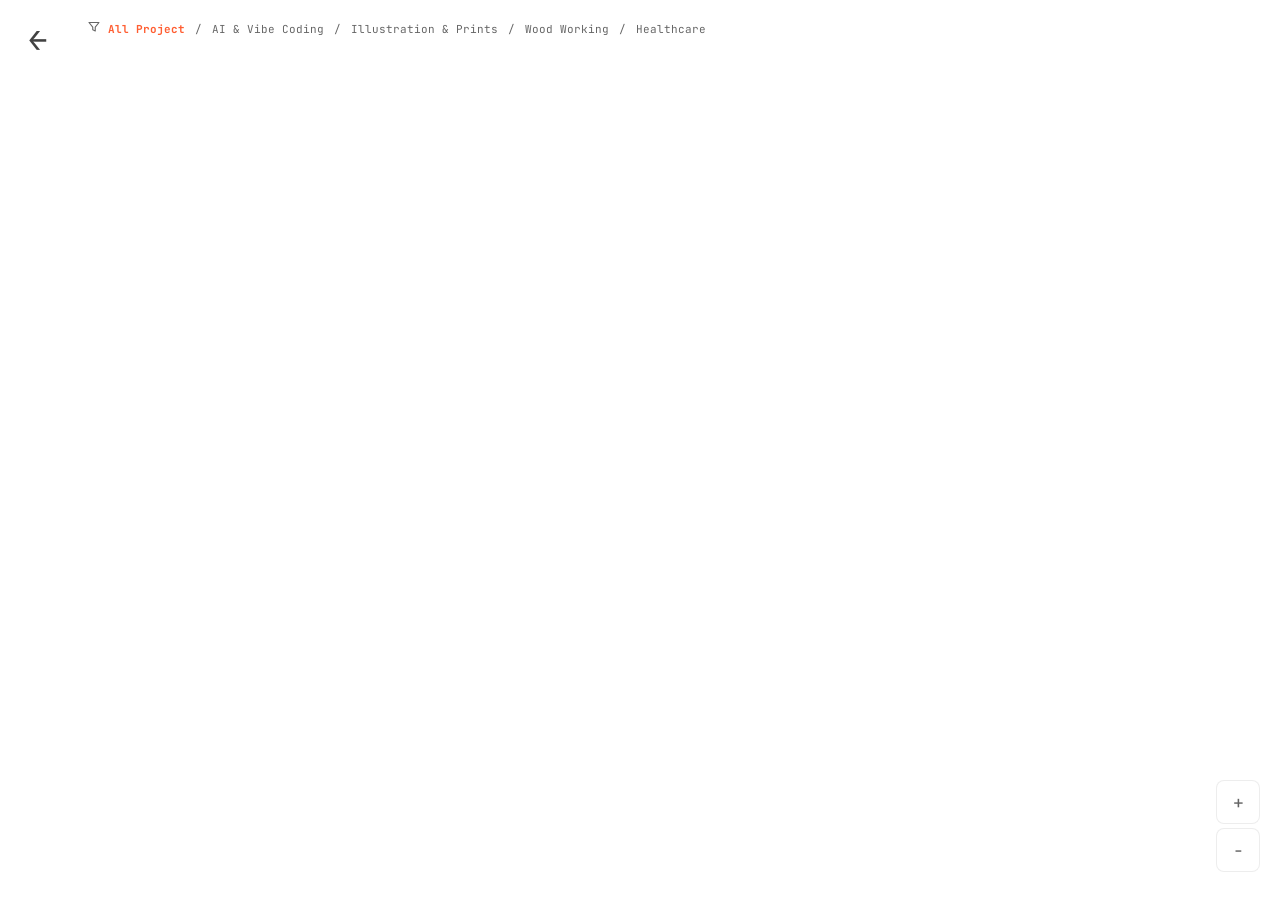
<file: playground.html>
<!DOCTYPE html>
<html lang="en">
<head>
  <meta charset="UTF-8" />
  <meta name="viewport" content="width=device-width, initial-scale=1.0" />
  <title>Playground — Risti U | UX, Product Designer & AI Product Builder</title>
  <meta name="description" content="Risti U's playground for UX, product design, and AI product building. Explore AI experiments alongside analogue craft and hands-on design work." />
  <link rel="canonical" href="https://ristiu.github.io/playground.html" />
  <link rel="preconnect" href="https://fonts.googleapis.com" />
  <link rel="preconnect" href="https://fonts.gstatic.com" crossorigin />
  <link href="https://fonts.googleapis.com/css2?family=JetBrains+Mono:ital,wght@0,400;0,700;1,400&family=Newsreader:ital,wght@0,400;0,700;1,400;1,700&display=swap" rel="stylesheet" />
  <!-- Google tag (gtag.js) -->
  <script async src="https://www.googletagmanager.com/gtag/js?id=G-TZ4SXY87BP"></script>
  <script>
    window.dataLayer = window.dataLayer || [];
    function gtag(){dataLayer.push(arguments);}
    gtag('js', new Date());
    gtag('config', 'G-TZ4SXY87BP');
  </script>
  <style>
    *, *::before, *::after { box-sizing: border-box; margin: 0; padding: 0; }

    :root {
      --ink: #212121;
      --ink-muted: #666666;
      --accent: #FF5E32;
      --mono: 'JetBrains Mono', monospace;
      --serif: 'Newsreader', serif;
      --bg: #ffffff;
    }

    /* Cross-document view transition */
    @view-transition { navigation: auto; }

    /* Exit: zoom out like pulling back from the canvas */
    ::view-transition-old(root) {
      animation: pg-exit 0.5s cubic-bezier(0.4, 0, 0.8, 1) forwards;
    }
    /* Entering playground: short fade-in so canvas zoom plays underneath smoothly */
    ::view-transition-new(root) {
      animation: pg-fade-in 0.35s ease forwards;
    }
    @keyframes pg-fade-in {
      from { opacity: 0; }
      to   { opacity: 1; }
    }

    @keyframes pg-exit {
      to { opacity: 0; transform: scale(0.18); }
    }

    html, body {
      width: 100%; height: 100%;
      overflow: hidden;
      background: var(--bg);
      cursor: grab;
      user-select: none;
      touch-action: none;
      /* Trackpad horizontal swipe inside the canvas must not bubble
         into the browser's native back/forward navigation gesture. */
      overscroll-behavior: none;
      overscroll-behavior-x: none;
      overscroll-behavior-y: none;
    }

    body.grabbing { cursor: grabbing; }

    /* Canvas entrance — driven by JS zoom-from-far */
    #canvas-root {
      position: absolute;
      top: 0; left: 0;
      transform-origin: 0 0;
      will-change: transform;
      opacity: 0;
    }

    /* Back link */
    html.is-embedded .back { display: none; }
    html.is-embedded .card img,
    html.is-embedded .card video {
      -webkit-user-drag: none;
      user-drag: none;
      user-select: none;
      pointer-events: none;
    }
    /* Zoom is locked at 100% when embedded (see the pan/zoom script
       below) — the +/- buttons would do nothing, so hide them. */
    html.is-embedded .zoom-controls { display: none; }
    .back {
      position: fixed;
      top: 24px; left: 28px;
      font-family: var(--mono);
      font-size: 2rem;
      font-weight: 400;
      line-height: 1;
      color: var(--ink);
      text-decoration: none;
      z-index: 100;
      transition: opacity 0.15s;
      opacity: 0.85;
      text-shadow: 0 0 12px rgba(255,255,255,0.9), 0 0 4px rgba(255,255,255,0.8);
      padding: 8px;
      margin: -8px;
    }
    .back:hover { opacity: 1; }

    /* Zoom controls */
    .zoom-controls {
      position: fixed;
      bottom: 28px; right: 20px;
      display: flex;
      flex-direction: column;
      gap: 4px;
      z-index: 100;
    }
    .zoom-btn {
      width: 44px; height: 44px;
      background: rgba(255,255,255,0.92);
      backdrop-filter: blur(8px);
      -webkit-backdrop-filter: blur(8px);
      border: 1px solid rgba(0,0,0,0.1);
      border-radius: 8px;
      font-family: var(--mono);
      font-size: 18px;
      color: var(--ink);
      cursor: pointer;
      display: flex; align-items: center; justify-content: center;
      opacity: 0.7;
      transition: opacity 0.15s;
      touch-action: manipulation;
    }
    .zoom-btn:hover, .zoom-btn:active { opacity: 1; }

    /* Category filter — breadcrumb style (plain text + "/" separators,
       active item bold), not pill buttons. Left edge lines up with the
       homepage's Playground heading when embedded (see the JS below). */
    .filter-bar {
      position: fixed;
      top: 20px;
      left: 87.5px;
      z-index: 100;
      display: flex;
      flex-wrap: nowrap;
      align-items: baseline;
      justify-content: flex-start;
      gap: 0;
      max-width: min(900px, calc(100vw - 88px - 20px));
      overflow-x: auto;
      -webkit-overflow-scrolling: touch;
      scrollbar-width: none;
      padding-bottom: 2px;
    }
    .filter-bar::-webkit-scrollbar { display: none; }
    .filter-btn {
      font-family: var(--mono);
      font-size: 11px;
      line-height: 1.4;
      white-space: nowrap;
      padding: 2px;
      border: none;
      background: none;
      color: var(--ink-muted);
      font-weight: 400;
      cursor: pointer;
      touch-action: manipulation;
      text-shadow: 0 0 8px rgba(255,255,255,0.9), 0 0 3px rgba(255,255,255,0.8);
      transition: color 0.15s;
    }
    .filter-btn:hover { color: var(--ink); }
    .filter-btn.is-active {
      color: var(--accent);
      font-weight: 700;
    }
    .filter-sep {
      font-family: var(--mono);
      font-size: 11px;
      color: var(--ink-muted);
      margin: 0 8px;
      text-shadow: 0 0 8px rgba(255,255,255,0.9), 0 0 3px rgba(255,255,255,0.8);
      user-select: none;
    }
    .filter-icon {
      display: inline-flex;
      align-items: center;
      margin-right: 6px;
      color: var(--ink-muted);
      filter: drop-shadow(0 0 8px rgba(255,255,255,0.9)) drop-shadow(0 0 3px rgba(255,255,255,0.8));
    }
    .filter-icon svg { display: block; }
    /* Non-matching cards are removed from the board entirely (not just
       dimmed), and layoutCards() (below) re-packs the remaining ones so
       the columns collapse instead of leaving gaps. !important because
       .card.is-visible (same specificity, later in source, always
       present by the time filtering happens) would otherwise win. */
    .card.is-filtered-out {
      display: none !important;
    }

    /* Perspective wrapper — desktop 3D tilt context */
    #canvas-perspective {
      position: fixed;
      top: 0; left: 0;
      width: 100%; height: 100%;
      perspective: 1200px;
      perspective-origin: 50% 50%;
    }

    /* Cards */
    .card {
      position: absolute;
      width: 300px;
      background: transparent;
      overflow: hidden;
      cursor: default;
      /* --tiltX/--tiltY are set on #canvas-root by the mousemove
         handler below and inherit down to every card, giving a
         shared, subtle floating-in-3D parallax as the pointer moves
         (ambient only — cards no longer capture their own independent
         cursor-tracked rotation on hover, that read as fidgety).
         --cardZ is a per-card resting depth (layoutCards assigns a
         subtle base value per column for foreground/background
         hierarchy); hover pops it further via a plain :hover rule
         below, no rotation involved. */
      transform: rotate(var(--rot, 0deg)) translateZ(var(--cardZ, 0px)) rotateX(var(--tiltX, 0deg)) rotateY(var(--tiltY, 0deg));
      will-change: transform;
    }

    .card:hover {
      /* No independent rotation on hover — just a lift + forward Z-pop
         + slight scale, "depth-based" rather than tilt-based. The
         ambient rotateX/rotateY parallax keeps inheriting normally
         (unchanged, whether hovered or not), it's just no longer
         overridden per-card. */
      transform: rotate(var(--rot, 0deg)) translateY(-8px) translateZ(30px) scale(1.03) rotateX(var(--tiltX, 0deg)) rotateY(var(--tiltY, 0deg));
      box-shadow: none;
      z-index: 10;
    }

    .card img,
    .card video {
      width: 100%;
      display: block;
      object-fit: cover;
      transition: transform 0.55s cubic-bezier(0.2, 0, 0, 1);
      clip-path: inset(0);
    }

    /* Touch has no real hover — a tap can leave :hover "stuck" on iOS
       Safari, so this zoom stayed applied to whatever was last tapped
       instead of clearing. Gate it to devices with a real hover +
       pointer so touch never triggers it at all. */
    @media (hover: hover) and (pointer: fine) {
      .card:hover img,
      .card:hover video {
        transform: scale(1.07);
      }
    }

    /* Cards fade in on page load */
    .card {
      opacity: 0;
      /* This rule (not the earlier .card block) is the one that
         actually wins — same selector/specificity, later in source
         order — so the transition lives here, consolidated in one
         place instead of split across two same-specificity rules. */
      transition: opacity 0.4s ease, transform 0.4s cubic-bezier(0.175, 0.885, 0.32, 1.275), box-shadow 0.4s ease;
    }
    .card.is-visible {
      opacity: 1;
    }

    .card-caption {
      margin-top: 16px;
      padding: 0 16px 14px 0;
      font-family: var(--mono);
      font-size: 10px;
      line-height: 1.7;
      color: var(--ink-muted);
      background: transparent;
    }
    .card-caption strong {
      color: var(--ink-muted);
      font-weight: 600;
    }

    /* Note cards (text only) */
    .card.card--note {
      width: 260px;
      background: #ffffff;
      padding: 20px 22px;
    }

    .card-tag {
      font-family: var(--mono);
      font-size: 10px;
      letter-spacing: 0.04em;
      color: rgba(0,0,0,0.35);
    }
    .card-tag::before {
      content: ' / ';
      color: rgba(0,0,0,0.2);
    }

    .card.card--note .card-caption {
      position: static;
      padding: 0;
      font-size: 10px;
      background: none;
      color: var(--ink-muted);
      opacity: 1;
    }

    /* ── Thumbnail types ───────────────────────────────────────
       Three shapes share one card: --photo (one image), --stack
       (a deck of images, rest peeking behind), and --note (text
       only, for an article or a thought). Full text lives in
       .card-body, hidden on the thumbnail and revealed in the
       lightbox, so the canvas stays scannable. */
    .card--photo,
    .card--stack {
      cursor: pointer;
      overflow: visible;
    }

    /* Media frame: white mat + soft drop so a transparent PNG reads
       as a physical print rather than art floating on the page. */
    .card-media {
      position: relative;
      border-radius: 0;
      background: #ffffff;
      overflow: hidden;
    }
    .card-media img,
    .card-media video {
      border-radius: inherit;
    }

    /* Desktop only: clamp each thumbnail to Instagram's own aspect-
       ratio range (9:16 tallest, 16:9 widest) instead of showing every
       source photo at its raw ratio. Anything inside that range keeps
       its natural shape; a much taller or much wider original gets
       cropped (object-fit: cover, set globally on .card img/video). */
    @media (min-width: 900px) {
      .card--photo .card-media,
      .card--stack .card-media {
        container-type: inline-size;
      }
      .card--photo .card-media > img,
      .card--photo .card-media > video,
      .card--stack .card-media > img,
      .card--stack .card-media > video {
        max-height: 177.78cqw;
        min-height: 56.25cqw;
      }
    }

    /* Deck: the first image sits on top, the rest fan out behind it
       and only their edges show. They stay in the DOM so the
       lightbox can show every frame. */
    .card--stack .card-media > :first-child { position: relative; z-index: 3; }
    .card--stack .card-media { overflow: visible; }
    /* Desktop: the deck fans out behind the front image — except when
       the front image is a transparent PNG (e.g. Kemo(n)!), where the
       sheets behind it would show through its transparent areas
       instead of reading as a clean stack. That case falls back to a
       single photo + count badge instead. Mobile always shows every
       sheet in normal flow regardless (the max-width: 899px block
       below forces display back on with !important). */
    @media (min-width: 900px) {
      .card--stack .card-media > :nth-child(2),
      .card--stack .card-media > :nth-child(3) {
        position: absolute;
        inset: 0;
        height: 100%;
        object-fit: cover;
        border-radius: 0;
        /* Dimmed (no color wash) so the sheets behind the front photo
           read as receding into the stack rather than sitting at the
           same depth. */
        filter: brightness(0.9);
        /* Sits flat/uncollapsed behind the front photo (no rotation)
           until .is-visible fans it out — see below. Was previously
           always at its fanned transform, which was already the value
           at first paint, so it never actually animated in: a CSS
           transition only plays on a value *change*, and there wasn't
           one. Same easing as the card's own transform. */
        transform: rotate(0deg) translate(0, 0) scale(1);
        transition: transform 0.5s cubic-bezier(0.175, 0.885, 0.32, 1.275);
      }
      .card--stack.is-visible .card-media > :nth-child(2) {
        z-index: 2;
        transform: rotate(3.5deg) translate(7px, 5px) scale(0.985);
        /* Staggered a beat behind the 3rd sheet so the deck reads as
           dealt outward (furthest sheet first) rather than every
           layer fanning out in lockstep. */
        transition-delay: 0.08s;
      }
      .card--stack.is-visible .card-media > :nth-child(3) {
        z-index: 1;
        transform: rotate(-3deg) translate(-6px, 9px) scale(0.97);
      }
      /* Hover lift is on the card; the deck must not also scale its
         own layers or the fan collapses. */
      .card--stack:hover .card-media > :nth-child(n+2) { transform: none; }
      .card--stack:hover .card-media > :nth-child(2) {
        transform: rotate(5deg) translate(11px, 6px) scale(0.985);
      }
      .card--stack:hover .card-media > :nth-child(3) {
        transform: rotate(-4.5deg) translate(-10px, 11px) scale(0.97);
      }
      /* Army Bookmark / BTS card only — same absolute fan-peek stack
         as every other deck (still reads as a stack, not a plain
         vertical list), but its own inline style="height:auto" (an
         inline style always beats a plain stylesheet rule) was
         overriding the shared height:100% above and letting it grow
         to its own tall natural size, bleeding out past the card.
         !important forces the crop back to the hero's own box. */
      .card--stack .card-media > .army-typing {
        height: 100% !important;
        object-fit: cover;
      }
      /* PNG hero: back to a single photo + count badge, no fanned peek. */
      .card--stack .card-media > img:first-child[src$=".png"] ~ :nth-child(n+2) {
        display: none !important;
      }
      /* Only the front image plus its two peek sheets show on the
         thumbnail — a 4th+ sheet (e.g. the small extra context photo)
         stays lightbox-only, the badge count already covers it. */
      .card--stack .card-media > :nth-child(n+4) {
        display: none !important;
      }
    }

    /* Sheet count, bottom-right of a deck */
    .card--stack .card-media::after {
      content: attr(data-count);
      position: absolute;
      right: 8px;
      bottom: 8px;
      z-index: 4;
      font-family: var(--mono);
      font-size: 9px;
      line-height: 1;
      color: var(--ink);
      background: rgba(255, 255, 255, 0.92);
      backdrop-filter: blur(6px);
      -webkit-backdrop-filter: blur(6px);
      padding: 4px 6px;
      /* Matches .stack-card-tag's chip corner on the homepage, not a
         pill — same tag language across both pages. */
      border-radius: 2px;
    }

    /* Caption sits below the photo, clear of it */
    .card--photo .card-caption,
    .card--stack .card-caption {
      position: relative;
      z-index: 5;
      margin: 10px 0 0;
      padding: 9px 0 0;
      background: transparent;
      line-height: 1.45;
      width: fit-content;
      max-width: calc(100% - 24px);
    }
    /* Thumbnails carry the full copy, same as the lightbox. */
    .card--photo .card-body,
    .card--stack .card-body { display: inline; }
    /* A card can opt into a short thumbnail preview + "Read more"
       instead of the full copy; the lightbox always shows the full
       text regardless. */
    .card-body-full { display: none; }
    .read-more {
      color: #9A9A9A;
      text-decoration: underline;
      text-underline-offset: 3px;
    }

    /* Below 900px there is no popup (see isDesktopViewport() in the
       lightbox script), so nothing may depend on "tap to see the rest":
       every sheet in a deck has to be visible on the card itself, in
       normal flow rather than fanned/hidden behind the first, and the
       caption has to show its full text rather than a truncated
       preview. Same breakpoint as the desktop grid/collage compositions
       further down, so the two stay in sync. */
    @media (max-width: 899px) {
      .card--stack .card-media > :nth-child(n+2) {
        position: static !important;
        inset: auto !important;
        height: auto !important;
        width: 100% !important;
        display: block !important;
        object-fit: initial !important;
        transform: none !important;
        filter: none !important;
        margin-top: 0;
      }
      .card--stack .card-media::after { content: none; }
      .card-body-preview { display: none; }
      .card-body-full { display: inline; }
    }

    /* Text-only card: no media, so the card itself is the sheet. */
    .card.card--note {
      cursor: pointer;
      border-radius: 0;
    }
    .card.card--note .card-body { display: inline; }

    /* ── Lightbox ──────────────────────────────────────────────
       Opens over the canvas with the whole page blurred behind it.
       Content is cloned from the card on open, so there is one
       source of truth for each item's media and copy. */
    .lightbox {
      position: fixed;
      inset: 0;
      z-index: 200;
      display: flex;
      align-items: center;
      justify-content: center;
      padding: 5vh 24px;
      background: rgba(244, 244, 243, 0.55);
      backdrop-filter: blur(22px) saturate(120%);
      -webkit-backdrop-filter: blur(22px) saturate(120%);
      opacity: 0;
      pointer-events: none;
      transition: opacity 0.32s ease;
      cursor: default;
      --lb-w: min(560px, 100%);
    }
    .lightbox.is-open {
      opacity: 1;
      pointer-events: auto;
    }
    /* No sheet behind the content: the photos and the caption each
       float on the blurred canvas as separate objects. */
    .lightbox-panel {
      position: relative;
      width: var(--lb-w);
      max-height: 90vh;
      overflow-y: auto;
      overscroll-behavior: contain;
      background: none;
      /* overflow-y makes this a clipping box, which was slicing the
         drop shadows off the photos and the caption at its edges. The
         padding gives those shadows room to render inside it. */
      padding: 34px 40px 44px;
      transform: translateY(14px) scale(0.97);
      transition: transform 0.38s cubic-bezier(0.22, 1, 0.36, 1);
      scrollbar-width: none;
    }
    .lightbox-panel::-webkit-scrollbar { display: none; }
    .lightbox.is-open .lightbox-panel { transform: none; }

    /* Cloned media stacks vertically at full width — the deck fans
       out into the full set here. */
    .lightbox-panel .card-media {
      overflow: visible;
      box-shadow: none;
      background: none;
      display: flex;
      flex-direction: column;
      gap: 14px;
    }
    /* Lone photo still sits slightly off-axis so it reads as placed,
       not pasted. Height is capped so a tall shot cannot push the
       caption card out of view — width follows so nothing letterboxes. */
    .lightbox-panel .card-media:not(.card-media--collage) > * {
      --r: -1.4deg;
      width: auto !important;
      max-width: 100%;
      max-height: min(46vh, calc(var(--nat-h, 100000px) * 1.7));
      align-self: center;
      /* Site-wide rule: every photo shadow in the popup is a
         drop-shadow, not a box-shadow — it must follow the rendered
         pixels' own shape, not the element's rectangular box, so a
         transparent PNG's shadow hugs its actual content instead of a
         rectangle around its transparent padding. box-shadow: none
         cancels the generic ".card-media > *" rule further down,
         which would otherwise still apply its own box-shadow here. */
      box-shadow: none;
      filter:
        drop-shadow(0 2px 5px rgba(0, 0, 0, 0.10))
        drop-shadow(0 10px 16px rgba(0, 0, 0, 0.22));
    }
    .lightbox-panel .card-media::after { content: none; }
    /* Everything floating in the popup composes its resting tilt (--r,
       set by the rules below) with a drag offset (--dx/--dy, written by
       the pointer handler) and a scale (--s, used only for the opening
       "stack then spread" animation below). One transform, so dragging
       a photo never throws away the angle it was laid down at. */
    .lightbox-panel .card-media > *,
    .lightbox-panel .card-caption {
      transform: translate(var(--dx, 0px), var(--dy, 0px)) rotate(var(--r, 0deg)) scale(var(--s, 1)) !important;
      /* Four-way move arrows: these pieces are repositionable, and the
         body's grab hand belongs to the canvas panning behind. */
      cursor: move;
      touch-action: none;
    }
    /* On open, every piece is momentarily forced to --dx:0/--dy:0/--r:0
       (see open() in the script below) so they sit stacked on top of
       each other, then that override is lifted so each piece animates
       out to its own authored position — reads as the deck spreading,
       not just fading in already spread. This transition only exists
       while .is-spreading is present: adding it permanently would make
       dragging feel laggy instead of 1:1 with the pointer. */
    #lightbox-content.is-spreading .card-media > *,
    #lightbox-content.is-spreading .card-caption {
      transition: transform 0.32s cubic-bezier(0.22, 1, 0.36, 1);
    }
    .lightbox-panel .card-media > *.is-dragging,
    .lightbox-panel .card-caption.is-dragging {
      cursor: move;
      z-index: 20;
    }
    .lightbox-panel .card-media > * {
      position: static !important;
      inset: auto !important;
      width: 100%;
      height: auto !important;
      --r: 0deg;
      border-radius: 0;
      box-shadow: 0 1px 3px rgba(0, 0, 0, 0.10);
    }
    /* Opened deck: the sheets fan out across the width as square
       tiles. Sized by height rather than by column width, so they can
       never run taller than the viewport, and a square crop keeps far
       more of each photo visible than a wide letterbox strip would.
       Staggered and tilted so it reads as hand-laid, not a gallery. */
    .lightbox-panel .card-media--collage {
      display: flex;
      flex-direction: row;
      flex-wrap: wrap;
      align-items: flex-start;
      justify-content: center;
      gap: 0;
      padding: 0;
    }
    .lightbox-panel .card-media--collage > * {
      flex: 0 0 auto;
      /* Each sheet scales down to fit a box rather than being pinned to
         a fixed height: aspect is preserved, nothing is cropped or
         letterboxed, and a pair of wide photos still fits on one row
         instead of wrapping and pushing the caption off screen. */
      width: auto !important;
      height: auto !important;
      max-height: min(clamp(110px, 24vh, 260px), calc(var(--nat-h, 100000px) * 1.7));
      max-width: 44%;
      object-fit: contain;
      border-radius: 0;
      /* No fill behind the image itself — a plain background-color
         here would paint solid behind a transparent PNG's own
         transparent pixels, not just its letterbox bars, hiding the
         transparency the source image actually has. */
      background: none;
      /* drop-shadow, not box-shadow: a transparent PNG's visible shape
         (the sheet + icon) is smaller than its own rectangular box, and
         box-shadow always follows that box, not the alpha silhouette —
         it read as a rectangle of shadow floating around the actual
         content. drop-shadow follows the rendered pixels themselves.
         box-shadow must be cancelled explicitly: the generic
         ".card-media > *" rule above sets one, and since this rule no
         longer sets that property itself, the generic one would keep
         winning and draw its rectangle right alongside the filter. */
      box-shadow: none;
      filter:
        drop-shadow(0 2px 5px rgba(0, 0, 0, 0.10))
        drop-shadow(0 10px 16px rgba(0, 0, 0, 0.22));
    }
    /* Each tile after the first tucks against its neighbour and sits a
       little higher or lower, so the row never reads as a straight line. */
    /* The lead sheet is the hero, so it runs taller than the rest.
       Equal heights made a portrait hero look smaller than a landscape
       supporting shot, which read as the wrong thing being featured. */
    .lightbox-panel .card-media--collage > :nth-child(1) {
      max-height: min(clamp(170px, 38vh, 400px), calc(var(--nat-h, 100000px) * 1.7));
      max-width: 54%;
      --r: -1.6deg;
      z-index: 1;
    }
    .lightbox-panel .card-media--collage > :nth-child(2) {
      margin: 30px 0 0 -18px;
      --r: 2.1deg;
      z-index: 2;
    }
    .lightbox-panel .card-media--collage > :nth-child(3) {
      margin: -12px 0 0 -14px;
      --r: -2.4deg;
      z-index: 3;
    }
    /* The healthcare projects' third sheets contain several text and
       image panels, so they get more room than other collage tiles. */
    .lightbox-panel .card-media--collage > img[src*="playground-kemon-carecommunication"],
    .lightbox-panel .card-media--collage > img[src*="playground-pill-routines-formfollowfun"] {
      max-height: min(clamp(170px, 44vh, 460px), calc(var(--nat-h, 100000px) * 1.7)) !important;
      max-width: 78% !important;
    }
    .lightbox-panel .card-media--collage > :nth-child(4) {
      margin: 22px 0 0 -16px;
      --r: 1.7deg;
      z-index: 4;
    }
    /* Opt-in smaller tile, e.g. an extra context photo that shouldn't
       compete with the hero/supporting shots for attention. */
    .lightbox-panel .card-media--collage > .card-media-small {
      max-height: min(clamp(70px, 16vh, 150px), calc(var(--nat-h, 100000px) * 1.7)) !important;
      max-width: 26% !important;
    }
    .lightbox-panel .card-media--collage > :nth-child(n+5) {
      margin: -8px 0 0 -15px;
      --r: -1.5deg;
      z-index: 5;
    }

    /* Caption is the last floating object: a white card tucked under
       the photos and tilted the other way. */
    .lightbox-panel .card-caption {
      position: relative;
      z-index: 6;
      margin: 16px 0 0 4px;
      padding: 14px 16px 15px;
      background: #ffffff;
      border-radius: 0;
      box-shadow:
        0 2px 5px rgba(0, 0, 0, 0.10),
        0 16px 28px -12px rgba(0, 0, 0, 0.30);
      width: fit-content;
      max-width: 88%;
      font-size: 11px;
      line-height: 1.75;
      opacity: 1;
      --r: 0.9deg;
    }
    .lightbox-panel .card-body { display: inline !important; }
    .lightbox-panel .card-body-preview { display: none !important; }
    .lightbox-panel .card-body-full { display: inline !important; }
    .lightbox-panel .card-caption strong {
      display: block;
      margin-bottom: 2px;
      font-size: 12px;
      color: var(--ink);
    }

    /* Anchored to the lightbox itself, not the panel: the panel scrolls,
       which makes it a clipping box and was slicing the button.
       Measured out from the centre rather than pinned to the right edge:
       the homepage embeds this page in a full-bleed iframe that is wider
       than the visible viewport, so the iframe's own right edge — and
       anything sitting on it — falls off the side of the screen. */
    .lightbox-close {
      position: absolute;
      /* A fixed spot, not one derived from each item's own bounds: the
         compositions differ in size, so measuring per item made the
         button land somewhere new every time a project was opened.
         Measured out from the centre rather than pinned to the right
         edge, which falls off screen inside the homepage's wide iframe. */
      top: 12vh;
      right: auto;
      left: calc(50% + min(380px, 26vw));
      margin-left: 0;
      z-index: 10;
      width: 40px;
      height: 40px;
      border: none;
      border-radius: 50%;
      /* Dark on purpose: a white chip sat invisible against the pale
         blurred backdrop, which read as having no close button at all. */
      background: var(--ink);
      box-shadow: 0 3px 12px rgba(0, 0, 0, 0.3);
      font-family: var(--mono);
      font-size: 15px;
      line-height: 1;
      color: #ffffff;
      cursor: pointer;
      display: flex;
      align-items: center;
      justify-content: center;
      transition: background 0.18s ease, transform 0.18s ease;
    }
    .lightbox-close:hover { background: #000000; transform: scale(1.06); }

    /* Desktop: there is real horizontal room, so the sheets spread
       across it side by side instead of stacking into a tall column.
       Each row holds two, staggered vertically so the arrangement still
       reads as hand-laid rather than a gallery grid.

       These are the four confirmed default popup compositions, one per
       photo count/shape — every project's popup falls into one of them
       automatically from how many <img>/<video> children its .card-media
       has and their own aspect ratios. None of this is drag state (the
       modal has no persistence between opens, see the "Item lightbox"
       script below), so this IS what shows by default:
         1. 3+ photos, or a genuinely letterbox-shaped second photo that
            should read as a full band (e.g. Personalize Clock) —
            .card-media--collage / #lightbox-content.is-pair with
            "wide wide" spanning both columns beneath hero+caption.
         2. Exactly 2 photos where the second one should sit in its own
            column under the caption instead of spanning full width —
            one portrait hero + one landscape wide (e.g. the original
            "fan" pair), OR one landscape hero + one square-ish wide
            (e.g. BTS, Sankey). All opt in via data-layout="fan" (see
            the pinned override further down) — its own "hero wide"
            column, scale-1 height caps. The name is historical (the
            first card it was built for); it is really "second photo
            gets its own column," not specific to portrait+landscape.
         3. A single portrait photo/video (e.g. Freestyle Coloring
            Book) — #lightbox-content.is-single, scale-1 height cap.
         4. A single landscape/square photo (e.g. Onceover) — same
            #lightbox-content.is-single rule; the shape just reads
            differently because the source does.
       Do not retune these without asking. */
    @media (min-width: 900px) {
      /* 78vw, not 94vw: inside the homepage's full-bleed iframe the
         viewport is wider than the page, so a near-full-width spread
         runs off both sides of what the visitor can actually see. */
      .lightbox { --lb-w: min(1360px, 78vw); }
      .lightbox-panel { padding: 34px 44px 48px; }

      .lightbox-panel .card-media:not(.card-media--collage) > * {
        max-height: min(62vh, calc(var(--nat-h, 100000px) * 1.7));
      }

      .lightbox-panel .card-media--collage > * {
        max-height: min(clamp(150px, 46vh, 500px), calc(var(--nat-h, 100000px) * 1.7));
        max-width: 38%;
      }
      .lightbox-panel .card-media--collage > :nth-child(1) {
        max-height: min(clamp(260px, 68vh, 720px), calc(var(--nat-h, 100000px) * 1.7));
        max-width: 56%;
      }
      /* Tucked closer together — denser than the original "breathing"
         spread. */
      .lightbox-panel .card-media--collage > :nth-child(2) { margin: 10px 0 0 -18px; }
      .lightbox-panel .card-media--collage > :nth-child(3) { margin: -20px 0 0 -16px; }
      .lightbox-panel .card-media--collage > :nth-child(4) { margin: 6px 0 0 -20px; }
      .lightbox-panel .card-media--collage > :nth-child(n+5) { margin: -16px 0 0 -17px; }

      /* Give the healthcare projects' text-heavy second sheets more
         space while keeping their three-photo spreads beside the caption. */
      #lightbox-content[data-layout="pill-routines"] .card-media--collage,
      #lightbox-content[data-layout="kemon"] .card-media--collage {
        column-gap: clamp(8px, 0.8vw, 14px);
        row-gap: clamp(8px, 1vh, 14px);
      }
      #lightbox-content[data-layout="pill-routines"] .card-media--collage > :nth-child(1) {
        max-width: 40%;
      }
      #lightbox-content[data-layout="kemon"] .card-media--collage > :nth-child(1) {
        max-width: 36%;
      }
      #lightbox-content[data-layout="pill-routines"] .card-media--collage > :nth-child(2),
      #lightbox-content[data-layout="kemon"] .card-media--collage > :nth-child(2) {
        max-width: 55%;
        max-height: min(clamp(180px, 54vh, 560px), calc(var(--nat-h, 100000px) * 1.7));
        margin: 0;
      }
      #lightbox-content[data-layout="pill-routines"] .card-media--collage > :nth-child(3),
      #lightbox-content[data-layout="kemon"] .card-media--collage > :nth-child(3) {
        margin: 0;
      }

      /* Caption sits beside the photos rather than under them — one
         deck or one photo, same composition. That frees the whole
         height for the images, so they can run large, and it fills the
         width instead of leaving a column of empty space. */
      #lightbox-content {
        display: flex;
        flex-direction: row;
        align-items: center;
        justify-content: center;
        gap: 10px;
      }
      #lightbox-content .card-media { flex: 0 1 auto; min-width: 0; }
      #lightbox-content .card-caption {
        flex: 0 0 auto;
        max-width: 280px;
        margin: 0;
        --r: 0.9deg;
      }
      #lightbox-content.is-single .card-media { flex: 0 1 auto; min-width: 0; }
      /* Side by side, the photo no longer competes with the caption for
         vertical room, so it gets most of the height — the ID selector
         is what lets this beat the short-viewport cap further down,
         which only exists for the stacked layout. */
      /* Scale-1 cap (like the pair layouts below): show the photo at
         its own natural height rather than a flat vh fraction. The vh
         ceiling itself follows one rule everywhere in this file: how
         much of the panel's own 90vh a layout can safely give one
         photo without starving something else that shares the space.
         A single photo shares its row with only the caption (nothing
         stacks below it), so it can take nearly the whole panel. */
      #lightbox-content.is-single .card-media > * {
        max-height: min(var(--nat-h, 100000px), 88vh) !important;
        max-width: 100%;
      }
      #lightbox-content.is-single .card-caption {
        flex: 0 0 auto;
        max-width: 250px;
        margin: 0;
        --r: 0.9deg;
      }

      /* Two photos: borrowed from the editorial layout templates — a
         tall block and the caption share the top row, and the second
         photo runs the full width underneath. The wide supporting shots
         in this set are naturally letterbox-shaped, so a full-width band
         suits them better than a second column would. Still rotated a
         degree or two each, so it reads as laid out by hand rather than
         snapped to a grid. */
      #lightbox-content.is-pair {
        display: grid;
        grid-template-columns: minmax(0, 1.6fr) minmax(0, 1fr);
        grid-template-areas:
          "hero caption"
          "wide wide";
        align-items: center;
        justify-items: center;
        /* Tight: the pieces should look dropped next to each other on a
           desk, not spaced out on a gallery wall. */
        gap: 4px 12px;
        width: 100%;
      }
      #lightbox-content.is-pair .card-media { display: contents; }
      /* The rule for every photo's height cap in this file: scale-1
         (its own natural size) up to a ceiling set by how much of the
         panel's own 90vh that slot can take without starving whatever
         shares the space with it. Hero shares its row only with the
         caption, so it gets the bigger ceiling; wide always has hero's
         row above it, so its ceiling has to leave hero room too.
         Sized by height, not cropped: object-fit: cover forced every
         source into the same band shape regardless of what was in it,
         which cut off real content (a contact-sheet grid, a chart) —
         the whole point of the "photo" is to show it, not a slice of
         it. A more square photo here just won't span edge-to-edge like
         a true letterbox shot would; that is a difference in the
         source, not a bug. */
      #lightbox-content.is-pair .card-media > :nth-child(1) {
        grid-area: hero;
        margin: 0;
        max-width: 100%;
        max-height: min(var(--nat-h, 100000px), 52vh);
        --r: -1.9deg;
        --dx: 12px;
        --dy: 6px;
      }
      #lightbox-content.is-pair .card-media > :nth-child(2) {
        grid-area: wide;
        margin: 0;
        max-width: 100%;
        max-height: min(var(--nat-h, 100000px), 30vh);
        --r: 1.3deg;
        --dx: -34px;
        --dy: -14px;
      }
      #lightbox-content.is-pair .card-caption {
        grid-area: caption;
        max-width: 100%;
        margin: 0;
        justify-self: start;
        --r: -1.1deg;
        --dx: -26px;
        --dy: 18px;
      }

      /* Fan: this arrangement was signed off, so it is pinned to the item
         rather than left riding on the shared two-photo rule above —
         retuning that rule for another project cannot disturb this one.
         The rotation/offset values below plus the scale-1 height caps
         are the confirmed default composition for this card. Nothing
         here is drag state — the modal has no persistence between
         opens, it re-clones from the canvas card and reapplies these
         custom properties every time — so this IS what shows by
         default. Do not retune without asking. */
      /* The wide shot sits in its own column, under the caption, rather
         than spanning both columns and getting centered with a fixed-px
         offset — that offset was a constant number of pixels while the
         hero column's width scales with viewport width, so at a wide
         enough window the offset was no longer enough to clear the
         hero photo and the two overlapped. Giving wide its own track
         makes the non-overlap structural instead of viewport-dependent. */
      #lightbox-content.is-pair[data-layout="fan"] {
        gap: 4px 12px;
        grid-template-areas:
          "hero caption"
          "hero wide";
      }
      /* Capped at the photo's own natural height (scale 1) rather than a
         small vh fraction — the panel scrolls, so there is room to show
         it at full size; the vh figure only stops an oversized source
         from crossing the frame. */
      #lightbox-content.is-pair[data-layout="fan"] .card-media > :nth-child(1) {
        --r: -1.9deg; --dx: 12px; --dy: 6px;
        max-height: min(var(--nat-h, 100000px), 72vh);
      }
      #lightbox-content.is-pair[data-layout="fan"] .card-media > :nth-child(2) {
        --r: 1.3deg; --dx: -8px; --dy: 8px;
        max-height: min(var(--nat-h, 100000px), 40vh);
      }
      #lightbox-content.is-pair[data-layout="fan"] .card-media > .army-typing {
        --dy: 48px;
      }
      #lightbox-content.is-pair[data-layout="fan"] .card-caption {
        --r: -1.1deg; --dx: -26px; --dy: 18px;
      }
    }

    /* The homepage embeds this page in a ~500px-tall iframe, where even
       the caps above leave the caption card below the scroll fold. */
    @media (max-height: 620px) {
      .lightbox-panel .card-media:not(.card-media--collage) > * { max-height: min(38vh, calc(var(--nat-h, 100000px) * 1.7)); }
      /* Matches the ID-specificity rule in the desktop block, which
         would otherwise keep its taller cap on a short screen and push
         the panel into scrolling. */
      #lightbox-content.is-single .card-media > * { max-height: min(58vh, calc(var(--nat-h, 100000px) * 1.7)) !important; }
      .lightbox-panel .card-media--collage > * { max-height: min(clamp(100px, 26vh, 200px), calc(var(--nat-h, 100000px) * 1.7)); }
      .lightbox-panel .card-media--collage > :nth-child(1) { max-height: min(clamp(150px, 42vh, 300px), calc(var(--nat-h, 100000px) * 1.7)); }
      .lightbox-panel .card-caption { font-size: 10px; padding: 11px 13px 12px; }
    }

    @media (prefers-reduced-motion: reduce) {
      .lightbox, .lightbox-panel { transition: none; }
    }

    /* Section label */
    .canvas-label {
      position: absolute;
      font-family: var(--mono);
      font-size: 10px;
      color: var(--ink);
      opacity: 0.25;
      text-transform: uppercase;
      letter-spacing: 0.1em;
      pointer-events: none;
    }

    /* Mobile scroll progress bar. Left edge lines up with the back
       arrow's own left edge (32px, matching the mobile card row's own
       left padding — see the isMobile JS branch below) instead of the
       filter row, so it reads as anchored to the page's actual left
       margin. Sits far enough below the filter row (which bottoms out
       around 40px) to clear it with a visible gap. Width is an explicit
       100vw-based calc (matching how .filter-bar computes its own
       max-width above) rather than a `right` inset — a `right` inset on
       this fixed element was resolving short of the true viewport edge
       on real mobile browsers. */
    #scroll-track {
      display: none;
      position: fixed;
      top: 48px; left: 32px;
      width: calc(100vw - 32px - 12px);
      height: 3px;
      background: rgba(0,0,0,0.08);
      border-radius: 2px;
      z-index: 200;
      pointer-events: none;
    }
    #scroll-progress {
      height: 100%;
      width: 0%;
      background: linear-gradient(to right, #FF5E32, #f5c842, #00C896, #5B8DEF, #C374F2);
      border-radius: 2px;
      transition: width 0.08s linear;
    }

    @media (max-width: 699px) {
      #scroll-track { display: block; }
      .zoom-controls { display: none; }
      .filter-icon { transform: translateY(2px); }
      /* On mobile the back arrow used its own oversized desktop
         position (top:24/left:28, 2rem glyph) which sat awkwardly
         above-left of the filter row instead of reading as part of
         the same header cluster. Shrink and vertically line it up
         with the funnel icon + "All Project" row (top:20px), a short
         gap to its left. */
      /* Left edge matches the mobile card row's own left padding
         (root.style.padding = '72px 32px 40px' in the isMobile JS
         branch below) so the arrow lines up with the portfolio
         content underneath instead of the filter row above it. */
      .back {
        top: 15px;
        left: 32px;
        font-size: 1.2rem;
        line-height: 1.4;
      }
      /* .card--photo/.card--stack captions cap themselves at
         calc(100% - 24px) so a caption never touches the next card
         over on the desktop canvas — on mobile's single-column stack
         there is no next card, so that cap just makes the text
         column narrower than the photo sitting directly above it.
         Let it use the full width instead. */
      .card--photo .card-caption,
      .card--stack .card-caption {
        width: 100%;
        max-width: 100%;
      }
    }
  </style>
  <link rel="preload" as="video" href="assets/portfolio-playground/playground-fortune-cookie-mobile.mp4" type="video/mp4" media="(max-width: 1023px)" />
  <script src="playground-media.js" defer></script>
</head>
<body>

  <!-- Accent-orange multiply wash for the sheets peeking behind a deck's
       front photo. Composited back "in" the source so a transparent
       PNG's empty areas stay empty instead of filling with orange. -->
  <svg width="0" height="0" style="position:absolute" aria-hidden="true" focusable="false">
    <filter id="stack-tint" color-interpolation-filters="sRGB">
      <feFlood flood-color="#FF5E32" flood-opacity="0.5" result="tint" />
      <feBlend in="tint" in2="SourceGraphic" mode="multiply" result="washed" />
      <feComposite in="washed" in2="SourceGraphic" operator="in" />
    </filter>
  </svg>

  <a class="back" href="index.html" aria-label="Back">←</a>
  <div id="scroll-track"><div id="scroll-progress"></div></div>

  <!-- Category filter — buttons are generated from each card's
       data-category in the script below, "All" first. -->
  <div class="filter-bar" id="filter-bar"></div>
  <script>
    // Hide the back-to-homepage control when this page is embedded as
    // the homepage's own Playground canvas — going "back" to index.html
    // from inside index.html doesn't make sense there.
    if (window.self !== window.top) {
      document.documentElement.classList.add('is-embedded');
      // Native browser image/video drag ("ghosting") fights with the
      // canvas's own pointer-based pan — swallow it outright when embedded.
      document.addEventListener('dragstart', e => e.preventDefault());
    }
  </script>

  <div class="zoom-controls">
    <button class="zoom-btn" id="zoom-in">+</button>
    <button class="zoom-btn" id="zoom-out">−</button>
  </div>


  <div id="canvas-perspective">
  <div id="canvas-root">

    <!-- Add your cards here. Use left/top to position them on the infinite canvas. -->
    <!-- Card types. Each takes data-col (0-3) and data-rot (degrees).
         Everything inside .card-body is hidden on the thumbnail and
         shown when the card is opened, so keep the long copy there.

         1. Single photo — the image may be a transparent PNG:
    <div class="card card--photo" data-col="0" data-rot="-2" style="width:300px;">
      <div class="card-media">
        <img src="your-image.png" alt="" style="width:100%;display:block;" />
      </div>
      <p class="card-caption"><strong>Title</strong><span class="card-tag">Tag</span><span class="card-body"><br>The longer story.</span></p>
    </div>

         2. Photo stack — first image on top, the rest fan out behind
            and all of them show once opened:
    <div class="card card--stack" data-col="1" data-rot="1.5" style="width:300px;">
      <div class="card-media">
        <img src="one.jpg" alt="" style="width:100%;display:block;" />
        <img src="two.jpg" alt="" style="width:100%;display:block;" />
      </div>
      <p class="card-caption"><strong>Title</strong><span class="card-tag">Tag</span><span class="card-body"><br>The longer story.</span></p>
    </div>

         3. Caption only — for an article or a thought, no media:
    <div class="card card--note" data-col="2" data-rot="-1">
      <p class="card-caption"><strong>Title</strong><span class="card-tag">Tag</span><span class="card-body"><br>The whole note, shown on the card itself.</span></p>
    </div>
    -->

    <!-- Featured projects, followed by the rest of the Playground -->

    <!-- Onceover -->
    <div data-mobile-order="1" class="card card--photo" data-col="1" data-rot="-2" data-category="AI &amp; Vibe Coding" style="width:300px;">
      <div class="card-media">
        <img loading="lazy" decoding="async" width="938" height="607" src="assets/portfolio-playground/Onceover.webp" alt="Onceover Chrome extension" style="width:100%;height:auto;display:block;" />
      </div>
      <p class="card-caption"><strong>Onceover, Chrome Extension for Job Autofills (Unreleased)</strong><span class="card-tag">AI &amp; Vibe Coding</span><span class="card-body"><br><span class="card-body-preview">Applying for jobs is operationally heavy and emotionally draining. While not all job posting provide resume parse, and other ... <span class="read-more">Read more</span></span><span class="card-body-full">Applying for jobs is operationally heavy and emotionally draining. While not all job posting provide resume parse, and other extension can handle the data fetch, their cold UIs make filling them out feel like a tax return. I realized nobody was addressing the feeling of the experience for job filling form. Onceover taken position from being functional yet delightfull autofills job forms.</span></span></p>
    </div>
    <!-- Coloring Book -->
    <div data-mobile-order="2" class="card card--photo" data-col="0" data-rot="-1.2" data-category="Illustration &amp; Prints">
      <div class="card-media">
        <video poster="assets/portfolio-playground/playground-coloring-book-still.webp" width="640" height="1138" data-src="assets/portfolio-playground/playground-coloring-book.mp4" data-mobile-src="assets/portfolio-playground/playground-coloring-book-mobile.mp4" muted loop playsinline autoplay style="width:100%;height:auto;display:block;" preload="auto"></video>
      </div>
      <p class="card-caption"><strong>Freestyle Coloring Book</strong><span class="card-tag">Analogue Craft</span><span class="card-body"><br><span class="card-body-preview">6 titles coloring book + book binding myself. It built on one idea: outlines shouldn't dominate, so I sketched them loose, color ... <span class="read-more">Read more</span></span><span class="card-body-full">6 titles coloring book + book binding myself. It built on one idea: outlines shouldn't dominate, so I sketched them loose, color wherever feels right. Sold 50+ copies without expecting to. ^^<br><a href="https://www.instagram.com/contourgestalt/" target="_blank" rel="noopener" style="color:inherit;text-decoration:underline;text-underline-offset:3px;">@contourgestalt</a></span></span></p>
    </div>
    <!-- Pill intake routines -->
    <div data-mobile-order="5" class="card card--stack" data-col="2" data-rot="-1.5" data-layout="pill-routines" data-category="Healthcare" style="width:320px;">
      <div class="card-media">
        <img loading="eager" decoding="async" src="assets/portfolio-playground/playground-pill-routines-hero.webp" alt="Orange book-shaped pill case and a personalised medication pouch on a yellow background" width="1069" height="1008" style="width:100%;height:auto;display:block;" />
        <img loading="lazy" decoding="async" width="2000" height="1125" src="assets/portfolio-playground/playground-pill-routines-usercontext.webp" alt="User context: existing pillboxes and what's lacking for high-volume, hard-to-read dosing" style="width:100%;height:auto;display:block;" />
        <img loading="lazy" decoding="async" width="2000" height="1125" src="assets/portfolio-playground/playground-pill-routines-formfollowfun.webp" alt="Form follow fun: the book-shaped pill container concept and reaction to it" style="width:100%;height:auto;display:block;" />
      </div>
      <p class="card-caption"><strong>How might we make pill intake routines more fun for adults and older adults with polypharmacy?</strong><span class="card-tag">Service Design</span><span class="card-body"><br><span class="card-body-preview">This is designing inclusive healthcare. The project aims to make medication routines more engaging, by addressing the lack of a personalisation system ... <span class="read-more">Read more</span></span><span class="card-body-full">This is designing inclusive healthcare. The project aims to make medication routines more engaging, by addressing the lack of a personalisation system, especially for people with high amount daily medication (polypharmacy). Simple approaches of enabling daily schedule customization as well as easy material access would achieve design intent on reducing dreadfulness with ‘form follows fun’ philosophy.</span></span></p>
    </div>
    <!-- Army Bookmark -->
    <div data-mobile-order="6" class="card card--stack" data-col="3" data-rot="-2.5" data-layout="fan" data-category="AI &amp; Vibe Coding" style="width:300px;">
      <div class="card-media">
        <video width="480" height="328" data-src="assets/portfolio-playground/playground-army-bookmark.mp4" data-mobile-src="assets/portfolio-playground/playground-army-bookmark-mobile.mp4" muted loop playsinline autoplay style="width:100%;height:auto;display:block;" preload="auto"></video>
        <video width="676" height="574" autoplay class="army-typing" data-src="assets/portfolio-playground/playground-army-bookmark-2.mp4" data-mobile-src="assets/portfolio-playground/playground-army-bookmark-2-mobile.mp4" poster="assets/portfolio-playground/playground-army-bookmark-2-static.webp" muted loop playsinline style="width:100%;height:auto;display:block;" preload="auto"></video>
      </div>
      <p class="card-caption"><strong>Concert Info for BTS</strong><span class="card-tag">AI &amp; Vibe Coding</span><span class="card-body"><br><span class="card-body-preview">A concert info hub for Indonesian ARMY. 419 visitors in 30 days, 35 returning, 1m 45s average session. Zero ad spend. Apparently ... <span class="read-more">Read more</span></span><span class="card-body-full">A concert info hub for Indonesian ARMY. 419 visitors in 30 days, 35 returning, 1m 45s average session. Zero ad spend. Apparently word travels fast in the fandom.<br><a href="https://army-bookmark.github.io/" target="_blank" rel="noopener" style="color:inherit;text-decoration:underline;text-underline-offset:3px;">army-bookmark.github.io</a></span></span></p>
    </div>
    <!-- Kemo(n)! -->
    <div data-mobile-order="3" class="card card--stack" data-col="0" data-rot="-1.6" data-layout="kemon" data-category="Healthcare" style="width:320px;">
      <div class="card-media">
        <img loading="lazy" decoding="async" width="1000" height="870" src="assets/portfolio-playground/playground-kemon-hero.webp" alt="Kemo(n)! First Chemo Notes Sheet, printed and filled in by hand" style="width:100%;height:auto;display:block;" />
        <img loading="lazy" decoding="async" width="1200" height="675" src="assets/portfolio-playground/playground-kemon-context-1.webp" alt="User context: patients, doctors and nurses during a first chemo consultation" style="width:100%;height:auto;display:block;" />
        <img loading="lazy" decoding="async" width="2000" height="1125" src="assets/portfolio-playground/playground-kemon-carecommunication.webp" alt="Reflection on care communication and reactions to the concept" style="width:100%;height:auto;display:block;" />
      </div>
      <p class="card-caption"><strong>How might we make first-time chemotherapy journey more predictable?</strong><span class="card-tag">Service Design</span><span class="card-body"><br><span class="card-body-preview">This is designing care communication, First time doing chemo treatment, cancer patients and caregivers are usually in limbo - ... <span class="read-more">Read more</span></span><span class="card-body-full">This is designing care communication, First time doing chemo treatment, cancer patients and caregivers are usually in limbo - trying to cope with emotional acceptance while grasping the unfamiliar chemotherapy routines reality. To avoid stress-induced memory lapses during doctor&rsquo;s consultation: a simple, shareable, and printable microguide form is introduced to facilitate note-taking that makes chemotherapy steps more predictable.</span></span></p>
    </div>
    <!-- Fortune Cookie -->
    <div data-mobile-order="4" class="card card--photo" data-col="1" data-rot="2" data-category="AI &amp; Vibe Coding" style="width:300px;">
      <div class="card-media">
        <video poster="assets/portfolio-playground/playground-fortune-cookie-still.webp" width="584" height="640" data-src="assets/portfolio-playground/playground-fortune-cookie.mp4" data-mobile-src="assets/portfolio-playground/playground-fortune-cookie-mobile.mp4" muted loop playsinline autoplay style="width:100%;height:auto;display:block;" preload="auto"></video>
      </div>
      <p class="card-caption"><strong>Slice of fortune cookie</strong><span class="card-tag">AI &amp; Vibe Coding</span><span class="card-body"><br>Design challenge here is to learn vibe coding with zero cost! (no subscription at all only effort!)<br><a href="https://orange-table.github.io/slice-of-fortune-/" target="_blank" rel="noopener" style="color:inherit;text-decoration:underline;text-underline-offset:3px;">orange-table.github.io/slice-of-fortune</a></span></p>
    </div>
    <!-- Noodle Sankey -->
    <div data-mobile-order="7" class="card card--stack" data-col="2" data-rot="-1.8" data-layout="fan" data-category="AI &amp; Vibe Coding" style="width:340px;">
      <div class="card-media">
        <img loading="lazy" decoding="async" width="1200" height="896" src="assets/portfolio-playground/playground-sankey-noodle-chart.webp" alt="Sankey diagram campaign report, noodle chart" style="width:100%;height:auto;display:block;" />
        <img loading="lazy" decoding="async" width="1200" height="896" src="assets/portfolio-playground/playground-sankey-sheets-mockup.webp" alt="Sankey diagram campaign report, Google Sheets mockup" style="width:100%;height:auto;display:block;" />
      </div>
      <p class="card-caption"><strong>Campaign Report as Sankey Diagram</strong><span class="card-tag">AI &amp; Vibe Coding</span><span class="card-body"><br><span class="card-body-preview">I combined technical report with AI visual design to create playful, engaging campaign reports. Analyzed raw campaign data for a ... <span class="read-more">Read more</span></span><span class="card-body-full">I combined technical report with AI visual design to create playful, engaging campaign reports. Analyzed raw campaign data for a local food distributor into clear Sankey diagrams. Using Google Sheets, Tableau, and Gemini AI.</span></span></p>
    </div>
    <!-- Fan -->
    <div data-mobile-order="8" class="card card--stack" data-col="3" data-rot="-1.5" data-layout="fan" data-category="Wood Working" style="width:300px;">
      <div class="card-media">
        <img loading="lazy" decoding="async" width="600" height="800" src="assets/portfolio-playground/fan-after2.webp" alt="Fan after detail" style="width:100%;height:auto;display:block;" />
        <img loading="lazy" decoding="async" width="1200" height="675" src="assets/portfolio-playground/fan-before.webp" alt="Fan before — all white factory finish" style="width:100%;height:auto;display:block;" />
      </div>
      <p class="card-caption"><strong>How to make an industrialized product feel less industrial?</strong><span class="card-tag">Analogue Craft</span><span class="card-body"><br><span class="card-body-preview">Before: all white, straight from the factory. After: wood texture added by hand. The real surprise was how many people asked where ... <span class="read-more">Read more</span></span><span class="card-body-full">Before: all white, straight from the factory. After: wood texture added by hand. The real surprise was how many people asked where to buy it.</span></span></p>
    </div>
    <!-- Wooden Box -->
    <div data-mobile-order="9" class="card card--photo" data-col="1" data-rot="-1.4" data-category="Wood Working" style="width:300px;">
      <div class="card-media">
        <img loading="lazy" decoding="async" width="1200" height="582" src="assets/portfolio-playground/wooden-box.webp" alt="Wooden boxes with wood joinery" style="width:100%;height:auto;display:block;" />
      </div>
      <p class="card-caption"><strong>Wooden Box Creation</strong><span class="card-tag">Analogue Craft</span><span class="card-body"><br>Small wooden boxes made without a single drop of glue. Pure wood joinery, exploring different joint types and compositions.</span></p>
    </div>
    <!-- Personalize Clock -->
    <div data-mobile-order="10" class="card card--stack" data-col="2" data-rot="-1.5" data-category="Wood Working" style="width:300px;">
      <div class="card-media">
        <img loading="lazy" decoding="async" width="1410" height="688" src="assets/portfolio-playground/playground-clock-1.avif" alt="Personalize clock" style="width:100%;height:auto;display:block;" />
        <img loading="lazy" decoding="async" width="800" height="352" src="assets/portfolio-playground/playground-clock-2.webp" alt="Personalize clock detail" style="width:100%;height:auto;display:block;" />
      </div>
      <p class="card-caption"><strong>Personalize clock</strong><span class="card-tag">Analogue Craft</span><span class="card-body"><br><span class="card-body-preview">Upcycle material with collage technique. With personalised concept it gave freedom to the user to change the clock background as ... <span class="read-more">Read more</span></span><span class="card-body-full">Upcycle material with collage technique. With personalised concept it gave freedom to the user to change the clock background as they want.</span></span></p>
    </div>
    <!-- Exhibition -->
    <div data-mobile-order="11" class="card card--photo" data-col="3" data-rot="1.8" data-category="Illustration &amp; Prints">
      <div class="card-media">
        <img loading="lazy" decoding="async" width="652" height="800" src="assets/portfolio-playground/playground-exhibition.webp" alt="Exhibition" style="width:100%;height:auto;display:block;" />
      </div>
      <p class="card-caption" style="opacity:1;"><strong>Design Project Catalogue</strong><span class="card-tag">Analogue Craft</span><span class="card-body"><br><span class="card-body-preview">In collaborative projects, I serve as the lead for layout design and creative direction for Design Exhibition, I partner with ... <span class="read-more">Read more</span></span><span class="card-body-full">In collaborative projects, I serve as the lead for layout design and creative direction for Design Exhibition, I partner with illustrators to conceptualize the visual narrative, and also ensuring the final binding and production.</span></span></p>
    </div>


  </div>
  </div>

  <!-- Item lightbox — content is cloned from the clicked card -->
  <div class="lightbox" id="lightbox" role="dialog" aria-modal="true" aria-label="Playground item" hidden>
    <button class="lightbox-close" id="lightbox-close" type="button" aria-label="Close">&#10005;</button>
    <div class="lightbox-panel" id="lightbox-panel">
      <div id="lightbox-content"></div>
    </div>
  </div>

  <script src="cursor.js"></script>
  <script>
    // Mobile's horizontal card row grows taller as each lazy image/video
    // finishes loading (cards have no reserved aspect-ratio box beyond
    // their own width/height attributes). The browser's own scroll
    // restoration on reload races that: it jumps to the old scroll
    // offset before layout has settled, then jumps again once it has —
    // the "wild jump" on mobile reload. Same fix index.html already
    // uses for the same reason: hand restoration off entirely so a
    // fresh load just starts clean at the top instead of guessing.
    if ('scrollRestoration' in history) history.scrollRestoration = 'manual';

    const root = document.getElementById('canvas-root');
    const isMobile = window.innerWidth < 700;

    // isMobile is only ever computed once, at load, but everything
    // below it (canvas pan/zoom vs. native flex-row scroll, plus the
    // CSS breakpoints at 899px) assumes it stays true for the page's
    // whole life. Resizing a desktop browser window across that
    // threshold — un-maximizing, snapping to a narrower half of the
    // screen — leaves the JS running the old layout while the CSS
    // media queries keep responding live, so a card's stacked photos
    // switch to stacking in normal flow inside a box that's still
    // absolutely positioned for the old layout, and it overflows over
    // neighboring cards and the fixed filter bar. Reloading once on
    // the way across the threshold re-runs this script against the
    // new width instead of trying to live-migrate two very different
    // layout engines.
    // Debounced (settles 200ms after the last resize event) so a live
    // window-drag — which fires resize continuously — doesn't call
    // reload() over and over mid-drag; only once the width actually
    // settles on the other side of the breakpoint. Fades the page out
    // first instead of cutting straight to the browser's own blank
    // reload flash, so the transition reads as deliberate rather than
    // a jarring flicker.
    let resizeReloadTimer = null;
    window.addEventListener('resize', () => {
      clearTimeout(resizeReloadTimer);
      resizeReloadTimer = setTimeout(() => {
        if ((window.innerWidth < 700) !== isMobile) {
          document.documentElement.style.transition = 'opacity 0.18s ease';
          document.documentElement.style.opacity = '0';
          setTimeout(() => location.reload(), 180);
        }
      }, 200);
    });

    // ── Column packer — desktop only ─────────────────────────────
    // COL_X spacing (400px) is set so that even the widest card (340px,
    // see the inline width overrides below) still clears the next
    // column by a 60px minimum gap (400 - 340 = 60) — no two cards can
    // ever touch horizontally, at any pan position or aspect ratio,
    // since each column occupies a fixed, non-overlapping horizontal
    // band. GAP (vertical, within a column) is 48px for the same
    // reason. Depth: cards alternate a subtle base --cardZ by column
    // (checkerboard) so they read as sitting at slightly different
    // depths under the canvas's perspective — small enough (±10px)
    // that perspective foreshortening never grows a card past its
    // column's horizontal clearance.
    function layoutCards(opts) {
      // Cards hidden by the category filter (see the filter script at
      // the bottom of this file) are excluded here, not just skipped
      // visually — leaving them out of the stacking pass is what makes
      // the remaining cards collapse together instead of leaving a
      // gap where a hidden one used to be.
      const cards = [...document.querySelectorAll('#canvas-root .card[data-col]:not(.is-filtered-out)')];
      // When a category filter is narrowing the board (opts.reindex),
      // authored data-col would otherwise leave the surviving cards
      // stranded in their original columns — e.g. two matches in
      // columns 1 and 3 would leave a big empty gap where columns 0
      // and 2 used to be. Re-indexing sequentially (0, 1, 2, 3, 0, ...)
      // repacks them from the top-left instead. The default (unfiltered)
      // board keeps each card's own hand-authored column.
      const reindex = !!(opts && opts.reindex);
      // Everything on the board is laid out at 70% of the sizes the
      // numbers below are written in, so the authored clearance maths
      // stays readable while the whole composition tightens up.
      const SCALE = 1;
      const COL_GAP = 400;
      const COL_X = [0, 1, 2, 3].map(i => Math.round(60 * SCALE) + i * COL_GAP);
      // Embedded (homepage) view gets 25px of extra breathing room below
      // the sticky Playground header bar + its drop-shadow, so the top
      // row of cards never sits flush against that edge.
      const embedOffset = document.documentElement.classList.contains('is-embedded') ? 25 : 0;
      const COL_START = [150, 150, 150, 150].map(v => Math.round(v * SCALE) + embedOffset);
      const JITTER    = [0, 0, 0, 0, 0, 0, 0, 0];
      // Horizontal nudge + per-card tilt: the columns keep the
      // composition organized, these make it look hand-placed rather
      // than auto-packed. Clearance math, worst case between two
      // adjacent columns: 400 - 340 (widest card) = 60px of gutter,
      // minus 14 + 14 of opposing nudge = 32px, minus the extra width
      // a tilt sweeps out at the card's corners (a ~500px-tall card at
      // 2deg reaches about 9px past its box on each side) = ~14px
      // still clear. So no two cards touch, at any pan or zoom.
      const HJITTER   = [0, 0, 0, 0, 0, 0, 0, 0, 0];
      // Just enough lean to break the grid without the composition
      // reading as scattered — at larger angles the caption pills
      // overhang their photo and look accidental rather than placed.
      const TILT_SCALE   = 0;
      const MAX_TILT_DEG = 0;
      // GAP must absorb the largest |JITTER| value too, since jitter
      // shifts a card's displayed top *after* GAP already set the
      // next slot's baseline — 56 - 14 (max jitter) = 42px worst case,
      // still clearing the requested 40px minimum.
      // 56 * SCALE would be 39; pulled in further to 32 to close up the
      // white space between projects.
      const GAP       = 56;
      const COL_Z     = [10, -10, 10, -10];
      const colTops = [...COL_START];
      cards.forEach((card, i) => {
        const col = reindex ? (i % COL_X.length) : (parseInt(card.dataset.col) || 0);
        // Authored width is captured once, so re-running the layout
        // never scales an already-scaled card.
        if (!card.dataset.w) card.dataset.w = parseFloat(card.style.width) || card.offsetWidth;
        card.style.width = Math.round(card.dataset.w * SCALE) + 'px';
        const jitter = JITTER[i % JITTER.length];
        const top = colTops[col] + jitter;
        card.style.left = (COL_X[col] + HJITTER[i % HJITTER.length]) + 'px';
        card.style.top  = top + 'px';
        card.dataset.baseZ = COL_Z[col];
        card.style.setProperty('--cardZ', COL_Z[col] + 'px');
        // Resting tilt comes from each card's authored data-rot, clamped
        // so no card leans far enough to reach its neighbour (see the
        // clearance note above). The mousemove rotateX/rotateY parallax
        // on #canvas-root is a separate interaction effect and is
        // untouched by this.
        const rot = parseFloat(card.dataset.rot) || 0;
        const clamped = Math.max(-MAX_TILT_DEG, Math.min(MAX_TILT_DEG, rot * TILT_SCALE));
        card.style.setProperty('--rot', clamped + 'deg');
        colTops[col] = top + card.offsetHeight + GAP;
      });
    }

    if (!isMobile) {
      let layoutTimer;
      function scheduleLayout() {
        clearTimeout(layoutTimer);
        layoutTimer = setTimeout(layoutCards, 60);
      }
      layoutCards();
      document.querySelectorAll('#canvas-root img').forEach(img => {
        if (!img.complete) img.addEventListener('load', scheduleLayout);
      });
      document.querySelectorAll('#canvas-root video').forEach(v => {
        v.addEventListener('loadedmetadata', scheduleLayout);
      });
      window.addEventListener('load', layoutCards);
    }

    // ── Mobile: native horizontal scroll ─────────────────────────
    if (isMobile) {
      // Flatten perspective wrapper so native scroll works
      document.getElementById('canvas-perspective').style.display = 'contents';

      // Enable native horizontal scroll on the html element
      document.documentElement.style.overflow = 'auto';
      document.documentElement.style.height = 'auto';
      document.documentElement.style.touchAction = 'manipulation';
      document.body.style.overflow = 'visible';
      document.body.style.height = 'auto';
      document.body.style.touchAction = 'manipulation';
      document.body.style.cursor = 'default';

      // Canvas as flex row
      root.style.position = 'relative';
      root.style.display = 'flex';
      root.style.flexDirection = 'row';
      root.style.alignItems = 'flex-start';
      root.style.gap = '56px';
      root.style.padding = '72px 32px 40px';
      root.style.width = 'max-content';
      root.style.transform = 'none';
      root.style.willChange = 'auto';

      // Position each card in the row — straight, no tilt, so the row
      // reads as a clean grid on a phone.
      const cards = [...root.querySelectorAll('.card')];
      cards.forEach(card => {
        card.style.position       = 'relative';
        card.style.left           = '';
        card.style.top            = '';
        card.style.width          = '260px';
        card.style.flexShrink     = '0';
        card.style.transform      = 'none';
        // Mobile-only sequence, independent of DOM order — desktop's
        // column packer (layoutCards, desktop branch below) reads
        // data-col + DOM order instead and never looks at this, so
        // reordering the mobile row here can never shift anything on
        // desktop. Cards without an explicit data-mobile-order (there
        // shouldn't be any among the real cards) just keep DOM order.
        if (card.dataset.mobileOrder) card.style.order = card.dataset.mobileOrder;
      });

      // Fade in without zoom entrance
      root.style.opacity = '1';
      root.querySelectorAll('.card').forEach(card => card.classList.add('is-visible'));
      // The shared media loader starts each video as its card nears view.

      // Colorful progress bar
      const bar = document.getElementById('scroll-progress');
      function updateBar() {
        const maxScroll = document.documentElement.scrollWidth - window.innerWidth;
        const pct = maxScroll > 0 ? (window.scrollX / maxScroll) * 100 : 0;
        bar.style.width = pct + '%';
      }
      window.addEventListener('scroll', updateBar, { passive: true });
      updateBar();

      // Remember horizontal scroll position across reload. Restoring
      // this is exactly what history.scrollRestoration = 'manual'
      // (above) was disabling the *browser's* version of — its native
      // restore fired before lazy images/videos had settled the row's
      // real width, landing at a wrong offset and then jumping once
      // layout caught up. Doing it ourselves, once, after `load` has
      // fired (so every card's width is final), gets the same "land
      // where I left off" result without that race.
      const MOBILE_SCROLL_KEY = 'playgroundMobileScrollX';
      window.addEventListener('pagehide', () => {
        try { sessionStorage.setItem(MOBILE_SCROLL_KEY, String(window.scrollX)); } catch (e) {}
      });
      try {
        const savedX = sessionStorage.getItem(MOBILE_SCROLL_KEY);
        if (savedX !== null) {
          const restore = () => { window.scrollTo(parseFloat(savedX), 0); updateBar(); };
          if (document.readyState === 'complete') restore();
          else window.addEventListener('load', restore, { once: true });
        }
      } catch (e) {}

    } else {
      // ── Desktop: canvas pan + zoom ──────────────────────────────
      const perspEl = document.getElementById('canvas-perspective');
      const isEmbedded = document.documentElement.classList.contains('is-embedded');
      // Embedded on the homepage: zoom is fully locked at 100% (see the
      // wheel/pinch/zoomTo guards below) — cards never scale up past
      // native resolution, and panning stays completely free. Standalone
      // playground.html keeps its normal 0.15x–5x zoom range.
      const maxScale = isEmbedded ? 1 : 5;
      let scale = 1;
      let targetScale = 1;
      let zoomRafRunning = false;
      let tx = 0, ty = 0;
      let vx = 0, vy = 0;
      let tiltX = 0, tiltY = 0;
      const MAX_TILT = 2.5, TILT_K = 0.055;
      let lastX, lastY, lastT;
      let dragging = false;
      let rafId;

      // Cursor float (water drift)
      let floatX = 0, floatY = 0, targetFloatX = 0, targetFloatY = 0, floatRafId = null;

      // Embedded only: keep the card grid from being panned into blank
      // white space — clamp tx/ty against the *actual* bounding box of
      // every card (not the container's own box, which doesn't auto-
      // size around absolutely-positioned children) plus a fixed 50px
      // buffer past the outermost edges. Standalone playground.html
      // keeps unrestricted panning.
      function computeContentBounds() {
        const cards = [...root.querySelectorAll('.card')];
        if (!cards.length) return { minX: 0, minY: 0, maxX: 0, maxY: 0 };
        let minX = Infinity, minY = Infinity, maxX = -Infinity, maxY = -Infinity;
        cards.forEach(c => {
          const left = parseFloat(c.style.left) || 0;
          const top = parseFloat(c.style.top) || 0;
          minX = Math.min(minX, left);
          minY = Math.min(minY, top);
          maxX = Math.max(maxX, left + c.offsetWidth);
          maxY = Math.max(maxY, top + c.offsetHeight);
        });
        return { minX, minY, maxX, maxY };
      }

      function clampPan() {
        if (!isEmbedded) return;
        const b = computeContentBounds();
        const BUFFER_X = 235;
        // Tighter than BUFFER_X — less blank space above/below the
        // cards when panned to the top/bottom edge. Also the value that
        // pins how close the top row of cards can sit to the fixed
        // filter-bar HUD (see TOP_ANCHOR_MARGIN above) when embedded,
        // since clampPan() overrides that anchor.
        const BUFFER_Y = 80;
        const containerWidth = window.innerWidth, containerHeight = window.innerHeight;
        const contentWidth = (b.maxX - b.minX) * scale;
        const contentHeight = (b.maxY - b.minY) * scale;

        // Same math as the requested minX/maxX/minY/maxY formula, just
        // expressed in terms of the content's own min/max (b.minX etc.)
        // rather than an assumed origin, since the grid doesn't start
        // at (0,0). When content is narrower/shorter than the
        // container on an axis, collapsing the range to one exact
        // point would fully lock dragging on that axis — give it a
        // +/-BUFFER play range around center instead, so panning
        // always stays responsive (this is the "unlocked 360°" fix).
        let minX = (containerWidth - BUFFER_X) - b.maxX * scale;
        let maxX = BUFFER_X - b.minX * scale;
        if (minX > maxX) {
          const mid = (containerWidth - contentWidth) / 2 - b.minX * scale;
          minX = mid - BUFFER_X; maxX = mid + BUFFER_X;
        }
        let minY = (containerHeight - BUFFER_Y) - b.maxY * scale;
        let maxY = BUFFER_Y - b.minY * scale;
        if (minY > maxY) {
          const mid = (containerHeight - contentHeight) / 2 - b.minY * scale;
          minY = mid - BUFFER_Y; maxY = mid + BUFFER_Y;
        }

        // Clamp pan position on every drag frame:
        tx = Math.min(Math.max(tx, minX), maxX);
        ty = Math.min(Math.max(ty, minY), maxY);
      }

      function applyTransform() {
        clampPan();
        root.style.transform = `translate(${tx + floatX}px, ${ty + floatY}px) scale(${scale})`;
        perspEl.style.transform = `rotateX(${tiltX.toFixed(3)}deg) rotateY(${tiltY.toFixed(3)}deg)`;
      }

      // Exposed on window because tx/computeContentBounds/applyTransform
      // are block-scoped to this `if (!isMobile)` body — the category
      // filter script (bottom of file, a separate <script> block) can't
      // reach them otherwise. Re-centers the horizontal pan on whatever
      // the filter just left visible, so a narrowed selection doesn't
      // end up stranded off to one side of the viewport.
      window.recenterPlaygroundView = function () {
        const b = computeContentBounds();
        tx = window.innerWidth / 2 - (b.minX + b.maxX) / 2;
        applyTransform();
      };

      // Smooth zoom: scale eases toward targetScale each frame instead
      // of jumping straight there, so wheel/pinch/button zoom never
      // feels stuttery. tx/ty are computed for the target scale up
      // front (see zoomTo/wheel/pinch below) so the zoom still glides
      // toward the pointer/pinch anchor as it eases in.
      function tickZoom() {
        scale += (targetScale - scale) * 0.22;
        if (Math.abs(targetScale - scale) < 0.001) {
          scale = targetScale;
          applyTransform();
          zoomRafRunning = false;
          return;
        }
        applyTransform();
        requestAnimationFrame(tickZoom);
      }
      function startZoomLerp() {
        if (!zoomRafRunning) {
          zoomRafRunning = true;
          requestAnimationFrame(tickZoom);
        }
      }

      function resetTilt() {
        perspEl.style.transition = 'transform 0.6s cubic-bezier(0.2, 0, 0, 1)';
        perspEl.style.transform = 'rotateX(0deg) rotateY(0deg)';
        setTimeout(() => { perspEl.style.transition = ''; tiltX = 0; tiltY = 0; }, 600);
      }

      function tickFloat() {
        floatX += (targetFloatX - floatX) * 0.05;
        floatY += (targetFloatY - floatY) * 0.05;
        applyTransform();
        if (Math.abs(targetFloatX - floatX) > 0.05 || Math.abs(targetFloatY - floatY) > 0.05) {
          floatRafId = requestAnimationFrame(tickFloat);
        } else {
          floatRafId = null;
        }
      }

      document.addEventListener('mousemove', e => {
        if (dragging) return;
        const vcx = window.innerWidth / 2, vcy = window.innerHeight / 2;
        targetFloatX = ((e.clientX - vcx) / vcx) * 28;
        targetFloatY = ((e.clientY - vcy) / vcy) * 18;
        if (!floatRafId) floatRafId = requestAnimationFrame(tickFloat);

        // Subtle floating-in-3D tilt shared by every card: a shared
        // CSS custom property on #canvas-root (inherited by all .card
        // descendants) driven by pointer position.
        const nx = (e.clientX / window.innerWidth - 0.5) * 2;
        const ny = (e.clientY / window.innerHeight - 0.5) * 2;
        root.style.setProperty('--tiltY', (nx * 2).toFixed(2) + 'deg');
        root.style.setProperty('--tiltX', (-ny * 2).toFixed(2) + 'deg');
      });

      // Measured from the cards that were actually laid out, rather than
      // hardcoded: the old fixed 600 was tuned for a wider board, so
      // after the board tightened it pushed everything right and left a
      // band of dead space down the left edge. Horizontal stays centered
      // on the board; vertical anchors near the top instead of the
      // board's overall middle, so the default view opens on the first
      // row of projects instead of scrolled down into the middle of the
      // whole collection.
      const initialBounds = computeContentBounds();
      const canvasCenterX = (initialBounds.minX + initialBounds.maxX) / 2;
      // The category filter bar (see the script at the bottom of this
      // file) is a fixed HUD sitting at top:20px above this anchor.
      // Extra margin here keeps the first row of cards from rendering
      // underneath it.
      const TOP_ANCHOR_MARGIN = 110;
      tx = window.innerWidth / 2 - canvasCenterX;
      ty = TOP_ANCHOR_MARGIN - initialBounds.minY;

      // Embedded on the homepage: the homepage sets this flag once its
      // intro has played in this tab (same origin, so sessionStorage is
      // shared). A reload or return then lands the canvas settled
      // instead of zooming in from far again, matching the parent page.
      let settled = false;
      if (isEmbedded) {
        try { settled = sessionStorage.getItem('has_played_hero_animations') === 'true'; } catch (e) {}
      }

      // Remember whatever pan/zoom position the user was at, per tab,
      // so hitting reload lands back there — for standalone
      // playground.html, instead of replaying the zoom-in-from-far
      // entrance at the default top-left anchor; for the
      // homepage-embedded canvas, the existing `settled` flag above
      // already skips that entrance animation on reload, but it still
      // left tx/ty at the same default anchor every time — settled
      // only ever meant "skip the animation," never "remember where I
      // was." Separate keys since embedded locks zoom to 1x and
      // standalone doesn't; sharing one could hand a standalone scale
      // back to the embedded canvas or vice versa. Saved on every
      // unload (see the pagehide listener further down); read back
      // here before the default tx/ty/scale above would otherwise
      // stick.
      const POS_KEY = isEmbedded ? 'playgroundEmbeddedPos' : 'playgroundStandalonePos';
      try {
        const saved = JSON.parse(sessionStorage.getItem(POS_KEY));
        if (saved && typeof saved.tx === 'number' && typeof saved.ty === 'number' && typeof saved.scale === 'number') {
          tx = saved.tx; ty = saved.ty; scale = saved.scale; targetScale = scale;
          settled = true;
        }
      } catch (e) {}

      // The shared media loader starts visible videos as their cards
      // approach the viewport, including secondary sheets on mobile.

      window.addEventListener('pagehide', () => {
        try {
          sessionStorage.setItem(POS_KEY, JSON.stringify({ tx, ty, scale }));
        } catch (e) {}
      });

      if (settled) {
        root.style.transition = 'none';
        applyTransform();
        root.style.opacity = '1';
        root.querySelectorAll('.card').forEach(card => {
          card.style.transition = 'none';
          card.classList.add('is-visible');
          // Re-enable transitions next frame so hover lift still animates.
          requestAnimationFrame(() => { card.style.transition = ''; });
        });
      } else {
        // Zoom-from-far entrance
        const finalScale = scale, finalTx = tx, finalTy = ty;
        const cx = window.innerWidth / 2, cy = window.innerHeight / 2;
        const startScale = finalScale * 0.22;
        tx = cx - (cx - finalTx) * (startScale / finalScale);
        ty = cy - (cy - finalTy) * (startScale / finalScale);
        scale = startScale;

        root.style.opacity = '0';
        root.style.transition = 'none';
        applyTransform();

        setTimeout(() => {
          root.style.opacity = '1';
          root.style.transition = 'transform 0.75s cubic-bezier(0.22, 1, 0.36, 1)';
          scale = finalScale; tx = finalTx; ty = finalTy;
          applyTransform();
          root.addEventListener('transitionend', () => {
            root.style.transition = '';
            root.querySelectorAll('.card').forEach(card => card.classList.add('is-visible'));
          }, { once: true });
        }, 100);
      }

      // Pan with momentum
      function stopMomentum() {
        cancelAnimationFrame(rafId);
        vx = 0; vy = 0;
      }

      function startMomentum() {
        cancelAnimationFrame(rafId);
        const FRICTION = 0.92;
        function step() {
          if (Math.abs(vx) < 0.1 && Math.abs(vy) < 0.1) { resetTilt(); return; }
          vx *= FRICTION; vy *= FRICTION;
          tx += vx; ty += vy;
          tiltX += (Math.max(-MAX_TILT, Math.min(MAX_TILT, -vy * TILT_K)) - tiltX) * 0.14;
          tiltY += (Math.max(-MAX_TILT, Math.min(MAX_TILT,  vx * TILT_K)) - tiltY) * 0.14;
          applyTransform();
          rafId = requestAnimationFrame(step);
        }
        rafId = requestAnimationFrame(step);
      }

      document.addEventListener('pointerdown', e => {
        if (e.target.closest('a, button')) return;
        // The popup sits over the canvas: dragging its backdrop (or the
        // pieces in it) must not pan the board underneath.
        if (e.target.closest('.lightbox')) return;
        stopMomentum();
        perspEl.style.transition = '';
        dragging = true;
        lastX = e.clientX; lastY = e.clientY; lastT = Date.now();
        vx = 0; vy = 0;
        document.body.classList.add('grabbing');
        e.target.setPointerCapture?.(e.pointerId);
      });

      document.addEventListener('pointermove', e => {
        if (!dragging) return;
        const now = Date.now();
        const dt = Math.max(now - lastT, 1);
        const dx = e.clientX - lastX;
        const dy = e.clientY - lastY;
        vx = dx / dt * 16; vy = dy / dt * 16;
        tx += dx; ty += dy;
        lastX = e.clientX; lastY = e.clientY; lastT = now;
        tiltX += (Math.max(-MAX_TILT, Math.min(MAX_TILT, -vy * TILT_K)) - tiltX) * 0.22;
        tiltY += (Math.max(-MAX_TILT, Math.min(MAX_TILT,  vx * TILT_K)) - tiltY) * 0.22;
        applyTransform();
      });

      document.addEventListener('pointerup', () => {
        if (!dragging) return;
        dragging = false;
        document.body.classList.remove('grabbing');
        startMomentum();
      });

      document.addEventListener('pointercancel', () => {
        dragging = false;
        document.body.classList.remove('grabbing');
      });

      // Wheel: pan or zoom
      document.addEventListener('wheel', e => {
        // Let the popup scroll itself instead of panning the canvas.
        if (e.target.closest('.lightbox')) return;
        e.preventDefault();
        stopMomentum();
        if ((e.ctrlKey || e.metaKey) && !isEmbedded) {
          const zoomFactor = e.deltaY < 0 ? 1.06 : 0.94;
          const newScale = Math.min(Math.max(targetScale * zoomFactor, 0.15), maxScale);
          const mx = e.clientX, my = e.clientY;
          tx = mx - (mx - tx) * (newScale / scale);
          ty = my - (my - ty) * (newScale / scale);
          targetScale = newScale;
          startZoomLerp();
        } else {
          // Embedded: even a ctrl/meta + wheel gesture just pans —
          // zoom is fully locked, only free dragging/panning remains.
          tx -= e.deltaX; ty -= e.deltaY;
        }
        applyTransform();
      }, { passive: false });

      // Touch: pinch + pan (tablet / desktop touch screen)
      let touches = {};
      let pinchDist0, pinchScale0, pinchTx0, pinchTy0, pinchMx, pinchMy;

      document.addEventListener('touchstart', e => {
        stopMomentum();
        [...e.changedTouches].forEach(t => { touches[t.identifier] = { x: t.clientX, y: t.clientY }; });
        if (Object.keys(touches).length === 2) {
          const [a, b] = Object.values(touches);
          pinchDist0 = Math.hypot(b.x - a.x, b.y - a.y);
          pinchScale0 = scale;
          pinchTx0 = tx; pinchTy0 = ty;
          pinchMx = (a.x + b.x) / 2; pinchMy = (a.y + b.y) / 2;
        }
      }, { passive: true });

      document.addEventListener('touchmove', e => {
        e.preventDefault();
        [...e.changedTouches].forEach(t => { touches[t.identifier] = { x: t.clientX, y: t.clientY }; });
        const ids = Object.keys(touches);
        if (ids.length === 1) {
          const t = touches[ids[0]];
          tx += t.x - lastX; ty += t.y - lastY;
          lastX = t.x; lastY = t.y;
          applyTransform();
        } else if (ids.length === 2 && !isEmbedded) {
          const [a, b] = Object.values(touches);
          const dist = Math.hypot(b.x - a.x, b.y - a.y);
          const newScale = Math.min(Math.max(pinchScale0 * (dist / pinchDist0), 0.15), maxScale);
          tx = pinchMx - (pinchMx - pinchTx0) * (newScale / pinchScale0);
          ty = pinchMy - (pinchMy - pinchTy0) * (newScale / pinchScale0);
          scale = newScale;
          targetScale = newScale;
          applyTransform();
        } else if (ids.length === 2 && isEmbedded) {
          // Embedded: two-finger pinch pans (via the midpoint) instead
          // of scaling — zoom is fully locked.
          const [a, b] = Object.values(touches);
          const mx = (a.x + b.x) / 2, my = (a.y + b.y) / 2;
          tx += mx - pinchMx; ty += my - pinchMy;
          pinchMx = mx; pinchMy = my;
          applyTransform();
        }
      }, { passive: false });

      document.addEventListener('touchend', e => {
        [...e.changedTouches].forEach(t => { delete touches[t.identifier]; });
        if (Object.keys(touches).length === 0) startMomentum();
      }, { passive: true });

      // Zoom buttons
      function zoomTo(factor) {
        if (isEmbedded) return; // zoom fully locked when embedded
        stopMomentum();
        const cx = window.innerWidth / 2, cy = window.innerHeight / 2;
        const newScale = Math.min(Math.max(targetScale * factor, 0.15), maxScale);
        tx = cx - (cx - tx) * (newScale / scale);
        ty = cy - (cy - ty) * (newScale / scale);
        targetScale = newScale;
        startZoomLerp();
      }

      document.getElementById('zoom-in').addEventListener('click', () => zoomTo(1.25));
      document.getElementById('zoom-out').addEventListener('click', () => zoomTo(0.8));
    }
  </script>
  <script>
    // ── Item lightbox ────────────────────────────────────────────
    // A card opens into a blurred-backdrop panel showing its full
    // media set and copy. Content is cloned on open rather than
    // duplicated in the markup, so each item is authored once.
    (function () {
      const lb = document.getElementById('lightbox');
      const panel = document.getElementById('lightbox-panel');
      const content = document.getElementById('lightbox-content');
      const closeBtn = document.getElementById('lightbox-close');
      if (!lb) return;

      // Below 900px there is no popup at all: every photo in a deck is
      // shown inline instead of fanned/hidden behind the first (see the
      // matching CSS further up), and the caption is never truncated,
      // so a modal that only ever repeats what is already on the card
      // would add nothing. Matches the same breakpoint the desktop
      // grid/collage compositions use, so "has the rich layout" and
      // "opens a popup" stay in sync.
      const isDesktopViewport = () => window.matchMedia('(min-width: 900px)').matches;

      // Label each deck with its sheet count (drives .card-media::after).
      document.querySelectorAll('.card--stack .card-media').forEach(m => {
        m.setAttribute('data-count', m.children.length + ' photos');
      });

      let lastFocus = null;
      let closeTimer = null;


      // Pieces in the popup can be nudged around by hand. Offsets live
      // in --dx/--dy so the resting tilt set in CSS survives the drag.
      let dragEl = null, dragId = null, startX = 0, startY = 0, baseX = 0, baseY = 0, dragMoved = false;
      const num = v => parseFloat(v) || 0;

      content.addEventListener('pointerdown', e => {
        // A link inside the caption (e.g. a project URL) must still
        // navigate on click — capturing the pointer for dragging would
        // swallow that click before it ever fires.
        if (e.target.closest('a, button')) return;
        const el = e.target.closest('.card-media > *, .card-caption');
        if (!el || !content.contains(el)) return;
        dragEl = el;
        dragId = e.pointerId;
        dragMoved = false;
        startX = e.clientX; startY = e.clientY;
        const cs = getComputedStyle(el);
        baseX = num(cs.getPropertyValue('--dx'));
        baseY = num(cs.getPropertyValue('--dy'));
        el.setPointerCapture(e.pointerId);
        el.classList.add('is-dragging');
        e.preventDefault();
      });

      content.addEventListener('pointermove', e => {
        if (!dragEl || e.pointerId !== dragId) return;
        const dx = e.clientX - startX, dy = e.clientY - startY;
        if (!dragMoved && Math.hypot(dx, dy) > 3) dragMoved = true;
        dragEl.style.setProperty('--dx', (baseX + dx) + 'px');
        dragEl.style.setProperty('--dy', (baseY + dy) + 'px');
      });

      const endDrag = e => {
        if (!dragEl || e.pointerId !== dragId) return;
        dragEl.classList.remove('is-dragging');
        dragEl = null; dragId = null;
      };
      content.addEventListener('pointerup', endDrag);
      content.addEventListener('pointercancel', endDrag);
      content.addEventListener('dragstart', e => e.preventDefault());

      function open(card) {
        // A close still fading out has a pending cleanup that would
        // wipe what we are about to put in — cancel it first.
        if (closeTimer) { clearTimeout(closeTimer); closeTimer = null; }
        content.innerHTML = '';
        content.classList.remove('is-single', 'is-pair');
        const media = card.querySelector('.card-media');
        if (media) {
          const clone = media.cloneNode(true);
          // More than one sheet fans out into a collage rather than a
          // plain vertical list (see .card-media--collage). The collage
          // arranges sheets side by side rather than overlapping them,
          // so — unlike the card thumbnail's negative-margin peek — a
          // transparent PNG hero here has nothing behind it to bleed
          // through; no exception needed.
          if (clone.children.length > 1) clone.classList.add('card-media--collage');
          // Drives the editorial grid templates in CSS.
          clone.setAttribute('data-n', Math.min(clone.children.length, 4));
          // One photo sits beside its caption on desktop; a deck spreads
          // across the width with the caption underneath.
          content.classList.toggle('is-single', clone.children.length === 1);
          content.classList.toggle('is-pair', clone.children.length === 2);
          // An item can pin its own arrangement; see [data-layout] in CSS.
          if (card.dataset.layout) content.dataset.layout = card.dataset.layout;
          else delete content.dataset.layout;
          content.appendChild(clone);
        }
        const cap = card.querySelector('.card-caption');
        if (cap) content.appendChild(cap.cloneNode(true));

        // Cloned videos need their deferred source attached when the
        // popup opens, including a deck's previously hidden sheets.
        content.querySelectorAll('video').forEach(v => {
          window.PlaygroundMedia.play(v);
        });

        // Publish each item's intrinsic height as --nat-h. The sizing
        // rules cap at min(cap, --nat-h * 1.7): a source may be scaled
        // up to 70% beyond its own pixels, which still reads as sharp,
        // but not stretched arbitrarily far just to fill the layout.
        const setNat = el => {
          const h = el.naturalHeight || el.videoHeight;
          if (h) el.style.setProperty('--nat-h', h + 'px');
        };
        content.querySelectorAll('img').forEach(setNat);
        content.querySelectorAll('video').forEach(v => {
          if (v.videoHeight) setNat(v);
          else v.addEventListener('loadedmetadata', () => setNat(v), { once: true });
        });

        lastFocus = document.activeElement;
        lb.hidden = false;

        // Stack-then-spread: grid/flex puts hero, wide and caption in
        // separate columns/rows, so zeroing --dx/--dy alone would still
        // leave them sitting apart in their own cells — not actually
        // "stacked". Measure where layout actually placed each piece
        // (now that lb is unhidden and it has been laid out), find the
        // shared center of that whole composition, then express "move
        // to that center" as a --dx/--dy override relative to each
        // piece's own static grid/flex position. Releasing the override
        // a frame later restores exactly the --dx/--dy/--r each piece's
        // own composition rule authored (read dynamically, so this
        // works the same for single/pair/fan/collage).
        const pieces = [...content.querySelectorAll('.card-media > *, .card-caption')];
        void content.offsetHeight; // flush layout before measuring
        const rects = pieces.map(el => el.getBoundingClientRect());
        const centerX = (Math.min(...rects.map(r => r.left)) + Math.max(...rects.map(r => r.right))) / 2;
        const centerY = (Math.min(...rects.map(r => r.top)) + Math.max(...rects.map(r => r.bottom))) / 2;
        const finalState = pieces.map((el, i) => {
          const cs = getComputedStyle(el);
          const dx = parseFloat(cs.getPropertyValue('--dx')) || 0;
          const dy = parseFloat(cs.getPropertyValue('--dy')) || 0;
          const r = rects[i];
          return {
            dx, dy,
            r: cs.getPropertyValue('--r') || '0deg',
            toCenterDx: dx - ((r.left + r.right) / 2 - centerX),
            toCenterDy: dy - ((r.top + r.bottom) / 2 - centerY),
          };
        });

        // Jump to the stacked pose FIRST, with no transition class on
        // the element yet — this must be an instant, un-animated snap.
        // Only *after* that stacked position has been committed do we
        // add .is-spreading and set the transition-delay, so the one
        // and only animated change is the release below (stacked →
        // final). Adding the transition class before this jump was the
        // actual bug: the snap-to-center itself would then try to
        // animate, and get redirected back to the final position on
        // the very next frame before it had moved anywhere — net
        // effect, no visible motion at all.
        pieces.forEach((el, i) => {
          const f = finalState[i];
          el.style.setProperty('--dx', f.toCenterDx + 'px');
          el.style.setProperty('--dy', f.toCenterDy + 'px');
          el.style.setProperty('--r', '0deg');
          el.style.setProperty('--s', '0.9');
        });
        void content.offsetHeight; // commit the stacked pose before enabling the transition
        content.classList.add('is-spreading');
        pieces.forEach((el, i) => { el.style.transitionDelay = (i * 25) + 'ms'; });

        // Next frame so the opacity/transform transition actually runs.
        // rAF is paused in a background tab, so a timeout guarantees the
        // panel still becomes visible and clickable rather than sticking
        // at opacity 0.
        const reveal = () => {
          lb.classList.add('is-open');
          pieces.forEach((el, i) => {
            const f = finalState[i];
            el.style.setProperty('--dx', f.dx + 'px');
            el.style.setProperty('--dy', f.dy + 'px');
            el.style.setProperty('--r', f.r);
            el.style.removeProperty('--s');
          });
          // Drag must stay 1:1 with the pointer — drop the transition
          // (and the per-piece delays, and the now-redundant explicit
          // --dx/--dy/--r) once the spread has finished.
          setTimeout(() => {
            content.classList.remove('is-spreading');
            pieces.forEach(el => {
              el.style.transitionDelay = '';
              el.style.removeProperty('--dx');
              el.style.removeProperty('--dy');
              el.style.removeProperty('--r');
            });
          }, 320 + pieces.length * 25);
        };
        requestAnimationFrame(reveal);
        setTimeout(reveal, 60);
        panel.scrollTop = 0;
        closeBtn.focus({ preventScroll: true });
      }

      function close() {
        lb.classList.remove('is-open');
        content.querySelectorAll('video').forEach(v => v.pause());
        const done = () => {
          // Reopened while fading out: leave the new content alone.
          if (lb.classList.contains('is-open')) return;
          lb.hidden = true;
          content.innerHTML = '';
          lb.removeEventListener('transitionend', done);
        };
        lb.addEventListener('transitionend', done);
        // Backstop: transitionend never fires if the tab is hidden.
        closeTimer = setTimeout(done, 420);
        if (lastFocus && lastFocus.focus) lastFocus.focus({ preventScroll: true });
      }

      // The canvas pans on pointer drag, so only treat a press as a
      // click when the pointer barely moved. Capture phase runs before
      // the canvas handlers.
      let downX = 0, downY = 0, moved = true;
      document.addEventListener('pointerdown', e => {
        downX = e.clientX; downY = e.clientY; moved = false;
      }, true);
      document.addEventListener('pointerup', e => {
        moved = Math.hypot(e.clientX - downX, e.clientY - downY) > 6;
      }, true);

      document.addEventListener('click', e => {
        if (!isDesktopViewport()) return;
        if (lb.contains(e.target)) return;
        if (moved) return;
        if (e.target.closest('a, button')) return;
        const card = e.target.closest('.card');
        if (!card) return;
        e.preventDefault();
        open(card);
      });

      closeBtn.addEventListener('click', close);
      lb.addEventListener('click', e => {
        // The click that ends a drag lands on the backdrop; swallow it once.
        if (dragMoved) { dragMoved = false; return; }
        // Anywhere outside the pieces themselves closes. Testing for the
        // overlay alone was not enough: the panel is a transparent box
        // covering most of the screen, so the empty space around a
        // composition belonged to the panel and swallowed the tap.
        if (e.target.closest('.card-media > *, .card-caption, .lightbox-close')) return;
        close();
      });
      document.addEventListener('keydown', e => {
        if (e.key === 'Escape' && lb.classList.contains('is-open')) close();
      });

      // Keyboard access: cards are divs, so give them a tab stop — but
      // only where there is actually something for Enter/Space to open.
      // Below 900px the card already shows everything inline, so it is
      // not a button at all and should not claim to be one.
      if (isDesktopViewport()) {
        document.querySelectorAll('.card--photo, .card--stack, .card--note').forEach(card => {
          card.tabIndex = 0;
          card.setAttribute('role', 'button');
          const t = card.querySelector('.card-caption strong');
          if (t) card.setAttribute('aria-label', t.textContent.trim());
          card.addEventListener('keydown', e => {
            if (!isDesktopViewport()) return;
            if (e.key === 'Enter' || e.key === ' ') { e.preventDefault(); open(card); }
          });
        });
      }
    })();
  </script>

  <script>
    // ── Category filter ──────────────────────────────────────────
    // Dims (rather than removes) cards outside the chosen category, so
    // canvas positions never shift and nothing needs relayout. Each
    // card opts in via data-category on the .card element itself.
    (function () {
      const bar = document.getElementById('filter-bar');
      if (!bar) return;
      const categories = ['AI & Vibe Coding', 'Illustration & Prints', 'Wood Working', 'Healthcare'];

      function makeButton(label, value) {
        const btn = document.createElement('button');
        btn.type = 'button';
        btn.className = 'filter-btn';
        btn.textContent = label;
        btn.dataset.filter = value;
        return btn;
      }

      function addSeparator() {
        const sep = document.createElement('span');
        sep.className = 'filter-sep';
        sep.textContent = '/';
        sep.setAttribute('aria-hidden', 'true');
        bar.appendChild(sep);
      }

      const icon = document.createElement('span');
      icon.className = 'filter-icon';
      icon.setAttribute('aria-hidden', 'true');
      icon.innerHTML = '<svg width="12" height="12" viewBox="0 0 12 12" fill="none" xmlns="http://www.w3.org/2000/svg"><path d="M1 1.5H11L7.25 6.1V10L4.75 8.8V6.1L1 1.5Z" stroke="currentColor" stroke-width="1.1" stroke-linejoin="round"/></svg>';
      bar.appendChild(icon);

      const allBtn = makeButton('All Project', '');
      allBtn.classList.add('is-active');
      bar.appendChild(allBtn);
      categories.forEach(cat => { addSeparator(); bar.appendChild(makeButton(cat, cat)); });

      function applyFilter(value) {
        document.querySelectorAll('.card[data-category]').forEach(card => {
          card.classList.toggle('is-filtered-out', !!value && card.dataset.category !== value);
        });
        bar.querySelectorAll('.filter-btn').forEach(btn => btn.classList.toggle('is-active', btn.dataset.filter === value));
        // Re-pack the columns now that some cards are display:none —
        // layoutCards() (defined earlier, global) only walks the cards
        // still in flow, so the remaining ones collapse together.
        // reindex: true (only while a specific category is chosen) also
        // repacks surviving cards into sequential columns starting from
        // the top-left, instead of leaving them stranded in whichever
        // column they were hand-placed in for the full board.
        if (!isMobile && typeof layoutCards === 'function') {
          layoutCards({ reindex: !!value });
          // Re-center the horizontal pan on whatever's now visible —
          // otherwise the pan (set once on load, centered on the full
          // board) leaves a narrowed selection off to one side, sometimes
          // mostly off-screen, instead of framed in view.
          if (typeof window.recenterPlaygroundView === 'function') window.recenterPlaygroundView();
        }
      }

      bar.addEventListener('click', e => {
        const btn = e.target.closest('.filter-btn');
        if (!btn) return;
        applyFilter(btn.dataset.filter);
      });

      // Embedded: line the bar's left edge up with the homepage's
      // Playground heading. A fixed CSS px value can't do this — the
      // embedded iframe is deliberately wider than the viewport (see
      // the homepage's own "78vw, not 94vw" comment), so how far its
      // own left edge sits off-screen varies with window width. Both
      // documents are same-origin, so measure the heading and the
      // iframe's own box from the parent's side (same coordinate
      // space, no cross-origin issue) and derive the offset from that.
      function alignToHeading() {
        if (window.parent === window) return;
        try {
          const parentDoc = window.parent.document;
          // Aligned to the "Playground" heading's left edge.
          const heading = parentDoc.querySelector('.playground-heading');
          const iframeEl = parentDoc.getElementById('playground-iframe');
          if (!heading || !iframeEl) return;
          const headingRect = heading.getBoundingClientRect();
          const iframeRect = iframeEl.getBoundingClientRect();
          // The parent applies `zoom: 1.2` at desktop widths (see
          // 00-shared-foundations.md); this document doesn't, so its own
          // pixels are 1:1 while rects read from the parent's side come
          // back pre-scaled by that zoom. Divide it back out, or the bar
          // lands 20% further right than the heading really is.
          const parentZoom = parseFloat(getComputedStyle(parentDoc.documentElement).zoom) || 1;
          bar.style.left = ((headingRect.left - iframeRect.left) / parentZoom) + 'px';
        } catch (e) {}
      }
      alignToHeading();
      window.addEventListener('resize', alignToHeading);
      window.addEventListener('load', alignToHeading);
    })();
  </script>
</body>
</html>
</file>
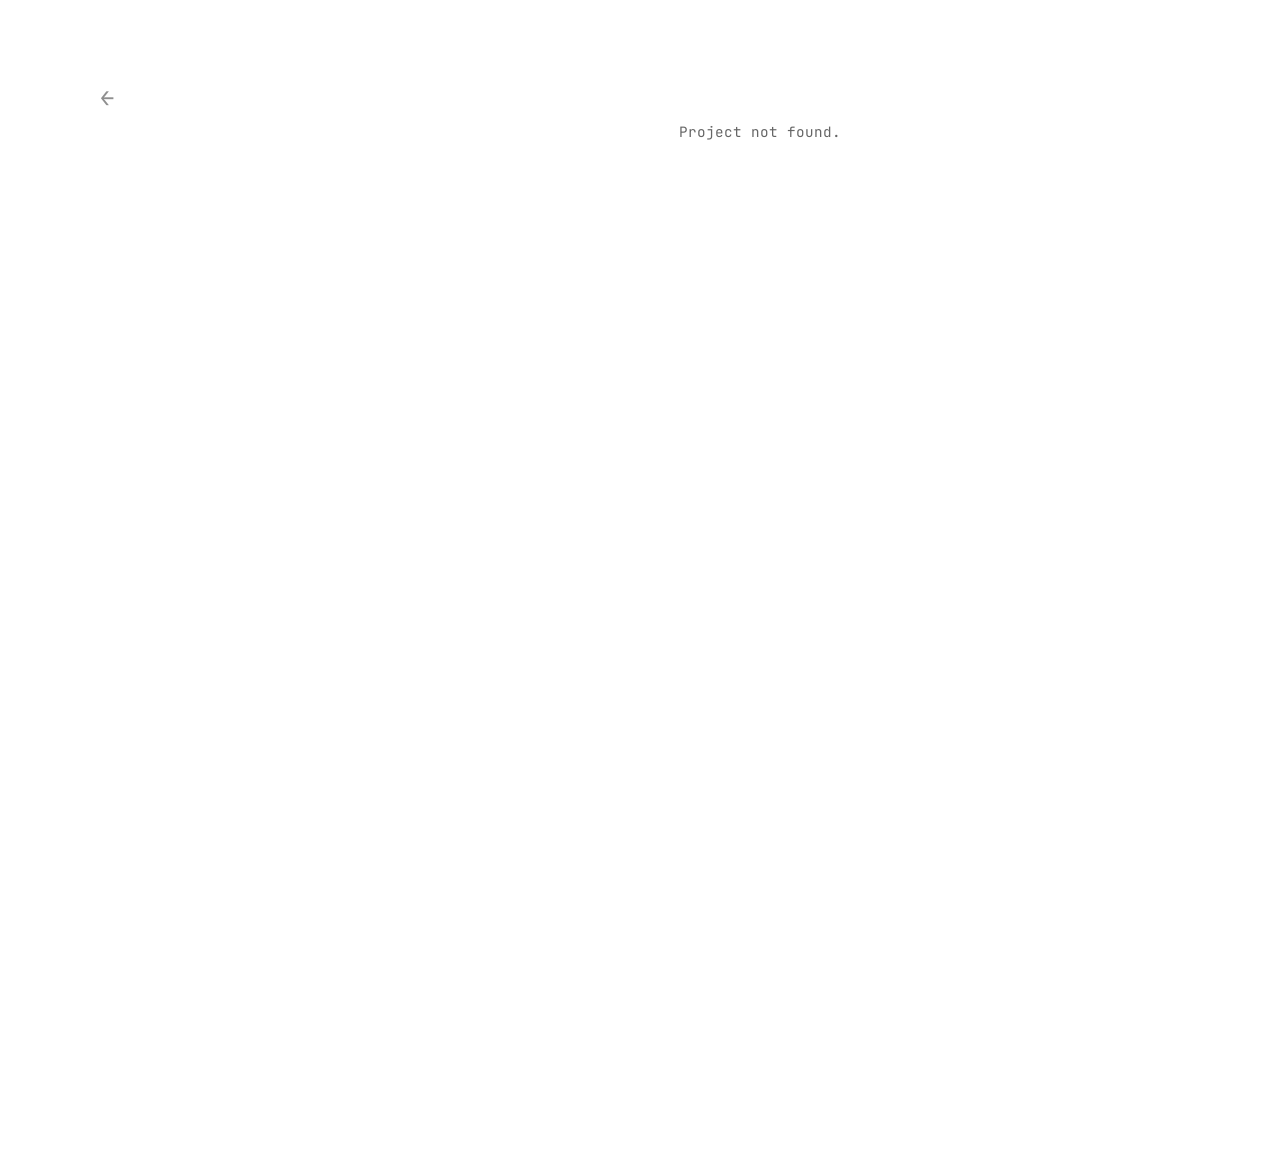
<file: project.html>
<!DOCTYPE html>
<html lang="en">
<head>
  <meta charset="UTF-8" />
  <meta name="viewport" content="width=device-width, initial-scale=1.0" />
  <title>Case Studies — Risti U | UX, Product Designer & AI Product Builder</title>
  <link rel="canonical" href="https://ristiu.github.io/project.html" />
  <meta name="description" content="Risti U's case studies in UX, product design, and AI product building. Explore research, strategy, and product work across travel, agriculture, and supply chains." />
  <meta property="og:title" content="Case Studies — Risti U | UX, Product Designer & AI Product Builder" />
  <meta property="og:description" content="Design case studies across agriculture, travel, supply chain, and consumer electronics. Field research, design strategy, and measurable outcomes." />
  <meta property="og:type" content="article" />
  <meta name="twitter:card" content="summary" />
  <meta name="twitter:title" content="Case Studies — Risti U | UX, Product Designer & AI Product Builder" />
  <link rel="preconnect" href="https://fonts.googleapis.com" />
  <link rel="preconnect" href="https://fonts.gstatic.com" crossorigin />
  <!-- Roboto: used only inside the before/after phone mockup UI -->
  <!-- Nunito Sans: used only inside the Warung Pintar picker phone mockup UI -->
  <!-- Combined into one request (was 3 separate stylesheet round trips) -->
  <link href="https://fonts.googleapis.com/css2?family=JetBrains+Mono:ital,wght@0,400;0,700;1,400&family=Newsreader:ital,wght@0,400;0,700;1,400;1,700&family=Square+Peg&family=Roboto:wght@400;500;700&family=Nunito+Sans:wght@400;600;700;800&display=swap" rel="stylesheet" />
  <link rel="stylesheet" href="style.css" />
  <!-- Before/After preview component (price-perception case study only).
       All rules scoped under .ba-section / .tv- / .old- / .new- prefixes. -->
  <style>
  .ba-section {
    --ba-bg: #f5f5f4;
    --ba-card: #ffffff;
    --ba-ink: #212121;
    --ba-ink-soft: #666666;
    --ba-line: #e4e4e2;
    --ba-radius-card: 5px;
    --ba-radius-phone: 24px;

    /* Traveloka-ish palette used inside the phone screens */
    --tv-blue: #4a90e2;
    --tv-blue-dark: #3a7bd0;
    --tv-blue-deep: #2f6cc0;
    --tv-link: #29b6f6;
    --tv-orange: #ff5e1f;
    --tv-green: #43a047;
    --tv-star: #ffb300;
    --tv-text: #313541;
    --tv-muted: #8a919e;
    --tv-border: #e8eaee;

    font-family: var(--mono);
    color: var(--ba-ink);
    background: var(--ba-bg);
    border-radius: var(--ba-radius-card);
    max-width: 100%;
    margin: 20px 0;
    padding: 40px 24px 48px;
    /* Prevent Safari from auto-boosting font size in this narrow mock-phone column,
       which wraps text onto extra lines and stretches every card taller. */
    -webkit-text-size-adjust: 100%;
    text-size-adjust: 100%;
  }

  .ba-tabs {
    display: flex;
    gap: 4px;
    background: var(--ba-line, #e4e4e2);
    border: 0;
    border-radius: 5px;
    padding: 4px;
    width: fit-content;
    margin: 0 auto 20px;
  }

  .ba-tab {
    font: inherit;
    font-size: 10px;
    letter-spacing: 0.02em;
    border: 0;
    background: transparent;
    color: var(--ba-ink-soft);
    padding: 7px 14px;
    border-radius: 5px;
    cursor: pointer;
    white-space: nowrap;
    transition: background 0.25s ease, color 0.25s ease;
  }
  .ba-tab:hover { background: rgba(0,0,0,0.04); }
  .ba-tab:focus-visible { outline: 2px solid var(--ba-ink); outline-offset: 2px; }
  .ba-tab[aria-selected="true"] {
    background: #ffffff;
    color: var(--ba-ink);
  }

  .ba-caption {
    text-align: center;
    max-width: 440px;
    margin: 0 auto 28px;
  }
  /* Each mockup reserves height for only its OWN longest tab (not shared
     across projects), and text sits flush at the top — any leftover space
     collects below, not split above/below — so the phone stays put when
     switching tabs without padding the box more than it needs. */
  .ba-caption--traveloka { min-height: 120px; }
  .ba-caption--wp { min-height: 100px; }
  .ba-caption .ba-tag {
    display: block;
    font-family: var(--mono);
    font-size: 11px;
    letter-spacing: 0.14em;
    text-transform: uppercase;
    color: var(--ba-ink-soft);
    margin-bottom: 6px;
  }
  .ba-caption p {
    font-family: 'Newsreader', Georgia, serif;
    font-size: 16px;
    line-height: 24px;
    color: var(--ba-ink);
  }

  .ba-stage {
    display: flex;
    align-items: center;
    justify-content: center;
    gap: 20px;
  }

  .ba-phone {
    width: min(320px, 78vw);
    aspect-ratio: 9 / 18;
    background: #111;
    border-radius: var(--ba-radius-phone);
    padding: 0;
    box-shadow: 0 24px 60px rgba(0,0,0,0.18);
  }

  .ba-screen {
    position: relative;
    width: 100%;
    height: 100%;
    border-radius: var(--ba-radius-phone);
    overflow: hidden;
    background: #fff;
  }

  .ba-panel {
    position: absolute;
    inset: 0;
    display: flex;
    flex-direction: column;
    opacity: 0;
    pointer-events: none;
    transition: opacity 0.35s ease;
  }
  .ba-panel.is-active { opacity: 1; pointer-events: auto; }

  .ba-scroll {
    flex: 1;
    overflow-y: auto;
    scrollbar-width: none;
    background: #f2f4f7;
  }
  .ba-scroll::-webkit-scrollbar { display: none; }

  .ba-hint {
    writing-mode: vertical-rl;
    font-size: 11px;
    letter-spacing: 0.1em;
    color: var(--ba-ink-soft);
    user-select: none;
    animation: ba-nudge 2.4s ease-in-out infinite;
  }
  @keyframes ba-nudge {
    0%, 100% { transform: translateY(0); }
    50% { transform: translateY(6px); }
  }

  @media (prefers-reduced-motion: reduce) {
    .ba-hint { animation: none; }
    .ba-tab, .ba-panel { transition: none; }
  }

  @media (max-width: 560px) {
    .ba-hint { display: none; }
    .ba-section { padding: 28px 14px 36px; margin: 20px 0; }
    .ba-phone { width: min(320px, 84vw); }
  }

  /* ── In-phone UI (shared) ── */
  .ba-section .tv {
    font-family: 'Roboto', -apple-system, sans-serif;
    color: var(--tv-text);
    font-size: 12px;
  }

  .tv-header {
    background: linear-gradient(180deg, var(--tv-blue) 0%, var(--tv-blue-dark) 100%);
    color: #fff;
    padding: 14px 14px 12px;
    flex-shrink: 0;
  }
  .tv-header-row {
    display: flex;
    align-items: center;
    gap: 12px;
  }
  .tv-header-title {
    flex: 1;
    text-align: center;
    line-height: 1.25;
  }
  .tv-header-title strong { font-size: 15px; font-weight: 500; display: block; }
  .tv-header-title span { font-size: 10px; opacity: 0.85; }
  .tv-icon {
    width: 20px;
    text-align: center;
    font-size: 16px;
    opacity: 0.95;
  }

  .tv-chips {
    display: flex;
    gap: 8px;
    margin-top: 12px;
    overflow: hidden;
  }
  .tv-chip {
    background: #fff;
    color: var(--tv-blue);
    font-weight: 500;
    font-size: 11px;
    padding: 7px 14px;
    border-radius: 4px;
    white-space: nowrap;
  }
  .tv-chip.is-active {
    background: var(--tv-blue-deep);
    color: #fff;
  }

  .tv-thumb {
    background-size: cover;
    background-position: center;
    flex-shrink: 0;
  }

  .tv-stars { color: var(--tv-star); font-size: 10px; letter-spacing: 1px; }
  .tv-payhotel { color: var(--tv-link); font-size: 10px; font-weight: 500; }
  /* Stars + "Pay at Hotel Available" row: keep to one line regardless of star
     count or phone width, so the card height stays consistent across devices. */
  .new-card-info > div:has(.tv-payhotel),
  .old-card-info > div:has(.tv-payhotel) {
    display: flex;
    align-items: center;
    gap: 4px;
    white-space: nowrap;
    overflow: hidden;
  }
  .new-card-info > div:has(.tv-payhotel) .tv-payhotel,
  .old-card-info > div:has(.tv-payhotel) .tv-payhotel {
    overflow: hidden;
    text-overflow: ellipsis;
  }
  .tv-loc { color: var(--tv-muted); font-size: 10px; margin-top: 2px; }
  .tv-rating-row {
    display: flex;
    align-items: center;
    gap: 4px;
    margin-top: 3px;
    font-size: 9.5px;
    color: var(--tv-muted);
  }
  .tv-rating-num { color: var(--tv-green); font-weight: 700; }
  .tv-dots { color: var(--tv-green); letter-spacing: 1px; font-size: 8px; }
  .tv-strike {
    color: var(--tv-muted);
    text-decoration: line-through;
    font-size: 10px;
  }
  .tv-price {
    color: var(--tv-orange);
    font-size: 15px;
    font-weight: 700;
    line-height: 1.2;
  }
  .tv-points {
    display: flex;
    align-items: center;
    gap: 4px;
    font-size: 10px;
    color: var(--tv-muted);
    margin-top: 2px;
  }
  .tv-points b { color: var(--tv-link); font-weight: 500; }
  .tv-coin {
    width: 11px; height: 11px;
    border-radius: 50%;
    background: var(--tv-link);
    color: #fff;
    font-size: 8px;
    display: inline-flex;
    align-items: center;
    justify-content: center;
    flex-shrink: 0;
  }

  /* ── Before screen, old hotel card ── */
  .old-card {
    background: #fff;
    margin-bottom: 8px;
  }
  .old-card-body {
    display: flex;
    gap: 10px;
    padding: 12px;
  }
  .old-card .tv-thumb {
    width: 92px;
    height: 118px;
  }
  .old-card-info { flex: 1; min-width: 0; }
  .old-card-name { font-size: 13px; font-weight: 500; line-height: 1.3; }
  .old-card-price-block {
    margin-top: 8px;
    padding-top: 8px;
    border-top: 1px dashed var(--tv-border);
  }
  .old-card-deal {
    display: flex;
    align-items: center;
    gap: 6px;
    border-top: 1px solid var(--tv-border);
    padding: 8px 12px;
    font-size: 10px;
    color: var(--tv-muted);
  }
  .old-card-deal .tv-coin { background: var(--tv-blue); }

  .old-bottombar {
    flex-shrink: 0;
    display: flex;
    background: #fff;
    border-top: 1px solid var(--tv-border);
  }
  .old-bottombar span {
    flex: 1;
    text-align: center;
    padding: 11px 0;
    font-size: 12px;
    font-weight: 500;
    color: var(--tv-blue);
  }
  .old-bottombar span + span { border-left: 1px solid var(--tv-border); }

  /* ── After screen, new hotel card ── */
  .new-banner {
    display: flex;
    align-items: center;
    gap: 10px;
    background: var(--tv-blue-deep);
    color: #fff;
    font-size: 10.5px;
    line-height: 1.45;
    padding: 10px 14px;
  }
  .new-banner-icon { font-size: 16px; }

  .new-section-title {
    font-size: 12px;
    font-weight: 700;
    color: var(--tv-text);
    padding: 12px 12px 8px;
  }

  .new-picks {
    display: flex;
    gap: 8px;
    padding: 0 12px 12px;
    overflow-x: auto;
    scrollbar-width: none;
  }
  .new-picks::-webkit-scrollbar { display: none; }
  .new-pick {
    position: relative;
    flex-shrink: 0;
    width: 210px;
    height: 118px;
    border-radius: 6px;
    overflow: hidden;
    background-size: cover;
    background-position: center;
    color: #fff;
  }
  .new-pick::after {
    content: "";
    position: absolute;
    inset: 0;
    background: linear-gradient(180deg, rgba(0,0,0,0.35) 0%, rgba(0,0,0,0.05) 45%, rgba(0,0,0,0.55) 100%);
  }
  .new-pick-inner {
    position: absolute;
    inset: 0;
    z-index: 1;
    padding: 8px 10px;
    display: flex;
    flex-direction: column;
  }
  .new-pick-top { display: flex; justify-content: space-between; align-items: flex-start; }
  .new-pick-name { font-size: 11px; font-weight: 700; max-width: 130px; line-height: 1.3; }
  .new-pick-rating {
    font-size: 8px;
    text-align: right;
    line-height: 1.4;
  }
  .new-pick-rating b {
    display: inline-block;
    background: var(--tv-link);
    padding: 1px 5px;
    border-radius: 3px;
    font-size: 9px;
  }
  .new-pick-bottom { margin-top: auto; }
  .new-pick-price { font-size: 13px; font-weight: 700; }
  .new-pick-promo { font-size: 8.5px; opacity: 0.9; }

  .new-card {
    display: flex;
    background: #fff;
    border-radius: 6px;
    margin: 0 12px 10px;
    box-shadow: 0 1px 3px rgba(0,0,0,0.08);
    overflow: hidden;
  }
  .new-card .tv-thumb {
    width: 104px;
    position: relative;
  }
  .new-card-badge {
    position: absolute;
    right: 8px;
    bottom: 8px;
    width: 22px;
    height: 22px;
    border-radius: 5px;
    background: var(--tv-green);
    color: #fff;
    font-size: 11px;
    display: flex;
    align-items: center;
    justify-content: center;
  }
  .new-card-info {
    flex: 1;
    min-width: 0;
    padding: 10px 12px;
  }
  .new-card-name { font-size: 12.5px; font-weight: 500; line-height: 1.3; }
  .new-deal {
    display: flex;
    align-items: center;
    gap: 4px;
    color: var(--tv-muted);
    font-size: 9.5px;
    font-weight: 500;
    margin-top: 6px;
  }
  .new-deal-plane {
    color: var(--tv-green);
    font-size: 14px;
    line-height: 1;
  }
  .new-price-row {
    display: flex;
    align-items: baseline;
    gap: 4px;
    flex-wrap: wrap;
  }
  .new-price-unit { font-size: 9px; color: var(--tv-muted); }
  .new-meta-row {
    display: flex;
    align-items: center;
    gap: 6px;
    font-size: 9.5px;
    color: var(--tv-muted);
    margin-top: 3px;
  }

  /* ── Warung Pintar picker mockup (warehouse-logistics case study) ── */
  .ba-section {
    --wp-yellow: #f6cf57;
    --wp-black: var(--ink, #212121);
    --wp-green: #00be6c;
    --wp-blue-soft: #a9c7e8;
    --wp-gray: #e5e5e5;
    --wp-gray-soft: #f5f5f5;
    --wp-text: #1c1c1c;
    --wp-muted: #9a9a9a;
  }

  .ba-section .wp {
    font-family: 'Nunito Sans', -apple-system, sans-serif;
    color: var(--wp-text);
    font-size: 12px;
  }
  .ba-panel.wp .ba-scroll { background: var(--wp-gray-soft); }

  @media (max-width: 560px) {
    /* 3 long labels: shrink to fit ~375px, scroll gracefully on narrower phones */
    .ba-tabs--wp {
      gap: 2px;
      padding: 3px;
      max-width: 100%;
      overflow-x: auto;
      scrollbar-width: none;
    }
    .ba-tabs--wp::-webkit-scrollbar { display: none; }
    .ba-tabs--wp .ba-tab { padding: 7px 8px; font-size: 10px; }
  }
  @media (prefers-reduced-motion: reduce) {
    .wp-scanline { animation: none !important; }
  }

  .wp-header {
    display: flex;
    align-items: center;
    gap: 14px;
    background: var(--wp-black);
    color: #fff;
    padding: 16px 16px;
    font-size: 14px;
    font-weight: 700;
    flex-shrink: 0;
  }
  .wp-back { font-size: 15px; line-height: 1; opacity: 0.9; }

  .wp-icon { display: inline-block; vertical-align: -3px; }

  .wp-card {
    background: #fff;
    border-radius: 8px;
    margin: 12px 12px 0;
    padding: 14px;
    box-shadow: 0 1px 3px rgba(0,0,0,0.07);
  }

  .wp-progress-label { font-size: 12px; font-weight: 600; }
  .wp-progress-bar {
    height: 8px;
    background: var(--wp-gray);
    border-radius: 999px;
    margin-top: 10px;
    overflow: hidden;
  }
  .wp-progress-fill {
    height: 100%;
    width: 14%;
    background: var(--wp-green);
    border-radius: 999px;
  }
  .wp-progress-num {
    font-size: 11px;
    font-weight: 800;
    color: var(--wp-green);
    margin-top: 6px;
  }

  .wp-cluster {
    display: flex;
    align-items: center;
    justify-content: space-between;
    padding: 18px 14px;
  }
  .wp-cluster-name { font-size: 13px; font-weight: 700; }
  .wp-cluster.is-disabled {
    background: #ececec;
    box-shadow: none;
  }
  .wp-cluster.is-disabled .wp-cluster-name { color: var(--wp-muted); }
  .wp-pie {
    width: 18px; height: 18px;
    border-radius: 50%;
    background: conic-gradient(var(--wp-green) 0 25%, #dff5ea 25% 100%);
  }
  .wp-pie.is-empty {
    background: transparent;
    border: 2px solid #cfcfcf;
  }

  .wp-sheet {
    background: #fff;
    border-radius: 8px;
    margin: 10px;
    padding: 6px 14px 4px;
    box-shadow: 0 1px 3px rgba(0,0,0,0.07);
  }

  .wp-sku-head { padding: 10px 0 12px; }
  .wp-sku-loc {
    display: flex;
    align-items: center;
    justify-content: space-between;
    font-size: 12px;
    font-weight: 600;
  }
  .wp-sku-loc-left { display: flex; align-items: center; gap: 8px; }
  .wp-sku-name {
    display: flex;
    align-items: center;
    gap: 8px;
    font-size: 15px;
    font-weight: 800;
    margin-top: 8px;
  }
  .wp-divider { border-top: 1.5px solid var(--ba-line, #e4e4e2); }

  .wp-uom {
    display: flex;
    align-items: center;
    justify-content: space-between;
    padding: 14px 0 6px;
  }
  .wp-uom-left {
    display: flex;
    align-items: center;
    gap: 8px;
    font-size: 13px;
  }
  .wp-uom-left b { font-weight: 800; }
  .wp-uom-note { font-size: 11px; color: #b5b5b5; }

  .wp-pick-row {
    display: flex;
    align-items: center;
    padding: 15px 0 15px 14px;
    border-bottom: 1px solid #efefef;
  }
  .wp-pick-row:last-child { border-bottom: 0; }
  .wp-pick-qty {
    width: 26px;
    font-size: 14px;
    font-weight: 700;
    text-align: right;
  }
  .wp-pick-arrow {
    color: #c9c9c9;
    font-size: 14px;
    margin: 0 14px;
  }
  .wp-pick-basket {
    display: flex;
    align-items: center;
    gap: 7px;
    font-size: 13px;
    font-weight: 600;
    flex: 1;
  }
  .wp-pick-actions {
    display: flex;
    align-items: center;
    gap: 14px;
  }
  .wp-checkbox {
    width: 24px; height: 24px;
    border: 1.5px solid var(--wp-blue-soft);
    background: #f7fafd;
    border-radius: 6px;
    display: flex;
    align-items: center;
    justify-content: center;
  }
  .wp-checkbox svg { display: none; }
  .wp-checkbox.is-checked {
    background: var(--wp-green);
    border-color: var(--wp-green);
  }
  .wp-checkbox.is-checked svg { display: block; }

  .wp-pick-row.is-done { background: #f4fbf7; }
  .wp-pick-row.is-done .wp-pick-qty,
  .wp-pick-row.is-done .wp-pick-basket { color: var(--wp-muted); }
  .wp-pick-row.is-done .wp-pick-basket svg { opacity: 0.55; }

  .wp-camera {
    flex: 1;
    position: relative;
    background:
      radial-gradient(ellipse at 50% 40%, #3a3a3a 0%, #161616 70%);
    display: flex;
    align-items: center;
    justify-content: center;
  }
  .wp-viewfinder {
    position: relative;
    width: 68%;
    aspect-ratio: 1.4 / 1;
  }
  .wp-corner {
    position: absolute;
    width: 26px; height: 26px;
    border: 3px solid var(--wp-yellow);
  }
  .wp-corner.tl { top: 0; left: 0; border-right: 0; border-bottom: 0; }
  .wp-corner.tr { top: 0; right: 0; border-left: 0; border-bottom: 0; }
  .wp-corner.bl { bottom: 0; left: 0; border-right: 0; border-top: 0; }
  .wp-corner.br { bottom: 0; right: 0; border-left: 0; border-top: 0; }
  .wp-scanline {
    position: absolute;
    left: 8%; right: 8%;
    height: 2px;
    background: var(--wp-yellow);
    box-shadow: 0 0 10px var(--wp-yellow);
    animation: wp-scan 2.2s ease-in-out infinite;
  }
  @keyframes wp-scan {
    0%, 100% { top: 12%; }
    50% { top: 85%; }
  }
  .wp-camera-hint {
    position: absolute;
    bottom: 16px;
    left: 0; right: 0;
    text-align: center;
    color: #fff;
    font-size: 11px;
    opacity: 0.85;
  }
  .wp-scan-footer {
    background: #111;
    padding: 4px 0 8px;
    flex-shrink: 0;
  }
  .wp-scan-btn {
    display: block;
    width: calc(100% - 24px);
    margin: 8px 12px;
    background: var(--wp-yellow);
    color: var(--wp-black);
    font-family: inherit;
    font-size: 13px;
    font-weight: 800;
    letter-spacing: 0.06em;
    text-align: center;
    border: 0;
    border-radius: 8px;
    padding: 13px 0;
    cursor: pointer;
  }

  /* ── Picking duration chart (warehouse-logistics case study) ── */
  .pdc-card {
    background: var(--ba-card, #ffffff);
    border-radius: 5px;
    padding: 20px 16px 8px;
    display: grid;
    grid-template-columns: 1fr 1fr;
    gap: 20px;
  }
  @media (max-width: 640px) {
    .pdc-card { grid-template-columns: 1fr; }
  }
  .pdc-chart { display: flex; flex-direction: column; }
  .pdc-title {
    text-align: center;
    font-family: var(--mono);
    font-size: 10px;
    letter-spacing: 0.04em;
    text-transform: uppercase;
    color: var(--ba-ink, #212121);
    margin-bottom: 8px;
  }
  .pdc-svg-wrap svg { display: block; width: 100%; height: auto; }
  .pdc-axis-line { stroke: var(--ba-ink-soft, #666666); stroke-width: 1; }
  .pdc-grid-line { stroke: #eeeeeb; stroke-width: 1; stroke-dasharray: 2 3; }
  .pdc-tick { font-size: 8px; fill: var(--ba-ink-soft, #666666); font-family: var(--mono); }
  .pdc-axis-label {
    font-family: var(--mono);
    font-weight: 700;
    fill: var(--ba-ink, #212121);
    font-size: 9px;
    text-transform: uppercase;
    letter-spacing: 0.03em;
  }
  .pdc-dot {
    fill: var(--ba-ink, #212121);
    fill-opacity: 0;
    transform-box: fill-box;
    transform-origin: center;
    transform: scale(0.4);
    transition: fill-opacity 0.3s ease, transform 0.3s ease;
  }
  .pdc-dots.is-drawn .pdc-dot {
    fill-opacity: 0.35;
    transform: scale(1);
    animation: pdc-twinkle 2.6s ease-in-out infinite;
    animation-delay: var(--tw-delay, 0s);
  }
  @keyframes pdc-twinkle {
    0%, 100% { fill-opacity: 0.22; }
    50%      { fill-opacity: 0.62; }
  }
  @media (prefers-reduced-motion: reduce) {
    .pdc-dots.is-drawn .pdc-dot { animation: none; }
  }
  .pdc-band { fill: rgba(47, 124, 198, 0.14); opacity: 0; transition: opacity 0.6s ease 0.4s; }
  .pdc-trend {
    fill: none;
    stroke: #2f7cc6;
    stroke-width: 2;
    stroke-linecap: round;
    stroke-linejoin: round;
    stroke-dasharray: 2000;
    stroke-dashoffset: 2000;
    transition: stroke-dashoffset 1.6s cubic-bezier(.5,.05,.15,1) 0.3s;
  }
  .pdc-svg-wrap.is-drawn .pdc-band { opacity: 1; }
  .pdc-svg-wrap.is-drawn .pdc-trend { stroke-dashoffset: 0; }
  @media (prefers-reduced-motion: reduce) {
    .pdc-dot, .pdc-band, .pdc-trend { transition: none !important; }
  }

  /* ── Review theme mind map (price-perception / Traveloka case study) ──
     Radial tree of negative hotel review themes. Nodes and connectors are
     generated in JS from a data list; this only styles them. Entrance is a
     staggered draw-in (connectors via pathLength=1 dash, nodes via scale)
     triggered on scroll-in. The Check-In branch is highlighted in the
     site accent; every other branch sits lighter. No frame, no interaction. */
  .rvm-section { margin: 20px 0; }
  /* A fixed-height window onto the map that pans in both directions
     (touch or trackpad). JS sizes the SVG and sets the initial scroll so
     Check-In starts centred; the fade lives on the outer .rvm-window so
     it stays put while the inner .rvm-scroll moves underneath it. */
  .rvm-window {
    position: relative;
    height: 380px;
    overflow: hidden;
  }
  .rvm-window::after {
    content: '';
    position: absolute;
    inset: 0;
    pointer-events: none;
    background:
      linear-gradient(to right,  #ffffff 0%, rgba(255,255,255,0) 18%, rgba(255,255,255,0) 82%, #ffffff 100%),
      linear-gradient(to bottom, #ffffff 0%, rgba(255,255,255,0) 22%, rgba(255,255,255,0) 78%, #ffffff 100%);
  }
  .rvm-scroll {
    height: 100%;
    overflow: auto;
    overscroll-behavior: contain;
    -webkit-overflow-scrolling: touch;
    scrollbar-width: none;
  }
  .rvm-scroll::-webkit-scrollbar { display: none; }
  .rvm-svg { display: block; height: auto; }
  @media (max-width: 640px) {
    .rvm-window { height: 320px; }
  }
  .rvm-link {
    fill: none;
    stroke: #7b89a6;
    stroke-width: 2.5;
    stroke-linecap: round;
    stroke-dasharray: 1;
    stroke-dashoffset: 1;
    transition: stroke-dashoffset 0.7s cubic-bezier(.4,.05,.2,1), stroke 0.3s ease, opacity 0.35s ease;
    transition-delay: var(--d, 0s), 0s, 0s;
  }
  .rvm-link--trunk { stroke-width: 4; }
  .rvm-node {
    transform-box: fill-box;
    transform-origin: center;
    transform: scale(0);
    opacity: 0;
    transition: transform 0.55s cubic-bezier(.34,1.56,.64,1), opacity 0.3s ease;
    transition-delay: var(--d, 0s);
  }
  .rvm-node circle {
    fill: #7b89a6;
    stroke: #ffffff;
    stroke-width: 3;
  }
  .rvm-node text {
    font-family: var(--mono);
    font-size: 15px;
    fill: #5b667a;
  }
  .rvm-node--cat text { font-size: 17px; }
  .rvm-floater { animation: rvm-float var(--fdur, 5s) ease-in-out var(--fd, 0s) infinite; }
  @keyframes rvm-float {
    0%, 100% { transform: translateY(0); }
    50%      { transform: translateY(-3px); }
  }
  .rvm-hub .rvm-hub-ring { fill: #ffffff; stroke: #7b89a6; stroke-width: 3; }
  .rvm-hub .rvm-hub-dash { stroke: #7b89a6; stroke-width: 3; stroke-linecap: round; }
  .rvm-hub .rvm-hub-pill { fill: #7b89a6; }
  .rvm-hub .rvm-hub-label {
    font-family: var(--mono);
    font-size: 12px;
    font-weight: 700;
    letter-spacing: 0.08em;
    fill: #ffffff;
  }
  .rvm-svg.is-drawn .rvm-link { stroke-dashoffset: 0; }
  .rvm-svg.is-drawn .rvm-node { transform: scale(1); opacity: 1; }
  /* Static focus: the Check-In branch carries the site accent, the rest
     sits lighter so the eye lands on it first. */
  .rvm-branch:not(.is-active) { opacity: 0.38; }
  .rvm-branch.is-active .rvm-node circle { fill: var(--accent, #FF5E32); }
  .rvm-branch.is-active .rvm-link { stroke: var(--accent, #FF5E32); }
  .rvm-branch.is-active .rvm-node text { fill: var(--ink, #212121); }
  @media (prefers-reduced-motion: reduce) {
    .rvm-link, .rvm-node { transition: none !important; }
    .rvm-floater { animation: none; }
  }

  /* ── Google Trends embed (product-trends / Casio case study) ── */
  .gt-frame {
    position: relative;
    background: #ffffff;
    border-radius: 5px;
    overflow: hidden;
    border: 1px solid #e4e4e2;
    margin: 20px 0;
    /* Fixed, shorter than the iframe itself — crops out the Google Trends
       logo footer and trailing blank space below the chart. */
    height: 300px;
  }
  .gt-frame iframe {
    display: block;
    width: 100%;
    height: 620px;
    border: 0;
    position: relative;
    z-index: 0;
  }
  @media (max-width: 640px) {
    .gt-frame { height: 300px; }
    .gt-frame iframe { height: 560px; }
  }

  /* Loading placeholder — Google Trends embeds are unreliable (rate limits,
     slow cross-origin load); show a lazy shimmer instead of a blank box
     until the iframe actually fires 'load'. */
  .gt-skeleton {
    position: absolute;
    inset: 0;
    z-index: 1;
    background: #ffffff;
    padding: 20px;
    opacity: 1;
    transition: opacity 0.5s ease;
  }
  .gt-frame.is-loaded .gt-skeleton {
    opacity: 0;
    pointer-events: none;
  }
  .gt-skeleton-bar,
  .gt-skeleton-chart {
    background: linear-gradient(90deg, var(--ba-line, #e4e4e2) 25%, var(--ba-bg, #f5f5f4) 50%, var(--ba-line, #e4e4e2) 75%);
    background-size: 200% 100%;
    animation: gt-shimmer 1.6s ease-in-out infinite;
    border-radius: 4px;
  }
  .gt-skeleton-bar { height: 12px; margin-bottom: 10px; }
  .gt-skeleton-chart { height: 190px; margin-top: 16px; }
  @keyframes gt-shimmer {
    0%   { background-position: 200% 0; }
    100% { background-position: -200% 0; }
  }
  @media (prefers-reduced-motion: reduce) {
    .gt-skeleton-bar, .gt-skeleton-chart { animation: none; }
  }

  /* ── Service prototyping stage stepper (warehouse-logistics) ──
     Lean ruler-style: one line, tick marks, uniform dots, labels
     below only — matches a minimal milestone-timeline reference. */
  .wps-lean-wrap { position: relative; }
  .wps-lean-wrap::after {
    content: '';
    position: absolute;
    top: 0; right: 0; bottom: 0;
    width: 56px;
    background: linear-gradient(to right, transparent, var(--ba-bg, #f5f5f4) 55%, var(--ba-bg, #f5f5f4) 100%);
    pointer-events: none;
  }
  @media (max-width: 640px) {
    .wps-lean-wrap::after { width: 64px; background: linear-gradient(to right, transparent, var(--ba-bg, #f5f5f4) 45%, var(--ba-bg, #f5f5f4) 100%); }
  }
  .wps-lean {
    overflow-x: auto;
    padding-bottom: 6px;
    scrollbar-width: thin;
    scrollbar-color: #9a9a9a #e4e4e2;
  }
  .wps-lean::-webkit-scrollbar { height: 8px; }
  .wps-lean::-webkit-scrollbar-track { background: #e4e4e2; border-radius: 4px; }
  .wps-lean::-webkit-scrollbar-thumb { background: #9a9a9a; border-radius: 4px; }
  .wps-lean::-webkit-scrollbar-thumb:hover { background: #7a7a7a; }
  .wps-lean-track {
    position: relative;
    display: flex;
    width: max-content;
    min-width: 100%;
    padding-top: 22px;
  }
  .wps-lean-hline {
    position: absolute;
    top: 22px;
    left: 4px;
    right: 4px;
    height: 1px;
    background: var(--ba-line, #e4e4e2);
  }
  .wps-lean-step {
    position: relative;
    flex: 1 0 130px;
    min-width: 130px;
    padding: 18px 12px 0 12px;
  }
  .wps-lean-tick {
    position: absolute;
    top: 4px;
    left: 12px;
    width: 1px;
    height: 18px;
    background: var(--ba-line, #e4e4e2);
  }
  .wps-lean-dot {
    position: absolute;
    top: 22px;
    left: 12px;
    transform: translate(-50%, -50%);
    width: 8px;
    height: 8px;
    border-radius: 50%;
    background: #212121;
    transition: transform 0.25s ease;
    z-index: 1;
    display: flex;
    align-items: center;
    justify-content: center;
  }
  .wps-lean-dot--lg { width: 16px; height: 16px; }
  .wps-lean-dot--check {
    width: 22px;
    height: 22px;
    background: #212121;
  }
  .wps-lean-step:hover .wps-lean-dot { transform: translate(-50%, -50%) scale(1.25); }
  .content-section p.wps-lean-label {
    font-family: var(--mono);
    font-size: 10px;
    line-height: 1.6;
    color: var(--ink-muted, #666);
    margin-top: 18px;
  }
  .wps-lean-label strong { color: var(--ink); font-weight: 700; }
  .wps-lean-sub { color: var(--ink-muted, #666); }
  .content-section p.wps-lean-objective {
    font-family: var(--mono);
    font-size: 9px;
    line-height: 1.6;
    color: var(--ink-muted, #666);
    margin-top: 12px;
    max-width: 220px;
  }
  .wps-lean-objective strong { color: var(--ink); font-weight: 700; }
  .wps-lean-step--divider {
    border-left: 1px dashed var(--ba-line, #e4e4e2);
    padding-left: 16px;
  }

  .wp-photo-caption {
    font-family: var(--mono);
    font-size: 11px;
    color: var(--ink-muted, #666);
    margin-top: 8px;
    line-height: 1.5;
  }

  /* ── V1 vs V2 picking comparison table (warehouse-logistics) ── */
  .wpc-table-wrap { position: relative; }
  .wpc-table-wrap::after {
    content: '';
    position: absolute;
    top: 0; right: 0; bottom: 0;
    width: 56px;
    background: linear-gradient(to right, transparent, var(--ba-bg, #f5f5f4) 55%, var(--ba-bg, #f5f5f4) 100%);
    pointer-events: none;
  }
  @media (max-width: 640px) {
    .wpc-table-wrap::after { width: 64px; background: linear-gradient(to right, transparent, var(--ba-bg, #f5f5f4) 45%, var(--ba-bg, #f5f5f4) 100%); }
  }
  .wpc-table-scroll {
    overflow-x: auto;
    -webkit-overflow-scrolling: touch;
    scrollbar-width: thin;
    scrollbar-color: #9a9a9a #e4e4e2;
  }
  .wpc-table-scroll::-webkit-scrollbar { height: 8px; }
  .wpc-table-scroll::-webkit-scrollbar-track { background: #e4e4e2; border-radius: 4px; }
  .wpc-table-scroll::-webkit-scrollbar-thumb { background: #9a9a9a; border-radius: 4px; }
  .wpc-table-scroll::-webkit-scrollbar-thumb:hover { background: #7a7a7a; }
  .wpc-table {
    width: 100%;
    min-width: 480px;
    border-collapse: collapse;
    font-family: var(--mono);
    font-size: 11px;
  }
  .wpc-table th,
  .wpc-table td {
    padding: 10px 12px;
    text-align: left;
    border-bottom: 1px solid #e4e4e2;
    vertical-align: top;
  }
  .wpc-table th {
    font-weight: 700;
    color: var(--ink);
    white-space: nowrap;
  }
  .wpc-table td:first-child {
    font-weight: 700;
    color: var(--ink);
    white-space: nowrap;
  }
  .wpc-table td {
    color: var(--ink-muted, #666);
  }
  .wpc-table tbody tr:hover { background: var(--ba-bg, #f5f5f4); }
  .wpc-highlight {
    color: #00be6c !important;
    font-weight: 700;
  }
  @media (max-width: 640px) {
    .wpc-table { min-width: 420px; font-size: 10px; }
    .wpc-table th, .wpc-table td { padding: 8px 8px; }
  }

  /* ── Trend timeline: past / present / future (product-trends / Casio) ──
     Single-column, matches the site's existing paragraph + inline-photo style. */
  .content-section p.ty-label {
    font-family: var(--mono);
    font-weight: 700;
  }
  .ty-tag {
    display: inline-block;
    font-family: var(--mono);
    font-size: 10px;
    line-height: 1;
    color: #ffffff;
    background: rgba(33,33,33,0.76);
    border-radius: 5px;
    padding: 6px 12px;
    white-space: nowrap;
    margin-bottom: 8px;
  }

  /* ── Venn diagram: past / present / future overlap (product-trends / Casio) ── */
  .venn-row {
    margin: 20px 0 24px;
    font-family: -apple-system, BlinkMacSystemFont, 'Segoe UI', sans-serif;
  }
  .venn-circles {
    position: relative;
    display: flex;
    align-items: center;
    justify-content: center;
    flex-shrink: 0;
    padding: 26px 0;
    perspective: 700px;
  }
  .venn-circle {
    position: relative;
    z-index: 1;
    width: 160px;
    height: 160px;
    border-radius: 50%;
    display: flex;
    flex-direction: column;
    align-items: center;
    justify-content: center;
    text-align: center;
    flex-shrink: 0;
    cursor: default;
  }
  /* The shape (glow circle) carries the hover zoom + 3D tilt; the text
     labels are separate siblings so they stay flat and legible, never
     rotating with the circle. */
  /* Outer shape: continuous float drift only (translate/scale keyframes). */
  .venn-shape {
    position: absolute;
    inset: 0;
    border-radius: 50%;
    z-index: 0;
  }
  /* Inner bg: the actual glow + hover zoom/3D-tilt, kept on its own element
     so it never fights the outer shape's continuous float animation. */
  .venn-shape-bg {
    position: absolute;
    inset: 0;
    border-radius: 50%;
    transition: transform 0.4s cubic-bezier(0.22, 1, 0.36, 1);
  }
  .venn-circle:hover .venn-shape-bg {
    transform: perspective(700px) rotateX(10deg) rotateY(-14deg) scale(1.22);
    z-index: 2;
  }

  /* Wrapper carries the continuous float; inner circle carries the hover
     tilt — separate elements so the two motions never fight each other. */
  .venn-float {
    display: flex;
    animation: venn-float 6s ease-in-out infinite;
  }
  .venn-float--1 { animation-duration: 6.4s; animation-delay: 0s; }
  .venn-float--2 { animation-duration: 7.6s; animation-delay: -2.2s; }
  .venn-float--3 { animation-duration: 7.0s; animation-delay: -4.1s; }
  @keyframes venn-float {
    0%   { transform: translate(0, 0); }
    25%  { transform: translate(4px, -9px); }
    50%  { transform: translate(-3px, -13px); }
    75%  { transform: translate(-6px, -4px); }
    100% { transform: translate(0, 0); }
  }
  @media (prefers-reduced-motion: reduce) {
    .venn-float { animation: none; }
  }

  .venn-float + .venn-float { margin-left: -34px; }
  @media (max-width: 640px) {
    .venn-circle { width: 108px; height: 108px; }
    .venn-float + .venn-float { margin-left: -22px; }
  }

  /* All three: soft glow blob, growing more solid/confident past → future.
     Reuses the Traveloka blue family (#4a90e2 / #2f6cc0) instead of a
     one-off palette, so the site isn't carrying two near-identical blues. */
  .venn-shape-bg--1 {
    background: radial-gradient(circle, rgba(74,144,226,0.18) 0%, rgba(74,144,226,0.18) 42%, transparent 72%);
    filter: blur(10px);
  }
  .venn-shape-bg--2 {
    background: radial-gradient(circle, #4a90e2 0%, #4a90e2 42%, transparent 72%);
    filter: blur(10px);
  }
  .venn-shape-bg--3 {
    background: radial-gradient(circle, #2f6cc0 0%, #2f6cc0 46%, transparent 74%);
    filter: blur(10px);
  }

  .venn-year {
    position: relative;
    z-index: 1;
    font-family: var(--mono);
    font-weight: 400;
    font-size: 15px;
    color: #3a7bd0;
  }
  .venn-float--2 .venn-year,
  .venn-float--2 .venn-sub,
  .venn-float--3 .venn-year,
  .venn-float--3 .venn-sub { color: #ffffff; }
  @media (max-width: 640px) {
    .venn-year { font-size: 10px; }
    .venn-sub { font-size: 9px; }
  }
  .venn-sub {
    position: relative;
    z-index: 1;
    font-family: var(--mono);
    font-weight: 400;
    font-size: 13px;
    color: #3a7bd0;
    margin-top: 2px;
  }
  /* Floating motion lives on the outer shape wrapper, independent from the
     hover zoom/tilt transform on the inner bg, so the two never fight. */
  .venn-shape { animation: venn-pulse 5s ease-in-out infinite; }
  .venn-float--1 .venn-shape { animation-duration: 7.2s; animation-delay: 0s; }
  .venn-float--2 .venn-shape { animation-duration: 8.4s; animation-delay: -2.4s; }
  .venn-float--3 .venn-shape { animation-duration: 7.8s; animation-delay: -4.6s; }
  @keyframes venn-pulse {
    0%   { transform: translate(0, 0) scale(1); }
    25%  { transform: translate(3px, -6px) scale(1.03); }
    50%  { transform: translate(-2px, -9px) scale(1.01); }
    75%  { transform: translate(-4px, -3px) scale(1.04); }
    100% { transform: translate(0, 0) scale(1); }
  }
  @media (prefers-reduced-motion: reduce) {
    .venn-shape { animation: none; }
  }
  </style>
  <style>
    /* Mirrors index.html's cross-document view transition so navigating
       between project.html and index.html (either direction, including
       the back link here) cross-fades smoothly at the browser level
       instead of a hard cut, in browsers that support it. */
    @view-transition { navigation: auto; }
    ::view-transition-old(root) {
      animation: vt-out 0.3s ease forwards;
    }
    ::view-transition-new(root) {
      animation: vt-in 0.45s cubic-bezier(0.22, 1, 0.36, 1) forwards;
    }
    @keyframes vt-out { to { opacity: 0; } }
    @keyframes vt-in  { from { opacity: 0; } to { opacity: 1; } }
  </style>
  <!-- Google tag (gtag.js) -->
  <script async src="https://www.googletagmanager.com/gtag/js?id=G-TZ4SXY87BP"></script>
  <script>
    window.dataLayer = window.dataLayer || [];
    function gtag(){dataLayer.push(arguments);}
    gtag('js', new Date());
    gtag('config', 'G-TZ4SXY87BP');
  </script>
  <!-- Theme color for browser chrome — updated by JS when folder color is known -->
  <meta name="theme-color" content="#ffffff" />
  <style>html, body { background: #ffffff; margin: 0; }</style>
</head>
<body>
  <div id="terminal-cursor" class="js-terminal-cursor" aria-hidden="true"></div>

  <!-- Riso grain SVG filter -->
  <svg style="position:absolute;width:0;height:0;" aria-hidden="true" xmlns="http://www.w3.org/2000/svg">
    <filter id="riso-grain">
      <feTurbulence type="fractalNoise" baseFrequency="0.85" numOctaves="4" stitchTiles="stitch" result="noise" />
      <feColorMatrix type="matrix" values="0 0 0 0 0  0 0 0 0 0  0 0 0 0 0  0 0 0 0.45 0" result="hard-grain"/>
      <feComposite operator="in" in2="SourceGraphic" result="grained-photo"/>
      <feBlend mode="multiply" in="grained-photo" in2="SourceGraphic"/>
    </filter>
  </svg>

<div class="project-layout">

  <!-- Left sidebar — desktop only -->
  <aside class="project-sidenav js-sidenav" aria-label="Project navigation">
    <a class="project-sidenav-back" href="index.html" aria-label="Back to homepage">←</a>
    <div class="project-sidenav-meta js-sidenav-meta"></div>
    <nav class="project-sidenav-links js-sidenav-links"></nav>
  </aside>

  <!-- Main content -->
  <div class="project-main">
    <div class="paper">
      <!-- Mobile-only back link -->
      <a class="project-hero-back" href="index.html" aria-label="Back to homepage">←</a>

      <div id="project-content">
        <!-- crawler-visible content — invisible to browsers running JS -->
        <noscript>
          <section>
            <h1>Risti U — UX, Product Designer &amp; AI Product Builder</h1>
            <p>10+ years building products across APAC, APJ, European Economic Area, Jakarta, Australia, and New Zealand. Specialization: product design, user research for discovery, design systems, design strategy, and AI-embedded product workflows. Available for Design Manager, Design Lead, Design Strategist, and AI-Native Product Builder roles at multinational companies.</p>
            <p>Deep expertise in field research and ethnography, omnichannel product strategy, cross-functional design leadership, and AI workflow integration. Experience across Southeast Asia, Japan, UK, Germany, and Indonesia. Industries: agriculture tech, travel, supply chain, consumer electronics, edutech, advertising.</p>
            <p>Comfortable operating in high-ambiguity environments. Combines 10+ years of product design instinct with an AI-curious mindset — actively building with AI tools including V0, Claude, and vibe coding. Proven track record managing distributed teams remotely across SEA, UK, and Europe.</p>
          </section>
          <article>
            <h1>Shaping Product Vision Through Omnichannel O2O Design Strategy — eFishery, Indonesia</h1>
            <p>How do you reduce the cost of field officers when maintaining human services for every farmer is unsustainable?</p>
            <p>Outcomes: +35% self-transaction adoption from 19% baseline among rural low-tech users. +16.5% conversion uplift on quick order feature, p-value 0.0026. 5,000 MAU six months post-launch. IDR 9.77B GMV in month one of reorder feature.</p>
            <p>Fish farmers in rural Indonesia order supplies by calling field officers. App adoption stagnant at 19% despite existing product. 90% of farmers already on WhatsApp daily. The core insight: one solution does not fit all users. Built a second path — WhatsApp for farmers who prefer existing habits, app for those who don't. Design Manager with a team of 4. Owned the strategy direction, field research, cross-functional design workshop facilitation, and design calls across both channels.</p>
            <p>Skills demonstrated: product discovery, ethnographic field research, omnichannel design strategy, cross-functional alignment, design management in an AI-adjacent agritech environment, Southeast Asia market.</p>
          </article>
          <article>
            <h1>Improving Price Perception in Hotel Booking Discovery — Traveloka, APAC</h1>
            <p>How do you optimize pricing perception for 35 million users when the operation behind it is still managing labels manually?</p>
            <p>Outcomes: Pricing label hierarchy integrated directly into Traveloka's pricing engine. Serves hotel-facing, internal, affiliate, and marketing campaigns in one unified platform. Less manual work per campaign at scale.</p>
            <p>Traveloka is one of Southeast Asia's largest travel platforms with 35M MAU. Pricing was the primary decision factor but the system could not scale. Applied Gestalt principles to reorganize hotel listing information hierarchy. Built a ranking system for label conflicts. Solution escalated to VP of Product, Head of Pricing, and CEO. Interaction Designer. Revenue-critical change at regional scale.</p>
            <p>Skills demonstrated: interaction design, pricing UX, systems thinking, executive stakeholder communication, large-scale consumer product, APAC market.</p>
          </article>
          <article>
            <h1>Improving Warehouse Logistics Efficiency — Warung Pintar, Indonesia</h1>
            <p>How do you optimize warehouse picking processes that accommodate varying order volumes and variant SKUs?</p>
            <p>Outcomes: 6.7x faster probable picking time. Cluster picking adopted in high-volume warehouses post-rollout. Picker app designed for diverse literacy levels using visual-first UI.</p>
            <p>Warung Pintar serves micro retail stores with 4x more SKU variety than typical e-commerce. Discovery through timed field observation: picking duration correlated with SKU line variety, not quantity. Ran service prototype with VP, data scientists, PMs, and engineers. UX Researcher. Data-driven service design at supply chain scale.</p>
            <p>Skills demonstrated: service design, UX research, data analysis, field observation, service prototyping, supply chain product design, inclusive design for low-literacy users.</p>
          </article>
          <article>
            <h1>Forecasting Visual Product Trends — Casio Design Japan, Chiba University, Institut Teknologi Bandung</h1>
            <p>On the next 4 years, what will happen to visual imagery products with the rise of digital photography?</p>
            <p>Outcomes: Forecast validated within 3 years. Instagram Boomerang launched, echoing the same morphing-photo instinct we prototyped. Analog camera resurgence confirmed the predicted retro nuance trend.</p>
            <p>Joint research across Japan and Indonesia. 150 participants, ethnographic study, trend framework across past-present-future signals. Cross-cultural consumer research spanning APJ. Design Researcher. Synthesized end-to-end across both countries.</p>
            <p>Skills demonstrated: trend forecasting, design speculation, ethnographic research, cross-cultural research, APJ consumer insight, Japan market, Indonesia market.</p>
          </article>
          <article>
            <h1>Fractional UX Lead — Context Labs, Indonesia</h1>
            <p>Embedded AI design workflows while establishing design expectations and hiring roadmap for the first design team. Acting as bridge between design and executive leadership across product discovery, design strategy, and design execution. Clients across public institutions, advertising, edutech, and travel. Regions: Indonesia, Japan.</p>
            <p>Skills demonstrated: fractional design leadership, AI workflow integration, design ops, team building, design strategy for early-stage products.</p>
          </article>
          <article>
            <h1>Leadership and Team Management — Building High-Performing Design Teams at Scale</h1>
            <p>Design Manager with 10+ years leading distributed design teams across APAC, Jakarta, UK, and Germany. Available for Design Manager, Design Lead, and Head of Design roles at AI-native product companies and multinationals in APJ, APAC, European Economic Area, Australia, and New Zealand.</p>
            <p>Framework: Purpose, People, and Process. 85% of collaborators report a productive partnership that consistently drives objectives. NPS from Product Managers: 8/10 across 41 respondents. NPS from Engineering: 9/10. Pulse check scores: highest in transparency, direction, and empowerment (3.8/5) among all design teams.</p>
            <p>Directed hyperlocal design system adopted across 10 platforms, supporting company hypergrowth. Led AI-embedded design workflow using V0 — proved to speed discovery and delivery, create shared language between design and engineering, and reduce rework. Remote leadership experience across 7 years in Indonesia, UK, and Germany.</p>
            <p>Approach: strength-based goal setting, psychological safety as foundation, data-design alliance, stakeholder relationship management. Cross-functional recognition from CPO, Head of Product, and Sr. Data Manager.</p>
            <p>Skills demonstrated: design management, team leadership, AI workflow integration, remote leadership, design ops, design systems direction, cross-functional alignment, APJ and European Economic Area experience.</p>
          </article>
        </noscript>
        <!-- skeleton shown instantly while JS renders -->
        <div class="project-skeleton">
          <div class="project-skeleton__bar project-skeleton__bar--title"></div>
          <div class="project-skeleton__bar project-skeleton__bar--sub"></div>
          <div class="project-skeleton__hero"></div>
        </div>
      </div>
    </div>
  </div>

</div><!-- /.project-layout -->

  <script src="cursor.js"></script>
  <script src="data/projects.js"></script>
  <script>
    const id = window.location.hash.replace('#', '');
    const project = projects.find(p => p.id === id);
    const el = document.getElementById('project-content');

    if (!project) {
      el.innerHTML = '<p class="stub-notice">Project not found.</p>';
    } else {
      document.title = `${project.title} — Risti`;

      if (project.type === 'article') {
        const paper = document.querySelector('.paper');
        if (paper) paper.classList.add('paper--article');
        document.body.style.background = '#ffffff';
        document.documentElement.style.background = '#ffffff';
      }

      const skeleton = el.querySelector('.project-skeleton');
      const content = document.createElement('div');
      content.innerHTML = renderProject(project);
      content.style.cssText = 'opacity:0;transition:opacity 0.4s ease;';
      el.appendChild(content);

      function revealContent() {
        if (skeleton) skeleton.classList.add('is-hidden');
        requestAnimationFrame(() => {
          content.style.opacity = '1';
          // Trigger tag animation after content fully fades in
          setTimeout(() => {
            const tags = content.querySelector('.js-hero-tags');
            if (tags) tags.classList.add('is-ready');
          }, 450);
          // Set --color-end: at least full viewport, extends if hook goes below fold
          setTimeout(() => {
            const layout = document.querySelector('.project-layout');
            const main = document.querySelector('.project-main');
            const hookEl = content.querySelector('#section-hook');
            if (layout && main) {
              const mainTop = main.getBoundingClientRect().top + window.scrollY;
              const hookBottom = hookEl
                ? hookEl.getBoundingClientRect().bottom + window.scrollY
                : mainTop + 500;
              const viewportEnd = window.innerHeight - mainTop;
              const colorEnd = Math.max(hookBottom - mainTop + 20, viewportEnd);
              layout.style.setProperty('--color-end', colorEnd + 'px');
              // Keep the sidenav links flush under the meta block, same
              // position on every project (previously tried aligning to the
              // hook quote's bottom, which pushed it way down on projects
              // with a tall hero image).
              if (window.innerWidth >= 900) {
                const sidenavLinks = document.querySelector('.project-sidenav-links');
                if (sidenavLinks) {
                  sidenavLinks.style.marginTop = '0px';
                }
              }
            }
          }, 80);
        });
        initTimeline();
        initRisoImages();
        initSectionPhotos();
        initSidenav(project);
        initColorTransition(project);
        initReadGate();
        initArticleExpand();
        initArticleStack();
        initSectionTracking();
      }

      const heroImg = content.querySelector('.project-hero-mainimg');
      if (heroImg) {
        const fallback = setTimeout(revealContent, 5000);
        const onReady = () => { clearTimeout(fallback); revealContent(); };
        const loadEvent = heroImg.tagName === 'VIDEO' ? 'canplay' : 'load';
        heroImg.addEventListener(loadEvent, onReady, { once: true });
        heroImg.addEventListener('error', onReady, { once: true });
        if (heroImg.tagName === 'VIDEO' && heroImg.readyState >= 3) onReady();

        // Mobile Safari sometimes shows a play button if the muted/autoplay
        // attributes don't take effect from markup alone — reinforce as
        // JS properties and force-start playback.
        if (heroImg.tagName === 'VIDEO') {
          heroImg.muted = true;
          heroImg.playsInline = true;
          const tryPlay = () => heroImg.play().catch(() => {});
          tryPlay();
          heroImg.addEventListener('loadedmetadata', tryPlay, { once: true });
          document.addEventListener('touchstart', tryPlay, { once: true, passive: true });
        }
      } else {
        revealContent();
      }
    }

    function renderArticleBody(body) {
      if (!body) return '';
      if (!body.includes('\n- ')) return `<p>${body}</p>`;
      const [intro, ...rest] = body.split('\n- ');
      const items = rest.map(item => `<li>${item.trim()}</li>`).join('');
      return `<p>${intro.trim()}</p><ul class="article-list">${items}</ul>`;
    }

    function renderArticleSections(sections) {
      return (sections || []).map(s => {
        if (s.type === 'intro') {
          return `<p class="article-intro">${s.text}</p>`;
        } else if (s.type === 'pull-quote') {
          return `<blockquote class="article-pull-quote">
            <p>${s.text}</p>
            <cite>${s.author}</cite>
          </blockquote>`;
        } else if (s.type === 'quote') {
          return `<blockquote class="article-quote">${s.text}${s.author ? ` — ${s.author}` : ''}</blockquote>`;
        } else if (s.type === 'image') {
          const isHtml = (s.url || '').endsWith('.html');
          return `<figure class="article-figure">
            ${isHtml
              ? `<iframe src="${s.url}" loading="lazy" class="article-figure-embed" title="${s.caption || ''}"></iframe>`
              : `<img src="${s.url}" alt="${s.caption || ''}" loading="lazy" />`}
          </figure>`;
        } else if (s.type === 'section') {
          const quotes = (s.quotes || []).map(q => `<blockquote class="article-quote">${q}</blockquote>`).join('');
          const body = renderArticleBody(s.body);
          return `<div class="article-section">
            <p class="article-section-label"><span class="article-section-number">${s.number}</span> ${s.title}</p>
            <p class="article-section-subtitle">${s.subtitle}</p>
            ${body}
            ${quotes}
          </div>`;
        } else if (s.type === 'impact') {
          const stats = (s.stats || []).map(st => `<li>${st}</li>`).join('');
          const quotes = (s.quotes || []).map(q => `<blockquote class="article-quote">${q}</blockquote>`).join('');
          return `<div class="article-section article-impact">
            <p class="article-section-label">Impact</p>
            <p>${s.body}</p>
            ${stats ? `<ul class="article-stats">${stats}</ul>` : ''}
            ${s.note ? `<p class="article-note">${s.note}</p>` : ''}
            ${quotes}
          </div>`;
        } else if (s.type === 'themes') {
          const items = (s.items || []).map(t => `
            <div class="article-theme-item">
              <p class="article-theme-label">${t.label}</p>
              <p class="article-theme-desc">${t.description}</p>
            </div>`).join('');
          return `<div class="article-themes">${items}</div>`;
        } else if (s.type === 'approach') {
          const steps = (s.steps || []).map(st => `
            <div class="article-step">
              <span class="article-step-number">${st.number}</span>
              <div>
                <p class="article-step-title">${st.title}</p>
                <p class="article-step-desc">${st.description}</p>
              </div>
            </div>`).join('');
          return `<div class="article-section">
            <p class="article-section-label">${s.label}</p>
            <div class="article-steps">${steps}</div>
          </div>`;
        } else if (s.type === 'testimonial') {
          return `<blockquote class="article-quote article-testimonial">
            <p>${s.text}</p>
            <cite>${s.author}</cite>
          </blockquote>`;
        }
        return '';
      }).join('');
    }

    function renderArticleProject(p) {
      const articles = p.articles || [];

      // Retro palette — warm, muted, pulled from the "scattered cards" reference
      const CARD_COLORS   = ['#C2CCBE', '#EDE4A0', '#EEBCAA', '#212121', '#F5F0E8'];
      const CARD_INKS     = ['#212121', '#212121', '#212121', '#ffffff', '#212121'];
      const CARD_DIVIDERS = ['rgba(0,0,0,0.09)', 'rgba(0,0,0,0.09)', 'rgba(0,0,0,0.09)', 'rgba(255,255,255,0.15)', 'rgba(0,0,0,0.09)'];
      const STACK_ROTS    = [-7, 5, -4, 8, -6, 3];
      const STACK_TX      = [10, -14, 18, -8, 12, -6];
      const SPREAD_ROTS   = [-1, 0.4, -0.7, 0.9, -0.5, 0.7];

      const cardsHtml = articles.map((a, i) => {
        const intro = (a.sections || []).find(s => s.type === 'intro');
        const restSections = (a.sections || []).filter(s => s.type !== 'intro');
        const cardId = `article-expand-${i}`;
        const color   = CARD_COLORS[i % CARD_COLORS.length];
        const ink     = CARD_INKS[i % CARD_INKS.length];
        const divider = CARD_DIVIDERS[i % CARD_DIVIDERS.length];
        const rot     = STACK_ROTS[i % STACK_ROTS.length];
        const tx      = STACK_TX[i % STACK_TX.length];
        const zIndex  = articles.length - i;
        return `
          <div class="article-card" id="article-card-${i}"
               data-spread-rot="${SPREAD_ROTS[i % SPREAD_ROTS.length]}"
               data-stack-rot="${rot}"
               data-stack-tx="${tx}"
               data-orig-z="${zIndex}"
               style="--card-bg:${color};--card-ink:${ink};--card-divider:${divider};z-index:${zIndex};opacity:0;">
            <p class="article-card-number">0${i + 1}</p>
            <h2 class="article-card-title">${a.title}</h2>
            ${intro ? `<p class="article-intro">${intro.text}</p>` : ''}
            <div class="article-card-body" id="${cardId}">
              ${renderArticleSections(restSections)}
            </div>
            <button class="article-read-more" data-target="${cardId}" data-index="${i}" aria-expanded="false">Read more</button>
          </div>
        `;
      }).join('');

      const leadershipSubheroHtml = p.id === 'leadership' ? `
        <div class="leadership-subhero">
          <div class="leadership-subhero-col leadership-subhero-col--left">
            <p class="leadership-doodle-label">Reflection</p>
            <p class="leadership-subhero-sub">That turns into framework</p>
            <div class="leadership-subhero-content">
              <div class="leadership-quote-card">
                <p class="leadership-quote-text"><mark class="leadership-quote-highlight">"Life can only be understood backwards; but it must be lived forwards"</mark> – <span class="leadership-quote-name">Søren Kierkegaard</span>, Danish philosopher</p>
                <img class="leadership-quote-portrait hero-asset" src="assets/portfolio-leadership/kikegard.webp" alt="Portrait of Søren Kierkegaard" width="140" height="145" loading="lazy" />
              </div>
            </div>
          </div>
          <div class="leadership-subhero-sep" aria-hidden="true">+</div>
          <div class="leadership-subhero-col leadership-subhero-col--right">
            <p class="leadership-doodle-label">Survey/360 Feedback</p>
            <p class="leadership-subhero-sub">From people I work with</p>
            <div class="leadership-subhero-content leadership-subhero-content--right">
              <img class="leadership-subhero-asset hero-asset" src="assets/portfolio-leadership/composition-man--Streamline-Freehand.svg" alt="" aria-hidden="true" loading="lazy" />
            </div>
          </div>
        </div>` : '';

      return `
        <div class="article-page">
          <div class="article-header${p.id === 'leadership' ? ' leadership-hero' : ''}">
            <h1 class="article-title">${p.title}</h1>
            <p class="article-company">${p.company}</p>
            ${leadershipSubheroHtml}
          </div>
          <div class="article-stack">
            ${cardsHtml}
          </div>
        </div>
      `;
    }

    function initArticleStack() {
      const stack = document.querySelector('.article-stack');
      if (!stack) return;
      const cards = [...stack.querySelectorAll('.article-card')];
      if (!cards.length) return;

      const PEEK = 68;
      const FALL_DURATION = 600; // ms per card
      const FALL_STAGGER  = 130; // ms between cards
      const LAND_PAUSE    = 320; // ms after last card lands before spread
      const FALL_LIMIT    = 4;   // only first N cards animate falling

      // Measure card height for pile overlap
      const cardHeight = cards[0].offsetHeight;

      // Set pile margins (collapsed)
      cards.forEach((card, i) => {
        if (i === 0) return;
        card.style.marginTop = `-${cardHeight - PEEK}px`;
      });

      // Cards beyond FALL_LIMIT skip the fall — start hidden, reveal after spread
      cards.forEach((card, i) => {
        const rot = parseFloat(card.dataset.stackRot || 0);
        const tx  = parseFloat(card.dataset.stackTx  || 0);
        card.style.transition = 'none';
        if (i < FALL_LIMIT) {
          card.style.transform = `rotate(${rot}deg) translateX(${tx}px) translateY(-110vh)`;
          card.style.opacity   = '1';
        } else {
          card.style.transform = `rotate(${rot}deg) translateX(${tx}px)`;
          card.style.opacity   = '0';
        }
      });

      // Staggered fall: only first FALL_LIMIT cards drop in
      requestAnimationFrame(() => requestAnimationFrame(() => {
        cards.forEach((card, i) => {
          if (i >= FALL_LIMIT) return;
          const rot = parseFloat(card.dataset.stackRot || 0);
          const tx  = parseFloat(card.dataset.stackTx  || 0);
          setTimeout(() => {
            card.style.transition = `transform ${FALL_DURATION}ms cubic-bezier(0.22, 1, 0.36, 1)`;
            card.style.transform  = `rotate(${rot}deg) translateX(${tx}px)`;
          }, i * FALL_STAGGER);
        });

        // After all cards have landed, spread into readable list + reveal remaining
        const allLanded = (Math.min(cards.length, FALL_LIMIT) - 1) * FALL_STAGGER + FALL_DURATION + LAND_PAUSE;
        setTimeout(() => {
          cards.forEach((card, i) => {
            const spreadRot = parseFloat(card.dataset.spreadRot || 0);
            card.style.transition = `transform 0.7s cubic-bezier(0.22,1,0.36,1) ${i * 0.08}s, margin-top 0.7s cubic-bezier(0.22,1,0.36,1) ${i * 0.08}s, opacity 0.4s ease ${i * 0.08}s`;
            card.style.transform  = `rotate(${spreadRot}deg)`;
            card.style.opacity    = '1';
            if (i > 0) card.style.marginTop = '1rem';
          });
        }, allLanded);
      }));
    }

    function initArticleExpand() {
      const overlay = document.createElement('div');
      overlay.id = 'article-dim-overlay';
      overlay.style.cssText = 'position:fixed;inset:0;background:rgba(0,0,0,0.06);backdrop-filter:blur(1.5px);-webkit-backdrop-filter:blur(1.5px);opacity:0;pointer-events:none;transition:opacity 0.45s ease;z-index:200;';
      document.body.appendChild(overlay);

      function showOverlay() { overlay.style.opacity = '1'; overlay.style.pointerEvents = 'auto'; }
      function hideOverlay() { overlay.style.opacity = '0'; overlay.style.pointerEvents = 'none'; }

      document.querySelectorAll('.article-read-more').forEach(btn => {
        btn.addEventListener('click', () => {
          const body = document.getElementById(btn.dataset.target);
          const card = body.closest('.article-card');
          const expanded = body.classList.contains('is-open');
          body.classList.toggle('is-open', !expanded);

          if (!expanded) {
            card.dataset.savedTransform = card.style.transform;
            card.style.transform = 'rotate(0deg)';
            card.style.position = 'relative';
            card.style.zIndex = '300';
            showOverlay();
          } else {
            card.style.transform = card.dataset.savedTransform || '';
            card.style.zIndex = card.dataset.origZ || '';
            hideOverlay();
          }
          btn.textContent = expanded ? 'Read more' : 'Read less';

          if (!expanded) {
            card.dataset.savedBg      = card.style.getPropertyValue('--card-bg');
            card.dataset.savedInk     = card.style.getPropertyValue('--card-ink');
            card.dataset.savedDivider = card.style.getPropertyValue('--card-divider');
            card.style.setProperty('--card-bg', '#ffffff');
            card.style.setProperty('--card-ink', '#212121');
            card.style.setProperty('--card-divider', 'rgba(0,0,0,0.09)');
          } else {
            card.style.setProperty('--card-bg',      card.dataset.savedBg      || '');
            card.style.setProperty('--card-ink',     card.dataset.savedInk     || '');
            card.style.setProperty('--card-divider', card.dataset.savedDivider || '');
          }
        });
      });

      overlay.addEventListener('click', () => {
        const openBody = document.querySelector('.article-card-body.is-open');
        if (!openBody) return;
        openBody.closest('.article-card').querySelector('.article-read-more').click();
      });
    }

    function renderListProject(p) {
      
      return `
        <div class="project-hero">
          <div class="project-hero-text">
            <h1 class="project-hero-title">${p.title}</h1>
            <div class="project-hero-keywords"><span>${p.company}</span></div>
          </div>
        </div>
        <div class="project-body">
          <div class="content-section">
            ${p.description.split('\n\n').map(para => `<p>${para}</p>`).join('')}
          </div>
          <div class="content-section">
            <p class="section-heading">Clients</p>
            <div class="client-list">
              ${p.clients.map((c, i) => `
                <div class="client-item" id="client-${i}">
                  <div class="client-header">
                    <span class="client-name">${c.client}${c.url ? `<a class="client-link" href="${c.url}" target="_blank" rel="noopener" aria-label="Visit ${c.client}"><svg width="10" height="10" viewBox="0 0 12 12" fill="none" xmlns="http://www.w3.org/2000/svg"><path d="M5 2H2a1 1 0 0 0-1 1v7a1 1 0 0 0 1 1h7a1 1 0 0 0 1-1V7" stroke="currentColor" stroke-width="1.3" stroke-linecap="round"/><path d="M8 1h3v3M11 1L6.5 5.5" stroke="currentColor" stroke-width="1.3" stroke-linecap="round" stroke-linejoin="round"/></svg></a>` : ''}</span>
                    <span class="client-industry">${c.industry}</span>
                  </div>
                  <p class="client-description">${c.description}</p>
                </div>
              `).join('')}
            </div>
          </div>
        </div>
      `;
    }

    function renderProject(p) {
      if (p.type === 'list') return renderListProject(p);
      if (p.type === 'article') return renderArticleProject(p);
      // ── Hero block ────────────────────────────────────────────
      const heroBg = p.heroImage || (p.projectPlanning && p.projectPlanning.find(s => s.image)?.image) || '';

      const heroColor = '#ffffff';

      // 4 hardcoded scatter slots — positions work at any width ≤ 560px
      // --fx/fy/fr = final scattered; --sx/sy/sr = stacked (center pile)
      const SCATTER_SLOTS = [
        { hw:'210px', fx:'2%',   fy:'20px',  fr:'-9deg',  fz:1,  sx:'30%', sy:'55px', sr:'-5deg',  fd:'0ms'   },
        { hw:'190px', fx:'22%',  fy:'-10px', fr:'5deg',   fz:3,  sx:'30%', sy:'55px', sr:'3deg',   fd:'40ms'  },
        { hw:'220px', fx:'44%',  fy:'30px',  fr:'-6deg',  fz:2,  sx:'30%', sy:'55px', sr:'-2deg',  fd:'20ms'  },
        { hw:'180px', fx:'68%',  fy:'-5px',  fr:'11deg',  fz:4,  sx:'30%', sy:'55px', sr:'8deg',   fd:'60ms'  },
      ];
      const heroImgs = (p.sectionImages || []).slice(0, 4);
      const heroScatterHtml = heroImgs.length ? `
        <div class="hero-scatter js-hero-scatter is-stacked">
          ${heroImgs.map((img, i) => {
            const s = SCATTER_SLOTS[i];
            return `<img class="hero-img" src="${img.url}" alt="" loading="lazy" style="--hw:${s.hw};--fx:${s.fx};--fy:${s.fy};--fr:${s.fr};--fz:${s.fz};--sx:${s.sx};--sy:${s.sy};--sr:${s.sr};--fd:${s.fd}" />`;
          }).join('')}
        </div>` : '';

      // Tagged hero — full image with floating tag chips
      const TAG_POSITIONS = [
        { top:    '6%',  left:  '6%'  },
        { bottom: '34%', right: '6%'  },
        { bottom: '14%', left:  '8%'  },
        { bottom: '6%',  right: '10%' },
        { top:    '30%', left:  '30%' },
        { top:    '46%', right: '28%' },
        { top:    '18%', right: '30%' },
      ];
      const taggedHeroHtml = (p.heroImage && p.tags && p.tags.length) ? `
        <div class="project-hero project-hero--tagged">
          <div class="project-hero-text">
            <h1 class="project-hero-title">${p.title}</h1>
            ${p.company ? `<p class="project-hero-company">${p.company}</p>` : ''}
          </div>
          <div class="project-hero-imgwrap">
            ${p.heroImage.endsWith('.mp4')
              ? `<video class="project-hero-mainimg" src="${p.heroImage}" autoplay loop muted playsinline webkit-playsinline disablePictureInPicture preload="auto"></video>`
              : `<img class="project-hero-mainimg" src="${p.heroImage}" alt="${p.title}" onload="this.classList.add('is-loaded')" />`
            }
            <div class="hero-tags js-hero-tags">
              ${p.tags.map((t, i) => {
                const pos = TAG_POSITIONS[i % TAG_POSITIONS.length];
                const style = Object.entries(pos).map(([k,v]) => `${k}:${v}`).join(';');
                return `<span class="hero-tag" style="${style};--ti:${i}">${t}</span>`;
              }).join('')}
            </div>
          </div>
        </div>` : '';

      const heroHtml = taggedHeroHtml || `
        <div class="project-hero${p.sectionImages && p.sectionImages.length ? ' project-hero--scatter' : ''}">
          <div class="project-hero-text">
            <h1 class="project-hero-title">${p.title}</h1>
            ${(p.company || p.tags?.length) ? `<div class="project-hero-keywords"><span>${[p.company, p.industry].filter(Boolean).join(' · ')}</span>${p.tags?.length ? `<span>${p.tags.join(', ')}</span>` : ''}</div>` : ''}
          </div>
          ${heroScatterHtml || `<div class="project-hero-image" style="${heroBg ? '' : `background:${heroColor};`}">${heroBg ? `<img src="${heroBg}" alt="${p.title}" />` : ''}</div>`}
        </div>`;

      // ── Body ──────────────────────────────────────────────────
      const body = `<div class="project-body">`;
      const bodyClose = `</div>`;

      const hookHtml = p.hook ? `
        <div class="content-section" id="section-hook" data-section="hook">
          <blockquote class="hook-text">${p.hook}</blockquote>
        </div>` : '';

      const impactHtml = p.impact && p.impact.length ? `
        <div class="content-section" id="section-outcome" data-section="outcome">
          <p class="section-heading">Outcome</p>
          <ol>${p.impact.map(i => `<li>${i}</li>`).join('')}</ol>
        </div>` : '';

      // Before/After phone preview — price-perception case study only, After shown first
      const baSectionHtml = p.id !== 'price-perception' ? '' : `
        <section class="ba-section" aria-label="Hotel card design, before and after">
          <div class="ba-tabs" role="tablist" aria-label="Hotel card design version">
            <button class="ba-tab" role="tab" id="tab-before" aria-selected="false" aria-controls="panel-before">Before</button>
            <button class="ba-tab" role="tab" id="tab-after" aria-selected="true" aria-controls="panel-after">After</button>
          </div>

          <div class="ba-caption ba-caption--traveloka">
            <span class="ba-tag" data-caption-tag>New hotel card</span>
            <p data-caption-text>Information is now grouped logically, The decision-making info such as, hotel photo is more prominently displayed, pricing element is clearly visible.</p>
          </div>

          <div class="ba-stage">
            <div class="ba-phone">
              <div class="ba-screen">

                <!-- BEFORE: old hotel card design -->
                <div class="ba-panel tv" role="tabpanel" id="panel-before" aria-labelledby="tab-before" tabindex="0">
                  <div class="tv-header">
                    <div class="tv-header-row">
                      <span class="tv-icon">&#8592;</span>
                      <div class="tv-header-title">
                        <strong>Bali</strong>
                        <span>16 Sep 2018, 1 night(s)</span>
                      </div>
                      <span class="tv-icon">&#9906;</span>
                      <span class="tv-icon">&#8943;</span>
                    </div>
                    <div class="tv-chips">
                      <span class="tv-chip is-active">All</span>
                      <span class="tv-chip">Budget</span>
                      <span class="tv-chip">Luxury</span>
                      <span class="tv-chip">Pay at Hotel</span>
                    </div>
                  </div>

                  <div class="ba-scroll">
                    <div class="old-card">
                      <div class="old-card-body">
                        <div class="tv-thumb" style="background-image: linear-gradient(135deg, #cfd8dc, #90a4ae);"></div>
                        <div class="old-card-info">
                          <div class="old-card-name">Grandmas Plus Hotel - Legian</div>
                          <div><span class="tv-stars">&#9733;&#9733;&#9733;</span> <span class="tv-payhotel">Pay at Hotel Available</span></div>
                          <div class="tv-loc">&#9906; Legian, Bali</div>
                          <div class="tv-rating-row">Rating <span class="tv-rating-num">8.7/10</span> <span class="tv-dots">&#9679;&#9679;&#9679;&#9679;&#9675;</span> (416)</div>
                          <div class="old-card-price-block">
                            <div class="tv-strike">Rp 396.686/room/night</div>
                            <div class="tv-price">Rp 271.296</div>
                            <div class="tv-points"><span class="tv-coin">P</span> Starts from <b>108 Points</b></div>
                          </div>
                        </div>
                      </div>
                      <div class="old-card-deal"><span class="tv-coin">%</span> Mobile exclusive: save 15%</div>
                    </div>

                    <div class="old-card">
                      <div class="old-card-body">
                        <div class="tv-thumb" style="background-image: linear-gradient(135deg, #4fc3f7, #0277bd);"></div>
                        <div class="old-card-info">
                          <div class="old-card-name">Kutabex Beachfront Hotel</div>
                          <div><span class="tv-stars">&#9733;&#9733;&#9733;</span> <span class="tv-payhotel">Pay at Hotel Available</span></div>
                          <div class="tv-loc">&#9906; Kuta, Bali</div>
                          <div class="tv-rating-row">Rating <span class="tv-rating-num">8.5/10</span> <span class="tv-dots">&#9679;&#9679;&#9679;&#9679;&#9675;</span> (252)</div>
                          <div class="old-card-price-block">
                            <div class="tv-strike">Rp 920.076/room/night</div>
                            <div class="tv-price">Rp 552.045</div>
                            <div class="tv-points"><span class="tv-coin">P</span> Starts from <b>220 Points</b></div>
                          </div>
                        </div>
                      </div>
                      <div class="old-card-deal"><span class="tv-coin">%</span> Last minute deal - 40.0% off!</div>
                    </div>

                    <div class="old-card">
                      <div class="old-card-body">
                        <div class="tv-thumb" style="background-image: linear-gradient(135deg, #a5d6a7, #558b2f);"></div>
                        <div class="old-card-info">
                          <div class="old-card-name">Instyle Kuta Hotel Bali</div>
                          <div><span class="tv-stars">&#9733;&#9733;&#9733;&#9733;</span></div>
                          <div class="tv-loc">&#9906; Legian, Bali</div>
                          <div class="tv-rating-row">Rating <span class="tv-rating-num">8.6/10</span> <span class="tv-dots">&#9679;&#9679;&#9679;&#9679;&#9675;</span> (205)</div>
                          <div class="old-card-price-block">
                            <div class="tv-strike">Rp 480.000/room/night</div>
                            <div class="tv-price">Rp 336.000</div>
                            <div class="tv-points"><span class="tv-coin">P</span> Starts from <b>134 Points</b></div>
                          </div>
                        </div>
                      </div>
                      <div class="old-card-deal"><span class="tv-coin">%</span> Weekend deal - 30.0% off!</div>
                    </div>
                  </div>

                  <div class="old-bottombar">
                    <span>&#9776; Filter</span>
                    <span>&#8645; Sort</span>
                    <span>&#9906; Map</span>
                  </div>
                </div>

                <!-- AFTER: new hotel card design -->
                <div class="ba-panel is-active tv" role="tabpanel" id="panel-after" aria-labelledby="tab-after" tabindex="0">
                  <div class="tv-header">
                    <div class="tv-header-row">
                      <span class="tv-icon">&#8592;</span>
                      <div class="tv-header-title">
                        <strong>Bali</strong>
                        <span>16 Sep 2018, 1 night(s)</span>
                      </div>
                      <span class="tv-icon">&#9906;</span>
                      <span class="tv-icon">&#8943;</span>
                    </div>
                    <div class="tv-chips">
                      <span class="tv-chip is-active">All</span>
                      <span class="tv-chip">Budget</span>
                      <span class="tv-chip">Luxury</span>
                      <span class="tv-chip">Pay at Hotel</span>
                    </div>
                  </div>

                  <div class="new-banner">
                    <span class="new-banner-icon">&#128519;</span>
                    <span>All price include Tax. No transaction fee, no hidden charge</span>
                  </div>

                  <div class="ba-scroll">
                    <div class="new-section-title">Popular Picks</div>
                    <div class="new-picks">
                      <div class="new-pick" style="background-image: linear-gradient(135deg, #37474f, #1a237e);">
                        <div class="new-pick-inner">
                          <div class="new-pick-top">
                            <div>
                              <div class="new-pick-name">Premier Inn Bali</div>
                              <div class="tv-stars">&#9733;&#9733;&#9733;&#9733;&#9733;</div>
                              <div style="font-size:8.5px; margin-top:2px;">&#9906; Marina Bay</div>
                            </div>
                            <div class="new-pick-rating">Rating<br><b>&#10022; 8.9</b></div>
                          </div>
                          <div class="new-pick-bottom">
                            <div class="new-pick-price">Rp 1.460.502</div>
                          </div>
                        </div>
                      </div>
                      <div class="new-pick" style="background-image: linear-gradient(135deg, #5d4037, #263238);">
                        <div class="new-pick-inner">
                          <div class="new-pick-top">
                            <div>
                              <div class="new-pick-name">Holiday Out Bali</div>
                              <div class="tv-stars">&#9733;&#9733;&#9733;&#9733;&#9733;</div>
                              <div style="font-size:8.5px; margin-top:2px;">&#9906; Marina Bay</div>
                            </div>
                            <div class="new-pick-rating">Rating<br><b>&#10022; 8.9</b></div>
                          </div>
                          <div class="new-pick-bottom">
                            <div class="new-pick-price">Rp 1.260.920</div>
                          </div>
                        </div>
                      </div>
                    </div>

                    <div class="new-card">
                      <div class="tv-thumb" style="background-image: linear-gradient(135deg, #b0bec5, #607d8b);">
                        <span class="new-card-badge">&#9992;</span>
                      </div>
                      <div class="new-card-info">
                        <div class="new-card-name">The Anvata Beach Resort</div>
                        <div><span class="tv-stars">&#9733;&#9733;&#9733;&#9733;&#9733;</span> <span class="tv-payhotel">Pay at Hotel Available</span></div>
                        <div class="tv-loc">&#9906; Legian, Bali</div>
                        <div class="tv-rating-row"><span style="color:var(--tv-link);">&#128077;</span> <span class="tv-rating-num" style="color:var(--tv-link);">8.6</span> (1334) &nbsp;|&nbsp; <span class="tv-dots">&#9679;&#9679;&#9679;&#9679;&#9675;</span> (9210)</div>
                        <div class="new-deal"><span class="new-deal-plane">&#9992;</span> Flight customer deal</div>
                        <div class="tv-strike">Rp 550.766</div>
                        <div class="new-price-row">
                          <span class="tv-price">Rp 327.231</span>
                          <span class="new-price-unit">/room/night</span>
                        </div>
                        <div class="new-meta-row">inclusive of tax &nbsp;|&nbsp; <span class="tv-coin">P</span> <b style="color:var(--tv-link); font-weight:500;">545 Points</b></div>
                      </div>
                    </div>

                    <div class="new-card">
                      <div class="tv-thumb" style="background-image: linear-gradient(135deg, #ff8a65, #4e342e);">
                        <span class="new-card-badge">&#9992;</span>
                      </div>
                      <div class="new-card-info">
                        <div class="new-card-name">Atanaya By Century Park</div>
                        <div><span class="tv-stars">&#9733;&#9733;&#9733;&#9733;&#9733;</span></div>
                        <div class="tv-loc">&#9906; Legian, Bali</div>
                        <div class="tv-rating-row"><span style="color:var(--tv-link);">&#128077;</span> <span class="tv-rating-num" style="color:var(--tv-link);">8.6</span> (1334) &nbsp;|&nbsp; <span class="tv-dots">&#9679;&#9679;&#9679;&#9679;&#9675;</span> (9210)</div>
                        <div class="new-deal"><span class="new-deal-plane">&#9992;</span> Flight customer deal</div>
                        <div class="tv-strike">Rp 540.000</div>
                        <div class="new-price-row">
                          <span class="tv-price">Rp 310.000</span>
                          <span class="new-price-unit">/room/night</span>
                        </div>
                        <div class="new-meta-row">inclusive of tax &nbsp;|&nbsp; <span class="tv-coin">P</span> <b style="color:var(--tv-link); font-weight:500;">545 Points</b></div>
                      </div>
                    </div>

                    <div class="new-card">
                      <div class="tv-thumb" style="background-image: linear-gradient(135deg, #81d4fa, #01579b);">
                        <span class="new-card-badge">&#9992;</span>
                      </div>
                      <div class="new-card-info">
                        <div class="new-card-name">Kutabex Beachfront Hotel</div>
                        <div><span class="tv-stars">&#9733;&#9733;&#9733;</span> <span class="tv-payhotel">Pay at Hotel Available</span></div>
                        <div class="tv-loc">&#9906; Kuta, Bali</div>
                        <div class="tv-rating-row"><span style="color:var(--tv-link);">&#128077;</span> <span class="tv-rating-num" style="color:var(--tv-link);">8.5</span> (980) &nbsp;|&nbsp; <span class="tv-dots">&#9679;&#9679;&#9679;&#9679;&#9675;</span> (252)</div>
                        <div class="new-deal"><span class="new-deal-plane">&#9992;</span> Flight customer deal</div>
                        <div class="tv-strike">Rp 920.076</div>
                        <div class="new-price-row">
                          <span class="tv-price">Rp 552.045</span>
                          <span class="new-price-unit">/room/night</span>
                        </div>
                        <div class="new-meta-row">inclusive of tax &nbsp;|&nbsp; <span class="tv-coin">P</span> <b style="color:var(--tv-link); font-weight:500;">220 Points</b></div>
                      </div>
                    </div>
                  </div>
                </div>

              </div>
            </div>
          </div>
        </section>`;

      // Warung Pintar picker app preview — warehouse-logistics case study only
      const wpSectionHtml = p.id !== 'warehouse-logistics' ? '' : `
        <section class="ba-section" aria-label="Picker app screens">
          <div class="ba-tabs ba-tabs--wp" role="tablist" aria-label="Picker app screen">
            <button class="ba-tab" role="tab" id="tab-assigned" aria-selected="false" aria-controls="panel-assigned">Order Assigned</button>
            <button class="ba-tab" role="tab" id="tab-picking" aria-selected="true" aria-controls="panel-picking">Order Picking</button>
            <button class="ba-tab" role="tab" id="tab-scan" aria-selected="false" aria-controls="panel-scan">Scan Rack</button>
          </div>

          <div class="ba-caption ba-caption--wp">
            <p data-caption-text>Pickers came from diverse local backgrounds, some not fluent in Bahasa Indonesia. I designed the UI using visual cues that worked across literacy levels.</p>
          </div>

          <div class="ba-stage">
            <div class="ba-phone">
              <div class="ba-screen">

                <!-- SCREEN 1: Order Assigned -->
                <div class="ba-panel wp" role="tabpanel" id="panel-assigned" aria-labelledby="tab-assigned" tabindex="0">
                  <div class="wp-header"><span class="wp-back">&#8249;</span> Pesanan Masuk</div>
                  <div class="ba-scroll">
                    <div class="wp-card">
                      <div class="wp-progress-label">Total Cluster yang selesai dikerjakan</div>
                      <div class="wp-progress-bar"><div class="wp-progress-fill"></div></div>
                      <div class="wp-progress-num">14%</div>
                    </div>

                    <div class="wp-card wp-cluster">
                      <span class="wp-cluster-name">Cluster 2</span>
                      <span class="wp-pie"></span>
                    </div>

                    <div class="wp-card wp-cluster is-disabled">
                      <span class="wp-cluster-name">Cluster 3</span>
                      <span class="wp-pie is-empty"></span>
                    </div>
                  </div>
                </div>

                <!-- SCREEN 2: Order Picking -->
                <div class="ba-panel is-active wp" role="tabpanel" id="panel-picking" aria-labelledby="tab-picking" tabindex="0">
                  <div class="wp-header"><span class="wp-back">&#8249;</span> Cluster 1</div>
                  <div class="ba-scroll">
                    <div class="wp-sheet">

                      <div class="wp-sku-head">
                        <div class="wp-sku-loc">
                          <span class="wp-sku-loc-left">
                            <svg class="wp-icon" width="13" height="13" viewBox="0 0 24 24" fill="none" stroke="#444" stroke-width="2"><path d="M12 21s-7-5.5-7-11a7 7 0 0 1 14 0c0 5.5-7 11-7 11z"/><circle cx="12" cy="10" r="2.5"/></svg>
                            A13
                          </span>
                          <svg class="wp-icon" width="17" height="17" viewBox="0 0 24 24" fill="none" stroke="#2f7cc6" stroke-width="2"><circle cx="10.5" cy="10.5" r="6.5"/><path d="M15.5 15.5 21 21M10.5 8v5M8 10.5h5"/></svg>
                        </div>
                        <div class="wp-sku-name">
                          <svg class="wp-icon" width="15" height="15" viewBox="0 0 24 24" fill="none" stroke="#444" stroke-width="2"><path d="M3 4h2l2.5 12h11L21 8H7"/><circle cx="9.5" cy="19.5" r="1.4" fill="#444"/><circle cx="16.5" cy="19.5" r="1.4" fill="#444"/></svg>
                          Aqua Botol 1.5 L
                        </div>
                      </div>

                      <div class="wp-divider"></div>

                      <div class="wp-uom">
                        <span class="wp-uom-left">
                          <svg class="wp-icon" width="14" height="14" viewBox="0 0 24 24" fill="#8a8a8a"><path d="M12 3 3 8v8l9 5 9-5V8l-9-5zM5 9.2l7 3.9 7-3.9"/></svg>
                          Total: <b>28 Dus</b>
                        </span>
                        <span class="wp-uom-note">1 Dus = 19 Botol</span>
                      </div>

                      <div class="wp-pick-row is-done">
                        <span class="wp-pick-qty">5</span>
                        <span class="wp-pick-arrow">&#10230;</span>
                        <span class="wp-pick-basket">
                          <svg class="wp-icon" width="14" height="14" viewBox="0 0 24 24" fill="#555"><path d="M4 8h16l-1.5 11h-13L4 8zm3 3v5m5-5v5m5-5v5" stroke="#fff" stroke-width="1.2"/></svg>
                          A
                        </span>
                        <span class="wp-pick-actions">
                          <svg class="wp-icon" width="15" height="15" viewBox="0 0 24 24" fill="#2f7cc6"><path d="M3 17.25V21h3.75L17.8 9.94l-3.75-3.75L3 17.25zM20.7 7a1 1 0 0 0 0-1.4L18.4 3.3a1 1 0 0 0-1.4 0l-1.8 1.8 3.7 3.75L20.7 7z"/></svg>
                          <span class="wp-checkbox is-checked">
                            <svg width="13" height="13" viewBox="0 0 24 24" fill="none" stroke="#fff" stroke-width="3" stroke-linecap="round" stroke-linejoin="round"><path d="M5 13l4 4L19 7"/></svg>
                          </span>
                        </span>
                      </div>

                      <div class="wp-pick-row is-done">
                        <span class="wp-pick-qty">6</span>
                        <span class="wp-pick-arrow">&#10230;</span>
                        <span class="wp-pick-basket">
                          <svg class="wp-icon" width="14" height="14" viewBox="0 0 24 24" fill="#555"><path d="M4 8h16l-1.5 11h-13L4 8zm3 3v5m5-5v5m5-5v5" stroke="#fff" stroke-width="1.2"/></svg>
                          B
                        </span>
                        <span class="wp-pick-actions">
                          <svg class="wp-icon" width="15" height="15" viewBox="0 0 24 24" fill="#2f7cc6"><path d="M3 17.25V21h3.75L17.8 9.94l-3.75-3.75L3 17.25zM20.7 7a1 1 0 0 0 0-1.4L18.4 3.3a1 1 0 0 0-1.4 0l-1.8 1.8 3.7 3.75L20.7 7z"/></svg>
                          <span class="wp-checkbox is-checked">
                            <svg width="13" height="13" viewBox="0 0 24 24" fill="none" stroke="#fff" stroke-width="3" stroke-linecap="round" stroke-linejoin="round"><path d="M5 13l4 4L19 7"/></svg>
                          </span>
                        </span>
                      </div>

                      <div class="wp-pick-row">
                        <span class="wp-pick-qty">7</span>
                        <span class="wp-pick-arrow">&#10230;</span>
                        <span class="wp-pick-basket">
                          <svg class="wp-icon" width="14" height="14" viewBox="0 0 24 24" fill="#555"><path d="M4 8h16l-1.5 11h-13L4 8zm3 3v5m5-5v5m5-5v5" stroke="#fff" stroke-width="1.2"/></svg>
                          C
                        </span>
                        <span class="wp-pick-actions">
                          <svg class="wp-icon" width="15" height="15" viewBox="0 0 24 24" fill="#2f7cc6"><path d="M3 17.25V21h3.75L17.8 9.94l-3.75-3.75L3 17.25zM20.7 7a1 1 0 0 0 0-1.4L18.4 3.3a1 1 0 0 0-1.4 0l-1.8 1.8 3.7 3.75L20.7 7z"/></svg>
                          <span class="wp-checkbox"></span>
                        </span>
                      </div>

                      <div class="wp-pick-row">
                        <span class="wp-pick-qty">10</span>
                        <span class="wp-pick-arrow">&#10230;</span>
                        <span class="wp-pick-basket">
                          <svg class="wp-icon" width="14" height="14" viewBox="0 0 24 24" fill="#555"><path d="M4 8h16l-1.5 11h-13L4 8zm3 3v5m5-5v5m5-5v5" stroke="#fff" stroke-width="1.2"/></svg>
                          E
                        </span>
                        <span class="wp-pick-actions">
                          <svg class="wp-icon" width="15" height="15" viewBox="0 0 24 24" fill="#2f7cc6"><path d="M3 17.25V21h3.75L17.8 9.94l-3.75-3.75L3 17.25zM20.7 7a1 1 0 0 0 0-1.4L18.4 3.3a1 1 0 0 0-1.4 0l-1.8 1.8 3.7 3.75L20.7 7z"/></svg>
                          <span class="wp-checkbox"></span>
                        </span>
                      </div>

                      <div class="wp-uom">
                        <span class="wp-uom-left">
                          <svg class="wp-icon" width="14" height="14" viewBox="0 0 24 24" fill="#8a8a8a"><path d="M12 3 3 8v8l9 5 9-5V8l-9-5zM5 9.2l7 3.9 7-3.9"/></svg>
                          Total: <b>28 Botol</b>
                        </span>
                      </div>

                      <div class="wp-pick-row is-done">
                        <span class="wp-pick-qty">5</span>
                        <span class="wp-pick-arrow">&#10230;</span>
                        <span class="wp-pick-basket">
                          <svg class="wp-icon" width="14" height="14" viewBox="0 0 24 24" fill="#555"><path d="M4 8h16l-1.5 11h-13L4 8zm3 3v5m5-5v5m5-5v5" stroke="#fff" stroke-width="1.2"/></svg>
                          A
                        </span>
                        <span class="wp-pick-actions">
                          <svg class="wp-icon" width="15" height="15" viewBox="0 0 24 24" fill="#2f7cc6"><path d="M3 17.25V21h3.75L17.8 9.94l-3.75-3.75L3 17.25zM20.7 7a1 1 0 0 0 0-1.4L18.4 3.3a1 1 0 0 0-1.4 0l-1.8 1.8 3.7 3.75L20.7 7z"/></svg>
                          <span class="wp-checkbox is-checked">
                            <svg width="13" height="13" viewBox="0 0 24 24" fill="none" stroke="#fff" stroke-width="3" stroke-linecap="round" stroke-linejoin="round"><path d="M5 13l4 4L19 7"/></svg>
                          </span>
                        </span>
                      </div>

                      <div class="wp-pick-row">
                        <span class="wp-pick-qty">6</span>
                        <span class="wp-pick-arrow">&#10230;</span>
                        <span class="wp-pick-basket">
                          <svg class="wp-icon" width="14" height="14" viewBox="0 0 24 24" fill="#555"><path d="M4 8h16l-1.5 11h-13L4 8zm3 3v5m5-5v5m5-5v5" stroke="#fff" stroke-width="1.2"/></svg>
                          B
                        </span>
                        <span class="wp-pick-actions">
                          <svg class="wp-icon" width="15" height="15" viewBox="0 0 24 24" fill="#2f7cc6"><path d="M3 17.25V21h3.75L17.8 9.94l-3.75-3.75L3 17.25zM20.7 7a1 1 0 0 0 0-1.4L18.4 3.3a1 1 0 0 0-1.4 0l-1.8 1.8 3.7 3.75L20.7 7z"/></svg>
                          <span class="wp-checkbox"></span>
                        </span>
                      </div>

                    </div>
                  </div>
                </div>

                <!-- SCREEN 3: Scan Rack -->
                <div class="ba-panel wp" role="tabpanel" id="panel-scan" aria-labelledby="tab-scan" tabindex="0">
                  <div class="wp-header"><span class="wp-back">&#8249;</span> Pindai Kode SKU Rak</div>
                  <div class="wp-camera">
                    <div class="wp-viewfinder">
                      <span class="wp-corner tl"></span>
                      <span class="wp-corner tr"></span>
                      <span class="wp-corner bl"></span>
                      <span class="wp-corner br"></span>
                      <div class="wp-scanline"></div>
                    </div>
                    <div class="wp-camera-hint">Arahkan kamera ke kode SKU pada rak</div>
                  </div>
                  <div class="wp-scan-footer">
                    <button class="wp-scan-btn" type="button">PINDAI RAK</button>
                  </div>
                </div>

              </div>
            </div>
          </div>
        </section>`;

      // Phone-mockup UI frame shown at the bottom of Approach & Contribution
      const uiFrameHtml = baSectionHtml || wpSectionHtml;

      // Picking duration scatter charts — warehouse-logistics case study only
      const chartHtml = p.id !== 'warehouse-logistics' ? '' : `
        <section class="ba-section" aria-label="Picking duration data charts">
          <div class="pdc-card">
            <div class="pdc-chart">
              <div class="pdc-title">Picking Duration vs SKU Quantity</div>
              <div class="pdc-svg-wrap">
                <svg viewBox="0 0 400 275" xmlns="http://www.w3.org/2000/svg" aria-label="Scatter plot of picking duration against SKU quantity">
                  <line class="pdc-grid-line" x1="55" y1="20"  x2="390" y2="20"/>
                  <line class="pdc-grid-line" x1="55" y1="72"  x2="390" y2="72"/>
                  <line class="pdc-grid-line" x1="55" y1="125" x2="390" y2="125"/>
                  <line class="pdc-grid-line" x1="55" y1="177" x2="390" y2="177"/>
                  <line class="pdc-grid-line" x1="55" y1="230" x2="390" y2="230"/>
                  <line class="pdc-axis-line" x1="55" y1="20" x2="55" y2="230"/>
                  <text class="pdc-tick" x="52" y="23"  text-anchor="end">8000</text>
                  <text class="pdc-tick" x="52" y="75"  text-anchor="end">6000</text>
                  <text class="pdc-tick" x="52" y="128" text-anchor="end">4000</text>
                  <text class="pdc-tick" x="52" y="180" text-anchor="end">2000</text>
                  <text class="pdc-tick" x="52" y="233" text-anchor="end">0</text>
                  <line class="pdc-axis-line" x1="55" y1="230" x2="390" y2="230"/>
                  <text class="pdc-tick" x="55"  y="243" text-anchor="middle">0</text>
                  <text class="pdc-tick" x="167" y="243" text-anchor="middle">200</text>
                  <text class="pdc-tick" x="278" y="243" text-anchor="middle">400</text>
                  <text class="pdc-tick" x="390" y="243" text-anchor="middle">600</text>
                  <text class="pdc-axis-label" x="222" y="265" text-anchor="middle">SKU Quantity</text>
                  <text class="pdc-axis-label" x="18"  y="125" text-anchor="middle" transform="rotate(-90 18 125)">Picking Duration</text>
                  <g class="pdc-dots" data-target="left"></g>
                </svg>
              </div>
            </div>
            <div class="pdc-chart">
              <div class="pdc-title">Picking Duration vs # of SKU Lines</div>
              <div class="pdc-svg-wrap">
                <svg viewBox="0 0 400 275" xmlns="http://www.w3.org/2000/svg" aria-label="Scatter plot of picking duration against number of SKU lines">
                  <line class="pdc-grid-line" x1="55" y1="20"  x2="390" y2="20"/>
                  <line class="pdc-grid-line" x1="55" y1="72"  x2="390" y2="72"/>
                  <line class="pdc-grid-line" x1="55" y1="125" x2="390" y2="125"/>
                  <line class="pdc-grid-line" x1="55" y1="177" x2="390" y2="177"/>
                  <line class="pdc-grid-line" x1="55" y1="230" x2="390" y2="230"/>
                  <line class="pdc-axis-line" x1="55" y1="20" x2="55" y2="230"/>
                  <text class="pdc-tick" x="52" y="23"  text-anchor="end">7500</text>
                  <text class="pdc-tick" x="52" y="75"  text-anchor="end">5625</text>
                  <text class="pdc-tick" x="52" y="128" text-anchor="end">3750</text>
                  <text class="pdc-tick" x="52" y="180" text-anchor="end">1875</text>
                  <text class="pdc-tick" x="52" y="233" text-anchor="end">0</text>
                  <line class="pdc-axis-line" x1="55" y1="230" x2="390" y2="230"/>
                  <text class="pdc-tick" x="55"  y="243" text-anchor="middle">0</text>
                  <text class="pdc-tick" x="184" y="243" text-anchor="middle">50</text>
                  <text class="pdc-tick" x="313" y="243" text-anchor="middle">100</text>
                  <text class="pdc-axis-label" x="222" y="265" text-anchor="middle"># of SKU Lines</text>
                  <text class="pdc-axis-label" x="18"  y="125" text-anchor="middle" transform="rotate(-90 18 125)">Picking Duration</text>
                  <path class="pdc-band" d=""/>
                  <g class="pdc-dots" data-target="right"></g>
                  <path class="pdc-trend" d=""/>
                </svg>
              </div>
            </div>
          </div>
        </section>`;

      // Negative review theme mind map — price-perception (Traveloka) only.
      // Nodes/connectors are built in JS at the bottom of the page.
      const reviewMapHtml = p.id !== 'price-perception' ? '' : `
        <div class="rvm-section" aria-label="Negative hotel review themes">
          <div class="rvm-window">
            <div class="rvm-scroll">
              <svg class="rvm-svg" viewBox="0 0 840 830" xmlns="http://www.w3.org/2000/svg" role="img" aria-label="Mind map of negative hotel review themes branching out from a central NEGATIVE node, with the Check-In branch highlighted"></svg>
            </div>
          </div>
        </div>`;

      // Service prototyping stage stepper — warehouse-logistics only
      const wpStepperHtml = p.id !== 'warehouse-logistics' ? '' : `
        <section class="ba-section" aria-label="Service prototyping test stages">
          <div class="wps-lean-wrap">
            <div class="wps-lean">
              <div class="wps-lean-track">
                <div class="wps-lean-hline"></div>
                <div class="wps-lean-step">
                  <div class="wps-lean-tick"></div>
                  <div class="wps-lean-dot wps-lean-dot--check">
                    <svg width="10" height="10" viewBox="0 0 24 24" fill="none" stroke="#00be6c" stroke-width="3" stroke-linecap="round" stroke-linejoin="round"><path d="M5 13l4 4L19 7"/></svg>
                  </div>
                  <p class="wps-lean-label">Step 01 —<br><strong>Service Prototyping V.2</strong><br><span class="wps-lean-sub">(Miniature Version)</span></p>
                  <p class="wps-lean-objective"><strong>Objective:</strong><br>Testing an activity on warehouse for: packaging, picking, checking, sealing, sorting</p>
                </div>
                <div class="wps-lean-step">
                  <div class="wps-lean-tick"></div>
                  <div class="wps-lean-dot"></div>
                  <p class="wps-lean-label">Step 02 —<br><strong>Pre-Production Test V.2</strong><br><span class="wps-lean-sub">(Scale 1:1)</span></p>
                </div>
                <div class="wps-lean-step wps-lean-step--divider">
                  <div class="wps-lean-tick"></div>
                  <div class="wps-lean-dot wps-lean-dot--lg"></div>
                  <p class="wps-lean-label">Step 03 —<br><strong>Production Test</strong><br><span class="wps-lean-sub">Model V.2</span></p>
                  <p class="wps-lean-objective"><strong>Objective:</strong><br>1) Testing V.2 on scale 1:1<br><br>Determine whether it works better than Version V.1</p>
                </div>
                <div class="wps-lean-step">
                  <div class="wps-lean-tick"></div>
                  <div class="wps-lean-dot wps-lean-dot--lg"></div>
                  <p class="wps-lean-label">Step 04 —<br><strong>Production Test</strong><br><span class="wps-lean-sub">Model V.3</span></p>
                </div>
              </div>
            </div>
          </div>
        </section>`;

      // V1 vs V2 picking comparison table — warehouse-logistics only
      const wpCompareHtml = p.id !== 'warehouse-logistics' ? '' : `
        <section class="ba-section" aria-label="V1 vs V2 picking comparison">
          <div class="wpc-table-wrap">
          <div class="wpc-table-scroll">
            <table class="wpc-table">
              <thead>
                <tr>
                  <th></th>
                  <th>V1 — Discrete Singular</th>
                  <th>V2 — Zone &amp; Cluster</th>
                </tr>
              </thead>
              <tbody>
                <tr>
                  <td>Picking approach</td>
                  <td>One picker, one order at a time</td>
                  <td>Grouped by zone &amp; cluster/batch</td>
                </tr>
                <tr>
                  <td>Picking duration</td>
                  <td>Baseline</td>
                  <td class="wpc-highlight">6.7x faster</td>
                </tr>
                <tr>
                  <td>Best suited for</td>
                  <td>Low-volume, simple flow</td>
                  <td>High-volume, high SKU-line variety</td>
                </tr>
                <tr>
                  <td>Adoption</td>
                  <td>Legacy approach</td>
                  <td>Adopted in high-volume warehouses post-rollout</td>
                </tr>
              </tbody>
            </table>
          </div>
          </div>
        </section>`;

      // Timed picking observation photo — warehouse-logistics only
      const wpDataImgHtml = p.id !== 'warehouse-logistics' ? '' : `
        <div class="section-photos js-section-photos">
          <figure class="section-photo">
            <img src="https://static.wixstatic.com/media/242cb7_f68d87b518304760908d0f446d7f5589~mv2.png/v1/fill/w_1200,h_478,al_c,q_90,usm_0.66_1.00_0.01,enc_avif,quality_auto/Time%20picking%20observation.png" alt="" loading="lazy" referrerpolicy="no-referrer" />
          </figure>
        </div>`;

      // Google Trends embed frame — reused inside the trend timeline, product-trends (Casio) only
      const gtFrameHtml = p.id !== 'product-trends' ? '' : `
        <div class="gt-frame">
          <div class="gt-skeleton" aria-hidden="true">
            <div class="gt-skeleton-bar" style="width:55%"></div>
            <div class="gt-skeleton-bar" style="width:35%"></div>
            <div class="gt-skeleton-chart"></div>
          </div>
          <iframe loading="lazy" onload="this.closest('.gt-frame').classList.add('is-loaded')" src="https://trends.google.com:443/trends/embed/explore/TIMESERIES?req=%7B%22comparisonItem%22%3A%5B%7B%22keyword%22%3A%22%23ootd%22%2C%22geo%22%3A%22ID%22%2C%22time%22%3A%222012-01-01%202014-12-23%22%7D%2C%7B%22keyword%22%3A%22%2Fm%2F0_yklrp%22%2C%22geo%22%3A%22ID%22%2C%22time%22%3A%222012-01-01%202014-12-23%22%7D%2C%7B%22keyword%22%3A%22ootd%22%2C%22geo%22%3A%22ID%22%2C%22time%22%3A%222012-01-01%202014-12-23%22%7D%5D%2C%22category%22%3A0%2C%22property%22%3A%22%22%7D&tz=-420&eq=date%3D2012-01-01%25202014-12-23%26geo%3DID%26q%3D%2523ootd%2C%252Fm%252F0_yklrp%2Cootd" title="Google Trends: OOTD search interest in Indonesia"></iframe>
        </div>`;

      // Trend timeline: past / present / future — product-trends (Casio) only
      const tyHtml = p.id !== 'product-trends' ? '' : `
        <div class="content-section" id="section-direction" data-section="approach">
          <p class="section-heading">Approach & Contribution</p>
          <p>${p.contribution}</p>

          <div class="venn-row">
            <div class="venn-circles">
              <div class="venn-float venn-float--1"><div class="venn-circle"><div class="venn-shape"><div class="venn-shape-bg venn-shape-bg--1"></div></div><span class="venn-year">2012-2013</span><span class="venn-sub">Past</span></div></div>
              <div class="venn-float venn-float--2"><div class="venn-circle"><div class="venn-shape"><div class="venn-shape-bg venn-shape-bg--2"></div></div><span class="venn-year">2014</span><span class="venn-sub">Present</span></div></div>
              <div class="venn-float venn-float--3"><div class="venn-circle"><div class="venn-shape"><div class="venn-shape-bg venn-shape-bg--3"></div></div><span class="venn-year">2016</span><span class="venn-sub">Future</span></div></div>
            </div>
          </div>
          <p>We mapped youth lifestyle shifts across three eras to pinpoint upcoming market influences:</p>

          <p><span class="ty-tag">2012–2013 — Past</span><br>Early photo-sharing culture took root alongside rising smartphone adoption, app integration, and cloud storage.</p>
          <div class="section-photos js-section-photos">
            <figure class="section-photo">
              <img src="https://static.wixstatic.com/media/242cb7_5c2b375bb3dd46e58ba5e5bc0b535be1~mv2.png" alt="" loading="lazy" referrerpolicy="no-referrer" />
            </figure>
          </div>

          <p><span class="ty-tag">2014 — Present</span><br>Photography became frictionless. Instagram arrived with #ootd and retro filters, and cheap smartphone cameras created a data storage crunch.</p>
          ${gtFrameHtml}

          <p><span class="ty-tag">2016 — Future Forecast</span><br>Projecting these signals revealed our core design prompt: What if the boundary between physical permanence and digital convenience became blurred?</p>
          <div class="section-photos js-section-photos">
            <figure class="section-photo">
              <img src="https://static.wixstatic.com/media/242cb7_c30a698baede4a01871b4483987dc436~mv2.jpg" alt="" loading="lazy" referrerpolicy="no-referrer" />
            </figure>
          </div>

          <p>To bridge this gap, we designed an end-to-end physical-digital hybrid ecosystem:</p>

          <p>Dynamic Physical — We explored lenticular prints that shift and move based on the viewing angle. Testing revealed users were deeply intrigued by a "morphing" effect card over flat or 3D variants.</p>
          <div class="section-photos js-section-photos">
            <figure class="section-photo">
              <img src="https://static.wixstatic.com/media/242cb7_8c0ed5b4e8a447f293d44a73fc42f031~mv2.gif" alt="" loading="lazy" referrerpolicy="no-referrer" />
            </figure>
          </div>

          <p>Hardware Innovation — I helped design a camera rig to capture the precise sequential angles required for the physical lenticular effect.</p>
          <div class="section-photos js-section-photos">
            <figure class="section-photo">
              <img src="assets/portfolio/lenticular-booth.webp" alt="" loading="lazy" />
            </figure>
          </div>

          <p>NFC & Cloud Integration — We embedded an NFC chip into each printed card. Tapping the physical card with a smartphone instantly pulled the entire underlying digital photo series from the cloud.</p>
          <div class="section-photos js-section-photos">
            <figure class="section-photo">
              <img src="https://static.wixstatic.com/media/242cb7_d6fe5dc389024891931ac46d0328f9be~mv2.png" alt="" loading="lazy" referrerpolicy="no-referrer" />
            </figure>
          </div>
        </div>`;

      // Helper: render inline photos for a given section
      function renderPhotoGroup(section, imgs) {
        if (!imgs.length) return '';
        return `<div class="section-photos js-section-photos" data-section="${section}">
          ${imgs.map((img, i) => `
            <figure class="section-photo${img.url.includes('before-after-hotel') ? ' section-photo--contained' : ''}">
              <img src="${img.url}" alt="" loading="lazy" referrerpolicy="no-referrer" />
              ${img.caption ? `<figcaption>${img.caption}</figcaption>` : ''}
            </figure>`).join('')}
        </div>`;
      }
      function sectionPhotos(section) {
        if (!p.sectionImages || !p.sectionImages.length) return '';
        // Images with an afterPara index render inline between paragraphs, not here.
        const imgs = p.sectionImages.filter(img => img.section === section && img.afterPara === undefined);
        return renderPhotoGroup(section, imgs);
      }
      function sectionPhotosAfter(section, paraIndex) {
        if (!p.sectionImages || !p.sectionImages.length) return '';
        const imgs = p.sectionImages.filter(img => img.section === section && img.afterPara === paraIndex);
        return renderPhotoGroup(section, imgs);
      }

      const situationHtml = (p.situation || p.insight) ? `
        <div class="content-section" id="section-situation" data-section="situation">
          <p class="section-heading">Situation</p>
          ${p.situation ? `<p>${p.situation}</p>` : ''}
          ${sectionPhotosAfter('situation', 0)}
          ${p.insight ? p.insight.split('\n\n').map(para => `<p>${para}</p>`).join('') : ''}
          ${chartHtml}
          ${reviewMapHtml}
          ${sectionPhotos('situation')}
        </div>` : '';

      // Direction + strategy card side by side
      const directionParas = p.direction ? p.direction.split('\n\n') : [];
      const directionFirstPara = directionParas[0] || '';
      const directionRestParas = directionParas.slice(1).join('\n\n');

      const cardHtml = p.id === 'product-trends' ? tyHtml : (p.projectPlanning && p.projectPlanning.length) || p.strategyCardImage ? `
        <div class="content-section" id="section-direction" data-section="approach">
          <p class="section-heading">Approach & Contribution</p>
          ${directionFirstPara ? `<p>${directionFirstPara}</p>` : ''}
          <div class="direction-cols">
            <div class="strategy-card">
              <p class="strategy-card-title">${p.strategyTitle || (p.projectPlanning && p.projectPlanning[0].label) || ''}</p>
              ${p.strategyCardImage ? `<img src="${p.strategyCardImage}" alt="" class="strategy-card-img" loading="lazy" />` : ''}
            </div>
            <div class="direction-text">${directionRestParas.split('\n\n').map((para, i) => `<p>${para}</p>${sectionPhotosAfter('direction', i + 1)}`).join('')}</div>
          </div>
          ${p.contribution ? `<p>${p.contribution}</p>` : ''}
          ${sectionPhotos('direction')}
          ${uiFrameHtml}
        </div>` : (p.direction ? `
        <div class="content-section" id="section-direction" data-section="approach">
          <p class="section-heading">Approach & Contribution</p>
          ${directionParas.map((para, i) => `<p>${para}</p>${i === 0 ? tyHtml : ''}${i === 2 ? wpStepperHtml : ''}${sectionPhotosAfter('direction', i)}`).join('')}
          ${p.contribution ? p.contribution.split('\n\n').map((para, i) => `<p>${para}</p>${i === 0 ? wpDataImgHtml : ''}`).join('') : ''}
          ${sectionPhotos('direction')}
          ${uiFrameHtml}
        </div>` : '');

      // What shifted + screenshot side by side
      const whatShiftedHtml = p.whatShifted ? `
        <div class="content-section" id="section-shifted" data-section="reflection">
          <p class="section-heading">My Reflection</p>
          ${p.screenshots && p.screenshots.length ? `
          <div class="shifted-cols">
            <div class="shifted-text">${p.whatShifted.split('\n\n').map(para => `<p>${para}</p>`).join('')}</div>
            <div class="shifted-img"><img src="${p.screenshots[0]}" alt="" loading="lazy" /></div>
          </div>` : p.whatShifted.split('\n\n').map(para => `<p>${para}</p>`).join('')}
          ${sectionPhotos('whatShifted')}
          ${wpCompareHtml}
        </div>` : '';

      return `
        ${heroHtml}
        ${hookHtml}
        <div class="project-body" style="padding-top:0;padding-bottom:0;">${impactHtml}</div>
        <div class="read-gate is-closed" id="read-gate">
          ${body}
            ${situationHtml}
            ${cardHtml}
            ${whatShiftedHtml}
          ${bodyClose}
        </div>
        <div class="project-body" style="padding-top:0;padding-bottom:2rem;">
          <button class="read-more-btn" id="read-more-btn">Read case study</button>
        </div>
      `;
    }

    function initTimeline() {
      const items = document.querySelectorAll('.js-timeline-item');
      const observer = new IntersectionObserver((entries) => {
        entries.forEach(entry => {
          if (entry.isIntersecting) {
            entry.target.classList.add('is-visible');
            observer.unobserve(entry.target);
          }
        });
      }, { threshold: 0.15 });
      items.forEach(item => observer.observe(item));
    }

    function initSectionPhotos() {
      const photos = document.querySelectorAll('.section-photo');
      if (!photos.length) return;
      const observer = new IntersectionObserver((entries) => {
        entries.forEach(entry => {
          if (entry.isIntersecting) {
            const siblings = [...entry.target.closest('.section-photos').querySelectorAll('.section-photo')];
            const idx = siblings.indexOf(entry.target);
            setTimeout(() => entry.target.classList.add('is-visible'), idx * 60);
            observer.unobserve(entry.target);
          }
        });
      }, { threshold: 0.1 });
      photos.forEach(p => observer.observe(p));
    }

    function initSidenav(p) {
      const meta = document.querySelector('.js-sidenav-meta');
      const links = document.querySelector('.js-sidenav-links');
      if (!meta || !links) return;

      meta.innerHTML = '';

      let sections = [];

      if (p.type === 'article' && p.articles) {
        // Leadership-style: one nav entry per card, using card id and title
        sections = p.articles.map(a => ({ id: `article-card-${p.articles.indexOf(a)}`, label: a.title }));
      } else if (p.type === 'list' && p.clients) {
        // Context Labs-style: show industry focus label, no nav links
        const industries = p.clients.map(c => c.industry).join(', ');
        links.innerHTML = `<span class="sidenav-industry-label"><strong>Client industry focus</strong><br>${industries}</span>`;
        initSidenavPin();
        return;
      } else {
        // Default case study sections
        sections = [
          { id: 'section-outcome',   label: 'Outcome' },
          { id: 'section-situation', label: 'Situation' },
          { id: 'section-direction', label: 'Approach & Contribution' },
          { id: 'section-shifted',   label: 'My Reflection' },
        ].filter(s => document.getElementById(s.id));
      }

      links.innerHTML = sections.map(s =>
        `<a class="sidenav-link" href="#${s.id}" data-section="${s.id}">
          ${s.label}${s.sublabel ? `<span class="sidenav-link-sub">${s.sublabel}</span>` : ''}
        </a>`
      ).join('');

      // Scrollspy
      const anchors = sections.map(s => document.getElementById(s.id)).filter(Boolean);
      const navLinks = links.querySelectorAll('.sidenav-link');

      function updateActive() {
        let current = anchors[0];
        for (const el of anchors) {
          if (el && el.getBoundingClientRect().top <= window.innerHeight * 0.35) current = el;
        }
        if (current) navLinks.forEach(a => a.classList.toggle('is-active', a.dataset.section === current.id));
      }

      window.addEventListener('scroll', updateActive, { passive: true });
      updateActive();

      // Smooth scroll on click
      links.addEventListener('click', e => {
        const a = e.target.closest('.sidenav-link');
        if (!a) return;
        e.preventDefault();
        document.getElementById(a.dataset.section)?.scrollIntoView({ behavior: 'smooth', block: 'start' });
      });

      initSidenavPin();
    }

    // Manual "sticky" for the sidenav — position:sticky doesn't reliably
    // stick here because the page uses CSS `zoom` for desktop scaling,
    // which breaks native sticky positioning in most browsers. Values read
    // via getBoundingClientRect are already in zoomed pixels, so they're
    // divided by the zoom factor before being reassigned as inline styles
    // (same fix pattern used for the homepage hover-preview under zoom).
    function initSidenavPin() {
      const nav = document.querySelector('.js-sidenav');
      if (!nav) return;
      if (window.innerWidth < 900) return;

      let spacer = nav.previousElementSibling;
      if (!spacer || !spacer.classList.contains('js-sidenav-spacer')) {
        spacer = document.createElement('div');
        spacer.className = 'js-sidenav-spacer';
        spacer.style.cssText = 'flex-shrink:0;display:none;';
        nav.parentNode.insertBefore(spacer, nav);
      }

      function zoomFactor() {
        return parseFloat(getComputedStyle(document.documentElement).zoom) || 1;
      }

      const PIN_TOP = 40;
      let naturalTop = 0;
      let naturalLeft = 0;

      function measure() {
        const wasPinned = nav.classList.contains('is-pinned');
        nav.classList.remove('is-pinned');
        nav.style.left = '';
        nav.style.top = '';
        spacer.style.display = 'none';
        const z = zoomFactor();
        const r = nav.getBoundingClientRect();
        naturalTop = (r.top + window.scrollY) / z;
        naturalLeft = r.left / z;
        spacer.style.width = (r.width / z) + 'px';
        if (wasPinned) applyPinState();
      }

      function applyPinState() {
        if (window.innerWidth < 900) {
          nav.classList.remove('is-pinned');
          spacer.style.display = 'none';
          nav.style.left = '';
          nav.style.top = '';
          return;
        }
        const z = zoomFactor();
        if (window.scrollY + PIN_TOP >= naturalTop) {
          nav.classList.add('is-pinned');
          spacer.style.display = 'block';
          nav.style.left = naturalLeft + 'px';
          nav.style.top = PIN_TOP + 'px';
        } else {
          nav.classList.remove('is-pinned');
          spacer.style.display = 'none';
          nav.style.left = '';
          nav.style.top = '';
        }
      }

      measure();
      applyPinState();
      window.addEventListener('scroll', applyPinState, { passive: true });
      window.addEventListener('resize', () => {
        if (window.innerWidth < 900) {
          nav.classList.remove('is-pinned');
          spacer.style.display = 'none';
          nav.style.left = '';
          nav.style.top = '';
          return;
        }
        measure();
        applyPinState();
      });
    }

    function initColorTransition() {
      // Color transition removed — all pages use white background
    }

    function initReadGate() {
      const gate = document.getElementById('read-gate');
      const btn  = document.getElementById('read-more-btn');
      if (!gate || !btn) return;

      btn.addEventListener('click', () => {
        gate.classList.remove('is-closed');
        btn.classList.add('is-hidden');
        gate.scrollIntoView({ behavior: 'smooth', block: 'start' });

        const projectId = window.location.hash.replace('#', '');
        if (typeof gtag !== 'undefined') {
          gtag('event', 'read_case_study', { project_id: projectId });
        }
      });
    }

    function initSectionTracking() {
      const projectId = window.location.hash.replace('#', '');

      // Dwell time per section: start a timer when a section enters view,
      // flush a section_dwell event with elapsed seconds when it leaves.
      const dwellStart = {};
      function flushDwell(section) {
        const start = dwellStart[section];
        if (!start) return;
        delete dwellStart[section];
        const seconds = Math.round((performance.now() - start) / 1000);
        if (seconds >= 1 && typeof gtag !== 'undefined') {
          gtag('event', 'section_dwell', { section, project_id: projectId, seconds });
        }
      }

      const observer = new IntersectionObserver((entries) => {
        entries.forEach(e => {
          const section = e.target.dataset.section;
          if (!section) return;
          if (e.isIntersecting) {
            if (!dwellStart[section]) {
              dwellStart[section] = performance.now();
              if (typeof gtag !== 'undefined') {
                gtag('event', 'section_viewed', { section, project_id: projectId });
              }
            }
          } else {
            flushDwell(section);
          }
        });
      }, { threshold: 0.5 });

      document.querySelectorAll('[data-section]').forEach(el => observer.observe(el));

      // Flush whatever section is still open when the user navigates away
      window.addEventListener('pagehide', () => {
        Object.keys(dwellStart).forEach(flushDwell);
      });

      // ── Analytics: page scroll depth (25/50/75/100%) ─────────
      const thresholds = [25, 50, 75, 100];
      const fired = new Set();
      function checkScrollDepth() {
        const docHeight = document.documentElement.scrollHeight - window.innerHeight;
        if (docHeight <= 0) return;
        const pct = Math.min(100, Math.round((window.scrollY / docHeight) * 100));
        thresholds.forEach(t => {
          if (pct >= t && !fired.has(t)) {
            fired.add(t);
            if (typeof gtag !== 'undefined') {
              gtag('event', 'scroll_depth', { percent: t, project_id: projectId });
            }
          }
        });
      }
      window.addEventListener('scroll', checkScrollDepth, { passive: true });
      checkScrollDepth();
    }

    function initRisoImages() {
      document.querySelectorAll('.js-riso-container').forEach(wrapper => {
        const img = wrapper.querySelector('.js-riso-img');
        if (!img) return;
        const onLoad = () => wrapper.classList.add('loaded');
        if (img.complete && img.naturalWidth > 0) {
          onLoad();
        } else {
          img.addEventListener('load', onLoad);
        }
      });
    }
  </script>
  <script>
    // Phone-mockup tabs — price-perception (before/after) and warehouse-logistics (picker app)
    (function () {
      var tabs = Array.prototype.slice.call(document.querySelectorAll('.ba-tab'));
      if (!tabs.length) return;

      var captions = {
        'tab-before': {
          tag: 'Old hotel card',
          text: 'No information grouping between hotel info, pricing info, and credibility info.'
        },
        'tab-after': {
          tag: 'New hotel card',
          text: 'Information is now grouped logically, The decision-making info such as, hotel photo is more prominently displayed, pricing element is clearly visible.'
        },
        'tab-assigned': {
          tag: 'Order Assigned',
          text: 'Total clusters to pick within the shift. One glance shows what is done and what is next.'
        },
        'tab-picking': {
          tag: 'Order Picking',
          text: 'Pickers came from diverse local backgrounds, some not fluent in Bahasa Indonesia. I designed the UI using visual cues that worked across literacy levels.'
        },
        'tab-scan': {
          tag: 'Scan Rack',
          text: 'Scanning the rack confirms the right item before it leaves the shelf. A guardrail for new, contract-based pickers.'
        }
      };

      var tagEl = document.querySelector('[data-caption-tag]');
      var textEl = document.querySelector('[data-caption-text]');

      function select(tab) {
        tabs.forEach(function (t) {
          var active = t === tab;
          t.setAttribute('aria-selected', active ? 'true' : 'false');
          var panel = document.getElementById(t.getAttribute('aria-controls'));
          panel.classList.toggle('is-active', active);
          if (active) {
            var scroller = panel.querySelector('.ba-scroll');
            if (scroller) scroller.scrollTop = 0;
          }
        });
        if (tagEl) tagEl.textContent = captions[tab.id].tag;
        textEl.textContent = captions[tab.id].text;
      }

      tabs.forEach(function (tab, i) {
        tab.addEventListener('click', function () { select(tab); });
        tab.addEventListener('keydown', function (e) {
          if (e.key === 'ArrowRight' || e.key === 'ArrowLeft') {
            e.preventDefault();
            var next = tabs[(i + (e.key === 'ArrowRight' ? 1 : tabs.length - 1)) % tabs.length];
            next.focus();
            select(next);
          }
        });
      });
    })();
  </script>
  <script>
    // Picking duration scatter charts — warehouse-logistics case study only
    (function () {
      var dotGroups = document.querySelectorAll('.pdc-dots');
      if (!dotGroups.length) return;

      var PDC_DATA = { left: [[56.8,225.8],[57.0,207.4],[56.9,206.4],[60.0,227.7],[56.3,219.7],[59.3,197.7],[62.2,219.8],[57.2,216.6],[59.4,194.6],[58.1,224.4],[61.4,207.4],[55.7,211.8],[63.6,227.2],[60.3,216.9],[63.0,214.5],[61.6,206.1],[69.8,225.1],[58.3,203.7],[62.2,212.3],[63.5,216.8],[57.2,228.3],[58.6,204.9],[62.1,214.8],[62.1,212.1],[56.4,222.8],[55.4,211.6],[56.1,173.1],[57.7,214.8],[62.9,192.3],[61.2,204.6],[67.3,224.1],[61.7,226.7],[64.2,207.6],[58.0,216.8],[55.7,206.9],[61.7,173.4],[61.9,225.1],[56.0,220.4],[64.2,226.0],[57.3,206.4],[57.1,228.3],[64.5,215.1],[56.0,213.4],[65.8,222.5],[59.5,218.6],[65.1,203.4],[59.6,216.6],[63.8,214.1],[66.0,222.8],[70.9,229.7],[68.5,219.7],[55.7,214.2],[56.8,192.2],[63.3,207.7],[68.1,207.2],[61.5,226.3],[56.4,222.2],[69.3,215.7],[55.1,193.5],[55.2,229.8],[58.4,211.8],[59.3,212.5],[63.7,222.1],[73.1,216.2],[66.9,210.5],[57.0,215.3],[69.5,202.6],[64.4,209.7],[68.1,207.2],[58.1,226.9],[60.6,218.0],[56.5,179.7],[56.3,215.4],[62.7,229.6],[59.5,204.8],[67.5,223.1],[59.7,212.5],[61.3,211.8],[56.9,198.3],[58.4,207.4],[66.3,209.3],[59.7,176.9],[59.4,228.3],[58.5,191.0],[58.6,211.2],[65.8,227.1],[63.8,215.8],[59.3,225.1],[63.6,209.4],[58.9,211.2],[56.5,206.7],[60.8,223.1],[57.2,211.1],[61.1,225.7],[60.5,200.8],[57.0,214.1],[57.8,174.5],[64.7,207.5],[55.7,224.2],[70.5,222.3],[72.8,228.6],[60.1,227.6],[56.8,220.8],[55.9,217.9],[66.3,180.1],[56.7,185.5],[59.0,216.0],[79.0,219.6],[62.2,226.4],[61.0,207.6],[66.4,227.5],[62.9,228.7],[66.1,212.3],[65.3,222.9],[67.2,177.5],[61.6,215.6],[60.5,220.2],[58.1,211.6],[61.7,227.8],[59.9,221.5],[60.0,208.6],[67.7,229.1],[60.8,190.2],[58.3,201.1],[55.1,222.2],[56.7,190.1],[64.5,211.9],[80.1,222.8],[61.9,215.7],[56.3,173.5],[67.9,208.5],[55.1,213.1],[63.0,209.6],[67.3,197.8],[57.3,224.3],[60.1,221.7],[60.4,195.4],[60.0,214.4],[64.4,205.5],[56.5,193.8],[56.9,224.0],[55.7,225.6],[66.7,218.8],[59.5,229.7],[57.0,214.3],[69.3,221.3],[55.6,225.5],[57.3,211.3],[57.0,220.8],[70.2,202.3],[64.7,222.9],[62.3,213.9],[59.9,213.3],[57.3,180.1],[61.6,197.9],[61.5,229.3],[57.8,212.3],[60.4,195.1],[60.0,205.9],[66.5,182.2],[69.9,194.7],[62.9,197.6],[68.6,216.8],[59.9,179.9],[62.1,198.2],[59.8,222.5],[58.5,228.1],[67.0,208.0],[59.9,184.0],[57.7,217.7],[59.1,223.4],[62.1,220.1],[58.5,185.1],[63.1,225.6],[56.5,221.4],[66.0,225.2],[60.9,226.0],[61.9,224.6],[62.9,226.0],[63.3,208.0],[57.0,219.8],[58.5,222.3],[58.8,203.9],[57.5,189.2],[73.1,221.6],[62.6,229.9],[57.3,206.6],[56.1,216.1],[55.3,221.7],[57.3,184.6],[56.7,220.4],[55.3,202.1],[56.8,212.0],[62.7,206.4],[67.2,226.3],[65.4,221.2],[55.1,197.0],[63.3,222.1],[60.2,210.3],[56.4,218.5],[56.6,216.9],[66.4,214.5],[59.0,225.6],[64.7,209.3],[56.3,223.8],[62.4,206.0],[55.6,224.6],[58.3,217.7],[58.0,198.3],[59.3,228.7],[60.3,207.0],[61.3,191.7],[57.2,221.6],[57.4,224.0],[57.9,201.9],[63.3,208.4],[65.4,174.9],[55.7,222.9],[57.9,181.3],[63.8,211.9],[62.1,183.7],[65.7,208.9],[65.0,219.6],[56.3,213.4],[61.9,214.7],[66.6,217.0],[57.3,219.5],[58.0,192.2],[58.6,212.5],[56.0,225.8],[62.6,214.1],[57.0,203.9],[55.7,225.0],[59.0,190.0],[57.1,229.5],[59.2,207.7],[56.1,214.9],[64.9,200.2],[61.1,221.6],[64.9,209.9],[57.3,220.6],[58.9,193.9],[67.8,196.5],[61.9,205.2],[60.9,229.7],[58.7,207.6],[56.3,220.1],[57.4,195.0],[55.5,215.0],[55.6,219.9],[56.7,225.5],[59.0,205.4],[67.3,217.0],[62.7,204.5],[64.0,215.8],[59.2,204.0],[58.3,217.4],[58.0,198.2],[57.8,213.4],[66.1,218.9],[64.0,222.1],[59.1,208.2],[58.7,209.2],[62.0,226.5],[61.6,220.6],[64.8,199.9],[56.5,227.9],[55.8,203.8],[62.3,197.2],[57.7,227.5],[65.1,188.6],[59.0,219.1],[56.0,192.9],[64.3,227.6],[57.2,229.7],[55.6,210.4],[67.0,200.5],[63.1,214.9],[71.7,180.5],[59.1,218.9],[62.2,117.2],[63.5,122.0],[69.2,43.7],[56.8,21.1],[65.6,42.6],[66.8,106.6],[67.3,20.4],[59.5,46.0],[64.0,98.8],[62.3,58.5],[59.5,38.9],[68.9,163.4],[69.8,137.8],[62.8,78.2],[61.3,172.8],[69.3,147.9],[58.6,47.7],[60.7,34.2],[66.7,132.5],[55.2,23.2],[56.4,60.3],[63.2,54.1],[66.6,72.4],[63.2,48.5],[56.6,141.4],[66.6,127.7],[64.7,100.5],[63.9,108.2],[67.5,123.7],[66.8,133.4],[59.2,157.9],[58.2,158.0],[64.0,53.5],[58.1,142.3],[63.1,59.6],[71.4,92.1],[59.7,161.1],[58.3,140.5],[58.0,175.2],[63.9,132.9],[381.8,179.2],[293.7,218.4],[348.1,184.9],[349.5,177.3],[221.1,189.5],[130.4,225.3],[371.2,186.1],[333.4,193.2],[95.3,172.2],[88.8,216.3],[250.9,202.1],[388.1,219.1],[315.0,174.3],[323.4,209.3],[238.1,188.6],[212.6,151.0],[386.8,201.9],[269.4,174.0],[307.3,142.9],[137.9,210.6],[281.9,215.6],[127.1,223.1],[72.6,188.6],[260.7,203.2],[145.4,165.0],[295.5,188.3],[290.5,145.1],[322.5,172.6],[282.2,144.2],[207.1,180.0],[277.9,146.5],[334.8,223.4],[124.6,201.7],[310.1,177.7],[163.6,218.6],[290.9,165.7],[371.8,184.0],[228.9,222.6],[84.4,190.3],[174.3,207.0]], right: [[88.1,220.4],[89.4,214.9],[88.7,228.1],[106.5,217.4],[85.3,219.2],[102.6,209.1],[119.0,212.5],[65.1,229.2],[103.2,208.1],[95.3,218.6],[114.2,223.9],[81.6,217.8],[127.4,213.0],[108.2,213.8],[123.9,219.8],[115.6,224.1],[117.6,217.6],[58.3,220.7],[119.3,221.5],[126.4,218.5],[90.3,220.7],[98.1,212.3],[118.3,211.0],[118.8,210.1],[69.4,226.9],[75.5,219.0],[84.0,206.5],[62.0,229.8],[123.4,202.5],[113.2,208.9],[148.8,206.9],[71.3,225.5],[130.5,220.8],[94.9,216.4],[81.5,216.5],[116.1,198.3],[117.6,217.7],[71.9,227.1],[130.5,214.6],[90.9,214.3],[65.7,225.3],[87.5,225.9],[71.7,220.2],[139.8,208.5],[103.8,215.2],[135.6,202.9],[104.2,222.6],[128.6,208.3],[141.1,208.2],[169.1,204.2],[155.2,203.7],[73.7,228.4],[87.8,210.9],[125.2,207.0],[108.2,210.8],[115.1,217.7],[69.4,223.0],[160.3,211.8],[77.1,213.8],[76.4,223.7],[97.4,225.2],[102.2,224.2],[127.9,211.2],[181.9,193.1],[146.4,216.5],[88.9,217.2],[161.1,216.5],[131.9,206.0],[152.9,199.7],[95.7,221.1],[64.6,222.9],[86.2,207.8],[70.0,221.1],[77.0,223.7],[103.7,211.0],[149.6,206.3],[59.5,222.5],[113.6,211.1],[66.6,217.5],[97.1,213.2],[142.9,203.1],[104.7,202.3],[103.1,218.3],[98.0,208.2],[98.2,214.1],[139.9,212.1],[83.1,218.6],[102.5,220.4],[127.3,207.1],[55.2,223.1],[86.1,228.4],[111.2,215.1],[64.8,221.1],[112.5,218.4],[109.1,208.6],[66.1,221.6],[93.8,204.4],[88.3,215.1],[81.8,221.1],[167.2,201.9],[180.3,200.1],[107.2,218.8],[67.0,223.1],[82.7,219.2],[97.7,205.0],[87.2,209.2],[55.3,224.3],[216.0,187.0],[74.1,225.1],[111.9,210.1],[143.5,209.4],[78.3,223.7],[141.6,204.5],[92.0,218.8],[147.7,190.4],[115.4,211.9],[64.3,228.4],[95.5,214.8],[116.1,217.1],[60.9,228.7],[61.1,221.3],[105.7,218.0],[111.0,204.9],[96.4,211.5],[78.2,225.5],[67.6,215.1],[132.1,206.7],[222.4,176.0],[117.6,211.5],[85.1,206.4],[151.9,216.2],[78.2,218.8],[123.9,221.4],[103.5,228.4],[90.9,219.4],[107.0,220.6],[63.7,225.2],[106.4,213.4],[132.0,204.5],[86.3,211.7],[88.4,223.2],[73.5,225.4],[100.1,216.0],[103.3,218.7],[66.1,221.7],[160.0,203.2],[74.0,225.4],[91.0,226.4],[88.8,218.8],[165.0,194.7],[133.6,214.9],[119.5,220.9],[105.7,213.2],[64.0,213.5],[115.6,226.7],[115.0,216.8],[93.7,215.4],[108.7,228.5],[61.1,220.6],[144.0,193.1],[163.4,219.1],[123.4,225.5],[156.0,202.5],[60.5,214.3],[118.5,226.2],[105.0,220.7],[98.0,220.3],[146.7,217.4],[105.9,204.2],[61.7,223.4],[101.5,221.1],[118.7,212.7],[57.2,216.4],[124.3,213.2],[69.0,227.3],[141.2,209.1],[111.4,216.0],[117.5,214.4],[123.2,213.6],[125.7,207.0],[89.1,224.3],[57.3,229.1],[55.6,221.3],[91.9,209.1],[181.8,195.4],[76.2,223.8],[90.7,227.8],[84.0,218.5],[75.9,226.0],[64.3,214.5],[87.5,224.4],[79.2,215.6],[67.2,220.8],[121.8,207.5],[147.8,210.6],[137.4,214.7],[78.3,214.5],[125.4,211.7],[62.4,221.4],[69.3,228.0],[68.6,221.8],[98.3,215.1],[100.4,220.6],[133.7,205.4],[70.2,226.5],[120.5,223.3],[80.8,224.4],[96.4,216.4],[95.1,211.0],[102.5,218.5],[63.2,220.4],[114.1,204.6],[64.8,223.8],[91.4,219.2],[94.1,228.6],[125.5,207.2],[137.4,192.5],[81.3,220.9],[94.0,206.3],[83.3,217.5],[73.2,223.5],[94.5,226.5],[135.0,215.7],[84.9,226.8],[117.3,221.0],[144.6,214.6],[64.1,223.4],[94.6,209.3],[98.3,224.8],[72.0,225.6],[121.7,210.0],[89.0,214.0],[73.2,223.0],[100.6,207.3],[89.8,221.1],[56.8,222.0],[70.9,220.8],[89.9,212.7],[67.8,227.5],[134.6,219.2],[90.6,218.4],[55.1,219.0],[151.6,220.6],[72.4,218.0],[66.7,225.6],[98.7,213.0],[85.0,219.4],[63.6,217.3],[74.5,220.1],[73.9,221.5],[87.2,220.5],[55.5,221.7],[148.3,204.5],[122.0,206.8],[129.5,208.6],[101.9,211.2],[96.3,223.7],[94.6,229.6],[93.4,215.8],[141.4,206.8],[129.5,210.8],[55.9,227.2],[56.2,227.5],[118.1,214.9],[115.7,213.4],[134.0,202.1],[68.7,224.6],[73.1,228.8],[119.8,205.0],[93.4,221.3],[135.8,226.2],[100.5,216.0],[71.6,214.9],[131.2,212.2],[90.3,221.2],[73.9,229.4],[147.0,198.9],[124.5,219.6],[174.1,183.0],[100.9,222.5],[60.2,222.6],[58.4,225.3],[135.7,220.2],[171.2,187.9],[64.2,228.5],[82.7,226.4],[83.5,224.8],[84.8,209.4],[59.5,226.3],[73.9,218.6],[84.9,208.6],[101.6,219.0],[114.9,217.5],[68.1,221.6],[86.9,218.6],[108.2,218.7],[109.9,203.7],[59.2,216.0],[84.3,224.5],[187.5,191.5],[146.6,200.5],[81.3,220.0],[73.3,229.6],[84.8,219.4],[116.5,211.2],[81.8,225.2],[55.5,228.5],[56.3,226.6],[92.8,223.8],[84.7,224.4],[93.5,215.2],[100.5,213.9],[80.2,223.0],[104.4,212.1],[78.1,220.4],[140.3,209.5],[90.0,216.3],[103.2,212.1],[96.5,216.8],[63.4,225.1],[142.1,209.3],[87.1,222.4],[124.1,218.0],[128.8,217.5],[57.2,224.3],[98.7,215.4],[134.7,212.5],[110.8,220.9],[142.3,203.0],[114.4,212.9],[63.3,225.9],[113.0,214.6],[98.4,225.8],[100.7,221.2],[58.2,226.0],[88.1,215.2],[126.6,211.9],[55.2,229.5],[87.8,226.2],[100.6,212.7],[81.6,223.4],[100.7,214.7],[135.9,209.1],[67.0,225.9],[100.7,207.1],[81.3,226.7],[60.0,224.3],[106.4,224.5],[64.0,225.5],[59.6,222.0],[67.0,227.2],[100.5,219.0],[110.4,210.1],[93.3,226.2],[88.9,216.2],[71.1,229.5],[136.3,212.2],[77.8,221.2],[133.5,207.9],[80.8,216.8],[176.6,186.5],[119.7,220.8],[238.7,179.8],[79.3,225.0],[156.5,201.1],[71.5,221.1],[114.8,216.2],[63.5,228.0],[76.8,221.4],[73.6,218.1],[56.9,225.8],[65.1,216.7],[71.5,209.7],[112.7,222.2],[61.4,223.3],[61.9,212.0],[55.4,222.3],[150.1,206.7],[55.2,227.1],[107.7,209.8],[95.8,226.4],[95.3,222.1],[100.7,221.2],[71.7,219.3],[168.8,186.3],[71.5,225.1],[120.3,205.8],[77.5,222.2],[179.0,197.9],[74.9,221.2],[116.1,220.7],[84.1,226.9],[82.9,209.5],[122.3,213.1],[57.6,226.9],[134.3,213.7],[149.7,216.4],[82.4,210.4],[94.0,210.9],[87.9,219.9],[87.0,214.7],[138.3,222.7],[71.8,222.3],[59.1,226.1],[62.2,226.5],[60.9,223.4],[116.1,204.2],[68.3,224.9],[95.5,219.7],[91.6,228.1],[108.0,221.4],[56.7,226.4],[138.5,209.7],[138.1,206.8],[82.2,226.7],[123.0,217.6],[58.5,226.0],[86.8,225.6],[81.0,223.5],[116.5,210.4],[62.3,217.5],[60.8,227.1],[139.6,220.0],[69.1,219.8],[80.9,229.8],[100.9,218.0],[143.3,203.1],[211.0,196.6],[92.8,224.9],[138.3,202.7],[122.8,217.7],[64.9,225.4],[159.7,199.6],[83.6,214.8],[122.7,205.7],[79.1,225.2],[101.2,214.5],[130.7,217.7],[98.6,203.6],[120.4,207.0],[92.9,213.7],[163.4,201.8],[141.0,214.5],[116.5,207.7],[64.6,218.1],[67.6,227.7],[93.6,206.5],[105.6,209.9],[65.4,223.4],[61.8,227.4],[126.0,211.9],[149.8,207.5],[86.0,212.2],[68.6,228.6],[144.0,204.2],[100.0,216.7],[78.0,211.4],[65.5,226.8],[58.5,229.5],[66.6,228.8],[56.2,226.3],[74.2,229.3],[73.5,226.0],[63.8,221.6],[91.8,221.2],[75.7,212.8],[102.9,213.4],[116.3,218.2],[100.3,219.6],[108.1,219.8],[113.7,221.1],[115.9,224.3],[83.5,217.8],[114.4,215.0],[168.6,204.8],[76.2,222.9],[162.0,205.9],[61.8,217.6],[141.4,207.1],[71.8,220.2],[69.6,229.3],[134.0,225.0],[115.6,210.9],[172.9,197.2],[95.9,222.9],[96.2,215.6],[131.6,224.2],[80.9,215.2],[153.3,190.7],[78.6,215.0],[159.8,194.1],[121.6,207.0],[63.1,228.2],[131.6,212.8],[92.6,222.0],[78.5,219.9],[55.8,225.3],[103.2,216.9],[64.9,219.7],[166.0,206.9],[141.4,201.4],[118.9,218.5],[69.1,218.8],[100.9,213.8],[118.2,219.5],[64.8,229.6],[87.1,220.2],[100.3,221.5],[128.7,204.5],[153.4,199.6],[100.8,212.6],[117.2,218.0],[143.5,194.7],[170.1,200.8],[106.2,213.1],[93.6,214.5],[89.0,220.3],[161.6,201.8],[96.2,212.3],[99.5,215.3],[91.2,226.1],[92.5,225.4],[101.8,224.1],[129.1,205.6],[104.5,216.8],[109.7,227.9],[58.7,225.8],[107.0,216.1],[55.2,225.1],[76.1,227.7],[106.4,217.1],[139.9,203.4],[122.1,210.4],[61.0,229.5],[73.2,206.3],[58.1,226.3],[79.7,222.6],[71.1,227.1],[55.1,227.2],[88.8,223.3],[67.1,222.3],[71.1,217.5],[78.7,219.9],[67.6,219.8],[78.0,219.0],[106.4,216.9],[102.1,219.0],[145.7,199.9],[112.3,222.4],[58.8,228.5],[84.2,217.5],[59.0,219.0],[93.8,229.5],[75.3,223.7],[64.6,226.8],[70.1,224.6],[78.4,224.6],[151.7,196.2],[60.5,218.2],[79.0,225.7],[152.6,222.5],[115.9,222.3],[88.1,220.4],[159.3,210.1],[91.0,215.0],[83.9,224.9],[91.4,218.1],[127.8,217.8],[76.3,219.8],[87.2,220.6],[93.0,222.6],[62.7,222.0],[58.7,219.1],[102.1,224.7],[104.6,215.0],[123.1,204.3],[79.5,225.0],[70.2,228.2],[64.8,222.4],[94.2,221.1],[65.1,222.0],[74.3,227.8],[87.8,221.0],[57.7,221.0],[126.4,211.3],[98.7,214.0],[92.5,213.1],[157.7,203.4],[110.7,209.2],[80.6,227.3],[128.7,222.0],[162.8,195.9],[100.9,216.5],[161.4,210.7],[61.2,227.7],[83.5,226.1],[99.6,216.2],[62.2,216.0],[70.2,229.8],[108.2,216.7],[208.1,125.3],[163.3,85.2],[129.5,115.7],[119.6,112.4],[89.6,87.1],[80.1,87.2],[218.9,110.1],[187.6,43.1],[203.0,126.3],[85.8,131.8],[165.7,51.4],[175.0,134.7],[195.6,89.4],[192.4,51.5],[138.8,28.0],[159.1,69.3],[169.6,36.6],[170.1,138.4],[72.1,96.9],[113.2,120.8],[70.0,87.6],[114.5,95.5],[70.1,41.2],[73.6,36.6],[210.0,72.2],[149.0,93.9],[157.3,46.9],[217.1,95.8],[202.1,66.9],[116.5,92.1],[86.6,151.2],[78.3,31.6],[120.3,58.0],[148.6,135.4],[103.6,97.5],[137.2,85.4],[88.0,106.8],[109.7,101.6],[119.4,74.6],[198.5,67.6],[293.7,172.2],[356.8,203.1],[361.5,192.3],[380.3,195.7],[321.3,170.9],[301.5,167.6],[386.7,205.4],[327.3,174.1],[383.6,218.1],[325.8,166.0],[370.7,197.3],[372.4,195.8],[357.6,194.7],[353.5,196.0],[324.2,180.7],[305.5,174.9],[384.6,212.3],[310.3,180.6],[294.9,145.6],[297.3,149.8],[373.0,190.9],[290.8,162.5],[365.9,214.1],[325.8,188.9],[372.6,194.8]], tline: [[55,225.8],[57.6,225.3],[60.2,224.8],[62.7,224.3],[65.3,223.8],[67.9,223.3],[70.5,222.8],[73.0,222.3],[75.6,221.8],[78.2,221.3],[80.8,220.8],[83.3,220.3],[85.9,219.8],[88.5,219.2],[91.1,218.7],[93.7,218.2],[96.2,217.7],[98.8,217.2],[101.4,216.7],[104.0,216.2],[106.5,215.7],[109.1,215.2],[111.7,214.7],[114.3,214.2],[116.8,213.7],[119.4,213.2],[122.0,212.6],[124.6,212.0],[127.2,211.4],[129.7,210.7],[132.3,210.1],[134.9,209.5],[137.5,208.9],[140.0,208.3],[142.6,207.7],[145.2,207.0],[147.8,206.4],[150.3,205.8],[152.9,205.2],[155.5,204.6],[158.1,204.0],[160.7,203.3],[163.2,202.7],[165.8,202.1],[168.4,201.5],[171.0,200.9],[173.5,199.6],[176.1,198.4],[178.7,197.1],[181.3,195.8],[183.8,194.6],[186.4,193.3],[189.0,192.1],[191.6,190.8],[194.2,189.5],[196.7,188.3],[199.3,187.0],[201.9,185.8],[204.5,184.5],[207.0,183.2],[209.6,182.0],[212.2,180.7],[214.8,179.5],[217.3,178.2],[219.9,176.9],[222.5,175.7],[225.1,174.4],[227.7,173.2],[230.2,171.9],[232.8,170.6],[235.4,169.4],[238.0,168.1],[240.5,166.9],[243.1,165.6],[245.7,164.3],[248.3,163.1],[250.8,162.9],[253.4,162.8],[256.0,162.7],[258.6,162.5],[261.2,162.4],[263.7,162.2],[266.3,162.1],[268.9,162.0],[271.5,161.8],[274.0,161.7],[276.6,161.5],[279.2,161.4],[281.8,161.3],[284.3,161.1],[286.9,161.0],[289.5,160.8],[292.1,160.7],[294.7,162.2],[297.2,163.8],[299.8,165.3],[302.4,166.9],[305.0,168.4],[307.5,169.9],[310.1,171.5],[312.7,173.0],[315.3,174.6],[317.8,176.1],[320.4,177.6],[323.0,179.2],[325.6,180.7],[328.2,182.3],[330.7,183.8],[333.3,185.3],[335.9,186.9],[338.5,188.4],[341.0,190.0],[343.6,191.5],[346.2,193.0],[348.8,194.6],[351.3,196.1],[353.9,197.7],[356.5,199.2],[359.1,200.7],[361.7,202.3],[364.2,203.8],[366.8,205.4],[369.4,206.9],[372.0,208.4],[374.5,210.0],[377.1,211.5],[379.7,213.1],[382.3,214.6],[384.8,216.1],[387.4,217.7],[390,219.2]], tupper: [[55,220.2],[57.6,219.6],[60.2,219.1],[62.7,218.5],[65.3,218.0],[67.9,217.4],[70.5,216.9],[73.0,216.3],[75.6,215.8],[78.2,215.2],[80.8,214.7],[83.3,214.1],[85.9,213.5],[88.5,213.0],[91.1,212.4],[93.7,211.9],[96.2,211.3],[98.8,210.8],[101.4,210.2],[104.0,209.7],[106.5,209.1],[109.1,208.6],[111.7,208.0],[114.3,207.4],[116.8,206.9],[119.4,206.3],[122.0,205.7],[124.6,205.0],[127.2,204.3],[129.7,203.7],[132.3,203.0],[134.9,202.3],[137.5,201.7],[140.0,201.0],[142.6,200.3],[145.2,199.7],[147.8,199.0],[150.3,198.3],[152.9,197.7],[155.5,197.0],[158.1,196.3],[160.7,195.7],[163.2,195.0],[165.8,194.3],[168.4,193.7],[171.0,193.0],[173.5,191.7],[176.1,190.4],[178.7,189.1],[181.3,187.8],[183.8,186.5],[186.4,185.1],[189.0,183.8],[191.6,182.5],[194.2,181.2],[196.7,179.9],[199.3,178.6],[201.9,177.3],[204.5,176.0],[207.0,174.7],[209.6,173.4],[212.2,172.0],[214.8,170.7],[217.3,169.4],[219.9,168.1],[222.5,166.8],[225.1,165.5],[227.7,164.2],[230.2,162.9],[232.8,161.6],[235.4,160.3],[238.0,158.9],[240.5,157.6],[243.1,156.3],[245.7,155.0],[248.3,153.7],[250.8,153.5],[253.4,153.3],[256.0,153.1],[258.6,152.9],[261.2,152.7],[263.7,152.6],[266.3,152.4],[268.9,152.2],[271.5,152.0],[274.0,151.8],[276.6,151.6],[279.2,151.4],[281.8,151.2],[284.3,151.0],[286.9,150.8],[289.5,150.7],[292.1,150.5],[294.7,152.0],[297.2,153.4],[299.8,154.9],[302.4,156.4],[305.0,157.9],[307.5,159.4],[310.1,160.9],[312.7,162.4],[315.3,163.9],[317.8,165.4],[320.4,166.8],[323.0,168.3],[325.6,169.8],[328.2,171.3],[330.7,172.8],[333.3,174.3],[335.9,175.8],[338.5,177.3],[341.0,178.8],[343.6,180.3],[346.2,181.7],[348.8,183.2],[351.3,184.7],[353.9,186.2],[356.5,187.7],[359.1,189.2],[361.7,190.7],[364.2,192.2],[366.8,193.7],[369.4,195.2],[372.0,196.6],[374.5,198.1],[377.1,199.6],[379.7,201.1],[382.3,202.6],[384.8,204.1],[387.4,205.6],[390,207.1]], tlower: [[55,230],[57.6,230],[60.2,230],[62.7,230],[65.3,229.6],[67.9,229.1],[70.5,228.7],[73.0,228.2],[75.6,227.8],[78.2,227.3],[80.8,226.9],[83.3,226.4],[85.9,226.0],[88.5,225.5],[91.1,225.0],[93.7,224.6],[96.2,224.1],[98.8,223.7],[101.4,223.2],[104.0,222.8],[106.5,222.3],[109.1,221.9],[111.7,221.4],[114.3,221.0],[116.8,220.5],[119.4,220.1],[122.0,219.5],[124.6,218.9],[127.2,218.4],[129.7,217.8],[132.3,217.2],[134.9,216.7],[137.5,216.1],[140.0,215.5],[142.6,215.0],[145.2,214.4],[147.8,213.8],[150.3,213.3],[152.9,212.7],[155.5,212.1],[158.1,211.6],[160.7,211.0],[163.2,210.4],[165.8,209.9],[168.4,209.3],[171.0,208.7],[173.5,207.5],[176.1,206.3],[178.7,205.1],[181.3,203.9],[183.8,202.7],[186.4,201.5],[189.0,200.3],[191.6,199.1],[194.2,197.9],[196.7,196.7],[199.3,195.4],[201.9,194.2],[204.5,193.0],[207.0,191.8],[209.6,190.6],[212.2,189.4],[214.8,188.2],[217.3,187.0],[219.9,185.8],[222.5,184.6],[225.1,183.3],[227.7,182.1],[230.2,180.9],[232.8,179.7],[235.4,178.5],[238.0,177.3],[240.5,176.1],[243.1,174.9],[245.7,173.7],[248.3,172.5],[250.8,172.4],[253.4,172.3],[256.0,172.2],[258.6,172.1],[261.2,172.0],[263.7,171.9],[266.3,171.8],[268.9,171.7],[271.5,171.7],[274.0,171.6],[276.6,171.5],[279.2,171.4],[281.8,171.3],[284.3,171.2],[286.9,171.1],[289.5,171.0],[292.1,170.9],[294.7,172.5],[297.2,174.1],[299.8,175.7],[302.4,177.3],[305.0,178.9],[307.5,180.5],[310.1,182.1],[312.7,183.7],[315.3,185.3],[317.8,186.8],[320.4,188.4],[323.0,190.0],[325.6,191.6],[328.2,193.2],[330.7,194.8],[333.3,196.4],[335.9,198.0],[338.5,199.6],[341.0,201.2],[343.6,202.7],[346.2,204.3],[348.8,205.9],[351.3,207.5],[353.9,209.1],[356.5,210.7],[359.1,212.3],[361.7,213.9],[364.2,215.5],[366.8,217.1],[369.4,218.6],[372.0,220.2],[374.5,221.8],[377.1,223.4],[379.7,225.0],[382.3,226.6],[384.8,228.2],[387.4,229.8],[390,230]] };

      function makeDot(x, y, delay) {
        var c = document.createElementNS('http://www.w3.org/2000/svg', 'circle');
        c.setAttribute('cx', x);
        c.setAttribute('cy', y);
        c.setAttribute('r', 1.6);
        c.setAttribute('class', 'pdc-dot');
        c.style.transitionDelay = delay + 'ms';
        c.style.setProperty('--tw-delay', (Math.random() * 2.6).toFixed(2) + 's');
        return c;
      }
      function pathFrom(pts) {
        return 'M' + pts.map(function (p) { return p[0] + ',' + p[1]; }).join(' L');
      }
      function bandFrom(upper, lower) {
        return 'M' + upper.map(function (p) { return p[0] + ',' + p[1]; }).join(' L') +
               ' L' + lower.slice().reverse().map(function (p) { return p[0] + ',' + p[1]; }).join(' L') + ' Z';
      }

      dotGroups.forEach(function (g) {
        var pts = PDC_DATA[g.getAttribute('data-target')];
        var frag = document.createDocumentFragment();
        pts.forEach(function (p) {
          frag.appendChild(makeDot(p[0], p[1], Math.floor(Math.random() * 900)));
        });
        g.appendChild(frag);
      });

      var band = document.querySelector('.pdc-band');
      var trend = document.querySelector('.pdc-trend');
      if (band) band.setAttribute('d', bandFrom(PDC_DATA.tupper, PDC_DATA.tlower));
      if (trend) trend.setAttribute('d', pathFrom(PDC_DATA.tline));

      function play() {
        dotGroups.forEach(function (g) { g.classList.add('is-drawn'); });
        var rightWrap = document.querySelectorAll('.pdc-svg-wrap')[1];
        if (rightWrap) rightWrap.classList.add('is-drawn');
      }

      var section = document.querySelector('.ba-section[aria-label="Picking duration data charts"]');
      if ('IntersectionObserver' in window && section) {
        var io = new IntersectionObserver(function (entries) {
          entries.forEach(function (e) { if (e.isIntersecting) { play(); io.disconnect(); } });
        }, { threshold: 0.2 });
        io.observe(section);
      } else {
        play();
      }
    })();
  </script>
  <script>
    // Negative review theme mind map — price-perception (Traveloka) only
    (function () {
      var svg = document.querySelector('.rvm-svg');
      if (!svg) return;
      var NS = 'http://www.w3.org/2000/svg';

      // Positions are hand-placed in an 800x800 box to mirror the source
      // diagram's composition. lp = label placement relative to the bubble.
      var HUB = { x: 560, y: 300 };
      var TREE = [
        { label: 'Cleanliness', x: 230, y: 170, r: 52, lp: 'right', ldy: -28, kids: [
          { label: 'Dirty\nBathroom', x: 150, y: 65,  r: 28, lp: 'left' },
          { label: 'Towels',         x: 215, y: 50,  r: 24, lp: 'above' },
          { label: 'Dirty\nToilet',  x: 280, y: 70,  r: 22, lp: 'right' },
          { label: 'Dirty\nCarpet',  x: 125, y: 125, r: 24, lp: 'left' },
          { label: 'Bad\nSmells',    x: 90,  y: 180, r: 26, lp: 'left' },
          { label: 'Looks\nRundown', x: 135, y: 225, r: 26, lp: 'below' },
          { label: 'Dirty\nWalls',   x: 180, y: 280, r: 22, lp: 'below' },
          { label: 'Broken\nDoors',  x: 245, y: 285, r: 26, lp: 'below' }
        ]},
        { label: 'Check-In', x: 440, y: 310, r: 44, lp: 'left', focus: true, kids: [
          { label: 'Not\nAccommodating', x: 385, y: 235, r: 32, lp: 'above' },
          { label: 'Inefficient',       x: 355, y: 370, r: 40, lp: 'below' }
        ]},
        { label: 'Unexpected\nCosts', x: 525, y: 395, r: 24, lp: 'below' },
        { label: 'WiFi', x: 530, y: 130, r: 32, lp: 'below', kids: [
          { label: 'Not\nFree',                x: 470, y: 115, r: 26, lp: 'above' },
          { label: 'Not Available\nin Lobby',  x: 525, y: 70,  r: 22, lp: 'above' }
        ]},
        { label: 'Coffee',           x: 680, y: 60,  r: 24, lp: 'above' },
        { label: 'Poor\nLighting',   x: 600, y: 180, r: 26, lp: 'right' },
        { label: 'Uncomfortable\nBed', x: 765, y: 150, r: 28, lp: 'above' },
        { label: 'Shower\n(No Hot Water)', x: 755, y: 325, r: 40, lp: 'below' },
        { label: 'Pool', x: 625, y: 455, r: 26, lp: 'right', kids: [
          { label: 'Cold',   x: 585, y: 505, r: 26, lp: 'below' },
          { label: 'Closed', x: 675, y: 510, r: 26, lp: 'below' }
        ]},
        { label: 'Noise', x: 330, y: 605, r: 54, lp: 'above', kids: [
          { label: 'Cannot\nSleep', x: 230, y: 580, r: 30, lp: 'above' },
          { label: 'Street',        x: 240, y: 665, r: 30, lp: 'below' },
          { label: 'AC',            x: 300, y: 710, r: 24, lp: 'below' },
          { label: 'Too\nLoud',     x: 375, y: 710, r: 30, lp: 'below' }
        ]},
        { label: 'Accessibility', x: 740, y: 655, r: 44, lp: 'above', kids: [
          { label: 'Different\nRoom', x: 680, y: 700, r: 26, lp: 'left' },
          { label: 'Too Far\nTo Walk', x: 715, y: 745, r: 24, lp: 'left' },
          { label: 'Elevator',        x: 785, y: 745, r: 22, lp: 'below' }
        ]}
      ];

      function el(name, attrs, parent) {
        var n = document.createElementNS(NS, name);
        for (var k in attrs) n.setAttribute(k, attrs[k]);
        if (parent) parent.appendChild(n);
        return n;
      }

      // Gentle curve from a -> b, bowing perpendicular to the line.
      function curve(a, b, bow) {
        var mx = (a.x + b.x) / 2, my = (a.y + b.y) / 2;
        var dx = b.x - a.x, dy = b.y - a.y;
        var len = Math.sqrt(dx * dx + dy * dy) || 1;
        var cx = mx - (dy / len) * bow, cy = my + (dx / len) * bow;
        return 'M' + a.x + ',' + a.y + ' Q' + cx + ',' + cy + ' ' + b.x + ',' + b.y;
      }

      function addLabel(g, node) {
        var lines = node.label.split('\n');
        var lh = 18, x = node.x + (node.ldx || 0), y, anchor;
        if (node.lp === 'above') {
          anchor = 'middle'; y = node.y - node.r - 8 - (lines.length - 1) * lh;
        } else if (node.lp === 'below') {
          anchor = 'middle'; y = node.y + node.r + 17;
        } else if (node.lp === 'left') {
          anchor = 'end'; x = node.x - node.r - 8; y = node.y + 5 - ((lines.length - 1) * lh) / 2;
        } else {
          anchor = 'start'; x = node.x + node.r + 8; y = node.y + 5 - ((lines.length - 1) * lh) / 2;
        }
        y += node.ldy || 0;
        var t = el('text', { x: x, y: y, 'text-anchor': anchor }, g);
        lines.forEach(function (line, i) {
          el('tspan', { x: x, dy: i === 0 ? 0 : lh }, t).textContent = line;
        });
      }

      function addNode(parent, node, cls, delay) {
        var g = el('g', { 'class': 'rvm-node ' + cls }, parent);
        g.style.setProperty('--d', delay + 'ms');
        var f = el('g', { 'class': 'rvm-floater' }, g);
        f.style.setProperty('--fdur', (4 + Math.random() * 3).toFixed(1) + 's');
        f.style.setProperty('--fd', (-Math.random() * 5).toFixed(1) + 's');
        el('circle', { cx: node.x, cy: node.y, r: node.r }, f);
        addLabel(f, node);
        return g;
      }

      TREE.forEach(function (cat, i) {
        var b = el('g', { 'class': 'rvm-branch' + (cat.focus ? ' is-active' : '') }, svg);
        var t0 = 250 + i * 70;
        var trunk = el('path', { 'class': 'rvm-link rvm-link--trunk', d: curve(HUB, cat, 22), pathLength: 1 }, b);
        trunk.style.setProperty('--d', t0 + 'ms');
        // All connectors first, then bubbles, so no line paints over a circle.
        (cat.kids || []).forEach(function (kid, j) {
          var link = el('path', { 'class': 'rvm-link', d: curve(cat, kid, 6), pathLength: 1 }, b);
          link.style.setProperty('--d', (t0 + 650 + j * 60) + 'ms');
        });
        addNode(b, cat, 'rvm-node--cat', t0 + 350);
        (cat.kids || []).forEach(function (kid, j) {
          addNode(b, kid, '', t0 + 900 + j * 60);
        });
      });

      // Hub drawn last so it sits on top of trunk starts.
      var hub = el('g', { 'class': 'rvm-node rvm-hub' }, svg);
      hub.style.setProperty('--d', '0ms');
      el('circle', { 'class': 'rvm-hub-ring', cx: HUB.x, cy: HUB.y, r: 14 }, hub);
      el('line', { 'class': 'rvm-hub-dash', x1: HUB.x - 6, y1: HUB.y, x2: HUB.x + 6, y2: HUB.y }, hub);
      el('rect', { 'class': 'rvm-hub-pill', x: HUB.x - 48, y: HUB.y + 22, width: 96, height: 24, rx: 3 }, hub);
      el('text', { 'class': 'rvm-hub-label', x: HUB.x, y: HUB.y + 38, 'text-anchor': 'middle' }, hub).textContent = 'NEGATIVE';

      // Size the map, then scroll the window so the focused (Check-In)
      // bubble starts as close to centre as the map's own edges allow.
      // Only a sliver of padding around the SVG, so panning stops at the
      // map instead of running into blank space.
      var scroller = svg.parentElement;
      var win = scroller.parentElement;
      var FOCUS = TREE.filter(function (c) { return c.focus; })[0] || HUB;
      var VB_W = 840, PAD = 50;
      function rvmFit() {
        var fw = win.clientWidth, fh = win.clientHeight;
        var w = Math.max(fw * 1.05, 560);
        var s = w / VB_W;
        svg.style.width = w + 'px';
        svg.style.margin = PAD + 'px';
        scroller.scrollLeft = PAD + FOCUS.x * s - fw / 2;
        scroller.scrollTop = PAD + FOCUS.y * s - fh / 2;
      }
      rvmFit();
      window.addEventListener('resize', rvmFit);

      function play() { svg.classList.add('is-drawn'); }
      if ('IntersectionObserver' in window) {
        var io = new IntersectionObserver(function (entries) {
          entries.forEach(function (e) { if (e.isIntersecting) { play(); io.disconnect(); } });
        }, { threshold: 0.25 });
        io.observe(win);
      } else {
        play();
      }
    })();
  </script>
  <script>
    // Hero scatter fires after page settles — delay lets title read before images fly
    setTimeout(() => {
      const container = document.querySelector('.js-hero-scatter');
      if (container) container.classList.remove('is-stacked');
    }, 600);



    // Back button — View Transitions handles the fade automatically
    // (no manual veil needed)
  </script>

</body>
</html>
</file>
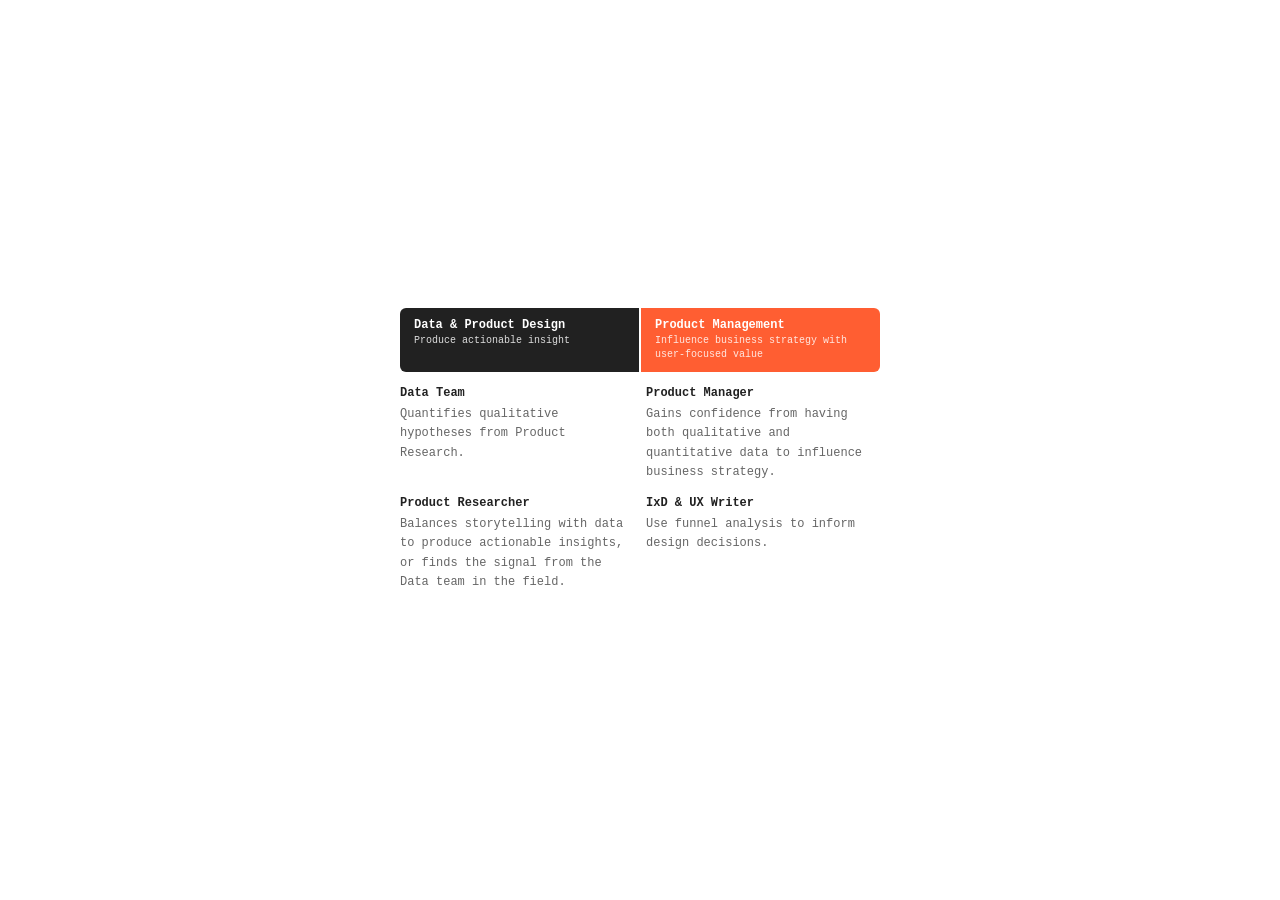
<file: assets/portfolio-leadership/data-design-alliance.html>
<!DOCTYPE html>
<html lang="en">
<head>
<meta charset="UTF-8">
<meta name="viewport" content="width=device-width, initial-scale=1.0">
<title>Data Design Alliance</title>
<style>
  * { box-sizing: border-box; margin: 0; padding: 0; }
  body {
    background: #ffffff;
    display: flex;
    align-items: center;
    justify-content: center;
    min-height: 100vh;
    font-family: 'JetBrains Mono', 'Courier New', monospace;
    padding: 32px 16px;
  }
  .wrap { width: 100%; max-width: 480px; }
  .alliance-header { display: grid; grid-template-columns: 1fr 1fr; gap: 2px; margin-bottom: 12px; }
  .header-left {
    background: #212121;
    color: #ffffff;
    padding: 10px 14px;
    border-radius: 6px 0 0 6px;
  }
  .header-right {
    background: #FF5E32;
    color: #fff;
    padding: 10px 14px;
    border-radius: 0 6px 6px 0;
  }
  .header-title { font-size: 12px; font-weight: 700; margin-bottom: 2px; font-family: 'JetBrains Mono', 'Courier New', monospace; }
  .header-sub { font-size: 10px; opacity: 0.85; line-height: 1.4; font-family: 'JetBrains Mono', 'Courier New', monospace; }
  .alliance-body { display: grid; grid-template-columns: 1fr 1fr; gap: 12px; }
  .role-block { font-size: 12px; color: #666666; line-height: 1.6; font-family: 'JetBrains Mono', 'Courier New', monospace; }
  .role-block strong { color: #212121; font-weight: 700; display: block; margin-bottom: 2px; font-family: 'JetBrains Mono', 'Courier New', monospace; }
</style>
</head>
<body>
<div class="wrap">
  <div class="alliance-header">
    <div class="header-left">
      <div class="header-title">Data & Product Design</div>
      <div class="header-sub">Produce actionable insight</div>
    </div>
    <div class="header-right">
      <div class="header-title">Product Management</div>
      <div class="header-sub">Influence business strategy with user-focused value</div>
    </div>
  </div>
  <div class="alliance-body">
    <div class="role-block">
      <strong>Data Team</strong>
      Quantifies qualitative hypotheses from Product Research.
    </div>
    <div class="role-block">
      <strong>Product Manager</strong>
      Gains confidence from having both qualitative and quantitative data to influence business strategy.
    </div>
    <div class="role-block">
      <strong>Product Researcher</strong>
      Balances storytelling with data to produce actionable insights, or finds the signal from the Data team in the field.
    </div>
    <div class="role-block">
      <strong>IxD & UX Writer</strong>
      Use funnel analysis to inform design decisions.
    </div>
  </div>
</div>
</body>
</html>
</file>
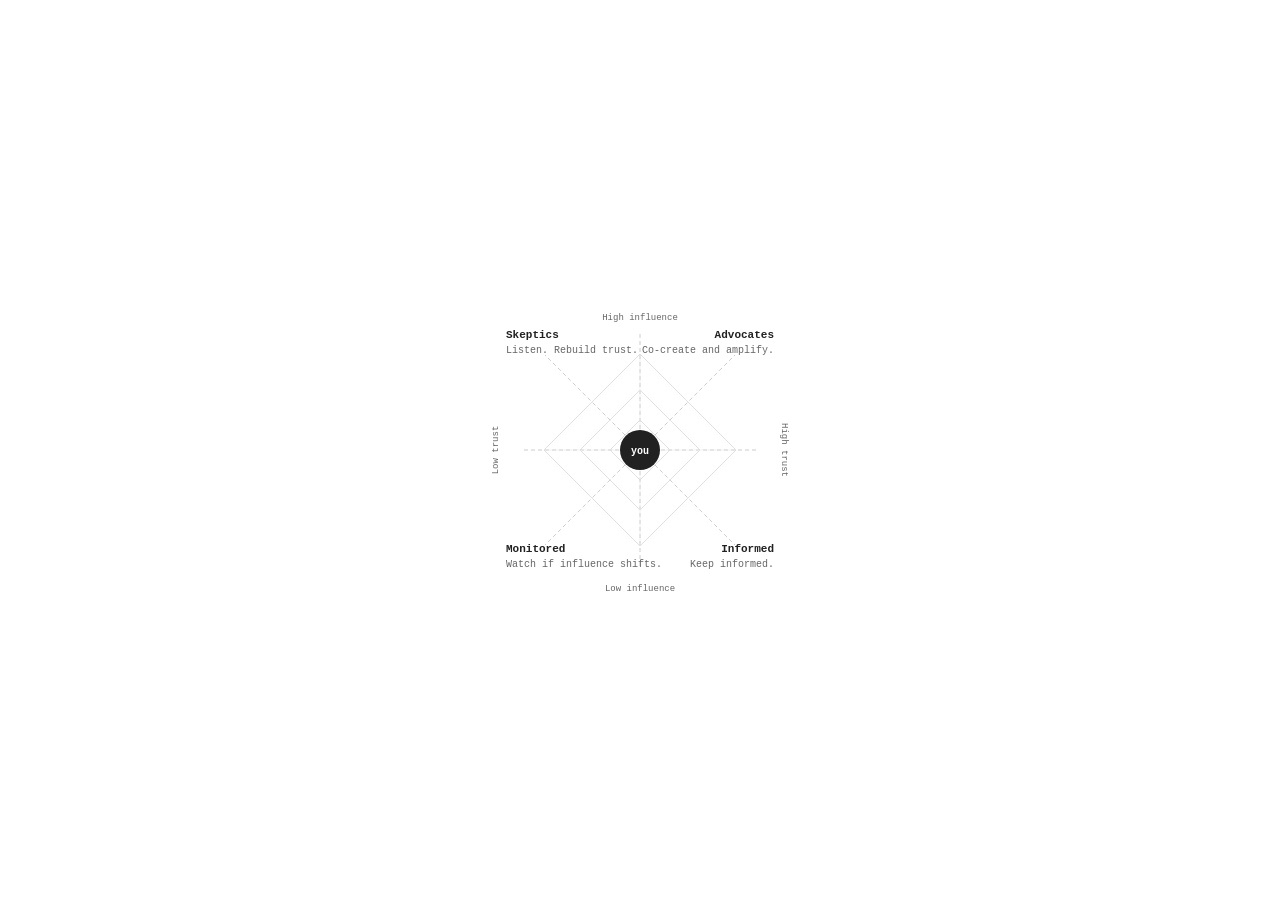
<file: assets/portfolio-leadership/stakeholder-spiderweb.html>
<!DOCTYPE html>
<html lang="en">
<head>
<meta charset="UTF-8">
<meta name="viewport" content="width=device-width, initial-scale=1.0">
<title>Stakeholder Spider Web</title>
<style>
  * { box-sizing: border-box; margin: 0; padding: 0; }
  body {
    background: #ffffff;
    display: flex;
    align-items: center;
    justify-content: center;
    min-height: 100vh;
    font-family: 'JetBrains Mono', 'Courier New', monospace;
  }
  .wrap { padding: 32px; }
  .grid { position: relative; width: 300px; height: 300px; margin: 0 auto; }
  .label { position: absolute; line-height: 1.4; }
  .name { font-size: 11px; font-weight: 700; color: #212121; font-family: 'JetBrains Mono', 'Courier New', monospace; }
  .hint { font-size: 10px; color: #666666; font-family: 'JetBrains Mono', 'Courier New', monospace; margin-top: 1px; }
</style>
</head>
<body>
<div class="wrap">
  <div class="grid">
    <svg viewBox="0 0 300 300" width="300" height="300" style="position:absolute;top:0;left:0;">
      <line x1="150" y1="150" x2="55"  y2="55"  stroke="#ccc" stroke-width="1" stroke-dasharray="4 3"/>
      <line x1="150" y1="150" x2="245" y2="55"  stroke="#ccc" stroke-width="1" stroke-dasharray="4 3"/>
      <line x1="150" y1="150" x2="55"  y2="245" stroke="#ccc" stroke-width="1" stroke-dasharray="4 3"/>
      <line x1="150" y1="150" x2="245" y2="245" stroke="#ccc" stroke-width="1" stroke-dasharray="4 3"/>
      <line x1="150" y1="150" x2="150" y2="32"  stroke="#ccc" stroke-width="1" stroke-dasharray="4 3"/>
      <line x1="150" y1="150" x2="150" y2="268" stroke="#ccc" stroke-width="1" stroke-dasharray="4 3"/>
      <line x1="150" y1="150" x2="32"  y2="150" stroke="#ccc" stroke-width="1" stroke-dasharray="4 3"/>
      <line x1="150" y1="150" x2="268" y2="150" stroke="#ccc" stroke-width="1" stroke-dasharray="4 3"/>
      <polygon points="150,54 246,150 150,246 54,150"  fill="none" stroke="#e0e0e0" stroke-width="1"/>
      <polygon points="150,90 210,150 150,210 90,150"  fill="none" stroke="#e0e0e0" stroke-width="1"/>
      <polygon points="150,120 180,150 150,180 120,150" fill="none" stroke="#e0e0e0" stroke-width="1"/>
      <line x1="54"  y1="150" x2="246" y2="150" stroke="#e0e0e0" stroke-width="0.5"/>
      <line x1="150" y1="54"  x2="150" y2="246" stroke="#e0e0e0" stroke-width="0.5"/>
      <text x="150" y="20"  text-anchor="middle" font-size="9" fill="#666666" font-family="'JetBrains Mono', 'Courier New', monospace">High influence</text>
      <text x="150" y="291" text-anchor="middle" font-size="9" fill="#666666" font-family="'JetBrains Mono', 'Courier New', monospace">Low influence</text>
      <text x="8"   y="150" text-anchor="middle" font-size="9" fill="#666666" font-family="'JetBrains Mono', 'Courier New', monospace" transform="rotate(-90 8 150)">Low trust</text>
      <text x="292" y="150" text-anchor="middle" font-size="9" fill="#666666" font-family="'JetBrains Mono', 'Courier New', monospace" transform="rotate(90 292 150)">High trust</text>
      <circle cx="150" cy="150" r="20" fill="#212121"/>
      <text x="150" y="154" text-anchor="middle" font-size="10" font-weight="700" fill="#ffffff" font-family="'JetBrains Mono', 'Courier New', monospace">you</text>
    </svg>

    <div class="label" style="top:28px;right:16px;text-align:right;">
      <div class="name">Advocates</div>
      <div class="hint">Co-create and amplify.</div>
    </div>
    <div class="label" style="top:28px;left:16px;text-align:left;">
      <div class="name">Skeptics</div>
      <div class="hint">Listen. Rebuild trust.</div>
    </div>
    <div class="label" style="bottom:28px;right:16px;text-align:right;">
      <div class="name">Informed</div>
      <div class="hint">Keep informed.</div>
    </div>
    <div class="label" style="bottom:28px;left:16px;text-align:left;">
      <div class="name">Monitored</div>
      <div class="hint">Watch if influence shifts.</div>
    </div>
  </div>
</div>
</body>
</html>
</file>
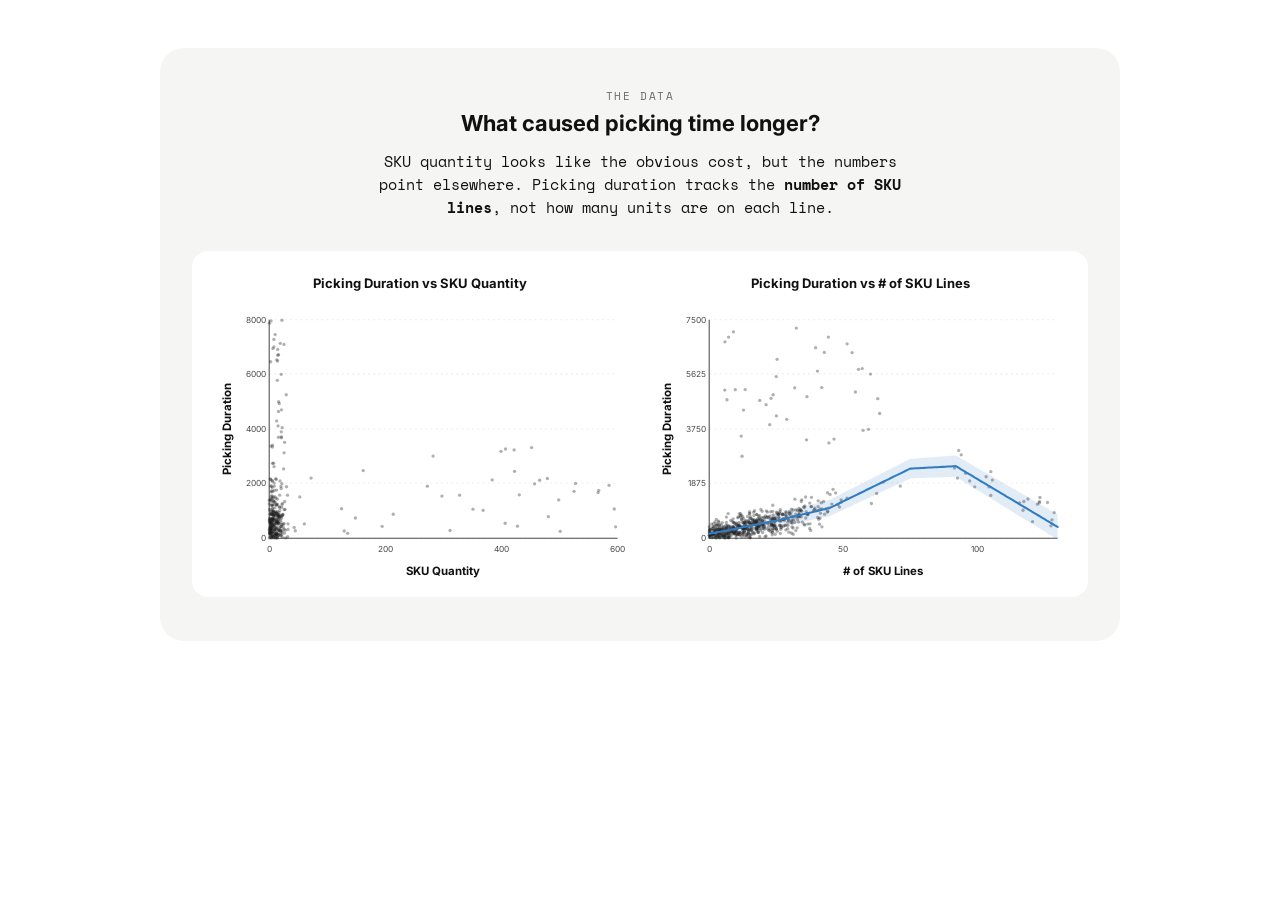
<file: assets/portfolio/picking-duration-charts.html>
<!DOCTYPE html>
<html lang="en">
<head>
<meta charset="UTF-8">
<meta name="viewport" content="width=device-width, initial-scale=1.0">
<title>Picking Duration — SKU Quantity vs SKU Lines</title>
<link rel="preconnect" href="https://fonts.googleapis.com">
<link rel="preconnect" href="https://fonts.gstatic.com" crossorigin>
<link href="https://fonts.googleapis.com/css2?family=Inter:wght@400;500;700&family=Space+Mono:wght@400;700&display=swap" rel="stylesheet">
<style>
  :root {
    --bg: #f5f5f4;
    --card: #ffffff;
    --ink: #111111;
    --ink-soft: #6b6b6b;
    --line: #e4e4e2;
    --radius-card: 24px;
    --dot: #1c1c1c;
    --grid: #eeeeeb;
    --axis: #4a4a4a;
    --trend: #2f7cc6;
    --band: rgba(47, 124, 198, 0.14);
  }

  * { box-sizing: border-box; margin: 0; padding: 0; }

  body {
    font-family: 'Space Mono', ui-monospace, monospace;
    background: #fff;
    color: var(--ink);
    -webkit-font-smoothing: antialiased;
  }

  .ch-section {
    background: var(--bg);
    border-radius: var(--radius-card);
    max-width: 960px;
    margin: 48px auto;
    padding: 40px 32px 44px;
  }

  .ch-caption {
    text-align: center;
    max-width: 560px;
    margin: 0 auto 32px;
  }
  .ch-caption .ch-tag {
    display: block;
    font-size: 11px;
    letter-spacing: 0.14em;
    text-transform: uppercase;
    color: var(--ink-soft);
    margin-bottom: 6px;
  }
  .ch-title-main {
    font-family: 'Inter', -apple-system, sans-serif;
    font-size: 22px;
    font-weight: 700;
    color: var(--ink);
    margin: 4px 0 12px;
    line-height: 1.25;
  }
  .ch-caption p { font-size: 15px; line-height: 1.55; }

  .ch-grid {
    display: grid;
    grid-template-columns: 1fr 1fr;
    gap: 24px;
    background: #fff;
    border-radius: 16px;
    padding: 24px 20px 12px;
  }

  @media (max-width: 720px) {
    .ch-grid { grid-template-columns: 1fr; }
    .ch-section { padding: 28px 16px 32px; margin: 24px 12px; }
  }

  .ch-card { display: flex; flex-direction: column; }
  .ch-title {
    text-align: center;
    font-family: 'Inter', -apple-system, sans-serif;
    font-size: 13px;
    font-weight: 700;
    color: var(--ink);
    margin-bottom: 8px;
  }
  .ch-svg-wrap {
    position: relative;
    width: 100%;
  }
  .ch-svg-wrap svg {
    display: block;
    width: 100%;
    height: auto;
    font-family: 'Inter', -apple-system, sans-serif;
  }

  /* Axis + label styling */
  .ch-axis-line { stroke: var(--axis); stroke-width: 1; }
  .ch-grid-line { stroke: var(--grid); stroke-width: 1; stroke-dasharray: 2 3; }
  .ch-tick { font-size: 8px; fill: var(--axis); }
  .ch-y-label, .ch-x-label {
    font-family: 'Inter', -apple-system, sans-serif;
    font-weight: 700;
    fill: var(--ink);
    font-size: 11px;
  }

  /* Dots animate in */
  .ch-dot {
    fill: var(--dot);
    fill-opacity: 0;
    transform-box: fill-box;
    transform-origin: center;
    transform: scale(0.4);
    transition: fill-opacity 0.3s ease, transform 0.3s ease;
  }
  .ch-dots.is-drawn .ch-dot {
    fill-opacity: 0.35;
    transform: scale(1);
  }

  /* Trend line + band on right chart */
  .ch-band { fill: var(--band); opacity: 0; transition: opacity 0.6s ease 0.4s; }
  .ch-trend {
    fill: none;
    stroke: var(--trend);
    stroke-width: 2;
    stroke-linecap: round;
    stroke-linejoin: round;
    stroke-dasharray: 2000;
    stroke-dashoffset: 2000;
    transition: stroke-dashoffset 1.6s cubic-bezier(.5,.05,.15,1) 0.3s;
  }
  .is-drawn .ch-band { opacity: 1; }
  .is-drawn .ch-trend { stroke-dashoffset: 0; }

  @media (prefers-reduced-motion: reduce) {
    .ch-dot, .ch-band, .ch-trend { transition: none !important; }
  }

  .ch-legend {
    margin-top: 20px;
    text-align: center;
    font-size: 12px;
    color: var(--ink-soft);
    line-height: 1.6;
  }
  .ch-legend b { color: var(--ink); font-weight: 700; }
  .ch-legend .ch-swatch {
    display: inline-block;
    width: 14px;
    height: 2px;
    background: var(--trend);
    vertical-align: middle;
    margin: 0 4px;
  }
</style>
</head>
<body>

<section class="ch-section">

  <div class="ch-caption">
    <span class="ch-tag">The data</span>
    <h2 class="ch-title-main">What caused picking time longer?</h2>
    <p>SKU quantity looks like the obvious cost, but the numbers point elsewhere. Picking duration tracks the <b>number of SKU lines</b>, not how many units are on each line.</p>
  </div>

  <div class="ch-grid">

    <!-- LEFT: SKU Quantity vs Picking Duration -->
    <div class="ch-card">
      <div class="ch-title">Picking Duration vs SKU Quantity</div>
      <div class="ch-svg-wrap">
        <svg viewBox="0 0 400 275" xmlns="http://www.w3.org/2000/svg" aria-label="Scatter plot of picking duration against SKU quantity">
          <!-- grid -->
          <line class="ch-grid-line" x1="55" y1="20"  x2="390" y2="20"/>
          <line class="ch-grid-line" x1="55" y1="72"  x2="390" y2="72"/>
          <line class="ch-grid-line" x1="55" y1="125" x2="390" y2="125"/>
          <line class="ch-grid-line" x1="55" y1="177" x2="390" y2="177"/>
          <line class="ch-grid-line" x1="55" y1="230" x2="390" y2="230"/>
          <!-- y axis + ticks -->
          <line class="ch-axis-line" x1="55" y1="20" x2="55" y2="230"/>
          <text class="ch-tick" x="52" y="23"  text-anchor="end">8000</text>
          <text class="ch-tick" x="52" y="75"  text-anchor="end">6000</text>
          <text class="ch-tick" x="52" y="128" text-anchor="end">4000</text>
          <text class="ch-tick" x="52" y="180" text-anchor="end">2000</text>
          <text class="ch-tick" x="52" y="233" text-anchor="end">0</text>
          <!-- x axis + ticks -->
          <line class="ch-axis-line" x1="55" y1="230" x2="390" y2="230"/>
          <text class="ch-tick" x="55"  y="243" text-anchor="middle">0</text>
          <text class="ch-tick" x="167" y="243" text-anchor="middle">200</text>
          <text class="ch-tick" x="278" y="243" text-anchor="middle">400</text>
          <text class="ch-tick" x="390" y="243" text-anchor="middle">600</text>
          <!-- axis titles -->
          <text class="ch-x-label" x="222" y="265" text-anchor="middle">SKU Quantity</text>
          <text class="ch-y-label" x="18"  y="125" text-anchor="middle" transform="rotate(-90 18 125)">Picking Duration</text>
          <!-- dot cloud -->
          <g class="ch-dots" data-target="left"></g>
        </svg>
      </div>
    </div>

    <!-- RIGHT: # SKU Lines vs Picking Duration -->
    <div class="ch-card">
      <div class="ch-title">Picking Duration vs # of SKU Lines</div>
      <div class="ch-svg-wrap">
        <svg viewBox="0 0 400 275" xmlns="http://www.w3.org/2000/svg" aria-label="Scatter plot of picking duration against number of SKU lines">
          <!-- grid -->
          <line class="ch-grid-line" x1="55" y1="20"  x2="390" y2="20"/>
          <line class="ch-grid-line" x1="55" y1="72"  x2="390" y2="72"/>
          <line class="ch-grid-line" x1="55" y1="125" x2="390" y2="125"/>
          <line class="ch-grid-line" x1="55" y1="177" x2="390" y2="177"/>
          <line class="ch-grid-line" x1="55" y1="230" x2="390" y2="230"/>
          <!-- y axis + ticks -->
          <line class="ch-axis-line" x1="55" y1="20" x2="55" y2="230"/>
          <text class="ch-tick" x="52" y="23"  text-anchor="end">7500</text>
          <text class="ch-tick" x="52" y="75"  text-anchor="end">5625</text>
          <text class="ch-tick" x="52" y="128" text-anchor="end">3750</text>
          <text class="ch-tick" x="52" y="180" text-anchor="end">1875</text>
          <text class="ch-tick" x="52" y="233" text-anchor="end">0</text>
          <!-- x axis + ticks -->
          <line class="ch-axis-line" x1="55" y1="230" x2="390" y2="230"/>
          <text class="ch-tick" x="55"  y="243" text-anchor="middle">0</text>
          <text class="ch-tick" x="184" y="243" text-anchor="middle">50</text>
          <text class="ch-tick" x="313" y="243" text-anchor="middle">100</text>
          <!-- axis titles -->
          <text class="ch-x-label" x="222" y="265" text-anchor="middle"># of SKU Lines</text>
          <text class="ch-y-label" x="18"  y="125" text-anchor="middle" transform="rotate(-90 18 125)">Picking Duration</text>
          <!-- confidence band + trend + dots -->
          <path class="ch-band" d=""/>
          <g class="ch-dots" data-target="right"></g>
          <path class="ch-trend" d=""/>
        </svg>
      </div>
    </div>

  </div>


</section>

<script>
window.CHART_DATA = {  left: [[56.8,225.8],[57.0,207.4],[56.9,206.4],[60.0,227.7],[56.3,219.7],[59.3,197.7],[62.2,219.8],[57.2,216.6],[59.4,194.6],[58.1,224.4],[61.4,207.4],[55.7,211.8],[63.6,227.2],[60.3,216.9],[63.0,214.5],[61.6,206.1],[69.8,225.1],[58.3,203.7],[62.2,212.3],[63.5,216.8],[57.2,228.3],[58.6,204.9],[62.1,214.8],[62.1,212.1],[56.4,222.8],[55.4,211.6],[56.1,173.1],[57.7,214.8],[62.9,192.3],[61.2,204.6],[67.3,224.1],[61.7,226.7],[64.2,207.6],[58.0,216.8],[55.7,206.9],[61.7,173.4],[61.9,225.1],[56.0,220.4],[64.2,226.0],[57.3,206.4],[57.1,228.3],[64.5,215.1],[56.0,213.4],[65.8,222.5],[59.5,218.6],[65.1,203.4],[59.6,216.6],[63.8,214.1],[66.0,222.8],[70.9,229.7],[68.5,219.7],[55.7,214.2],[56.8,192.2],[63.3,207.7],[68.1,207.2],[61.5,226.3],[56.4,222.2],[69.3,215.7],[55.1,193.5],[55.2,229.8],[58.4,211.8],[59.3,212.5],[63.7,222.1],[73.1,216.2],[66.9,210.5],[57.0,215.3],[69.5,202.6],[64.4,209.7],[68.1,207.2],[58.1,226.9],[60.6,218.0],[56.5,179.7],[56.3,215.4],[62.7,229.6],[59.5,204.8],[67.5,223.1],[59.7,212.5],[61.3,211.8],[56.9,198.3],[58.4,207.4],[66.3,209.3],[59.7,176.9],[59.4,228.3],[58.5,191.0],[58.6,211.2],[65.8,227.1],[63.8,215.8],[59.3,225.1],[63.6,209.4],[58.9,211.2],[56.5,206.7],[60.8,223.1],[57.2,211.1],[61.1,225.7],[60.5,200.8],[57.0,214.1],[57.8,174.5],[64.7,207.5],[55.7,224.2],[70.5,222.3],[72.8,228.6],[60.1,227.6],[56.8,220.8],[55.9,217.9],[66.3,180.1],[56.7,185.5],[59.0,216.0],[79.0,219.6],[62.2,226.4],[61.0,207.6],[66.4,227.5],[62.9,228.7],[66.1,212.3],[65.3,222.9],[67.2,177.5],[61.6,215.6],[60.5,220.2],[58.1,211.6],[61.7,227.8],[59.9,221.5],[60.0,208.6],[67.7,229.1],[60.8,190.2],[58.3,201.1],[55.1,222.2],[56.7,190.1],[64.5,211.9],[80.1,222.8],[61.9,215.7],[56.3,173.5],[67.9,208.5],[55.1,213.1],[63.0,209.6],[67.3,197.8],[57.3,224.3],[60.1,221.7],[60.4,195.4],[60.0,214.4],[64.4,205.5],[56.5,193.8],[56.9,224.0],[55.7,225.6],[66.7,218.8],[59.5,229.7],[57.0,214.3],[69.3,221.3],[55.6,225.5],[57.3,211.3],[57.0,220.8],[70.2,202.3],[64.7,222.9],[62.3,213.9],[59.9,213.3],[57.3,180.1],[61.6,197.9],[61.5,229.3],[57.8,212.3],[60.4,195.1],[60.0,205.9],[66.5,182.2],[69.9,194.7],[62.9,197.6],[68.6,216.8],[59.9,179.9],[62.1,198.2],[59.8,222.5],[58.5,228.1],[67.0,208.0],[59.9,184.0],[57.7,217.7],[59.1,223.4],[62.1,220.1],[58.5,185.1],[63.1,225.6],[56.5,221.4],[66.0,225.2],[60.9,226.0],[61.9,224.6],[62.9,226.0],[63.3,208.0],[57.0,219.8],[58.5,222.3],[58.8,203.9],[57.5,189.2],[73.1,221.6],[62.6,229.9],[57.3,206.6],[56.1,216.1],[55.3,221.7],[57.3,184.6],[56.7,220.4],[55.3,202.1],[56.8,212.0],[62.7,206.4],[67.2,226.3],[65.4,221.2],[55.1,197.0],[63.3,222.1],[60.2,210.3],[56.4,218.5],[56.6,216.9],[66.4,214.5],[59.0,225.6],[64.7,209.3],[56.3,223.8],[62.4,206.0],[55.6,224.6],[58.3,217.7],[58.0,198.3],[59.3,228.7],[60.3,207.0],[61.3,191.7],[57.2,221.6],[57.4,224.0],[57.9,201.9],[63.3,208.4],[65.4,174.9],[55.7,222.9],[57.9,181.3],[63.8,211.9],[62.1,183.7],[65.7,208.9],[65.0,219.6],[56.3,213.4],[61.9,214.7],[66.6,217.0],[57.3,219.5],[58.0,192.2],[58.6,212.5],[56.0,225.8],[62.6,214.1],[57.0,203.9],[55.7,225.0],[59.0,190.0],[57.1,229.5],[59.2,207.7],[56.1,214.9],[64.9,200.2],[61.1,221.6],[64.9,209.9],[57.3,220.6],[58.9,193.9],[67.8,196.5],[61.9,205.2],[60.9,229.7],[58.7,207.6],[56.3,220.1],[57.4,195.0],[55.5,215.0],[55.6,219.9],[56.7,225.5],[59.0,205.4],[67.3,217.0],[62.7,204.5],[64.0,215.8],[59.2,204.0],[58.3,217.4],[58.0,198.2],[57.8,213.4],[66.1,218.9],[64.0,222.1],[59.1,208.2],[58.7,209.2],[62.0,226.5],[61.6,220.6],[64.8,199.9],[56.5,227.9],[55.8,203.8],[62.3,197.2],[57.7,227.5],[65.1,188.6],[59.0,219.1],[56.0,192.9],[64.3,227.6],[57.2,229.7],[55.6,210.4],[67.0,200.5],[63.1,214.9],[71.7,180.5],[59.1,218.9],[62.2,117.2],[63.5,122.0],[69.2,43.7],[56.8,21.1],[65.6,42.6],[66.8,106.6],[67.3,20.4],[59.5,46.0],[64.0,98.8],[62.3,58.5],[59.5,38.9],[68.9,163.4],[69.8,137.8],[62.8,78.2],[61.3,172.8],[69.3,147.9],[58.6,47.7],[60.7,34.2],[66.7,132.5],[55.2,23.2],[56.4,60.3],[63.2,54.1],[66.6,72.4],[63.2,48.5],[56.6,141.4],[66.6,127.7],[64.7,100.5],[63.9,108.2],[67.5,123.7],[66.8,133.4],[59.2,157.9],[58.2,158.0],[64.0,53.5],[58.1,142.3],[63.1,59.6],[71.4,92.1],[59.7,161.1],[58.3,140.5],[58.0,175.2],[63.9,132.9],[381.8,179.2],[293.7,218.4],[348.1,184.9],[349.5,177.3],[221.1,189.5],[130.4,225.3],[371.2,186.1],[333.4,193.2],[95.3,172.2],[88.8,216.3],[250.9,202.1],[388.1,219.1],[315.0,174.3],[323.4,209.3],[238.1,188.6],[212.6,151.0],[386.8,201.9],[269.4,174.0],[307.3,142.9],[137.9,210.6],[281.9,215.6],[127.1,223.1],[72.6,188.6],[260.7,203.2],[145.4,165.0],[295.5,188.3],[290.5,145.1],[322.5,172.6],[282.2,144.2],[207.1,180.0],[277.9,146.5],[334.8,223.4],[124.6,201.7],[310.1,177.7],[163.6,218.6],[290.9,165.7],[371.8,184.0],[228.9,222.6],[84.4,190.3],[174.3,207.0]],  right: [[88.1,220.4],[89.4,214.9],[88.7,228.1],[106.5,217.4],[85.3,219.2],[102.6,209.1],[119.0,212.5],[65.1,229.2],[103.2,208.1],[95.3,218.6],[114.2,223.9],[81.6,217.8],[127.4,213.0],[108.2,213.8],[123.9,219.8],[115.6,224.1],[117.6,217.6],[58.3,220.7],[119.3,221.5],[126.4,218.5],[90.3,220.7],[98.1,212.3],[118.3,211.0],[118.8,210.1],[69.4,226.9],[75.5,219.0],[84.0,206.5],[62.0,229.8],[123.4,202.5],[113.2,208.9],[148.8,206.9],[71.3,225.5],[130.5,220.8],[94.9,216.4],[81.5,216.5],[116.1,198.3],[117.6,217.7],[71.9,227.1],[130.5,214.6],[90.9,214.3],[65.7,225.3],[87.5,225.9],[71.7,220.2],[139.8,208.5],[103.8,215.2],[135.6,202.9],[104.2,222.6],[128.6,208.3],[141.1,208.2],[169.1,204.2],[155.2,203.7],[73.7,228.4],[87.8,210.9],[125.2,207.0],[108.2,210.8],[115.1,217.7],[69.4,223.0],[160.3,211.8],[77.1,213.8],[76.4,223.7],[97.4,225.2],[102.2,224.2],[127.9,211.2],[181.9,193.1],[146.4,216.5],[88.9,217.2],[161.1,216.5],[131.9,206.0],[152.9,199.7],[95.7,221.1],[64.6,222.9],[86.2,207.8],[70.0,221.1],[77.0,223.7],[103.7,211.0],[149.6,206.3],[59.5,222.5],[113.6,211.1],[66.6,217.5],[97.1,213.2],[142.9,203.1],[104.7,202.3],[103.1,218.3],[98.0,208.2],[98.2,214.1],[139.9,212.1],[83.1,218.6],[102.5,220.4],[127.3,207.1],[55.2,223.1],[86.1,228.4],[111.2,215.1],[64.8,221.1],[112.5,218.4],[109.1,208.6],[66.1,221.6],[93.8,204.4],[88.3,215.1],[81.8,221.1],[167.2,201.9],[180.3,200.1],[107.2,218.8],[67.0,223.1],[82.7,219.2],[97.7,205.0],[87.2,209.2],[55.3,224.3],[216.0,187.0],[74.1,225.1],[111.9,210.1],[143.5,209.4],[78.3,223.7],[141.6,204.5],[92.0,218.8],[147.7,190.4],[115.4,211.9],[64.3,228.4],[95.5,214.8],[116.1,217.1],[60.9,228.7],[61.1,221.3],[105.7,218.0],[111.0,204.9],[96.4,211.5],[78.2,225.5],[67.6,215.1],[132.1,206.7],[222.4,176.0],[117.6,211.5],[85.1,206.4],[151.9,216.2],[78.2,218.8],[123.9,221.4],[103.5,228.4],[90.9,219.4],[107.0,220.6],[63.7,225.2],[106.4,213.4],[132.0,204.5],[86.3,211.7],[88.4,223.2],[73.5,225.4],[100.1,216.0],[103.3,218.7],[66.1,221.7],[160.0,203.2],[74.0,225.4],[91.0,226.4],[88.8,218.8],[165.0,194.7],[133.6,214.9],[119.5,220.9],[105.7,213.2],[64.0,213.5],[115.6,226.7],[115.0,216.8],[93.7,215.4],[108.7,228.5],[61.1,220.6],[144.0,193.1],[163.4,219.1],[123.4,225.5],[156.0,202.5],[60.5,214.3],[118.5,226.2],[105.0,220.7],[98.0,220.3],[146.7,217.4],[105.9,204.2],[61.7,223.4],[101.5,221.1],[118.7,212.7],[57.2,216.4],[124.3,213.2],[69.0,227.3],[141.2,209.1],[111.4,216.0],[117.5,214.4],[123.2,213.6],[125.7,207.0],[89.1,224.3],[57.3,229.1],[55.6,221.3],[91.9,209.1],[181.8,195.4],[76.2,223.8],[90.7,227.8],[84.0,218.5],[75.9,226.0],[64.3,214.5],[87.5,224.4],[79.2,215.6],[67.2,220.8],[121.8,207.5],[147.8,210.6],[137.4,214.7],[78.3,214.5],[125.4,211.7],[62.4,221.4],[69.3,228.0],[68.6,221.8],[98.3,215.1],[100.4,220.6],[133.7,205.4],[70.2,226.5],[120.5,223.3],[80.8,224.4],[96.4,216.4],[95.1,211.0],[102.5,218.5],[63.2,220.4],[114.1,204.6],[64.8,223.8],[91.4,219.2],[94.1,228.6],[125.5,207.2],[137.4,192.5],[81.3,220.9],[94.0,206.3],[83.3,217.5],[73.2,223.5],[94.5,226.5],[135.0,215.7],[84.9,226.8],[117.3,221.0],[144.6,214.6],[64.1,223.4],[94.6,209.3],[98.3,224.8],[72.0,225.6],[121.7,210.0],[89.0,214.0],[73.2,223.0],[100.6,207.3],[89.8,221.1],[56.8,222.0],[70.9,220.8],[89.9,212.7],[67.8,227.5],[134.6,219.2],[90.6,218.4],[55.1,219.0],[151.6,220.6],[72.4,218.0],[66.7,225.6],[98.7,213.0],[85.0,219.4],[63.6,217.3],[74.5,220.1],[73.9,221.5],[87.2,220.5],[55.5,221.7],[148.3,204.5],[122.0,206.8],[129.5,208.6],[101.9,211.2],[96.3,223.7],[94.6,229.6],[93.4,215.8],[141.4,206.8],[129.5,210.8],[55.9,227.2],[56.2,227.5],[118.1,214.9],[115.7,213.4],[134.0,202.1],[68.7,224.6],[73.1,228.8],[119.8,205.0],[93.4,221.3],[135.8,226.2],[100.5,216.0],[71.6,214.9],[131.2,212.2],[90.3,221.2],[73.9,229.4],[147.0,198.9],[124.5,219.6],[174.1,183.0],[100.9,222.5],[60.2,222.6],[58.4,225.3],[135.7,220.2],[171.2,187.9],[64.2,228.5],[82.7,226.4],[83.5,224.8],[84.8,209.4],[59.5,226.3],[73.9,218.6],[84.9,208.6],[101.6,219.0],[114.9,217.5],[68.1,221.6],[86.9,218.6],[108.2,218.7],[109.9,203.7],[59.2,216.0],[84.3,224.5],[187.5,191.5],[146.6,200.5],[81.3,220.0],[73.3,229.6],[84.8,219.4],[116.5,211.2],[81.8,225.2],[55.5,228.5],[56.3,226.6],[92.8,223.8],[84.7,224.4],[93.5,215.2],[100.5,213.9],[80.2,223.0],[104.4,212.1],[78.1,220.4],[140.3,209.5],[90.0,216.3],[103.2,212.1],[96.5,216.8],[63.4,225.1],[142.1,209.3],[87.1,222.4],[124.1,218.0],[128.8,217.5],[57.2,224.3],[98.7,215.4],[134.7,212.5],[110.8,220.9],[142.3,203.0],[114.4,212.9],[63.3,225.9],[113.0,214.6],[98.4,225.8],[100.7,221.2],[58.2,226.0],[88.1,215.2],[126.6,211.9],[55.2,229.5],[87.8,226.2],[100.6,212.7],[81.6,223.4],[100.7,214.7],[135.9,209.1],[67.0,225.9],[100.7,207.1],[81.3,226.7],[60.0,224.3],[106.4,224.5],[64.0,225.5],[59.6,222.0],[67.0,227.2],[100.5,219.0],[110.4,210.1],[93.3,226.2],[88.9,216.2],[71.1,229.5],[136.3,212.2],[77.8,221.2],[133.5,207.9],[80.8,216.8],[176.6,186.5],[119.7,220.8],[238.7,179.8],[79.3,225.0],[156.5,201.1],[71.5,221.1],[114.8,216.2],[63.5,228.0],[76.8,221.4],[73.6,218.1],[56.9,225.8],[65.1,216.7],[71.5,209.7],[112.7,222.2],[61.4,223.3],[61.9,212.0],[55.4,222.3],[150.1,206.7],[55.2,227.1],[107.7,209.8],[95.8,226.4],[95.3,222.1],[100.7,221.2],[71.7,219.3],[168.8,186.3],[71.5,225.1],[120.3,205.8],[77.5,222.2],[179.0,197.9],[74.9,221.2],[116.1,220.7],[84.1,226.9],[82.9,209.5],[122.3,213.1],[57.6,226.9],[134.3,213.7],[149.7,216.4],[82.4,210.4],[94.0,210.9],[87.9,219.9],[87.0,214.7],[138.3,222.7],[71.8,222.3],[59.1,226.1],[62.2,226.5],[60.9,223.4],[116.1,204.2],[68.3,224.9],[95.5,219.7],[91.6,228.1],[108.0,221.4],[56.7,226.4],[138.5,209.7],[138.1,206.8],[82.2,226.7],[123.0,217.6],[58.5,226.0],[86.8,225.6],[81.0,223.5],[116.5,210.4],[62.3,217.5],[60.8,227.1],[139.6,220.0],[69.1,219.8],[80.9,229.8],[100.9,218.0],[143.3,203.1],[211.0,196.6],[92.8,224.9],[138.3,202.7],[122.8,217.7],[64.9,225.4],[159.7,199.6],[83.6,214.8],[122.7,205.7],[79.1,225.2],[101.2,214.5],[130.7,217.7],[98.6,203.6],[120.4,207.0],[92.9,213.7],[163.4,201.8],[141.0,214.5],[116.5,207.7],[64.6,218.1],[67.6,227.7],[93.6,206.5],[105.6,209.9],[65.4,223.4],[61.8,227.4],[126.0,211.9],[149.8,207.5],[86.0,212.2],[68.6,228.6],[144.0,204.2],[100.0,216.7],[78.0,211.4],[65.5,226.8],[58.5,229.5],[66.6,228.8],[56.2,226.3],[74.2,229.3],[73.5,226.0],[63.8,221.6],[91.8,221.2],[75.7,212.8],[102.9,213.4],[116.3,218.2],[100.3,219.6],[108.1,219.8],[113.7,221.1],[115.9,224.3],[83.5,217.8],[114.4,215.0],[168.6,204.8],[76.2,222.9],[162.0,205.9],[61.8,217.6],[141.4,207.1],[71.8,220.2],[69.6,229.3],[134.0,225.0],[115.6,210.9],[172.9,197.2],[95.9,222.9],[96.2,215.6],[131.6,224.2],[80.9,215.2],[153.3,190.7],[78.6,215.0],[159.8,194.1],[121.6,207.0],[63.1,228.2],[131.6,212.8],[92.6,222.0],[78.5,219.9],[55.8,225.3],[103.2,216.9],[64.9,219.7],[166.0,206.9],[141.4,201.4],[118.9,218.5],[69.1,218.8],[100.9,213.8],[118.2,219.5],[64.8,229.6],[87.1,220.2],[100.3,221.5],[128.7,204.5],[153.4,199.6],[100.8,212.6],[117.2,218.0],[143.5,194.7],[170.1,200.8],[106.2,213.1],[93.6,214.5],[89.0,220.3],[161.6,201.8],[96.2,212.3],[99.5,215.3],[91.2,226.1],[92.5,225.4],[101.8,224.1],[129.1,205.6],[104.5,216.8],[109.7,227.9],[58.7,225.8],[107.0,216.1],[55.2,225.1],[76.1,227.7],[106.4,217.1],[139.9,203.4],[122.1,210.4],[61.0,229.5],[73.2,206.3],[58.1,226.3],[79.7,222.6],[71.1,227.1],[55.1,227.2],[88.8,223.3],[67.1,222.3],[71.1,217.5],[78.7,219.9],[67.6,219.8],[78.0,219.0],[106.4,216.9],[102.1,219.0],[145.7,199.9],[112.3,222.4],[58.8,228.5],[84.2,217.5],[59.0,219.0],[93.8,229.5],[75.3,223.7],[64.6,226.8],[70.1,224.6],[78.4,224.6],[151.7,196.2],[60.5,218.2],[79.0,225.7],[152.6,222.5],[115.9,222.3],[88.1,220.4],[159.3,210.1],[91.0,215.0],[83.9,224.9],[91.4,218.1],[127.8,217.8],[76.3,219.8],[87.2,220.6],[93.0,222.6],[62.7,222.0],[58.7,219.1],[102.1,224.7],[104.6,215.0],[123.1,204.3],[79.5,225.0],[70.2,228.2],[64.8,222.4],[94.2,221.1],[65.1,222.0],[74.3,227.8],[87.8,221.0],[57.7,221.0],[126.4,211.3],[98.7,214.0],[92.5,213.1],[157.7,203.4],[110.7,209.2],[80.6,227.3],[128.7,222.0],[162.8,195.9],[100.9,216.5],[161.4,210.7],[61.2,227.7],[83.5,226.1],[99.6,216.2],[62.2,216.0],[70.2,229.8],[108.2,216.7],[208.1,125.3],[163.3,85.2],[129.5,115.7],[119.6,112.4],[89.6,87.1],[80.1,87.2],[218.9,110.1],[187.6,43.1],[203.0,126.3],[85.8,131.8],[165.7,51.4],[175.0,134.7],[195.6,89.4],[192.4,51.5],[138.8,28.0],[159.1,69.3],[169.6,36.6],[170.1,138.4],[72.1,96.9],[113.2,120.8],[70.0,87.6],[114.5,95.5],[70.1,41.2],[73.6,36.6],[210.0,72.2],[149.0,93.9],[157.3,46.9],[217.1,95.8],[202.1,66.9],[116.5,92.1],[86.6,151.2],[78.3,31.6],[120.3,58.0],[148.6,135.4],[103.6,97.5],[137.2,85.4],[88.0,106.8],[109.7,101.6],[119.4,74.6],[198.5,67.6],[293.7,172.2],[356.8,203.1],[361.5,192.3],[380.3,195.7],[321.3,170.9],[301.5,167.6],[386.7,205.4],[327.3,174.1],[383.6,218.1],[325.8,166.0],[370.7,197.3],[372.4,195.8],[357.6,194.7],[353.5,196.0],[324.2,180.7],[305.5,174.9],[384.6,212.3],[310.3,180.6],[294.9,145.6],[297.3,149.8],[373.0,190.9],[290.8,162.5],[365.9,214.1],[325.8,188.9],[372.6,194.8]],  tline: [[55,225.8],[57.6,225.3],[60.2,224.8],[62.7,224.3],[65.3,223.8],[67.9,223.3],[70.5,222.8],[73.0,222.3],[75.6,221.8],[78.2,221.3],[80.8,220.8],[83.3,220.3],[85.9,219.8],[88.5,219.2],[91.1,218.7],[93.7,218.2],[96.2,217.7],[98.8,217.2],[101.4,216.7],[104.0,216.2],[106.5,215.7],[109.1,215.2],[111.7,214.7],[114.3,214.2],[116.8,213.7],[119.4,213.2],[122.0,212.6],[124.6,212.0],[127.2,211.4],[129.7,210.7],[132.3,210.1],[134.9,209.5],[137.5,208.9],[140.0,208.3],[142.6,207.7],[145.2,207.0],[147.8,206.4],[150.3,205.8],[152.9,205.2],[155.5,204.6],[158.1,204.0],[160.7,203.3],[163.2,202.7],[165.8,202.1],[168.4,201.5],[171.0,200.9],[173.5,199.6],[176.1,198.4],[178.7,197.1],[181.3,195.8],[183.8,194.6],[186.4,193.3],[189.0,192.1],[191.6,190.8],[194.2,189.5],[196.7,188.3],[199.3,187.0],[201.9,185.8],[204.5,184.5],[207.0,183.2],[209.6,182.0],[212.2,180.7],[214.8,179.5],[217.3,178.2],[219.9,176.9],[222.5,175.7],[225.1,174.4],[227.7,173.2],[230.2,171.9],[232.8,170.6],[235.4,169.4],[238.0,168.1],[240.5,166.9],[243.1,165.6],[245.7,164.3],[248.3,163.1],[250.8,162.9],[253.4,162.8],[256.0,162.7],[258.6,162.5],[261.2,162.4],[263.7,162.2],[266.3,162.1],[268.9,162.0],[271.5,161.8],[274.0,161.7],[276.6,161.5],[279.2,161.4],[281.8,161.3],[284.3,161.1],[286.9,161.0],[289.5,160.8],[292.1,160.7],[294.7,162.2],[297.2,163.8],[299.8,165.3],[302.4,166.9],[305.0,168.4],[307.5,169.9],[310.1,171.5],[312.7,173.0],[315.3,174.6],[317.8,176.1],[320.4,177.6],[323.0,179.2],[325.6,180.7],[328.2,182.3],[330.7,183.8],[333.3,185.3],[335.9,186.9],[338.5,188.4],[341.0,190.0],[343.6,191.5],[346.2,193.0],[348.8,194.6],[351.3,196.1],[353.9,197.7],[356.5,199.2],[359.1,200.7],[361.7,202.3],[364.2,203.8],[366.8,205.4],[369.4,206.9],[372.0,208.4],[374.5,210.0],[377.1,211.5],[379.7,213.1],[382.3,214.6],[384.8,216.1],[387.4,217.7],[390,219.2]],  tupper: [[55,220.2],[57.6,219.6],[60.2,219.1],[62.7,218.5],[65.3,218.0],[67.9,217.4],[70.5,216.9],[73.0,216.3],[75.6,215.8],[78.2,215.2],[80.8,214.7],[83.3,214.1],[85.9,213.5],[88.5,213.0],[91.1,212.4],[93.7,211.9],[96.2,211.3],[98.8,210.8],[101.4,210.2],[104.0,209.7],[106.5,209.1],[109.1,208.6],[111.7,208.0],[114.3,207.4],[116.8,206.9],[119.4,206.3],[122.0,205.7],[124.6,205.0],[127.2,204.3],[129.7,203.7],[132.3,203.0],[134.9,202.3],[137.5,201.7],[140.0,201.0],[142.6,200.3],[145.2,199.7],[147.8,199.0],[150.3,198.3],[152.9,197.7],[155.5,197.0],[158.1,196.3],[160.7,195.7],[163.2,195.0],[165.8,194.3],[168.4,193.7],[171.0,193.0],[173.5,191.7],[176.1,190.4],[178.7,189.1],[181.3,187.8],[183.8,186.5],[186.4,185.1],[189.0,183.8],[191.6,182.5],[194.2,181.2],[196.7,179.9],[199.3,178.6],[201.9,177.3],[204.5,176.0],[207.0,174.7],[209.6,173.4],[212.2,172.0],[214.8,170.7],[217.3,169.4],[219.9,168.1],[222.5,166.8],[225.1,165.5],[227.7,164.2],[230.2,162.9],[232.8,161.6],[235.4,160.3],[238.0,158.9],[240.5,157.6],[243.1,156.3],[245.7,155.0],[248.3,153.7],[250.8,153.5],[253.4,153.3],[256.0,153.1],[258.6,152.9],[261.2,152.7],[263.7,152.6],[266.3,152.4],[268.9,152.2],[271.5,152.0],[274.0,151.8],[276.6,151.6],[279.2,151.4],[281.8,151.2],[284.3,151.0],[286.9,150.8],[289.5,150.7],[292.1,150.5],[294.7,152.0],[297.2,153.4],[299.8,154.9],[302.4,156.4],[305.0,157.9],[307.5,159.4],[310.1,160.9],[312.7,162.4],[315.3,163.9],[317.8,165.4],[320.4,166.8],[323.0,168.3],[325.6,169.8],[328.2,171.3],[330.7,172.8],[333.3,174.3],[335.9,175.8],[338.5,177.3],[341.0,178.8],[343.6,180.3],[346.2,181.7],[348.8,183.2],[351.3,184.7],[353.9,186.2],[356.5,187.7],[359.1,189.2],[361.7,190.7],[364.2,192.2],[366.8,193.7],[369.4,195.2],[372.0,196.6],[374.5,198.1],[377.1,199.6],[379.7,201.1],[382.3,202.6],[384.8,204.1],[387.4,205.6],[390,207.1]],  tlower: [[55,230],[57.6,230],[60.2,230],[62.7,230],[65.3,229.6],[67.9,229.1],[70.5,228.7],[73.0,228.2],[75.6,227.8],[78.2,227.3],[80.8,226.9],[83.3,226.4],[85.9,226.0],[88.5,225.5],[91.1,225.0],[93.7,224.6],[96.2,224.1],[98.8,223.7],[101.4,223.2],[104.0,222.8],[106.5,222.3],[109.1,221.9],[111.7,221.4],[114.3,221.0],[116.8,220.5],[119.4,220.1],[122.0,219.5],[124.6,218.9],[127.2,218.4],[129.7,217.8],[132.3,217.2],[134.9,216.7],[137.5,216.1],[140.0,215.5],[142.6,215.0],[145.2,214.4],[147.8,213.8],[150.3,213.3],[152.9,212.7],[155.5,212.1],[158.1,211.6],[160.7,211.0],[163.2,210.4],[165.8,209.9],[168.4,209.3],[171.0,208.7],[173.5,207.5],[176.1,206.3],[178.7,205.1],[181.3,203.9],[183.8,202.7],[186.4,201.5],[189.0,200.3],[191.6,199.1],[194.2,197.9],[196.7,196.7],[199.3,195.4],[201.9,194.2],[204.5,193.0],[207.0,191.8],[209.6,190.6],[212.2,189.4],[214.8,188.2],[217.3,187.0],[219.9,185.8],[222.5,184.6],[225.1,183.3],[227.7,182.1],[230.2,180.9],[232.8,179.7],[235.4,178.5],[238.0,177.3],[240.5,176.1],[243.1,174.9],[245.7,173.7],[248.3,172.5],[250.8,172.4],[253.4,172.3],[256.0,172.2],[258.6,172.1],[261.2,172.0],[263.7,171.9],[266.3,171.8],[268.9,171.7],[271.5,171.7],[274.0,171.6],[276.6,171.5],[279.2,171.4],[281.8,171.3],[284.3,171.2],[286.9,171.1],[289.5,171.0],[292.1,170.9],[294.7,172.5],[297.2,174.1],[299.8,175.7],[302.4,177.3],[305.0,178.9],[307.5,180.5],[310.1,182.1],[312.7,183.7],[315.3,185.3],[317.8,186.8],[320.4,188.4],[323.0,190.0],[325.6,191.6],[328.2,193.2],[330.7,194.8],[333.3,196.4],[335.9,198.0],[338.5,199.6],[341.0,201.2],[343.6,202.7],[346.2,204.3],[348.8,205.9],[351.3,207.5],[353.9,209.1],[356.5,210.7],[359.1,212.3],[361.7,213.9],[364.2,215.5],[366.8,217.1],[369.4,218.6],[372.0,220.2],[374.5,221.8],[377.1,223.4],[379.7,225.0],[382.3,226.6],[384.8,228.2],[387.4,229.8],[390,230]]};
</script>
<script>
(function () {
  // Fallback: if external data didn't load, bail gracefully
  if (!window.CHART_DATA || !window.CHART_DATA.left) return;
  var D = window.CHART_DATA;

  function makeDot(x, y, delay) {
    var c = document.createElementNS('http://www.w3.org/2000/svg', 'circle');
    c.setAttribute('cx', x);
    c.setAttribute('cy', y);
    c.setAttribute('r', 1.6);
    c.setAttribute('class', 'ch-dot');
    c.style.transitionDelay = delay + 'ms';
    return c;
  }

  function pathFrom(pts) {
    return 'M' + pts.map(function(p){return p[0]+','+p[1];}).join(' L');
  }
  function bandFrom(upper, lower) {
    return 'M' + upper.map(function(p){return p[0]+','+p[1];}).join(' L') +
           ' L' + lower.slice().reverse().map(function(p){return p[0]+','+p[1];}).join(' L') + ' Z';
  }

  // Populate dot groups
  document.querySelectorAll('.ch-dots').forEach(function (g) {
    var key = g.getAttribute('data-target');
    var pts = D[key];
    // stagger delay across ~900ms
    var total = pts.length;
    var frag = document.createDocumentFragment();
    for (var i = 0; i < total; i++) {
      var p = pts[i];
      // random within the array to avoid a directional wipe
      var delay = Math.floor(Math.random() * 900);
      frag.appendChild(makeDot(p[0], p[1], delay));
    }
    g.appendChild(frag);
  });

  // Set trend + band paths (right chart)
  var band = document.querySelector('.ch-band');
  var trend = document.querySelector('.ch-trend');
  if (band && D.tupper && D.tlower) band.setAttribute('d', bandFrom(D.tupper, D.tlower));
  if (trend && D.tline) trend.setAttribute('d', pathFrom(D.tline));

  // Trigger animation when the section scrolls into view (or immediately if already visible)
  var section = document.querySelector('.ch-section');
  function play() {
    document.querySelectorAll('.ch-dots').forEach(function (g) {
      g.classList.add('is-drawn');
    });
    var wrap = document.querySelector('.ch-card:nth-child(2) .ch-svg-wrap svg');
    if (wrap) wrap.classList.add('is-drawn');
  }

  if ('IntersectionObserver' in window) {
    var io = new IntersectionObserver(function (entries) {
      entries.forEach(function (e) {
        if (e.isIntersecting) { play(); io.disconnect(); }
      });
    }, { threshold: 0.2 });
    io.observe(section);
  } else {
    play();
  }
})();
</script>

</body>
</html>
</file>
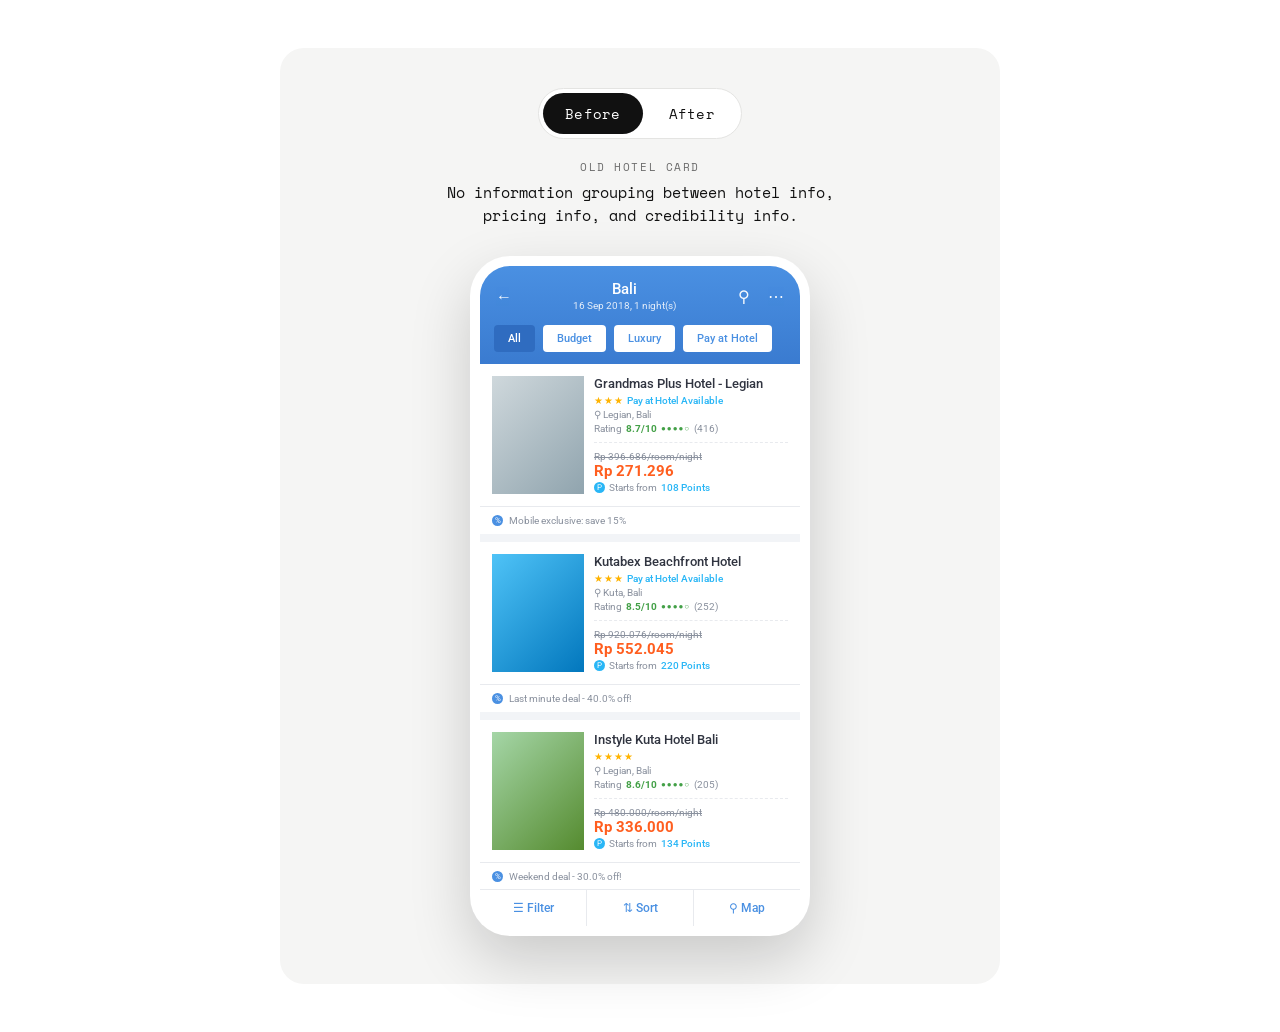
<file: assets/portfolio/traveloka-before-after.html>
<!DOCTYPE html>
<html lang="en">
<head>
<meta charset="UTF-8">
<meta name="viewport" content="width=device-width, initial-scale=1.0">
<title>Hotel Card Design, Before / After</title>
<link rel="preconnect" href="https://fonts.googleapis.com">
<link rel="preconnect" href="https://fonts.gstatic.com" crossorigin>
<link href="https://fonts.googleapis.com/css2?family=Roboto:wght@400;500;700&family=Space+Mono:wght@400;700&display=swap" rel="stylesheet">
<style>
  :root {
    --bg: #f5f5f4;
    --card: #ffffff;
    --ink: #111111;
    --ink-soft: #6b6b6b;
    --line: #e4e4e2;
    --radius-card: 24px;
    --radius-phone: 40px;

    /* Traveloka-ish palette used inside the phone screens */
    --tv-blue: #4a90e2;
    --tv-blue-dark: #3a7bd0;
    --tv-blue-deep: #2f6cc0;
    --tv-link: #29b6f6;
    --tv-orange: #ff5e1f;
    --tv-green: #43a047;
    --tv-star: #ffb300;
    --tv-text: #313541;
    --tv-muted: #8a919e;
    --tv-border: #e8eaee;
  }

  * { box-sizing: border-box; margin: 0; padding: 0; }

  body {
    font-family: 'Space Mono', ui-monospace, monospace;
    background: #fff;
    color: var(--ink);
    -webkit-font-smoothing: antialiased;
  }

  /* ============================================================
     PREVIEW SHELL (tabs + caption + phone frame)
     ============================================================ */

  .ba-section {
    background: var(--bg);
    border-radius: var(--radius-card);
    max-width: 720px;
    margin: 48px auto;
    padding: 40px 24px 48px;
  }

  .ba-tabs {
    display: flex;
    gap: 4px;
    background: var(--card);
    border: 1px solid var(--line);
    border-radius: 999px;
    padding: 4px;
    width: fit-content;
    margin: 0 auto 20px;
  }

  .ba-tab {
    font: inherit;
    font-size: 14px;
    letter-spacing: 0.02em;
    border: 0;
    background: transparent;
    color: var(--ink);
    padding: 10px 22px;
    border-radius: 999px;
    cursor: pointer;
    transition: background 0.25s ease, color 0.25s ease;
  }
  .ba-tab:hover { background: #efefee; }
  .ba-tab:focus-visible { outline: 2px solid var(--ink); outline-offset: 2px; }
  .ba-tab[aria-selected="true"] { background: var(--ink); color: #fff; }

  .ba-caption {
    text-align: center;
    max-width: 440px;
    margin: 0 auto 28px;
    min-height: 3.2em;
  }
  .ba-caption .ba-tag {
    display: block;
    font-size: 11px;
    letter-spacing: 0.14em;
    text-transform: uppercase;
    color: var(--ink-soft);
    margin-bottom: 6px;
  }
  .ba-caption p { font-size: 15px; line-height: 1.55; }

  .ba-stage {
    display: flex;
    align-items: center;
    justify-content: center;
    gap: 20px;
  }

  .ba-phone {
    width: min(340px, 82vw);
    aspect-ratio: 9 / 18;
    background: #ffffff;
    border-radius: var(--radius-phone);
    padding: 10px;
    box-shadow: 0 24px 60px rgba(0,0,0,0.18);
  }

  .ba-screen {
    position: relative;
    width: 100%;
    height: 100%;
    border-radius: calc(var(--radius-phone) - 10px);
    overflow: hidden;
    background: #fff;
  }

  .ba-panel {
    position: absolute;
    inset: 0;
    display: flex;
    flex-direction: column;
    opacity: 0;
    pointer-events: none;
    transition: opacity 0.35s ease;
  }
  .ba-panel.is-active { opacity: 1; pointer-events: auto; }

  .ba-scroll {
    flex: 1;
    overflow-y: auto;
    scrollbar-width: none;
    background: #f2f4f7;
  }
  .ba-scroll::-webkit-scrollbar { display: none; }

  .ba-hint {
    writing-mode: vertical-rl;
    font-size: 12px;
    letter-spacing: 0.1em;
    color: var(--ink-soft);
    user-select: none;
    animation: ba-nudge 2.4s ease-in-out infinite;
  }
  @keyframes ba-nudge {
    0%, 100% { transform: translateY(0); }
    50% { transform: translateY(6px); }
  }

  @media (prefers-reduced-motion: reduce) {
    .ba-hint { animation: none; }
    .ba-tab, .ba-panel { transition: none; }
  }

  @media (max-width: 560px) {
    .ba-hint { display: none; }
    .ba-section { padding: 32px 16px 40px; margin: 24px 12px; }
  }

  /* ============================================================
     IN-PHONE UI (shared)
     ============================================================ */

  .tv {
    font-family: 'Roboto', -apple-system, sans-serif;
    color: var(--tv-text);
    font-size: 12px;
  }

  .tv-header {
    background: linear-gradient(180deg, var(--tv-blue) 0%, var(--tv-blue-dark) 100%);
    color: #fff;
    padding: 14px 14px 12px;
    flex-shrink: 0;
  }
  .tv-header-row {
    display: flex;
    align-items: center;
    gap: 12px;
  }
  .tv-header-title {
    flex: 1;
    text-align: center;
    line-height: 1.25;
  }
  .tv-header-title strong { font-size: 15px; font-weight: 500; display: block; }
  .tv-header-title span { font-size: 10px; opacity: 0.85; }
  .tv-icon {
    width: 20px;
    text-align: center;
    font-size: 16px;
    opacity: 0.95;
  }

  .tv-chips {
    display: flex;
    gap: 8px;
    margin-top: 12px;
    overflow: hidden;
  }
  .tv-chip {
    background: #fff;
    color: var(--tv-blue);
    font-weight: 500;
    font-size: 11px;
    padding: 7px 14px;
    border-radius: 4px;
    white-space: nowrap;
  }
  .tv-chip.is-active {
    background: var(--tv-blue-deep);
    color: #fff;
  }

  .tv-thumb {
    background-size: cover;
    background-position: center;
    flex-shrink: 0;
  }

  .tv-stars { color: var(--tv-star); font-size: 10px; letter-spacing: 1px; }
  .tv-payhotel { color: var(--tv-link); font-size: 10px; font-weight: 500; }
  .tv-loc { color: var(--tv-muted); font-size: 10px; margin-top: 2px; }
  .tv-rating-row {
    display: flex;
    align-items: center;
    gap: 4px;
    margin-top: 3px;
    font-size: 9.5px;
    color: var(--tv-muted);
  }
  .tv-rating-num { color: var(--tv-green); font-weight: 700; }
  .tv-dots { color: var(--tv-green); letter-spacing: 1px; font-size: 8px; }
  .tv-strike {
    color: var(--tv-muted);
    text-decoration: line-through;
    font-size: 10px;
  }
  .tv-price {
    color: var(--tv-orange);
    font-size: 15px;
    font-weight: 700;
    line-height: 1.2;
  }
  .tv-points {
    display: flex;
    align-items: center;
    gap: 4px;
    font-size: 10px;
    color: var(--tv-muted);
    margin-top: 2px;
  }
  .tv-points b { color: var(--tv-link); font-weight: 500; }
  .tv-coin {
    width: 11px; height: 11px;
    border-radius: 50%;
    background: var(--tv-link);
    color: #fff;
    font-size: 8px;
    display: inline-flex;
    align-items: center;
    justify-content: center;
    flex-shrink: 0;
  }

  /* ============================================================
     BEFORE SCREEN, old hotel card
     ============================================================ */

  .old-card {
    background: #fff;
    margin-bottom: 8px;
  }
  .old-card-body {
    display: flex;
    gap: 10px;
    padding: 12px;
  }
  .old-card .tv-thumb {
    width: 92px;
    height: 118px;
  }
  .old-card-info { flex: 1; min-width: 0; }
  .old-card-name { font-size: 13px; font-weight: 500; line-height: 1.3; }
  .old-card-price-block {
    margin-top: 8px;
    padding-top: 8px;
    border-top: 1px dashed var(--tv-border);
  }
  .old-card-deal {
    display: flex;
    align-items: center;
    gap: 6px;
    border-top: 1px solid var(--tv-border);
    padding: 8px 12px;
    font-size: 10px;
    color: var(--tv-muted);
  }
  .old-card-deal .tv-coin { background: var(--tv-blue); }

  .old-bottombar {
    flex-shrink: 0;
    display: flex;
    background: #fff;
    border-top: 1px solid var(--tv-border);
  }
  .old-bottombar span {
    flex: 1;
    text-align: center;
    padding: 11px 0;
    font-size: 12px;
    font-weight: 500;
    color: var(--tv-blue);
  }
  .old-bottombar span + span { border-left: 1px solid var(--tv-border); }

  /* ============================================================
     AFTER SCREEN, new hotel card
     ============================================================ */

  .new-banner {
    display: flex;
    align-items: center;
    gap: 10px;
    background: var(--tv-blue-deep);
    color: #fff;
    font-size: 10.5px;
    line-height: 1.45;
    padding: 10px 14px;
  }
  .new-banner-icon { font-size: 16px; }

  .new-section-title {
    font-size: 12px;
    font-weight: 700;
    color: var(--tv-text);
    padding: 12px 12px 8px;
  }

  .new-picks {
    display: flex;
    gap: 8px;
    padding: 0 12px 12px;
    overflow-x: auto;
    scrollbar-width: none;
  }
  .new-picks::-webkit-scrollbar { display: none; }
  .new-pick {
    position: relative;
    flex-shrink: 0;
    width: 210px;
    height: 118px;
    border-radius: 6px;
    overflow: hidden;
    background-size: cover;
    background-position: center;
    color: #fff;
  }
  .new-pick::after {
    content: "";
    position: absolute;
    inset: 0;
    background: linear-gradient(180deg, rgba(0,0,0,0.35) 0%, rgba(0,0,0,0.05) 45%, rgba(0,0,0,0.55) 100%);
  }
  .new-pick-inner {
    position: absolute;
    inset: 0;
    z-index: 1;
    padding: 8px 10px;
    display: flex;
    flex-direction: column;
  }
  .new-pick-top { display: flex; justify-content: space-between; align-items: flex-start; }
  .new-pick-name { font-size: 11px; font-weight: 700; max-width: 130px; line-height: 1.3; }
  .new-pick-rating {
    font-size: 8px;
    text-align: right;
    line-height: 1.4;
  }
  .new-pick-rating b {
    display: inline-block;
    background: var(--tv-link);
    padding: 1px 5px;
    border-radius: 3px;
    font-size: 9px;
  }
  .new-pick-bottom { margin-top: auto; }
  .new-pick-price { font-size: 13px; font-weight: 700; }
  .new-pick-promo { font-size: 8.5px; opacity: 0.9; }

  .new-card {
    display: flex;
    background: #fff;
    border-radius: 6px;
    margin: 0 12px 10px;
    box-shadow: 0 1px 3px rgba(0,0,0,0.08);
    overflow: hidden;
  }
  .new-card .tv-thumb {
    width: 104px;
    position: relative;
  }
  .new-card-badge {
    position: absolute;
    right: 8px;
    bottom: 8px;
    width: 22px;
    height: 22px;
    border-radius: 5px;
    background: var(--tv-green);
    color: #fff;
    font-size: 11px;
    display: flex;
    align-items: center;
    justify-content: center;
  }
  .new-card-info {
    flex: 1;
    min-width: 0;
    padding: 10px 12px;
  }
  .new-card-name { font-size: 12.5px; font-weight: 500; line-height: 1.3; }
  .new-deal {
    display: flex;
    align-items: center;
    gap: 4px;
    color: var(--tv-green);
    font-size: 9.5px;
    font-weight: 500;
    margin-top: 6px;
  }
  .new-price-row {
    display: flex;
    align-items: baseline;
    gap: 4px;
    flex-wrap: wrap;
  }
  .new-price-unit { font-size: 9px; color: var(--tv-muted); }
  .new-meta-row {
    display: flex;
    align-items: center;
    gap: 6px;
    font-size: 9.5px;
    color: var(--tv-muted);
    margin-top: 3px;
  }
</style>
</head>
<body>

<section class="ba-section">

  <div class="ba-tabs" role="tablist" aria-label="Hotel card design version">
    <button class="ba-tab" role="tab" id="tab-before" aria-selected="true" aria-controls="panel-before">Before</button>
    <button class="ba-tab" role="tab" id="tab-after" aria-selected="false" aria-controls="panel-after">After</button>
  </div>

  <div class="ba-caption">
    <span class="ba-tag" data-caption-tag>Old hotel card</span>
    <p data-caption-text>No information grouping between hotel info, pricing info, and credibility info.</p>
  </div>

  <div class="ba-stage">
    <div class="ba-phone">
      <div class="ba-screen">

        <!-- ============ BEFORE: old hotel card design ============ -->
        <div class="ba-panel is-active tv" role="tabpanel" id="panel-before" aria-labelledby="tab-before" tabindex="0">
          <div class="tv-header">
            <div class="tv-header-row">
              <span class="tv-icon">&#8592;</span>
              <div class="tv-header-title">
                <strong>Bali</strong>
                <span>16 Sep 2018, 1 night(s)</span>
              </div>
              <span class="tv-icon">&#9906;</span>
              <span class="tv-icon">&#8943;</span>
            </div>
            <div class="tv-chips">
              <span class="tv-chip is-active">All</span>
              <span class="tv-chip">Budget</span>
              <span class="tv-chip">Luxury</span>
              <span class="tv-chip">Pay at Hotel</span>
            </div>
          </div>

          <div class="ba-scroll">
            <!-- card 1 -->
            <div class="old-card">
              <div class="old-card-body">
                <div class="tv-thumb" style="background-image: linear-gradient(135deg, #cfd8dc, #90a4ae);"></div>
                <div class="old-card-info">
                  <div class="old-card-name">Grandmas Plus Hotel - Legian</div>
                  <div><span class="tv-stars">&#9733;&#9733;&#9733;</span> <span class="tv-payhotel">Pay at Hotel Available</span></div>
                  <div class="tv-loc">&#9906; Legian, Bali</div>
                  <div class="tv-rating-row">Rating <span class="tv-rating-num">8.7/10</span> <span class="tv-dots">&#9679;&#9679;&#9679;&#9679;&#9675;</span> (416)</div>
                  <div class="old-card-price-block">
                    <div class="tv-strike">Rp 396.686/room/night</div>
                    <div class="tv-price">Rp 271.296</div>
                    <div class="tv-points"><span class="tv-coin">P</span> Starts from <b>108 Points</b></div>
                  </div>
                </div>
              </div>
              <div class="old-card-deal"><span class="tv-coin">%</span> Mobile exclusive: save 15%</div>
            </div>

            <!-- card 2 -->
            <div class="old-card">
              <div class="old-card-body">
                <div class="tv-thumb" style="background-image: linear-gradient(135deg, #4fc3f7, #0277bd);"></div>
                <div class="old-card-info">
                  <div class="old-card-name">Kutabex Beachfront Hotel</div>
                  <div><span class="tv-stars">&#9733;&#9733;&#9733;</span> <span class="tv-payhotel">Pay at Hotel Available</span></div>
                  <div class="tv-loc">&#9906; Kuta, Bali</div>
                  <div class="tv-rating-row">Rating <span class="tv-rating-num">8.5/10</span> <span class="tv-dots">&#9679;&#9679;&#9679;&#9679;&#9675;</span> (252)</div>
                  <div class="old-card-price-block">
                    <div class="tv-strike">Rp 920.076/room/night</div>
                    <div class="tv-price">Rp 552.045</div>
                    <div class="tv-points"><span class="tv-coin">P</span> Starts from <b>220 Points</b></div>
                  </div>
                </div>
              </div>
              <div class="old-card-deal"><span class="tv-coin">%</span> Last minute deal - 40.0% off!</div>
            </div>

            <!-- card 3 -->
            <div class="old-card">
              <div class="old-card-body">
                <div class="tv-thumb" style="background-image: linear-gradient(135deg, #a5d6a7, #558b2f);"></div>
                <div class="old-card-info">
                  <div class="old-card-name">Instyle Kuta Hotel Bali</div>
                  <div><span class="tv-stars">&#9733;&#9733;&#9733;&#9733;</span></div>
                  <div class="tv-loc">&#9906; Legian, Bali</div>
                  <div class="tv-rating-row">Rating <span class="tv-rating-num">8.6/10</span> <span class="tv-dots">&#9679;&#9679;&#9679;&#9679;&#9675;</span> (205)</div>
                  <div class="old-card-price-block">
                    <div class="tv-strike">Rp 480.000/room/night</div>
                    <div class="tv-price">Rp 336.000</div>
                    <div class="tv-points"><span class="tv-coin">P</span> Starts from <b>134 Points</b></div>
                  </div>
                </div>
              </div>
              <div class="old-card-deal"><span class="tv-coin">%</span> Weekend deal - 30.0% off!</div>
            </div>
          </div>

          <div class="old-bottombar">
            <span>&#9776; Filter</span>
            <span>&#8645; Sort</span>
            <span>&#9906; Map</span>
          </div>
        </div>

        <!-- ============ AFTER: new hotel card design ============ -->
        <div class="ba-panel tv" role="tabpanel" id="panel-after" aria-labelledby="tab-after" tabindex="0">
          <div class="tv-header">
            <div class="tv-header-row">
              <span class="tv-icon">&#8592;</span>
              <div class="tv-header-title">
                <strong>Bali</strong>
                <span>16 Sep 2018, 1 night(s)</span>
              </div>
              <span class="tv-icon">&#9906;</span>
              <span class="tv-icon">&#8943;</span>
            </div>
            <div class="tv-chips">
              <span class="tv-chip is-active">All</span>
              <span class="tv-chip">Budget</span>
              <span class="tv-chip">Luxury</span>
              <span class="tv-chip">Pay at Hotel</span>
            </div>
          </div>

          <div class="new-banner">
            <span class="new-banner-icon">&#128519;</span>
            <span>All price include Tax. No transaction fee, no hidden charge</span>
          </div>

          <div class="ba-scroll">
            <div class="new-section-title">Popular Picks</div>
            <div class="new-picks">
              <div class="new-pick" style="background-image: linear-gradient(135deg, #37474f, #1a237e);">
                <div class="new-pick-inner">
                  <div class="new-pick-top">
                    <div>
                      <div class="new-pick-name">Premier Inn Bali</div>
                      <div class="tv-stars">&#9733;&#9733;&#9733;&#9733;&#9733;</div>
                      <div style="font-size:8.5px; margin-top:2px;">&#9906; Marina Bay</div>
                    </div>
                    <div class="new-pick-rating">Rating<br><b>&#10022; 8.9</b></div>
                  </div>
                  <div class="new-pick-bottom">
                    <div class="new-pick-price">Rp 1.460.502</div>
                  </div>
                </div>
              </div>
              <div class="new-pick" style="background-image: linear-gradient(135deg, #5d4037, #263238);">
                <div class="new-pick-inner">
                  <div class="new-pick-top">
                    <div>
                      <div class="new-pick-name">Holiday Out Bali</div>
                      <div class="tv-stars">&#9733;&#9733;&#9733;&#9733;&#9733;</div>
                      <div style="font-size:8.5px; margin-top:2px;">&#9906; Marina Bay</div>
                    </div>
                    <div class="new-pick-rating">Rating<br><b>&#10022; 8.9</b></div>
                  </div>
                  <div class="new-pick-bottom">
                    <div class="new-pick-price">Rp 1.260.920</div>
                  </div>
                </div>
              </div>
            </div>

            <!-- card 1 -->
            <div class="new-card">
              <div class="tv-thumb" style="background-image: linear-gradient(135deg, #b0bec5, #607d8b);">
                <span class="new-card-badge">&#9992;</span>
              </div>
              <div class="new-card-info">
                <div class="new-card-name">The Anvata Beach Resort Bali</div>
                <div><span class="tv-stars">&#9733;&#9733;&#9733;&#9733;&#9733;</span> <span class="tv-payhotel">Pay at Hotel Available</span></div>
                <div class="tv-loc">&#9906; Legian, Bali</div>
                <div class="tv-rating-row"><span style="color:var(--tv-link);">&#128077;</span> <span class="tv-rating-num" style="color:var(--tv-link);">8.6</span> (1334) &nbsp;|&nbsp; <span class="tv-dots">&#9679;&#9679;&#9679;&#9679;&#9675;</span> (9210)</div>
                <div class="new-deal">&#9992; Flight customer deal</div>
                <div class="tv-strike">Rp 550.766</div>
                <div class="new-price-row">
                  <span class="tv-price">Rp 327.231</span>
                  <span class="new-price-unit">/room/night</span>
                </div>
                <div class="new-meta-row">inclusive of tax &nbsp;|&nbsp; <span class="tv-coin">P</span> <b style="color:var(--tv-link); font-weight:500;">545 Points</b></div>
              </div>
            </div>

            <!-- card 2 -->
            <div class="new-card">
              <div class="tv-thumb" style="background-image: linear-gradient(135deg, #ff8a65, #4e342e);">
                <span class="new-card-badge">&#9992;</span>
              </div>
              <div class="new-card-info">
                <div class="new-card-name">Atanaya By Century Park</div>
                <div><span class="tv-stars">&#9733;&#9733;&#9733;&#9733;&#9733;</span></div>
                <div class="tv-loc">&#9906; Legian, Bali</div>
                <div class="tv-rating-row"><span style="color:var(--tv-link);">&#128077;</span> <span class="tv-rating-num" style="color:var(--tv-link);">8.6</span> (1334) &nbsp;|&nbsp; <span class="tv-dots">&#9679;&#9679;&#9679;&#9679;&#9675;</span> (9210)</div>
                <div class="new-deal">&#9992; Flight customer deal</div>
                <div class="tv-strike">Rp 540.000</div>
                <div class="new-price-row">
                  <span class="tv-price">Rp 310.000</span>
                  <span class="new-price-unit">/room/night</span>
                </div>
                <div class="new-meta-row">inclusive of tax &nbsp;|&nbsp; <span class="tv-coin">P</span> <b style="color:var(--tv-link); font-weight:500;">545 Points</b></div>
              </div>
            </div>

            <!-- card 3 -->
            <div class="new-card">
              <div class="tv-thumb" style="background-image: linear-gradient(135deg, #81d4fa, #01579b);">
                <span class="new-card-badge">&#9992;</span>
              </div>
              <div class="new-card-info">
                <div class="new-card-name">Kutabex Beachfront Hotel</div>
                <div><span class="tv-stars">&#9733;&#9733;&#9733;</span> <span class="tv-payhotel">Pay at Hotel Available</span></div>
                <div class="tv-loc">&#9906; Kuta, Bali</div>
                <div class="tv-rating-row"><span style="color:var(--tv-link);">&#128077;</span> <span class="tv-rating-num" style="color:var(--tv-link);">8.5</span> (980) &nbsp;|&nbsp; <span class="tv-dots">&#9679;&#9679;&#9679;&#9679;&#9675;</span> (252)</div>
                <div class="new-deal">&#9992; Flight customer deal</div>
                <div class="tv-strike">Rp 920.076</div>
                <div class="new-price-row">
                  <span class="tv-price">Rp 552.045</span>
                  <span class="new-price-unit">/room/night</span>
                </div>
                <div class="new-meta-row">inclusive of tax &nbsp;|&nbsp; <span class="tv-coin">P</span> <b style="color:var(--tv-link); font-weight:500;">220 Points</b></div>
              </div>
            </div>
          </div>
        </div>

      </div>
    </div>

  </div>

</section>

<script>
(function () {
  var captions = {
    'tab-before': {
      tag: 'Old hotel card',
      text: 'No information grouping between hotel info, pricing info, and credibility info.'
    },
    'tab-after': {
      tag: 'New hotel card',
      text: 'Information is now grouped logically, The decision-making info such as, hotel photo is more prominently displayed, pricing element is clearly visible.'
    }
  };

  var tabs = Array.prototype.slice.call(document.querySelectorAll('.ba-tab'));
  var tagEl = document.querySelector('[data-caption-tag]');
  var textEl = document.querySelector('[data-caption-text]');

  function select(tab) {
    tabs.forEach(function (t) {
      var active = t === tab;
      t.setAttribute('aria-selected', active ? 'true' : 'false');
      var panel = document.getElementById(t.getAttribute('aria-controls'));
      panel.classList.toggle('is-active', active);
      if (active) {
        var scroller = panel.querySelector('.ba-scroll');
        if (scroller) scroller.scrollTop = 0;
      }
    });
    tagEl.textContent = captions[tab.id].tag;
    textEl.textContent = captions[tab.id].text;
  }

  tabs.forEach(function (tab, i) {
    tab.addEventListener('click', function () { select(tab); });
    tab.addEventListener('keydown', function (e) {
      if (e.key === 'ArrowRight' || e.key === 'ArrowLeft') {
        e.preventDefault();
        var next = tabs[(i + (e.key === 'ArrowRight' ? 1 : tabs.length - 1)) % tabs.length];
        next.focus();
        select(next);
      }
    });
  });
})();
</script>

</body>
</html>
</file>
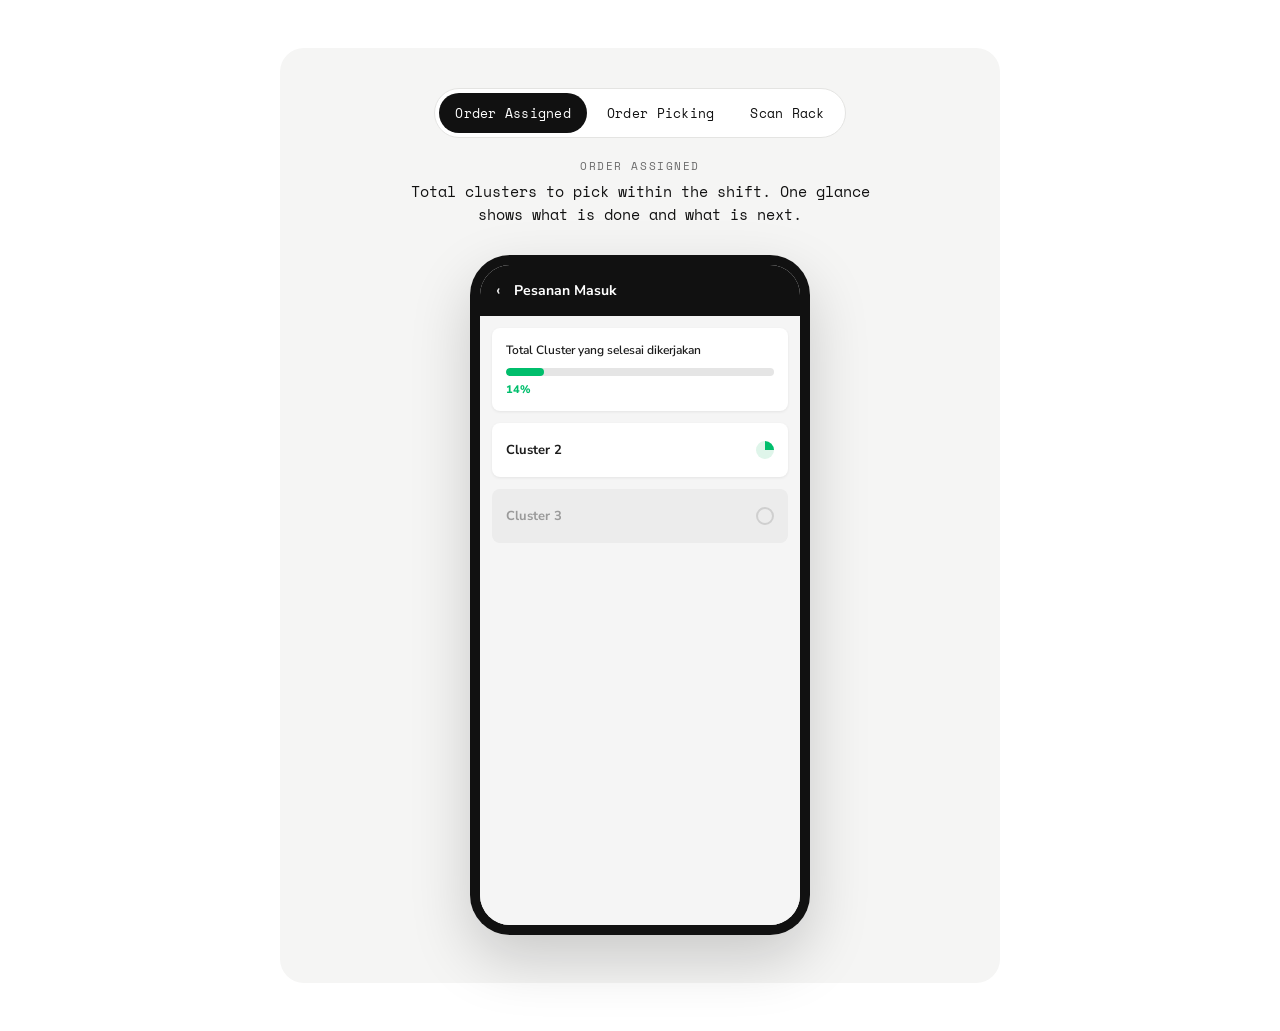
<file: assets/portfolio/warung-pintar-picker.html>
<!DOCTYPE html>
<html lang="en">
<head>
<meta charset="UTF-8">
<meta name="viewport" content="width=device-width, initial-scale=1.0">
<title>Warung Pintar Picker App, Preview</title>
<link rel="preconnect" href="https://fonts.googleapis.com">
<link rel="preconnect" href="https://fonts.gstatic.com" crossorigin>
<link href="https://fonts.googleapis.com/css2?family=Nunito+Sans:wght@400;600;700;800&family=Space+Mono:wght@400;700&display=swap" rel="stylesheet">
<style>
  :root {
    --bg: #f5f5f4;
    --card: #ffffff;
    --ink: #111111;
    --ink-soft: #6b6b6b;
    --line: #e4e4e2;
    --radius-card: 24px;
    --radius-phone: 40px;

    /* Warung Pintar palette, sampled from the design */
    --wp-yellow: #f6cf57;
    --wp-black: #111111;
    --wp-green: #00be6c;
    --wp-blue: #2f7cc6;
    --wp-blue-soft: #a9c7e8;
    --wp-gray: #e5e5e5;
    --wp-gray-soft: #f5f5f5;
    --wp-text: #1c1c1c;
    --wp-muted: #9a9a9a;
  }

  * { box-sizing: border-box; margin: 0; padding: 0; }

  body {
    font-family: 'Space Mono', ui-monospace, monospace;
    background: #fff;
    color: var(--ink);
    -webkit-font-smoothing: antialiased;
  }

  /* ============================================================
     PREVIEW SHELL (tabs + caption + phone frame)
     ============================================================ */

  .ba-section {
    background: var(--bg);
    border-radius: var(--radius-card);
    max-width: 720px;
    margin: 48px auto;
    padding: 40px 24px 48px;
  }

  .ba-tabs {
    display: flex;
    gap: 4px;
    background: var(--card);
    border: 1px solid var(--line);
    border-radius: 999px;
    padding: 4px;
    width: fit-content;
    margin: 0 auto 20px;
  }

  .ba-tab {
    font: inherit;
    font-size: 13px;
    letter-spacing: 0.02em;
    border: 0;
    background: transparent;
    color: var(--ink);
    padding: 10px 16px;
    border-radius: 999px;
    cursor: pointer;
    transition: background 0.25s ease, color 0.25s ease;
    white-space: nowrap;
  }
  .ba-tab:hover { background: #efefee; }
  .ba-tab:focus-visible { outline: 2px solid var(--ink); outline-offset: 2px; }
  .ba-tab[aria-selected="true"] { background: var(--ink); color: #fff; }

  .ba-caption {
    text-align: center;
    max-width: 460px;
    margin: 0 auto 28px;
    min-height: 3.2em;
  }
  .ba-caption .ba-tag {
    display: block;
    font-size: 11px;
    letter-spacing: 0.14em;
    text-transform: uppercase;
    color: var(--ink-soft);
    margin-bottom: 6px;
  }
  .ba-caption p { font-size: 15px; line-height: 1.55; }

  .ba-stage {
    display: flex;
    justify-content: center;
  }

  .ba-phone {
    width: min(340px, 82vw);
    aspect-ratio: 9 / 18;
    background: #111;
    border-radius: var(--radius-phone);
    padding: 10px;
    box-shadow: 0 24px 60px rgba(0,0,0,0.18);
  }

  .ba-screen {
    position: relative;
    width: 100%;
    height: 100%;
    border-radius: calc(var(--radius-phone) - 10px);
    overflow: hidden;
    background: #fff;
  }

  .ba-panel {
    position: absolute;
    inset: 0;
    display: flex;
    flex-direction: column;
    opacity: 0;
    pointer-events: none;
    transition: opacity 0.35s ease;
  }
  .ba-panel.is-active { opacity: 1; pointer-events: auto; }

  .ba-scroll {
    flex: 1;
    overflow-y: auto;
    scrollbar-width: none;
    background: var(--wp-gray-soft);
  }
  .ba-scroll::-webkit-scrollbar { display: none; }

  @media (prefers-reduced-motion: reduce) {
    .wp-scanline { animation: none !important; }
    .ba-tab, .ba-panel { transition: none; }
  }

  @media (max-width: 560px) {
    .ba-section { padding: 32px 12px 40px; margin: 24px 12px; }
    .ba-tab { padding: 10px 12px; font-size: 12px; }
  }

  /* ============================================================
     IN-PHONE UI, Warung Pintar picker
     ============================================================ */

  .wp {
    font-family: 'Nunito Sans', -apple-system, sans-serif;
    color: var(--wp-text);
    font-size: 12px;
  }

  .wp-header {
    display: flex;
    align-items: center;
    gap: 14px;
    background: var(--wp-black);
    color: #fff;
    padding: 16px 16px;
    font-size: 14px;
    font-weight: 700;
    flex-shrink: 0;
  }
  .wp-back { font-size: 15px; line-height: 1; opacity: 0.9; }

  .wp-icon { display: inline-block; vertical-align: -3px; }

  /* --- Order Assigned (Pesanan Masuk) --- */
  .wp-card {
    background: #fff;
    border-radius: 8px;
    margin: 12px 12px 0;
    padding: 14px;
    box-shadow: 0 1px 3px rgba(0,0,0,0.07);
  }

  .wp-progress-label { font-size: 12px; font-weight: 600; }
  .wp-progress-bar {
    height: 8px;
    background: var(--wp-gray);
    border-radius: 999px;
    margin-top: 10px;
    overflow: hidden;
  }
  .wp-progress-fill {
    height: 100%;
    width: 14%;
    background: var(--wp-green);
    border-radius: 999px;
  }
  .wp-progress-num {
    font-size: 11px;
    font-weight: 800;
    color: var(--wp-green);
    margin-top: 6px;
  }

  .wp-cluster {
    display: flex;
    align-items: center;
    justify-content: space-between;
    padding: 18px 14px;
  }
  .wp-cluster-name { font-size: 13px; font-weight: 700; }
  .wp-cluster.is-disabled {
    background: #ececec;
    box-shadow: none;
  }
  .wp-cluster.is-disabled .wp-cluster-name { color: var(--wp-muted); }
  .wp-pie {
    width: 18px; height: 18px;
    border-radius: 50%;
    background: conic-gradient(var(--wp-green) 0 25%, #dff5ea 25% 100%);
  }
  .wp-pie.is-empty {
    background: transparent;
    border: 2px solid #cfcfcf;
  }

  /* --- Order Picking (Cluster detail) --- */
  .wp-sheet {
    background: #fff;
    border-radius: 8px;
    margin: 10px;
    padding: 6px 14px 4px;
    box-shadow: 0 1px 3px rgba(0,0,0,0.07);
  }

  .wp-sku-head { padding: 10px 0 12px; }
  .wp-sku-loc {
    display: flex;
    align-items: center;
    justify-content: space-between;
    font-size: 12px;
    font-weight: 600;
  }
  .wp-sku-loc-left { display: flex; align-items: center; gap: 8px; }
  .wp-sku-name {
    display: flex;
    align-items: center;
    gap: 8px;
    font-size: 15px;
    font-weight: 800;
    margin-top: 8px;
  }
  .wp-divider { border-top: 1.5px solid #d7dbe0; }

  .wp-uom {
    display: flex;
    align-items: center;
    justify-content: space-between;
    padding: 14px 0 6px;
  }
  .wp-uom-left {
    display: flex;
    align-items: center;
    gap: 8px;
    font-size: 13px;
  }
  .wp-uom-left b { font-weight: 800; }
  .wp-uom-note { font-size: 11px; color: #b5b5b5; }

  .wp-pick-row {
    display: flex;
    align-items: center;
    padding: 15px 0 15px 14px;
    border-bottom: 1px solid #efefef;
  }
  .wp-pick-row:last-child { border-bottom: 0; }
  .wp-pick-qty {
    width: 26px;
    font-size: 14px;
    font-weight: 700;
    text-align: right;
  }
  .wp-pick-arrow {
    color: #c9c9c9;
    font-size: 14px;
    margin: 0 14px;
  }
  .wp-pick-basket {
    display: flex;
    align-items: center;
    gap: 7px;
    font-size: 13px;
    font-weight: 600;
    flex: 1;
  }
  .wp-pick-actions {
    display: flex;
    align-items: center;
    gap: 14px;
  }
  .wp-checkbox {
    width: 24px; height: 24px;
    border: 1.5px solid var(--wp-blue-soft);
    background: #f7fafd;
    border-radius: 6px;
    display: flex;
    align-items: center;
    justify-content: center;
  }
  .wp-checkbox svg { display: none; }
  .wp-checkbox.is-checked {
    background: var(--wp-green);
    border-color: var(--wp-green);
  }
  .wp-checkbox.is-checked svg { display: block; }

  .wp-pick-row.is-done { background: #f4fbf7; }
  .wp-pick-row.is-done .wp-pick-qty,
  .wp-pick-row.is-done .wp-pick-basket { color: var(--wp-muted); }
  .wp-pick-row.is-done .wp-pick-basket svg { opacity: 0.55; }

  /* --- Scan Rack (Pindai Kode SKU Rak) --- */
  .wp-scan-modes {
    display: flex;
    background: #fff;
    flex-shrink: 0;
  }
  .wp-scan-mode {
    flex: 1;
    display: flex;
    align-items: center;
    justify-content: center;
    padding: 12px 0 10px;
    border-bottom: 2px solid transparent;
    color: #9a9a9a;
  }
  .wp-scan-mode.is-active {
    color: var(--wp-black);
    border-bottom-color: var(--wp-yellow);
  }

  .wp-camera {
    flex: 1;
    position: relative;
    background:
      radial-gradient(ellipse at 50% 40%, #3a3a3a 0%, #161616 70%);
    display: flex;
    align-items: center;
    justify-content: center;
  }
  .wp-viewfinder {
    position: relative;
    width: 68%;
    aspect-ratio: 1.4 / 1;
  }
  .wp-corner {
    position: absolute;
    width: 26px; height: 26px;
    border: 3px solid var(--wp-yellow);
  }
  .wp-corner.tl { top: 0; left: 0; border-right: 0; border-bottom: 0; }
  .wp-corner.tr { top: 0; right: 0; border-left: 0; border-bottom: 0; }
  .wp-corner.bl { bottom: 0; left: 0; border-right: 0; border-top: 0; }
  .wp-corner.br { bottom: 0; right: 0; border-left: 0; border-top: 0; }
  .wp-scanline {
    position: absolute;
    left: 8%; right: 8%;
    height: 2px;
    background: var(--wp-yellow);
    box-shadow: 0 0 10px var(--wp-yellow);
    animation: wp-scan 2.2s ease-in-out infinite;
  }
  @keyframes wp-scan {
    0%, 100% { top: 12%; }
    50% { top: 85%; }
  }
  .wp-camera-hint {
    position: absolute;
    bottom: 16px;
    left: 0; right: 0;
    text-align: center;
    color: #fff;
    font-size: 11px;
    opacity: 0.85;
  }
  .wp-scan-footer {
    background: #111;
    padding: 4px 0 8px;
    flex-shrink: 0;
  }
  .wp-scan-btn {
    display: block;
    width: calc(100% - 24px);
    margin: 8px 12px;
    background: var(--wp-yellow);
    color: var(--wp-black);
    font-family: inherit;
    font-size: 13px;
    font-weight: 800;
    letter-spacing: 0.06em;
    text-align: center;
    border: 0;
    border-radius: 8px;
    padding: 13px 0;
    cursor: pointer;
  }
</style>
</head>
<body>

<section class="ba-section">

  <div class="ba-tabs" role="tablist" aria-label="Picker app screen">
    <button class="ba-tab" role="tab" id="tab-assigned" aria-selected="true" aria-controls="panel-assigned">Order Assigned</button>
    <button class="ba-tab" role="tab" id="tab-picking" aria-selected="false" aria-controls="panel-picking">Order Picking</button>
    <button class="ba-tab" role="tab" id="tab-scan" aria-selected="false" aria-controls="panel-scan">Scan Rack</button>
  </div>

  <div class="ba-caption">
    <span class="ba-tag" data-caption-tag>Order Assigned</span>
    <p data-caption-text>Total clusters to pick within the shift. One glance shows what is done and what is next.</p>
  </div>

  <div class="ba-stage">
    <div class="ba-phone">
      <div class="ba-screen">

        <!-- ============ SCREEN 1: Order Assigned ============ -->
        <div class="ba-panel is-active wp" role="tabpanel" id="panel-assigned" aria-labelledby="tab-assigned" tabindex="0">
          <div class="wp-header"><span class="wp-back">&#8249;</span> Pesanan Masuk</div>
          <div class="ba-scroll">
            <div class="wp-card">
              <div class="wp-progress-label">Total Cluster yang selesai dikerjakan</div>
              <div class="wp-progress-bar"><div class="wp-progress-fill"></div></div>
              <div class="wp-progress-num">14%</div>
            </div>

            <div class="wp-card wp-cluster">
              <span class="wp-cluster-name">Cluster 2</span>
              <span class="wp-pie"></span>
            </div>

            <div class="wp-card wp-cluster is-disabled">
              <span class="wp-cluster-name">Cluster 3</span>
              <span class="wp-pie is-empty"></span>
            </div>
          </div>
        </div>

        <!-- ============ SCREEN 2: Order Picking ============ -->
        <div class="ba-panel wp" role="tabpanel" id="panel-picking" aria-labelledby="tab-picking" tabindex="0">
          <div class="wp-header"><span class="wp-back">&#8249;</span> Cluster 1</div>
          <div class="ba-scroll">
            <div class="wp-sheet">

              <div class="wp-sku-head">
                <div class="wp-sku-loc">
                  <span class="wp-sku-loc-left">
                    <svg class="wp-icon" width="13" height="13" viewBox="0 0 24 24" fill="none" stroke="#444" stroke-width="2"><path d="M12 21s-7-5.5-7-11a7 7 0 0 1 14 0c0 5.5-7 11-7 11z"/><circle cx="12" cy="10" r="2.5"/></svg>
                    A13
                  </span>
                  <svg class="wp-icon" width="17" height="17" viewBox="0 0 24 24" fill="none" stroke="#2f7cc6" stroke-width="2"><circle cx="10.5" cy="10.5" r="6.5"/><path d="M15.5 15.5 21 21M10.5 8v5M8 10.5h5"/></svg>
                </div>
                <div class="wp-sku-name">
                  <svg class="wp-icon" width="15" height="15" viewBox="0 0 24 24" fill="none" stroke="#444" stroke-width="2"><path d="M3 4h2l2.5 12h11L21 8H7"/><circle cx="9.5" cy="19.5" r="1.4" fill="#444"/><circle cx="16.5" cy="19.5" r="1.4" fill="#444"/></svg>
                  Aqua Botol 1.5 L
                </div>
              </div>

              <div class="wp-divider"></div>

              <!-- UOM group: Dus -->
              <div class="wp-uom">
                <span class="wp-uom-left">
                  <svg class="wp-icon" width="14" height="14" viewBox="0 0 24 24" fill="#8a8a8a"><path d="M12 3 3 8v8l9 5 9-5V8l-9-5zM5 9.2l7 3.9 7-3.9"/></svg>
                  Total: <b>28 Dus</b>
                </span>
                <span class="wp-uom-note">1 Dus = 19 Botol</span>
              </div>

              <div class="wp-pick-row is-done">
                <span class="wp-pick-qty">5</span>
                <span class="wp-pick-arrow">&#10230;</span>
                <span class="wp-pick-basket">
                  <svg class="wp-icon" width="14" height="14" viewBox="0 0 24 24" fill="#555"><path d="M4 8h16l-1.5 11h-13L4 8zm3 3v5m5-5v5m5-5v5" stroke="#fff" stroke-width="1.2"/></svg>
                  A
                </span>
                <span class="wp-pick-actions">
                  <svg class="wp-icon" width="15" height="15" viewBox="0 0 24 24" fill="#2f7cc6"><path d="M3 17.25V21h3.75L17.8 9.94l-3.75-3.75L3 17.25zM20.7 7a1 1 0 0 0 0-1.4L18.4 3.3a1 1 0 0 0-1.4 0l-1.8 1.8 3.7 3.75L20.7 7z"/></svg>
                  <span class="wp-checkbox is-checked">
                    <svg width="13" height="13" viewBox="0 0 24 24" fill="none" stroke="#fff" stroke-width="3" stroke-linecap="round" stroke-linejoin="round"><path d="M5 13l4 4L19 7"/></svg>
                  </span>
                </span>
              </div>

              <div class="wp-pick-row is-done">
                <span class="wp-pick-qty">6</span>
                <span class="wp-pick-arrow">&#10230;</span>
                <span class="wp-pick-basket">
                  <svg class="wp-icon" width="14" height="14" viewBox="0 0 24 24" fill="#555"><path d="M4 8h16l-1.5 11h-13L4 8zm3 3v5m5-5v5m5-5v5" stroke="#fff" stroke-width="1.2"/></svg>
                  B
                </span>
                <span class="wp-pick-actions">
                  <svg class="wp-icon" width="15" height="15" viewBox="0 0 24 24" fill="#2f7cc6"><path d="M3 17.25V21h3.75L17.8 9.94l-3.75-3.75L3 17.25zM20.7 7a1 1 0 0 0 0-1.4L18.4 3.3a1 1 0 0 0-1.4 0l-1.8 1.8 3.7 3.75L20.7 7z"/></svg>
                  <span class="wp-checkbox is-checked">
                    <svg width="13" height="13" viewBox="0 0 24 24" fill="none" stroke="#fff" stroke-width="3" stroke-linecap="round" stroke-linejoin="round"><path d="M5 13l4 4L19 7"/></svg>
                  </span>
                </span>
              </div>

              <div class="wp-pick-row">
                <span class="wp-pick-qty">7</span>
                <span class="wp-pick-arrow">&#10230;</span>
                <span class="wp-pick-basket">
                  <svg class="wp-icon" width="14" height="14" viewBox="0 0 24 24" fill="#555"><path d="M4 8h16l-1.5 11h-13L4 8zm3 3v5m5-5v5m5-5v5" stroke="#fff" stroke-width="1.2"/></svg>
                  C
                </span>
                <span class="wp-pick-actions">
                  <svg class="wp-icon" width="15" height="15" viewBox="0 0 24 24" fill="#2f7cc6"><path d="M3 17.25V21h3.75L17.8 9.94l-3.75-3.75L3 17.25zM20.7 7a1 1 0 0 0 0-1.4L18.4 3.3a1 1 0 0 0-1.4 0l-1.8 1.8 3.7 3.75L20.7 7z"/></svg>
                  <span class="wp-checkbox"></span>
                </span>
              </div>

              <div class="wp-pick-row">
                <span class="wp-pick-qty">10</span>
                <span class="wp-pick-arrow">&#10230;</span>
                <span class="wp-pick-basket">
                  <svg class="wp-icon" width="14" height="14" viewBox="0 0 24 24" fill="#555"><path d="M4 8h16l-1.5 11h-13L4 8zm3 3v5m5-5v5m5-5v5" stroke="#fff" stroke-width="1.2"/></svg>
                  E
                </span>
                <span class="wp-pick-actions">
                  <svg class="wp-icon" width="15" height="15" viewBox="0 0 24 24" fill="#2f7cc6"><path d="M3 17.25V21h3.75L17.8 9.94l-3.75-3.75L3 17.25zM20.7 7a1 1 0 0 0 0-1.4L18.4 3.3a1 1 0 0 0-1.4 0l-1.8 1.8 3.7 3.75L20.7 7z"/></svg>
                  <span class="wp-checkbox"></span>
                </span>
              </div>

              <!-- UOM group: Botol -->
              <div class="wp-uom">
                <span class="wp-uom-left">
                  <svg class="wp-icon" width="14" height="14" viewBox="0 0 24 24" fill="#8a8a8a"><path d="M12 3 3 8v8l9 5 9-5V8l-9-5zM5 9.2l7 3.9 7-3.9"/></svg>
                  Total: <b>28 Botol</b>
                </span>
              </div>

              <div class="wp-pick-row is-done">
                <span class="wp-pick-qty">5</span>
                <span class="wp-pick-arrow">&#10230;</span>
                <span class="wp-pick-basket">
                  <svg class="wp-icon" width="14" height="14" viewBox="0 0 24 24" fill="#555"><path d="M4 8h16l-1.5 11h-13L4 8zm3 3v5m5-5v5m5-5v5" stroke="#fff" stroke-width="1.2"/></svg>
                  A
                </span>
                <span class="wp-pick-actions">
                  <svg class="wp-icon" width="15" height="15" viewBox="0 0 24 24" fill="#2f7cc6"><path d="M3 17.25V21h3.75L17.8 9.94l-3.75-3.75L3 17.25zM20.7 7a1 1 0 0 0 0-1.4L18.4 3.3a1 1 0 0 0-1.4 0l-1.8 1.8 3.7 3.75L20.7 7z"/></svg>
                  <span class="wp-checkbox is-checked">
                    <svg width="13" height="13" viewBox="0 0 24 24" fill="none" stroke="#fff" stroke-width="3" stroke-linecap="round" stroke-linejoin="round"><path d="M5 13l4 4L19 7"/></svg>
                  </span>
                </span>
              </div>

              <div class="wp-pick-row">
                <span class="wp-pick-qty">6</span>
                <span class="wp-pick-arrow">&#10230;</span>
                <span class="wp-pick-basket">
                  <svg class="wp-icon" width="14" height="14" viewBox="0 0 24 24" fill="#555"><path d="M4 8h16l-1.5 11h-13L4 8zm3 3v5m5-5v5m5-5v5" stroke="#fff" stroke-width="1.2"/></svg>
                  B
                </span>
                <span class="wp-pick-actions">
                  <svg class="wp-icon" width="15" height="15" viewBox="0 0 24 24" fill="#2f7cc6"><path d="M3 17.25V21h3.75L17.8 9.94l-3.75-3.75L3 17.25zM20.7 7a1 1 0 0 0 0-1.4L18.4 3.3a1 1 0 0 0-1.4 0l-1.8 1.8 3.7 3.75L20.7 7z"/></svg>
                  <span class="wp-checkbox"></span>
                </span>
              </div>

            </div>
          </div>
        </div>

        <!-- ============ SCREEN 3: Scan Rack ============ -->
        <div class="ba-panel wp" role="tabpanel" id="panel-scan" aria-labelledby="tab-scan" tabindex="0">
          <div class="wp-header"><span class="wp-back">&#8249;</span> Pindai Kode SKU Rak</div>
          <div class="wp-camera">
            <div class="wp-viewfinder">
              <span class="wp-corner tl"></span>
              <span class="wp-corner tr"></span>
              <span class="wp-corner bl"></span>
              <span class="wp-corner br"></span>
              <div class="wp-scanline"></div>
            </div>
            <div class="wp-camera-hint">Arahkan kamera ke kode SKU pada rak</div>
          </div>
          <div class="wp-scan-footer">
            <button class="wp-scan-btn" type="button">PINDAI RAK</button>
          </div>
        </div>

      </div>
    </div>
  </div>

</section>

<script>
(function () {
  var captions = {
    'tab-assigned': {
      tag: 'Order Assigned',
      text: 'Total clusters to pick within the shift. One glance shows what is done and what is next.'
    },
    'tab-picking': {
      tag: 'Order Picking',
      text: 'One SKU, two units of measure. Quantities split across the cluster baskets, ticked as they go in.'
    },
    'tab-scan': {
      tag: 'Scan Rack',
      text: 'Scanning the rack confirms the right item before it leaves the shelf. A guardrail for new, contract-based pickers.'
    }
  };

  var tabs = Array.prototype.slice.call(document.querySelectorAll('.ba-tab'));
  var tagEl = document.querySelector('[data-caption-tag]');
  var textEl = document.querySelector('[data-caption-text]');

  function select(tab) {
    tabs.forEach(function (t) {
      var active = t === tab;
      t.setAttribute('aria-selected', active ? 'true' : 'false');
      var panel = document.getElementById(t.getAttribute('aria-controls'));
      panel.classList.toggle('is-active', active);
      if (active) {
        var scroller = panel.querySelector('.ba-scroll');
        if (scroller) scroller.scrollTop = 0;
      }
    });
    tagEl.textContent = captions[tab.id].tag;
    textEl.textContent = captions[tab.id].text;
  }

  tabs.forEach(function (tab, i) {
    tab.addEventListener('click', function () { select(tab); });
    tab.addEventListener('keydown', function (e) {
      if (e.key === 'ArrowRight' || e.key === 'ArrowLeft') {
        e.preventDefault();
        var next = tabs[(i + (e.key === 'ArrowRight' ? 1 : tabs.length - 1)) % tabs.length];
        next.focus();
        select(next);
      }
    });
  });
})();
</script>

</body>
</html>
</file>
<file: style.css>
/* ─── Reset & Base ───────────────────────────────────────── */
*, *::before, *::after { box-sizing: border-box; margin: 0; padding: 0; }

:root {
  --cream: #ffffff;
  --ink: #212121;
  --ink-muted: #666666;
  --accent: #FF5E32;
  --mono: 'JetBrains Mono', 'Courier New', monospace;
  --serif: 'JetBrains Mono', 'Courier New', monospace;
  --page-max: 375px;
  --gap: 1.5rem;
  --stagger-delay: 0.07s;
}

html {
  font-size: 14px;
  scroll-behavior: smooth;
  background-color: #ffffff;
  overflow-x: hidden;
  /* Trackpad horizontal swipe (or fast scroll near an edge) can chain
     into the browser's own back/forward navigation gesture — most
     noticeable scrolling through the wide Playground canvas embed.
     playground.html already blocks this on its own document; the
     outer page needs the same guard. */
  overscroll-behavior-x: none;
}

/* Desktop-only 120% scale — same mechanism as the browser's own Cmd+ zoom,
   so the whole layout (including every embedded component) reflows at the
   larger size instead of just stretching pixels. Mobile is untouched. */
@media (min-width: 900px) {
  html {
    zoom: 1.2;
  }
}

/* ─── Paper container ────────────────────────────────────── */
.paper {
  background: #ffffff;
  max-width: 600px;
  margin: 0 auto;
  min-height: 100vh;
  box-shadow: none;
  overflow-x: clip;
}
.paper--article {
  background: #ffffff !important;
  max-width: 100% !important;
}

body {
  background: #ffffff;
  color: var(--ink);
  font-family: var(--mono);
  font-size: 1rem;
  line-height: 1.65;
  padding: 0;
  text-align: left;
  overflow-x: hidden;
}


.hero-wrapper, .page {
  position: relative;
  z-index: 1;
}

/* ─── Hero section ───────────────────────────────────────── */
.hero-wrapper {
  display: flex;
  flex-direction: column;
  justify-content: center;
  align-items: center;
  min-height: 100vh;
  padding: 2rem 1.25rem;
  gap: 2rem;
}


.hero-wrapper--yellow {
  background: #ffffff;
}

.hero-card {
  position: relative;
  width: 100%;
  max-width: 340px;
  display: flex;
  flex-direction: column;
}

.hero-note-wrap {
  position: relative;
  z-index: 4;
  max-width: 270px;
  width: 100%;
  animation: sticker-drop 1.3s cubic-bezier(0.22, 1, 0.36, 1) both;
  overflow: visible;
}

.hero-note-wrap--settled {
  transform: translateY(40px) rotate(-1.5deg);
}

/* Post-it and stamp hover independently */
.hero-note-wrap--settled .hero-card--note {
  transition: transform 0.45s cubic-bezier(0.34, 1.56, 0.64, 1);
  will-change: transform;
}
.hero-note-wrap--settled .hero-card--note:hover {
  transform: rotate(-2deg) scale(1.015) translateY(-2px);
}

.hero-note-wrap--settled .hero-stamp {
  transform: rotate(10deg);
  transition: transform 0.4s cubic-bezier(0.34, 1.56, 0.64, 1);
}
.hero-note-wrap--settled .hero-stamp:hover {
  transform: rotate(12deg) translateY(-4px) scale(1.02);
}

.hero-card--note {
  background: var(--accent);
  color: #ffffff;
  border-radius: 4px;
  padding: 1.5rem 1.5rem 2rem;
  /* Ambient lift + tighter contact shadow. filter (not box-shadow) so the
     shadow follows the clipped corner instead of the rectangular box. */
  filter:
    drop-shadow(0 12px 14px rgba(0, 0, 0, 0.14))
    drop-shadow(0 4px 5px rgba(0, 0, 0, 0.08));
  position: relative;
  z-index: 1;
  overflow: hidden;
}
/* Faint top-lit sheen and a darker fall-off toward the curl so the
   surface reads as paper under a light, not a flat fill. Sits under the
   grain (::after) and above the background. */
.hero-card--note::before {
  content: '';
  position: absolute;
  inset: 0;
  background:
    linear-gradient(180deg, rgba(255,255,255,0.14) 0, rgba(255,255,255,0) 22%),
    linear-gradient(145deg, rgba(0,0,0,0) 55%, rgba(0,0,0,0.10) 100%);
  pointer-events: none;
  z-index: 0;
}

.hero-card--note::after {
  content: '';
  position: absolute;
  inset: 0;
  background-image: url("data:image/svg+xml,%3Csvg xmlns='http://www.w3.org/2000/svg' width='200' height='200'%3E%3Cfilter id='g'%3E%3CfeTurbulence type='fractalNoise' baseFrequency='0.42 0.52' numOctaves='4' stitchTiles='stitch'/%3E%3CfeColorMatrix type='saturate' values='0'/%3E%3C/filter%3E%3Crect width='200' height='200' filter='url(%23g)' opacity='0.5'/%3E%3C/svg%3E");
  background-size: 200px 200px;
  mix-blend-mode: overlay;
  opacity: 0.16;
  pointer-events: none;
  z-index: 1;
}

/* Curled corner flap — hidden per request; the card is now a plain
   rectangle (border-radius restored to 4px uniformly above, clip-path
   removed) with no cut corner for this to fold over. */
.hero-note-curl {
  display: none;
}
.hero-note-curl svg { display: block; width: 100%; height: 100%; }

/* Soft ambient shadow on the canvas under the lifted corner. Drawn on
   the wrapper, sized to the cut-out, so it reads as the paper's shadow
   on the table rather than on the card. */
.hero-note-wrap { position: relative; }

/* white text overrides inside red sticker */
.hero-card--note .accent {
  color: #ffffff;
  text-decoration: underline;
  text-underline-offset: 3px;
}

.hero-card--note .hello-letter {
  color: #ffffff;
}

.hero-note-sub {
  font-size: 1rem;
  opacity: 0.88;
  margin: 0;
}

/* Stamp — hidden everywhere per request; markup kept in place. */
.hero-stamp {
  display: none;
  flex-direction: column;
  justify-content: center;
  position: absolute;
  bottom: calc(-5rem - 10px - 35px + 25px - 10px);
  right: -30px;
  color: #ffffff;
  font-family: var(--mono);
  font-size: 10px;
  line-height: 1.5;
  padding: 1.1rem 1.4rem;
  justify-content: center;
  width: 175px;
  min-height: 110px;
  z-index: 5;
  animation: stamp-slide 1.1s cubic-bezier(0.22, 1, 0.36, 1) 0.1s both;

  /* Frosted acrylic slab: mostly see-through with a heavy blur so the
     card and chip behind it show as soft colour, a cyan-tinted
     refractive edge, a bright top-left inner bevel with a shaded
     bottom-right one, and one long soft drop for float. */
  color: var(--ink);
  background: rgba(255, 255, 255, 0.22);
  backdrop-filter: blur(16px) saturate(130%);
  -webkit-backdrop-filter: blur(16px) saturate(130%);
  border: 1px solid rgba(255, 255, 255, 0.45);
  border-radius: 6px;
  box-shadow:
    inset 1px 1px 1px rgba(255, 255, 255, 0.8),
    inset -1px -1px 1px rgba(0, 0, 0, 0.1),
    0 0 0 1px rgba(140, 220, 225, 0.22),
    0 20px 30px -10px rgba(0, 0, 0, 0.2);
}
/* Edge-light sweep along the top so the slab reads as a polished face. */
.hero-stamp::before {
  content: '';
  position: absolute;
  inset: 0;
  border-radius: inherit;
  background: linear-gradient(
    115deg,
    rgba(255,255,255,0.32) 0%,
    rgba(255,255,255,0.06) 26%,
    rgba(255,255,255,0) 55%
  );
  pointer-events: none;
}

/* Old stamp graphic retired; the plaque is pure CSS now. */
.hero-stamp-bg { display: none; }

/* Metal standoffs, one per corner. Brushed-aluminium radial with a
   contact shadow so they read as bolted through the glass. */
.hero-stamp .standoff {
  position: absolute;
  width: 9px;
  height: 9px;
  border-radius: 50%;
  background: radial-gradient(circle at 35% 35%, #ffffff 0%, #cbd5e1 45%, #64748b 100%);
  box-shadow:
    0 1px 2px rgba(0, 0, 0, 0.35),
    inset 0 0.5px 0.5px rgba(255, 255, 255, 0.8);
  pointer-events: none;
}
.hero-stamp .standoff--tl { top: 7px; left: 7px; }
.hero-stamp .standoff--tr { top: 7px; right: 7px; }
.hero-stamp .standoff--bl { bottom: 7px; left: 7px; }
.hero-stamp .standoff--br { bottom: 7px; right: 7px; }

@keyframes stamp-slide {
  0%   { transform: translateX(120vw) rotate(20deg) scale(0.7); opacity: 0; }
  8%   { opacity: 1; }
  58%  { transform: translateX(12px) rotate(-3deg) scale(1.04); }
  74%  { transform: translateX(-8px) rotate(2.5deg) scale(0.97); }
  88%  { transform: translateX(5px) rotate(-1deg) scale(1.01); }
  100% { transform: translateX(0) rotate(10deg) scale(1); opacity: 1; }
}

.hero-stamp-text {
  margin: 0;
  position: relative;
  text-align: right;
  padding-left: 0;
  padding-right: 4px;
}

/* Current role — black chip with white italic serif, sits below the red note.
   Positioning used to jump between two fixed states at a single
   max-width:380px breakpoint — safe on very narrow phones (iPhone 13
   mini, 375px) but leaving every phone *wider* than that (basically
   every other current iPhone: 16, 16 Plus, Pro, Pro Max at 390-430px)
   on an unadjusted fallback that lands 18px lower, overlapping the
   "I treat portfolio..." stamp text below. clamp() replaces the
   cliff-edge with a continuous function of viewport width instead:
   the preferred value is the verified-safe offset plus a gentle vw
   term (not a flat magic number), and the min/max bounds keep it
   within the range measured safe (only an 8-9px harmless top-edge
   overlap, never touching real glyphs) end-to-end across 320px-430px
   — real phone widths, tested directly, not extrapolated. */
.hero-current-role {
  position: absolute;
  left: -34px;
  right: -14px;
  bottom: clamp(calc(-5rem - 10px + 60px), calc(-5rem - 10px + 66px + (100vw - 375px) * 0.03), calc(-5rem - 10px + 80px));
  z-index: 6;
  /* Badge sits at the right edge of this box (near the card's curled
     corner) instead of the left, via a flex end-alignment on the child
     rather than repositioning the box itself. This box itself is not
     animated — the entrance roll lives on the badge or its desktop
     wrapper, so it's self-contained and doesn't depend on this box's
     width or resting translateY (which differs on mobile). */
  display: flex;
  justify-content: flex-end;
  transform: rotate(-1.5deg) translateY(10px);
}

/* Rotating seal badge: green circle, "OPEN TO WORK" + "COLLABORATION"
   spinning around the rim on a circular text path, pulsing dot at the
   center standing in for the old live-status dot. Spin pauses and the
   whole badge lifts on hover — replaces the old paper-strip chip. */
.status-badge-container { display: contents; }
.status-badge {
  position: relative;
  width: 112px;
  height: 112px;
  border-radius: 50%;
  background-color: #22c55e;
  display: flex;
  align-items: center;
  justify-content: center;
  cursor: pointer;
  box-shadow: 0 8px 24px rgba(34, 197, 94, 0.25);
  transition: transform 0.4s cubic-bezier(0.34, 1.56, 0.64, 1), box-shadow 0.3s ease;
  /* Rolls in from off-screen left once the card has landed (same
     1.35s delay the old entrance used). `both` (not just `forwards`)
     so the badge stays hidden off-screen during the delay too —
     without it, it would flash at its resting spot for 1.35s, then
     jump out to -100vw only to immediately roll back in. Lives on the
     badge itself, not the wide .hero-current-role positioning box, so
     it doesn't care about that box's width or the mobile/desktop
     resting-position difference — it just ends at its own natural
     (untransformed) position, wherever the flex layout already put it. */
  animation: rollIn 1.4s cubic-bezier(0.175, 0.885, 0.32, 1.275) 1.35s both;
}
.status-badge:hover {
  transform: scale(1.08) rotate(5deg);
  box-shadow: 0 12px 32px rgba(34, 197, 94, 0.35);
}
.badge-text-svg {
  position: absolute;
  top: 0;
  left: 0;
  width: 100%;
  height: 100%;
  pointer-events: none;
  animation: rotateBadge 20s linear infinite;
}
.status-badge:hover .badge-text-svg {
  animation-play-state: paused;
}
.badge-center-content {
  display: flex;
  align-items: center;
  justify-content: center;
  z-index: 2;
}
.green-pulse-dot {
  position: relative;
  width: 18px;
  height: 18px;
  display: flex;
  align-items: center;
  justify-content: center;
}
.core-dot {
  width: 11px;
  height: 11px;
  background-color: #0d542b;
  border: 2px solid #ffffff;
  border-radius: 50%;
  z-index: 2;
}
.pulse-ring {
  position: absolute;
  width: 100%;
  height: 100%;
  background-color: #ffffff;
  border-radius: 50%;
  opacity: 0.85;
  animation: radarPulse 1.8s cubic-bezier(0.215, 0.61, 0.355, 1) infinite;
}
@keyframes radarPulse {
  0%   { transform: scale(0.5); opacity: 0.9; }
  100% { transform: scale(2.4); opacity: 0; }
}
@keyframes rotateBadge {
  from { transform: rotate(0deg); }
  to   { transform: rotate(360deg); }
}
@media (prefers-reduced-motion: reduce) {
  .badge-text-svg, .pulse-ring { animation: none; }
}

@keyframes rollIn {
  0%   { transform: translateX(-100vw) rotate(-540deg); opacity: 0; }
  60%  { opacity: 1; }
  100% { transform: translateX(0) rotate(0deg); opacity: 1; }
}

@media (min-width: 1024px) {
  /* Animate the wrapper so the badge's hover transform stays independent. */
  .status-badge-container {
    display: inline-flex;
  }
  .status-badge-container.is-awaiting-roll { opacity: 0; }
  .status-badge-container.is-rolling {
    animation: rollAndBounce 1.6s ease-out forwards;
  }
  .status-badge { animation: none; }

  @keyframes rollAndBounce {
    0%   { transform: translateX(-100vw) rotate(-720deg); opacity: 0; }
    20%  { opacity: 1; }
    70%  { transform: translateX(var(--badge-overshoot, 0px)) rotate(180deg); }
    100% { transform: translateX(0) rotate(0deg); opacity: 1; }
  }
}

/* First-visit-only, like every other hero entrance: html.is-back-nav
   is set synchronously in <head>, before paint, whenever this tab has
   already played the intro once (covers a plain reload too, not just
   true back/forward — see the detector script's comment). The other
   is-back-nav skip rules on this page live inside a desktop-only
   (min-width:1024px) block because those elements only animate on
   desktop; the badge's roll-in runs at every width, so this one is
   deliberately unscoped. */
html.is-back-nav .status-badge,
html.is-back-nav .status-badge-container {
  animation: none !important;
}

.hero-note-wrap--settled .hero-current-role {
  transition: transform 0.35s cubic-bezier(0.34, 1.2, 0.64, 1);
}


.hero-note-list {
  margin: 0.15rem 0 0 1rem;
  padding: 0;
  font-size: 1rem;
  line-height: 1.5;
  opacity: 0.88;
}

.hero-note-bold {
  font-weight: 700;
  text-decoration: none;
}

/* Location pin in the hero greeting, sized to the text */
.hero-pin {
  display: inline-block;
  width: 0.8em;
  height: 0.95em;
  vertical-align: -0.12em;
  margin: 0 0.05em;
}

.hero-note-divider {
  display: block;
  width: 70%;
  height: 10px;
  margin: 0.4rem 0;
}

@keyframes sticker-drop {
  0% {
    transform: translateY(-110vh) rotate(-60deg) scale(0.6);
    opacity: 0;
  }
  8% {
    opacity: 1;
  }
  58% {
    transform: translateY(80px) rotate(7deg) scale(1.04);
  }
  74% {
    transform: translateY(30px) rotate(-3.5deg) scale(0.97);
  }
  88% {
    transform: translateY(52px) rotate(-0.8deg) scale(1.01);
  }
  100% {
    transform: translateY(40px) rotate(-1.5deg) scale(1);
    opacity: 1;
  }
}

@media (min-width: 600px) {
  .hero-note-wrap {
    max-width: 360px;
  }
}

.hero-text {
  padding-top: 0;
}

.hero-text p { margin-bottom: 0.75rem; }
.hero-text p:last-child { margin-bottom: 0; }

.hero-wrapper--yellow .illustration-group {
  margin-left: 0;
  display: flex;
  justify-content: center;
}

/* ─── Layout ─────────────────────────────────────────────── */
.page {
  max-width: 340px;
  margin: 0 auto;
  padding: 0 1.25rem 5rem;
}

@media (min-width: 600px) {
  .page { max-width: 500px; }
}

.section {
  margin-bottom: 5rem;
}

/* ─── Typography ─────────────────────────────────────────── */
h1, h2, .mono {
  font-family: var(--mono);
  font-weight: 400;
  font-size: 1rem;
}

h1 {
  line-height: 1.4;
  margin-bottom: 2rem;
}

h2 {
  margin-bottom: 1.25rem;
}

p { margin-bottom: 0.75rem; }
p:last-child { margin-bottom: 0; }

strong { font-weight: 700; }

a {
  color: inherit;
  text-decoration: underline;
  text-underline-offset: 2px;
}

a:hover { color: var(--accent); }

.accent { color: var(--accent); }

/* ─── Tree List ──────────────────────────────────────────── */
.tree {
  list-style: none;
  padding-left: 0;
  font-family: var(--mono);
  font-size: 1rem;
  line-height: 1.8;
}

.tree li {
  display: flex;
  gap: 0.5rem;
}

.tree .branch {
  color: var(--ink-muted);
  user-select: none;
  flex-shrink: 0;
}

.tree a {
  text-decoration: none;
}

.tree a:hover { color: var(--accent); }

/* ─── Accordion tree node ────────────────────────────────── */
.tree-node-wrapper {
  position: relative;
}

.tree-node-wrapper::before { content: none; }

/* Remove the accent overlay — no longer needed */
.tree-node-wrapper::after { content: none; }

/* Header row: toggle button + text side by side */
.tree-node-header {
  display: flex;
  align-items: flex-start;
  gap: 0.75rem;
  position: relative;
  z-index: 1;
}

/* The orange square toggle — larger with glow */
.tree-toggle-btn {
  position: relative;
  flex-shrink: 0;
  width: 22px;
  height: 22px;
  margin-top: 0.1em;
  background: var(--accent);
  border: 1.5px solid var(--accent);
  border-radius: 3px;
  cursor: pointer;
  padding: 0;
  outline: none;
  box-shadow: none;
  transition: background 0.15s ease, border-color 0.15s ease;
}

@media (hover: hover) {
  .tree-toggle-btn:hover {
    background: var(--ink);
    border-color: var(--ink);
  }
  .tree-toggle-btn:hover .toggle-bar {
    background: #ffffff;
  }
}

/* Crossbar vectors drawn with CSS */
.toggle-bar {
  position: absolute;
  background: #ffffff;
  border-radius: 1px;
  top: 50%;
  left: 50%;
  transform: translate(-50%, -50%);
  transition: opacity 0.2s ease, transform 0.25s cubic-bezier(0.16, 1, 0.3, 1);
}

.toggle-h { width: 6px; height: 1.5px; }
.toggle-v { width: 1.5px; height: 6px; }

.is-expanded .toggle-v {
  opacity: 0;
  transform: translate(-50%, -50%) rotate(90deg);
}

/* Collapsible body */
.tree-leaves-container {
  max-height: 0;
  opacity: 0;
  overflow: hidden;
  padding-left: 10px;
  transition: max-height 0.35s cubic-bezier(0.16, 1, 0.3, 1),
              opacity 0.25s cubic-bezier(0.16, 1, 0.3, 1),
              margin-top 0.35s cubic-bezier(0.16, 1, 0.3, 1);
}

.is-expanded .tree-leaves-container {
  max-height: 600px;
  opacity: 1;
  margin-top: 0.5rem;
}

/* Leaf rows — staggered entrance */
.tree-leaf-row {
  display: flex;
  align-items: flex-start;
  min-height: 34px;
  padding: 4px 0;
  font-family: var(--mono);
  font-size: 1rem;
  opacity: 0;
  transform: translateY(-8px);
  transition: opacity 0.3s ease, transform 0.3s ease;
  /* Reverse stagger on close */
  transition-delay: calc((var(--total, 6) - var(--index, 0)) * 0.03s);
}

.is-expanded .tree-leaf-row {
  opacity: 1;
  transform: translateY(0);
  transition-delay: calc(var(--index, 0) * var(--stagger-delay));
}

.leaf-vector-arm {
  width: 22px;
  height: 2px;
  background: var(--ink);
  opacity: 1;
  display: inline-block;
  flex-shrink: 0;
  margin-right: 10px;
  margin-top: 0.6em;
}

.tree-leaf-row a {
  text-decoration: none;
  color: var(--ink);
}
.tree-leaf-row a:hover { color: var(--accent); }

.analog-strip {
  margin-top: 5rem;
  margin-left: -1.25rem;
  margin-right: -1.25rem;
}

.analog-strip__label {
  margin-bottom: 0.75rem;
  font-family: var(--mono);
  font-size: 1rem;
  line-height: 1.5;
}

.analog-strip__panels {
  display: grid;
  grid-template-columns: repeat(3, 1fr);
  gap: 0.5rem;
}

.analog-panel {
  aspect-ratio: 4 / 3;
  background: rgba(0,0,0,0.08);
  border: 1px solid var(--ink);
}

.tree-node-text {
  margin: 0;
  flex: 1;
  font-size: 14px;
}

/* Portfolio two-line tree */
.portfolio-tree .portfolio-item {
  align-items: flex-start;
  margin-bottom: 1.25rem;
}

.portfolio-entry {
  display: flex;
  flex-direction: column;
}

.portfolio-entry a {
  text-decoration: none;
}

.portfolio-entry a:hover { color: var(--accent); }

.tree-subtitle {
  color: var(--ink-muted);
  font-size: 0.875rem;
  margin-top: 0.1rem;
}

/* ─── Portfolio intro ────────────────────────────────────── */
/* ─── Portfolio stack cards ───────────────────────────────── */
.section--stack {
  padding: 0;
  margin-left: -1.25rem;
  margin-right: -1.25rem;
  margin-bottom: 0;
}

.stack-container {
  position: relative;
  width: 100%;
  background: transparent;
}

.stack-description {
  padding: 0 0 1.5rem;
  color: var(--ink);
  font-family: var(--mono);
  font-size: 14px;
  line-height: 1.65;
}

/* Browser default :visited link color (often a low-contrast reddish/
   purple tint) otherwise beats .stack-card's own color on specificity
   once a card's project link has actually been visited — force it
   back to the same colors every other (unvisited) card uses. */
.stack-card:visited,
.stack-card:visited .stack-card-title {
  color: var(--ink);
}
.stack-card:visited .stack-card-sub {
  color: rgba(33, 33, 33, 0.72);
}

.stack-card {
  position: relative;
  display: flex;
  flex-direction: column;
  align-items: flex-start;
  justify-content: flex-start;
  width: var(--card-w, 88%);
  margin: 0;
  margin-top: var(--card-gap, -168px);
  height: 235px;
  background: var(--folder-color, #C2CCBE);
  border: 1px solid var(--ink);
  border-radius: 8px;
  padding: 8px 14px 24px;
  text-decoration: none;
  color: var(--ink);
  font-family: var(--mono);
  font-size: 12px;
  cursor: pointer;
  touch-action: manipulation;
  rotate: var(--card-r, 0deg);
  filter: drop-shadow(0 1px 2px rgba(0,0,0,0.07)) drop-shadow(0 4px 7px rgba(0,0,0,0.05));
  transition: filter 0.4s ease, transform 0.4s cubic-bezier(0.34, 1.56, 0.64, 1), rotate 0.4s cubic-bezier(0.34, 1.56, 0.64, 1), background 0.4s ease, border-color 0.4s ease;
  z-index: var(--stack-i);
}

/* Rounded folder tab above the card body */
.stack-card::before {
  content: '';
  position: absolute;
  top: -24px;
  left: var(--tab-l, 8%);
  width: 34%;
  max-width: calc(100% - var(--tab-l, 8%));
  height: 26px;
  background: var(--folder-color, #C2CCBE);
  border: 1px solid var(--ink);
  border-bottom: none;
  border-radius: 6px 6px 0 0;
  transition: background 0.4s ease, border-color 0.4s ease;
  z-index: 1;
}

/* Paper grain texture — hidden by default, visible on hover */
.stack-card::after {
  content: '';
  position: absolute;
  inset: 0;
  border-radius: 10px;
  background-image: url("data:image/svg+xml,%3Csvg xmlns='http://www.w3.org/2000/svg' width='320' height='320'%3E%3Cfilter id='g'%3E%3CfeTurbulence type='fractalNoise' baseFrequency='0.38 0.62' numOctaves='4' stitchTiles='stitch'/%3E%3CfeColorMatrix type='saturate' values='0'/%3E%3C/filter%3E%3Crect width='320' height='320' filter='url(%23g)' opacity='0.58'/%3E%3C/svg%3E");
  background-size: 320px 320px;
  mix-blend-mode: overlay;
  pointer-events: none;
  z-index: 2;
  opacity: 0;
  transition: opacity 0.4s ease;
}

.stack-card:first-of-type {
  margin-top: 34px;
}

.stack-card--top {
  font-weight: 400;
}


.stack-card-tab-label {
  position: absolute;
  top: -24px;
  left: calc(var(--tab-l, 8%) + 2%);
  height: 24px;
  display: flex;
  align-items: center;
  padding: 0 4px;
  pointer-events: none;
  z-index: 3;
}

.stack-card-tab-logo {
  display: block;
  height: auto;
  max-height: 14px;
  width: auto;
  max-width: 72px;
  object-fit: contain;
  mix-blend-mode: multiply;
  opacity: 0.72;
}

.stack-card-tab-logo[alt="Traveloka"] {
  max-height: 20px;
  max-width: 88px;
}

.stack-card-tab-logo[alt="Warung Pintar"] {
  max-height: 18px;
  max-width: 88px;
}

.stack-card-tab-logo[alt="eFishery"] {
  max-height: 13px;
  max-width: 68px;
}

.stack-card-tab-logo[alt="Context Labs"] {
  max-height: 20px;
  max-width: 100px;
}

.stack-card-title {
  display: block;
  font-size: 14px;
  font-weight: inherit;
  line-height: 1.15;
  margin-bottom: 6px;
  position: relative;
  z-index: 3;
  /* Keeps the title clear of the discipline tag in the top-right corner.
     Sized to the widest tag ("Design Consulting", 138px) plus a gap. The
     leadership card's title ran 28px under its chip without this. */
  padding-right: 150px;
}

.stack-card-sub {
  display: block;
  font-weight: 400;
  color: rgba(33, 33, 33, 0.72);
  font-size: 10px;
  line-height: 1.2;
  position: relative;
  z-index: 3;
}

.stack-card:hover .stack-card-sub {
  color: var(--ink);
}

/* Discipline tag, top-right of each folder.

   Absolutely positioned on purpose. The folders overlap by around 160px
   and only the top strip of each one is visible, so anything added in flow
   under the subtitle would push it down into the strip the next folder
   covers. Pinned to the corner it costs no height at all.

   Transparent fill with a hairline border rather than a filled chip: the
   folders come in six colours and turn into their own --folder-color on
   hover, and a filled chip would need a colour that works on all of them.
   A border in the ink does. Colour states mirror .stack-card-sub so the
   two read as one piece of secondary text. */
.stack-card-tag {
  position: absolute;
  top: 10px;
  right: 14px;
  z-index: 3;
  font-size: 9px;
  font-weight: 400;
  line-height: 1;
  letter-spacing: 0.08em;
  text-transform: uppercase;
  color: rgba(33, 33, 33, 0.72);
  border: 1px solid rgba(33, 33, 33, 0.28);
  border-radius: 2px;
  padding: 4px 6px;
  white-space: nowrap;
}

.stack-card:hover .stack-card-tag,
.stack-card.is-tapped .stack-card-tag,
.stack-card.is-visited .stack-card-tag {
  color: var(--ink);
  border-color: rgba(33, 33, 33, 0.5);
}

/* Mobile tap — mirrors the hover color state */
.stack-card.is-tapped {
  background: var(--folder-color, #C2CCBE);
  border-color: transparent;
  filter: drop-shadow(0 2px 8px rgba(0,0,0,0.12)) drop-shadow(0 8px 20px rgba(0,0,0,0.10)) brightness(1.03);
  transition: background 0.18s ease, filter 0.18s ease, transform 0.22s cubic-bezier(0.34,1.56,0.64,1);
}
.stack-card.is-tapped::before {
  background: var(--folder-color, #C2CCBE);
  border-color: transparent;
  transition: background 0.18s ease;
}
.stack-card.is-tapped::after {
  opacity: 1;
}
.stack-card.is-tapped .stack-card-title {
  font-weight: 700;
  color: #212121;
}
.stack-card.is-tapped .stack-card-sub {
  color: var(--ink);
}

.stack-card-sparkle {
  position: absolute;
  right: 8px;
  bottom: 8px;
  width: 150px;
  height: 150px;
  max-width: calc(100% - 16px);
  max-height: calc(100% - 16px);
  object-fit: contain;
  object-position: right bottom;
  pointer-events: none;
  z-index: 3;
}

/* Handwritten doodle highlights — leadership folder cover only */
.stack-card-doodle {
  position: absolute;
  left: 10px;
  right: 10px;
  bottom: 12px;
  display: flex;
  flex-direction: column;
  gap: 10px;
  pointer-events: none;
  z-index: 4;
}
.doodle-line {
  font-family: 'Square Peg', cursive;
  font-size: 22px;
  line-height: 1;
  color: rgba(33, 33, 33, 0.6);
  width: fit-content;
}
.doodle-line--1 { align-self: flex-start; transform: rotate(-3deg); margin-left: 4px; }
.doodle-line--2 { align-self: flex-start; transform: rotate(2deg); margin-left: 26px; }
.doodle-line--3 { align-self: flex-start; transform: rotate(-1.5deg); margin-left: 2px; }

/* Visited this session — keep the folder-color state without needing hover */
.stack-card.is-visited {
  background: var(--folder-color, #C2CCBE);
  border-color: transparent;
}
.stack-card.is-visited::before {
  background: var(--folder-color, #C2CCBE);
  border-color: transparent;
}
.stack-card.is-visited::after {
  opacity: 1;
}
.stack-card.is-visited .stack-card-sub {
  color: var(--ink);
}

@media (hover: hover) {
  .stack-container .stack-card:hover {
    transform: translateY(-32px);
    rotate: 0deg;
    background: var(--folder-color, #C2CCBE);
    border-color: transparent;
    filter: drop-shadow(0 2px 8px rgba(0,0,0,0.12)) drop-shadow(0 8px 20px rgba(0,0,0,0.10)) brightness(1.03);
  }
  .stack-container .stack-card:hover::before {
    background: var(--folder-color, #C2CCBE);
    border-color: transparent;
  }
  .stack-container .stack-card:hover::after {
    opacity: 1;
  }
}

@media (hover: hover) {
  .stack-card:hover .stack-card-title {
    font-weight: 700;
    color: #212121;
  }

  .stack-card:hover .stack-card-sub {
    color: var(--ink);
  }
}

/* Touch: a tap leaves the link stuck in :hover, and the global a:hover
   accent then paints the title red. On the Context Labs folder that is
   red on red. Keep folder text in ink regardless of hover state. */
@media (hover: none) {
  .stack-card:hover,
  .stack-card:hover .stack-card-title,
  .stack-card:hover .stack-card-sub {
    color: var(--ink);
  }
}


/* ─── Project skeleton placeholder ──────────────────────── */
.project-skeleton {
  max-width: 600px;
  margin: 0 auto;
  padding: 72px 20px 0; /* 52px nav + 20px gap */
  opacity: 1;
  transition: opacity 0.15s ease;
}
.project-skeleton.is-hidden { opacity: 0; pointer-events: none; display: none; }
.project-skeleton__back {
  display: none;
}
.project-skeleton__bar {
  background: rgba(100, 65, 30, 0.1);
  border-radius: 3px;
  margin-bottom: 10px;
}
.project-skeleton__bar--title { height: 28px; width: 72%; }
.project-skeleton__bar--sub   { height: 14px; width: 44%; }
.project-skeleton__hero {
  margin-top: 16px;
  height: 292px;
  background: rgba(100, 65, 30, 0.08);
  border-radius: 2px;
}



@media (max-width: 599px) {
  .stack-card { width: var(--card-w, 100%); }

  /* Drop the "open to work" badge further down on a phone-width card
     so it clears the second bullet's text entirely — overlapping the
     card's own orange background below the text is fine, overlapping
     the white text itself is not. The roll-in entrance lives on the
     badge itself (see .status-badge), so it needs no mobile-specific
     override here — it always ends at the badge's natural position,
     wherever this translateY places it. */
  .hero-current-role {
    transform: rotate(-1.5deg) translateY(90px);
  }

  /* ── Folder overlap on a phone ──
     The folders overlap by 158 to 168px on desktop, leaving a 67 to 77px
     strip of each. That strip is not all usable: the NEXT folder's logo tab
     sticks 24px up above its card, so the real cover line is 43 to 53px
     down. On a phone every title wraps to two lines and the subtitle then
     lands at 58 to 70px, which is under the tab on every card but the top
     one. Measured clearances were -18, -5, -15, -5 and +4px.

     -130 gives a 105px strip and puts the tab at 81px: 11px clear of the
     deepest subtitle, 23px clear of the rest. The first folder keeps its
     own 34px top margin, which is why this skips :first-of-type. */
  .stack-card:not(:first-of-type) {
    margin-top: -130px;
  }

  /* ── One gutter, not two ──
     .page is max-width 340 with 1.25rem of side padding. On a 375px screen
     the box already centres with 17.5px of margin, so the padding doubled
     the gutter to 35px and left text only 305px wide. Padding goes; the box
     shrinks on screens narrower than 340 + gutter so small phones keep the
     same 17.5px edge they had. The three elements that used a matching
     negative margin to break out past that padding lose it too, so they
     stay exactly where they were rather than overshooting to the screen
     edge. */
  .page {
    width: min(340px, calc(100% - 2.5rem));
    padding-left: 0;
    padding-right: 0;
  }
  .analog-strip,
  .section--stack {
    margin-left: 0;
    margin-right: 0;
  }
  .footer-links {
    margin-left: 0;
  }

  /* The chip steps down on a phone, and the title gives up less width to
     it. At the desktop 150px reservation a 345px card left titles only
     163px, and "Shaping Omni-channel Product Vision" wrapped to three
     lines, pushing its subtitle under the next folder. At 8px the widest
     chip is about 104px, so 116 clears it and leaves titles 201px, which
     keeps every one of them to two lines. */
  .stack-card-tag {
    top: 9px;
    right: 12px;
    font-size: 8px;
    padding: 3px 5px;
  }
  .stack-card-title {
    padding-right: 116px;
  }
}

@media (min-width: 600px) {
  .stack-card { width: var(--card-w, 100%); font-size: 12px; }
  .stack-description { font-size: 14px; }
}


/* ─── Divider ────────────────────────────────────────────── */
.divider {
  border: none;
  border-top: 1px solid rgba(0,0,0,0.08);
  margin: 2.5rem 0;
}

/* ─── Illustration placeholder ───────────────────────────── */
.illustration-group {
  position: relative;
  width: 280px;
  margin-left: -60px;
}
/* Phones: sit the leaf a little lower under the plaque. Margin, not
   transform, because the entrance script owns this element's transform. */
@media (max-width: 599px) {
  .illustration-group { margin-top: 50px; }
}

.illustration {
  width: 280px;
  height: auto;
  display: block;
  object-fit: contain;
}

.leaf-spin-wrap {
  position: absolute;
  top: 0;
  right: 0;
  width: 84px;
  height: auto;
  display: block;
  animation: leaf-spin 12s linear infinite;
  transform-origin: center center;
}

.illustration--sm {
  width: 84px;
  height: auto;
  display: block;
  opacity: 0.6;
}

.leaf-spin-wrap--xs {
  top: 80px;   /* below the small leaf */
  right: -10px;
  width: 42px;
  animation-name: leaf-spin-ccw;
  animation-duration: 8s; /* slightly faster for variety */
}

.illustration--xs {
  width: 42px;
  height: auto;
  display: block;
  opacity: 0.45;
}

@keyframes leaf-spin {
  from { transform: rotate(0deg); }
  to   { transform: rotate(360deg); }
}

@keyframes leaf-spin-ccw {
  from { transform: rotate(0deg); }
  to   { transform: rotate(-360deg); }
}

.illustration-placeholder {
  width: 220px;
  height: 260px;
  margin: 0 0 5rem 0;
  display: block;
  background: #ffffff;
  border-radius: 4px;
}

/* ─── Footer actions ─────────────────────────────────────── */
.footer-links {
  display: flex;
  flex-direction: column;
  gap: 0.5rem;
  align-items: flex-start;
  margin-top: 3rem;
  margin-left: -1.25rem;
}
/* Below the desktop grid the links sit in the normal text column, flush
   with the bio paragraph. (Declared after the base rule on purpose: the
   earlier max-width:599px override loses the cascade to it.) */
@media (max-width: 1023px) {
  .footer-links { margin-left: 0; }
}

.footer-action {
  display: inline-flex;
  align-items: center;
  gap: 0.35rem;
  font-family: var(--mono);
  font-size: 1rem;
  font-weight: 700;
  color: var(--ink);
  text-decoration: underline;
  text-underline-offset: 2px;
}

.footer-action:hover { color: var(--accent); }
.footer-action svg { flex-shrink: 0; }

/* ─── Hello letter animation ─────────────────────────────── */
.hello-word { cursor: default; }
.hello-letter { display: inline-block; transition: color 0.3s ease; }

/* ─── Hover thumbnail preview ────────────────────────────── */
.hover-preview {
  position: absolute;
  top: 0;
  left: 0;
  width: 70px;
  height: 70px;
  pointer-events: none;
  z-index: 9999;
  opacity: 0;
  transition: opacity 0.2s ease;
  background: transparent;
  overflow: hidden;
}

.hover-preview.visible { opacity: 1; }

.hover-preview img {
  width: 100%;
  height: 100%;
  object-fit: contain;
  display: block;
}

/* ─── Back link ──────────────────────────────────────────── */
.back {
  display: inline-block;
  font-family: var(--mono);
  font-size: 2rem;
  font-weight: 700;
  line-height: 1;
  text-decoration: none;
  color: var(--ink);
  margin-bottom: 2.5rem;
}

.back:hover { color: var(--accent); }

/* ─── Scroll hint arrow ──────────────────────────────────── */
.scroll-hint {
  position: fixed;
  bottom: 2rem;
  left: calc(50% - 132px);
  display: flex;
  align-items: center;
  justify-content: center;
  text-decoration: none;
  opacity: 0;
  pointer-events: none;
  animation: nudge 2s ease-in-out infinite;
  transition: opacity 0.6s ease;
  z-index: 100;
}

.scroll-hint.ready { opacity: 0.8; pointer-events: auto; }
.scroll-hint.hidden { opacity: 0; pointer-events: none; transition: opacity 0s; }
.scroll-hint:hover { opacity: 1; }

/* Desktop only. On a phone the fixed clip floats over the content and
   competes with the browser's own bottom bar; the page is short enough
   to scroll back by hand. */
@media (max-width: 1023px) {
  .scroll-hint { display: none !important; }
}

@keyframes nudge {
  0%, 100% { transform: translateY(0); }
  50%       { transform: translateY(5px); }
}

/* Chimney smoke — three rings drifting up and popping (scale + fade)
   in sequence rather than one static squiggle. transform-box:fill-box
   so each ring scales from its own center (cx/cy) instead of the
   SVG's origin corner. */
.smoke-bubble {
  transform-box: fill-box;
  transform-origin: center;
  opacity: 0;
  animation: smokeBubblePop 2.4s ease-out infinite;
}
.smoke-bubble--1 { animation-delay: 0s; }
.smoke-bubble--2 { animation-delay: 0.8s; }
.smoke-bubble--3 { animation-delay: 1.6s; }

@keyframes smokeBubblePop {
  0%   { transform: translateY(0) scale(0.5); opacity: 0; }
  15%  { opacity: 0.9; }
  70%  { opacity: 0.5; }
  100% { transform: translateY(-38px) scale(1.4); opacity: 0; }
}

/* "HOME" tag — position:absolute so it never affects the down-hint
   SVG's flex centering; invisible (opacity:0) except in the desktop
   static-visible state, see the @media block below. Centered inside
   the house icon's body — 66% down its own height rather than a dead
   50%, so it clears the pitched roof instead of crossing it — no
   shadow, flat against the page rather than a floating pill. */
.scroll-hint-tag {
  position: absolute;
  top: 66%;
  left: 50%;
  transform: translate(-50%, -50%);
  opacity: 0;
  pointer-events: none;
  font-family: var(--mono);
  /* 10px is the practical floor for legible text on the web (below
     this, "HOME" stops reading as text and just becomes a smudge) —
     fixed in px rather than rem so it doesn't shrink further under the
     root's own font-size. The house icon is sized (see .scroll-hint
     width/height below) to comfortably fit this, rather than shrinking
     the text to fit a fixed icon size. */
  font-size: 10px;
  font-weight: 700;
  white-space: nowrap;
  color: #ffffff;
  transition: opacity 0.3s ease;
}

/* ─── Project two-column layout ─────────────────────────── */
.project-layout {
  display: flex;
  min-height: 100vh;
  padding-top: 0;
  background: #ffffff;
}

.project-sidenav {
  display: none;
}

.project-main {
  flex: 1;
  min-width: 0;
}

@media (max-width: 599px) {
  .project-main .paper {
    background: transparent;
  }

}

/* Mobile back link */
.project-hero-back {
  display: block;
  max-width: 600px;
  margin: 0 auto;
  font-family: var(--mono);
  font-size: 2.5rem;
  color: var(--ink);
  text-decoration: none;
  padding: 0 20px 8px;
  opacity: 0.6;
}
.project-hero-back:hover { opacity: 1; color: var(--accent); }

@media (min-width: 900px) {
  .project-layout {
    flex-direction: row;
    max-width: 900px;
    margin: 0 auto;
    padding-top: 72px;
    gap: 0;
    position: relative;
  }

  /* White masks: left gutter + sidebar column, and right gutter */
  .project-layout::before,
  .project-layout::after {
    content: '';
    position: fixed;
    top: 0;
    bottom: 0;
    background: #ffffff;
    z-index: 0;
    pointer-events: none;
  }

  /* Left: from viewport edge to where project-main begins */
  .project-layout::before {
    left: 0;
    right: calc(50vw + 250px);
  }

  /* Right: from project-main right edge to viewport edge */
  .project-layout::after {
    left: calc(50vw + 450px);
    right: 0;
  }

  .project-sidenav {
    display: flex;
    flex-direction: column;
    width: 200px;
    flex-shrink: 0;
    position: static;
    align-self: flex-start;
    height: auto;
    padding: 0 24px 24px 0;
    box-sizing: border-box;
    background: #ffffff;
    z-index: 1;
  }

  /* JS-driven pin (position:sticky is unreliable here because the page
     uses CSS `zoom` for desktop scaling, which breaks sticky positioning
     in most browsers). js-sidenav-pin.js toggles this class on scroll. */
  .project-sidenav.is-pinned {
    position: fixed;
    top: 40px;
  }
  .project-sidenav.is-pin-spacer {
    visibility: hidden;
  }

  .project-main {
    flex: 1;
    min-width: 0;
    background: transparent; /* body folderColor shows through hero area */
  }

  .project-main .project-hero-back {
    display: none;
  }

  .project-main .paper {
    max-width: none;
    box-shadow: none;
    background: transparent;
  }

  .project-main .project-hero {
    background: transparent;
  }

  .project-main .project-body {
    background: #ffffff;
    position: relative;
  }

  /* Larger title wraps to 2 lines — needs 2-class specificity to beat base rule */
  .project-main .project-hero-title {
    font-size: 42px;
    line-height: 52px;
    max-width: 520px;
  }

  /* More breathing room around hero image so viewport fits title+image+hook */
  /* min-height ensures short images (forklift etc.) still fill enough vertical space */
  .project-main .project-hero-imgwrap {
    padding: 100px 0 52px;
    min-height: 380px;
  }

  /* Tagged hero: wrapper must hug the media exactly so tag percentage
     positions land inside the visible frame, not in the padded gutter. */
  .project-main .project-hero--tagged .project-hero-imgwrap {
    padding: 0;
    min-height: 0;
  }

  /* Push Outcome below the fold — hook aligns with hero (same max-width + centering) */
  .project-main #section-hook {
    max-width: 600px;
    margin: 0 auto;
    padding: 0 20px 50px;
    box-sizing: border-box;
    /* Explicit color so hook stays colored when body background transitions to white */
    background: #ffffff;
  }
}

/* ─── Sidebar internals ───────────────────────────────────── */
.project-sidenav-back {
  font-family: var(--mono);
  font-size: 1.4rem;
  color: var(--ink);
  text-decoration: none;
  opacity: 0.5;
  margin-bottom: 16px;
  display: block;
  transition: opacity 0.2s ease;
  line-height: 1;
}
.project-sidenav-back:hover { opacity: 1; color: var(--accent); }

.project-sidenav-meta {
  display: flex;
  flex-direction: column;
  gap: 4px;
}
.project-sidenav-meta:empty {
  display: none;
}

.sidenav-company {
  font-family: var(--mono);
  font-size: 10px;
  color: #666666;
  text-transform: uppercase;
  letter-spacing: 0.06em;
}

.sidenav-title {
  font-family: 'Newsreader', Georgia, serif;
  font-size: 12px;
  line-height: 18px;
  color: var(--ink);
  opacity: 0.7;
}

.project-sidenav-links {
  display: flex;
  flex-direction: column;
  gap: 2px;
}

.sidenav-link {
  font-family: var(--mono);
  font-size: 10px;
  color: var(--ink);
  text-decoration: none;
  opacity: 0.35;
  padding: 5px 0;
  transition: opacity 0.15s ease, color 0.15s ease;
  line-height: 1.3;
}

.sidenav-link:hover { opacity: 0.7; }
.sidenav-link.is-active { opacity: 1; color: var(--accent); }
.sidenav-link-sub { display: block; font-size: 0.7rem; opacity: 0.5; margin-top: 1px; }
.sidenav-industry-label { display: block; font-size: 0.7rem; color: var(--ink); opacity: 0.45; line-height: 1.6; font-family: var(--mono); }

/* ─── Project detail ─────────────────────────────────────── */
/* ─── Project hero ───────────────────────────────────────── */
.project-hero {
  width: 100%;
  max-width: 600px;
  margin: 0 auto;
  display: flex;
  flex-direction: column;
  background: #ffffff;
}

/* Tagged hero on mobile: compact so hook is also visible on first viewport */
@media (max-width: 599px) {
  .project-hero--tagged {
    max-width: 100%;
    justify-content: flex-start;
    padding-bottom: 0;
  }

  .project-hero-imgwrap {
    padding: 60px 0 32px;
    min-height: 260px;
    background: #ffffff;
  }

  /* Tagged hero: wrapper must hug the media exactly so tag percentage
     positions land inside the visible frame, not in the padded gutter. */
  .project-hero--tagged .project-hero-imgwrap {
    padding: 0;
    min-height: 0;
  }

  .project-hero-imgwrap::after {
    background:
      linear-gradient(to bottom, #fff 0%, #fff 12%, transparent 45%),
      radial-gradient(ellipse 90% 75% at 50% 54%, transparent 32%, #fff 75%);
  }

  .project-hero-mainimg {
    -webkit-mask-image: none;
    mask-image: none;
  }

  #section-hook {
    padding: 0 20px 50px;
  }
}


.project-hero-back {
  display: block;
  max-width: 600px;
  margin: 0 auto;
  font-family: var(--mono);
  font-size: 2.5rem;
  color: var(--ink);
  text-decoration: none;
  padding: 4px 20px 8px;
  opacity: 0.6;
}

.project-hero-back:hover { opacity: 1; color: var(--accent); }

.project-hero-text {
  padding: 8px 20px 20px;
}

.project-hero-title {
  font-family: 'Newsreader', Georgia, serif;
  font-size: 24px;
  font-weight: 400;
  line-height: 28px;
  color: var(--ink);
  margin-bottom: 12px;
}

.project-hero-keywords {
  display: flex;
  flex-direction: column;
  gap: 2px;
  font-family: var(--mono);
  font-size: 12px;
  line-height: 18px;
  color: #666666;
}

/* ─── Leadership hero (bespoke) ──────────────────────────────
   Only project.html#leadership renders this — every other project
   keeps the generic .project-hero-title/.project-hero-image path
   above, untouched. Mobile-first: single column stack by default;
   the row layout only kicks in at min-width:900px, matching this
   page's own existing desktop threshold (where .project-sidenav
   appears) rather than introducing a mismatched second breakpoint. */
.leadership-hero {
  max-width: 880px;
  opacity: 0;
  transform: translateY(16px);
  animation: leadershipHeroFadeUp 0.8s cubic-bezier(0.16, 1, 0.3, 1) forwards 0.1s;
}

.leadership-hero .hero-asset {
  opacity: 0;
  transform: scale(0.95);
  animation: leadershipAssetPop 0.6s cubic-bezier(0.34, 1.56, 0.64, 1) forwards 0.3s;
}

@keyframes leadershipHeroFadeUp {
  to { opacity: 1; transform: translateY(0); }
}

@keyframes leadershipAssetPop {
  to { opacity: 1; transform: scale(1); }
}

.leadership-subhero {
  position: relative;
  display: flex;
  flex-direction: row;
  flex-wrap: nowrap;
  align-items: flex-start;
  column-gap: 12px;
  row-gap: 4px;
  margin-top: 20px;
}

.leadership-subhero-col {
  display: flex;
  flex-direction: column;
  min-width: 0;
  flex: 1 1 58%;
}

.leadership-subhero-col--right {
  flex: 1 1 34%;
  min-width: 100px;
}

.leadership-subhero-content {
  display: flex;
  align-items: flex-start;
  flex: 1;
  margin-top: -6px;
}

.leadership-subhero-content--right {
  justify-content: flex-start;
  align-items: flex-start;
  margin-top: -6px;
  flex: 0 0 auto;
  min-height: 0;
}

.leadership-subhero-asset {
  position: absolute;
  top: 92px;
  right: 0;
  width: 40px;
  height: 40px;
  margin: 0;
  transform: rotate(-20deg);
  z-index: 2;
}

.leadership-doodle-label {
  font-family: 'Square Peg', cursive;
  font-size: 26px;
  line-height: 1;
  color: var(--ink);
  transform: rotate(-2deg);
  margin: 0 0 2px;
  width: fit-content;
}

.leadership-subhero-sub {
  font-family: 'Newsreader', Georgia, serif;
  font-style: italic;
  font-size: 14px;
  color: #666666;
  margin: 0 0 6px;
}

.leadership-quote-card {
  display: flex;
  align-items: center;
  gap: 10px;
  background: #ffffff;
  border-radius: 10px;
  padding: 12px;
  width: 100%;
  box-shadow: 0 8px 20px rgba(0, 0, 0, 0.08), 0 2px 6px rgba(0, 0, 0, 0.05);
  transform: rotate(-1.5deg);
}

.leadership-quote-text {
  font-family: 'Newsreader', Georgia, serif;
  font-size: 11px;
  font-weight: 400;
  line-height: 1.4;
  color: var(--ink);
  margin: 0;
  flex: 1;
}

.leadership-quote-highlight {
  background: #EDE4A0;
  color: inherit;
  font-weight: 700;
  padding: 0 1px;
}

.leadership-quote-name {
  color: inherit;
  text-decoration: none;
  font-weight: 400;
}

.leadership-quote-portrait {
  flex-shrink: 0;
  width: 46px;
  height: 46px;
  border-radius: 8px;
  object-fit: cover;
}

.leadership-subhero-sep {
  align-self: flex-start;
  margin-top: 4px;
  font-family: var(--mono);
  font-size: 20px;
  color: var(--accent);
}

@media (min-width: 768px) {
  .leadership-subhero-asset {
    position: static;
    top: auto;
    right: auto;
    width: 56px;
    height: 56px;
    margin-top: 4px;
    transform: rotate(-20deg);
  }

  .leadership-subhero {
    flex-direction: row;
    align-items: stretch;
    gap: 32px;
  }

  .leadership-subhero-col {
    flex: 1;
  }

  .leadership-subhero-col--left {
    flex: 1.6;
  }

  .leadership-subhero-content--right {
    justify-content: flex-end;
  }

  .leadership-subhero-asset {
    width: 44px;
    height: 44px;
    flex-shrink: 0;
    transform: rotate(-20deg);
  }
}

@media (prefers-reduced-motion: reduce) {
  .leadership-hero,
  .leadership-hero .hero-asset {
    animation: none;
    opacity: 1;
    transform: none;
  }
}

.project-hero-image {
  width: calc(100% - 40px);
  margin: 0 20px;
  height: 292px;
  overflow: hidden;
}

.project-hero-image img {
  width: 100%;
  height: 100%;
  object-fit: cover;
  display: block;
  filter: brightness(71%) contrast(102%) saturate(0%);
}

/* ─── Tagged hero (heroImage + tags) ────────────────────── */
.project-hero--tagged {
  overflow: visible;
}

.project-hero--tagged .project-hero-text {
  padding: 0 20px 20px;
}

.project-hero-company {
  font-family: var(--mono);
  font-size: 10px;
  color: #666666;
  margin-top: 6px;
}

.project-hero-imgwrap {
  position: relative;
  display: flex;
  justify-content: center;
  align-items: center;
  margin: 0 auto;
  max-width: 100%;
  background: #ffffff;
}

.project-hero-mainimg {
  display: block;
  width: auto;
  height: auto;
  max-width: 100%;
  max-height: 400px;
  border-radius: 4px;
  position: relative;
  z-index: 1;
  mix-blend-mode: multiply;
  filter: brightness(1.5) contrast(1.05);
}

/* Fade bottom of hero image — overlay instead of mask-image to avoid
   stacked compositor layers that cause grey on iOS Safari */
.project-hero-imgwrap::after {
  content: '';
  position: absolute;
  inset: 0;
  background: radial-gradient(ellipse 58% 59% at 50% 50%, transparent 36%, #fff 68%);
  z-index: 2;
  pointer-events: none;
}

.hero-tags {
  position: absolute;
  inset: 0;
  pointer-events: none;
  z-index: 10;
  isolation: isolate;
  mix-blend-mode: normal;
}

.hero-tag {
  position: absolute;
  font-family: var(--mono);
  font-size: 10px;
  line-height: 1;
  color: #ffffff;
  background: rgba(33,33,33,0.76);
  border-radius: 5px;
  padding: 6px 12px;
  white-space: nowrap;
  opacity: 0;
  --tag-r: 0deg;
  transform: translateY(10px) scale(0.88) rotate(var(--tag-r));
}

/* Per-tag tilt — slightly messy but organized */
.hero-tag:nth-child(1) { --tag-r: -2deg; }
.hero-tag:nth-child(2) { --tag-r:  1.5deg; }
.hero-tag:nth-child(3) { --tag-r: -1deg; }
.hero-tag:nth-child(4) { --tag-r:  2.5deg; }
.hero-tag:nth-child(5) { --tag-r: -1.5deg; }
.hero-tag:nth-child(6) { --tag-r:  1deg; }
.hero-tag:nth-child(7) { --tag-r: -2.5deg; }

/* Animation only starts once .is-ready is added after content reveal */
.hero-tags.is-ready .hero-tag {
  animation: tagAppear 0.5s cubic-bezier(0.22, 1, 0.36, 1) forwards;
  animation-delay: calc(var(--ti) * 0.12s);
}

@keyframes tagAppear {
  to { opacity: 1; transform: translateY(0) scale(1) rotate(var(--tag-r)); }
}

/* ─── Hero scatter (projects with sectionImages) ─────────── */
.project-hero--scatter {
  overflow: visible;
}

.project-hero--scatter .project-hero-text {
  position: relative;
  z-index: 1;
}

.hero-scatter {
  position: relative;
  width: calc(100% - 40px);
  margin: 0 20px;
  height: 260px;
  overflow: visible;
}

/* each card: absolute, natural ratio, no crop */
.hero-img {
  position: absolute;
  width: var(--hw, 200px);
  height: auto;
  border-radius: 6px;
  box-shadow: 0 2px 10px rgba(0,0,0,0.18), 0 6px 24px rgba(0,0,0,0.12);
  cursor: pointer;
  will-change: transform;
  /* scattered final positions, set per-card */
  transform: translate(var(--fx, 0px), var(--fy, 0px)) rotate(var(--fr, 0deg));
  transition: transform 0.9s cubic-bezier(0.34,1.25,0.64,1) var(--fd, 0ms),
              box-shadow 0.2s ease;
  z-index: var(--fz, 1);
}

/* stacked state — all pile at center */
.hero-scatter.is-stacked .hero-img {
  transform: translate(var(--sx, 80px), var(--sy, 60px)) rotate(var(--sr, 0deg));
  transition: none;
}

.hero-img:hover {
  box-shadow: 0 6px 18px rgba(0,0,0,0.22), 0 12px 36px rgba(0,0,0,0.14);
  z-index: 100 !important;
}

/* ─── Project body ───────────────────────────────────────── */
.project-body {
  max-width: 600px;
  margin: 0 auto;
  padding-top: 28px;
  padding-bottom: 5rem;
  padding-left: 20px;
  padding-right: 20px;
}

@media (max-width: 599px) {
  .project-body {
    background: #ffffff;
  }
}

/* ─── Read-more gate ──────────────────────────────────────── */
.read-gate {
  position: relative;
}

.read-gate.is-closed {
  max-height: 320px;
  overflow: hidden;
}

.read-gate.is-closed::after {
  content: '';
  position: absolute;
  bottom: 0; left: 0; right: 0;
  height: 160px;
  background: linear-gradient(to bottom, rgba(255,255,255,0) 0%, #ffffff 100%);
  pointer-events: none;
}

.read-more-btn {
  display: block;
  margin: 0 auto 3rem;
  padding: 11px 28px;
  font-family: var(--mono);
  font-size: 0.8rem;
  letter-spacing: 0.04em;
  color: var(--ink);
  background: transparent;
  border: 1px solid rgba(0,0,0,0.18);
  border-radius: 4px;
  cursor: pointer;
  transition: border-color 0.15s, color 0.15s;
}

.read-more-btn:hover {
  border-color: var(--accent);
  color: var(--accent);
}

.read-more-btn.is-hidden {
  display: none;
}

/* ─── Hook blockquote ────────────────────────────────────── */
.hook-text {
  font-family: var(--mono);
  font-size: 14px;
  font-style: normal;
  line-height: 20px;
  color: var(--ink);
  border-left: 2px solid var(--accent);
  padding-left: 14px;
  margin: 0;
}

/* ─── Section headings ───────────────────────────────────── */
.section-heading {
  font-family: var(--mono);
  font-size: 16px;
  font-weight: 700;
  line-height: 22px;
  color: var(--ink);
  margin-bottom: 14px;
}

/* ─── Body paragraphs ────────────────────────────────────── */
.content-section p:not(.section-heading),
.content-section ol,
.content-section ul {
  font-family: 'Newsreader', Georgia, serif;
  font-size: 16px;
  font-weight: 400;
  line-height: 24px;
  color: #212121;
}

.content-section {
  margin-bottom: 28px;
}

/* ─── Direction single-column ────────────────────────────── */
.direction-cols {
  display: flex;
  flex-direction: column;
  gap: 16px;
}

.direction-cols .strategy-card {
  width: 100%;
}

.direction-cols .direction-text {
  font-family: 'Newsreader', Georgia, serif;
  font-size: 16px;
  line-height: 24px;
}

/* ─── What shifted single-column ─────────────────────────── */
.shifted-cols {
  display: flex;
  flex-direction: column;
  gap: 16px;
}

.shifted-cols .shifted-text {
  font-family: 'Newsreader', Georgia, serif;
  font-size: 16px;
  line-height: 24px;
}

.shifted-cols .shifted-img {
  width: 100%;
}

.shifted-cols .shifted-img img {
  width: 100%;
  display: block;
  border-radius: 4px;
}

/* ─── Strategy card ──────────────────────────────────────── */
.strategy-card {
  background: none;
  border-radius: 0;
  padding: 0;
}

.strategy-card-label {
  font-family: var(--mono);
  font-size: 12px;
  color: #666666;
  text-align: center;
  margin-bottom: 6px;
}

.strategy-card-title {
  display: none;
}

.strategy-card-img {
  width: 100%;
  display: block;
  margin: 0 auto;
  border-radius: 2px;
}

/* ─── Bottom screenshots ─────────────────────────────────── */
.project-screenshots {
  display: flex;
  flex-direction: column;
  gap: 1rem;
}

.project-screenshot {
  width: 100%;
  border-radius: 4px;
  display: block;
}

ol, ul {
  padding-left: 1.25rem;
}

ol li, ul li {
  margin-bottom: 0.35rem;
}

/* Planning list */
.planning-list {
  list-style: none;
  padding-left: 0;
}

.planning-list li {
  display: flex;
  gap: 0.6rem;
  margin-bottom: 0.6rem;
  align-items: flex-start;
}

.planning-list .bullet {
  color: var(--ink-muted);
  flex-shrink: 0;
  margin-top: 0.1rem;
}

/* Image placeholder in project */
.image-placeholder {
  width: 100%;
  aspect-ratio: 4/3;
  background: #ffffff;
  border: 1px solid rgba(0,0,0,0.08);
  border-radius: 2px;
  display: flex;
  align-items: center;
  justify-content: center;
  font-family: var(--mono);
  font-size: 0.75rem;
  color: var(--ink-muted);
  margin: 0.75rem 0;
}

.project-image {
  width: 100%;
  border-radius: 2px;
  margin: 0.75rem 0;
}

/* Stub notice */
.stub-notice {
  font-family: var(--mono);
  font-size: 0.85rem;
  color: var(--ink-muted);
  padding: 2rem 0;
  text-align: center;
}

/* ─── Timeline (Project Approach) ───────────────────────── */
.timeline-container {
  position: relative;
  padding-left: 36px;
  margin-top: 1rem;
}

.timeline-container::before {
  content: '';
  position: absolute;
  left: 5px;
  top: 12px;
  bottom: 12px;
  width: 1.5px;
  background-color: var(--ink);
}

.timeline-item {
  position: relative;
  margin-bottom: 2.5rem;
  opacity: 0;
  transform: translateY(24px);
  transition: opacity 0.9s cubic-bezier(0.16, 1, 0.3, 1),
              transform 0.9s cubic-bezier(0.16, 1, 0.3, 1);
}

.timeline-item.is-visible {
  opacity: 1;
  transform: translateY(0);
}

.timeline-item::before {
  content: '';
  position: absolute;
  left: -35px;
  top: 6px;
  width: 9px;
  height: 9px;
  background-color: var(--ink);
  border-radius: 50%;
}

.timeline-content p { margin-bottom: 0.4rem; }

/* ─── Accordion ─────────────────────────────────────────── */
.accordion-trigger {
  display: flex;
  align-items: flex-start;
  gap: 0.6rem;
  background: none;
  border: none;
  padding: 0;
  font-family: var(--mono);
  font-size: 1rem;
  color: var(--ink);
  text-align: left;
  line-height: 1.65;
  width: 100%;
}

.accordion-toggle {
  flex-shrink: 0;
  width: 10px;
  height: 10px;
  border: 1.5px solid var(--accent);
  display: inline-block;
  margin-top: 0.3rem;
}

.accordion-body {
  margin-top: 1rem;
}

.accordion-body[hidden] { display: none; }

/* Project image wrapper */
.riso-image-wrapper {
  width: 100%;
  aspect-ratio: 16 / 10;
  overflow: hidden;
  margin-top: 1.25rem;
  border-radius: 2px;
}

.riso-image-wrapper img {
  width: 100%;
  height: 100%;
  object-fit: cover;
  display: block;
}


/* ─── Section inline photos ──────────────────────────────── */
.section-photos {
  display: flex;
  flex-direction: column;
  align-items: center;
  gap: 28px;
  margin-top: 28px;
  margin-bottom: 20px;
  padding-bottom: 8px;
}

.section-photo {
  width: 100%;
  margin: 0;
  opacity: 0;
  translate: 0 14px;
  transition: opacity 0.45s ease, translate 0.55s cubic-bezier(0.25,1,0.5,1);
  cursor: pointer;
}

.section-photo.is-visible {
  opacity: 1;
  translate: 0 0;
}

.section-photo img {
  width: 100%;
  height: auto;
  display: block;
  border-radius: 5px;
  box-shadow: none;
}

.section-photo figcaption {
  font-family: var(--mono);
  font-size: 0.72rem;
  color: var(--ink-muted);
  margin-top: 0.5rem;
  text-align: center;
}

/* Diagram/screenshot-style images: show at half width so the source
   resolution is never stretched up past its native size (avoids pixelation). */
.section-photo--contained {
  display: flex;
  justify-content: center;
}
.section-photo--contained img {
  width: 50%;
  min-width: 260px;
}

@media (max-width: 599px) {
  .section-photo--contained img {
    width: 80%;
    min-width: 0;
  }
}

/* ─── Native page transitions (Chrome 126+) ─────────────── */
@view-transition {
  navigation: auto;
}

::view-transition-old(root) {
  animation: vt-out 0.28s ease forwards;
}

::view-transition-new(root) {
  animation: vt-in 0.38s ease forwards;
}

@keyframes vt-out {
  to { opacity: 0; }
}

@keyframes vt-in {
  from { opacity: 0; transform: translateY(-8px); }
}

/* Leadership folder → article stack shared element transition */
::view-transition-old(leadership-hero) {
  animation: leadership-out 0.32s cubic-bezier(0.4, 0, 1, 1) forwards;
}
::view-transition-new(leadership-hero) {
  animation: leadership-in 0.15s ease forwards;
}
@keyframes leadership-out {
  to { opacity: 0; transform: scale(1.06) translateY(-12px); }
}
@keyframes leadership-in {
  from { opacity: 0; transform: scale(0.92) translateY(16px); }
  to   { opacity: 1; transform: scale(1) translateY(0); }
}

/* Fallback veil for non-supporting browsers */
.page-veil {
  position: fixed;
  inset: 0;
  background: #ffffff;
  z-index: 9999;
  pointer-events: none;
  opacity: 0;
  transition: opacity 0.32s ease;
}
.page-veil.is-in { opacity: 1; }


/* ─── Article layout (Leadership) ───────────────────────── */
.article-page {
  min-height: 100vh;
  background: transparent;
  padding: 0 2rem 8rem;
  display: flex;
  flex-direction: column;
  align-items: center;
}
.article-header {
  width: 100%;
  max-width: 560px;
  margin-bottom: 3rem;
}
.article-title {
  font-family: 'Newsreader', Georgia, serif;
  font-size: 42px;
  font-weight: 400;
  line-height: 52px;
  color: var(--color-ink);
  margin: 0 0 0.4rem;
}
.article-company {
  font-family: var(--mono);
  font-size: 0.78rem;
  color: rgba(0,0,0,0.4);
  margin: 0;
}
.article-stack {
  width: 100%;
  max-width: 560px;
  display: flex;
  flex-direction: column;
}



.article-card {
  background: var(--card-bg, #ffffff);
  color: var(--card-ink, var(--ink));
  border-radius: 3px;
  width: 100%;
  max-width: 560px;
  padding: 2rem 2rem 1.75rem;
  display: flex;
  flex-direction: column;
  gap: 0.75rem;
  transform-origin: center top;
  filter: drop-shadow(2px 3px 0 rgba(0,0,0,0.18));
  position: relative;
  overflow: hidden;
  transition:
    transform 0.75s cubic-bezier(0.22, 1, 0.36, 1),
    margin-top 0.75s cubic-bezier(0.22, 1, 0.36, 1);
}

.article-card::after {
  content: '';
  position: absolute;
  inset: 0;
  border-radius: 3px;
  background-image: url("data:image/svg+xml,%3Csvg xmlns='http://www.w3.org/2000/svg' width='320' height='320'%3E%3Cfilter id='g'%3E%3CfeTurbulence type='fractalNoise' baseFrequency='0.38 0.62' numOctaves='4' stitchTiles='stitch'/%3E%3CfeColorMatrix type='saturate' values='0'/%3E%3C/filter%3E%3Crect width='320' height='320' filter='url(%23g)' opacity='0.58'/%3E%3C/svg%3E");
  background-size: 320px 320px;
  mix-blend-mode: overlay;
  opacity: 0.55;
  pointer-events: none;
  z-index: 2;
}

/* Margins controlled by JS (initArticleStack) so it can measure card heights first */
.article-stack.is-spread .article-card + .article-card {
  margin-top: 2.5rem;
}
.article-intro {
  font-family: 'Newsreader', Georgia, serif;
  font-size: 16px;
  line-height: 24px;
  margin: 0;
  color: var(--card-ink, var(--color-ink));
}
.article-figure {
  margin: 0;
}
.article-figure img {
  width: 70%;
  margin: 0 auto;
  border-radius: 3px;
  display: block;
}
.article-figure-embed {
  width: 100%;
  height: 360px;
  border: 1px solid var(--ba-line, #e4e4e2);
  border-radius: 3px;
  display: block;
}
.article-figure figcaption {
  font-family: var(--mono);
  font-size: 0.72rem;
  color: rgba(0,0,0,0.4);
  margin-top: 0.5rem;
}
.article-section {
  border-top: none;
  padding-top: 0;
  display: flex;
  flex-direction: column;
  gap: 0.75rem;
}
.article-section p {
  font-family: 'Newsreader', Georgia, serif;
  font-size: 16px;
  line-height: 24px;
  margin: 0;
}
.article-list {
  font-family: 'Newsreader', Georgia, serif;
  font-size: 16px;
  line-height: 24px;
  margin: 0;
  padding-left: 1.25rem;
}
.article-section-label {
  font-family: var(--mono) !important;
  font-size: 0.85rem;
  font-weight: 700;
  color: var(--color-ink);
  text-transform: uppercase;
  letter-spacing: 0.04em;
}
.article-section-number {
  color: rgba(0,0,0,0.3);
}
.article-section-subtitle {
  font-size: 0.9rem;
  color: rgba(0,0,0,0.5);
  font-style: italic;
}
.article-quote {
  margin: 0.5rem 0 0;
  padding: 0.75rem 1.25rem;
  border-left: 2px solid rgba(0,0,0,0.12);
  font-family: 'Newsreader', Georgia, serif;
  font-size: 15px;
  color: rgba(0,0,0,0.55);
  line-height: 22px;
  font-style: italic;
}
.article-impact {
  border-top: none;
  padding: 0;
  margin-top: 0;
}
.article-impact .article-section-label {
  color: var(--accent);
}
.article-stats {
  margin: 0;
  padding-left: 1.25rem;
  display: flex;
  flex-direction: column;
  gap: 0.3rem;
}
.article-stats li {
  font-family: var(--mono);
  font-size: 0.82rem;
  color: var(--color-ink);
}
.article-note {
  font-size: 0.8rem;
  color: rgba(0,0,0,0.4);
  font-style: italic;
}
.article-card-number {
  font-family: var(--mono);
  font-size: 0.72rem;
  color: var(--card-ink, var(--ink));
  opacity: 0.35;
  margin: 0 0 0.4rem;
}
.article-card-title {
  font-family: var(--serif);
  font-size: 16px;
  font-weight: 700;
  color: var(--card-ink, var(--color-ink));
  margin: 0 0 0.75rem;
  line-height: 1.4;
}
.article-read-more {
  display: block;
  margin-top: 1rem;
  background: none;
  border: none;
  padding: 0;
  text-align: left;
  font-family: var(--mono);
  font-size: 0.78rem;
  color: var(--card-ink, var(--ink));
  opacity: 0.45;
  cursor: pointer;
  text-decoration: underline;
  text-underline-offset: 3px;
}
.article-read-more:hover {
  opacity: 1;
}
.article-card-body {
  display: flex;
  flex-direction: column;
  gap: 2rem;
  max-height: 0;
  overflow: hidden;
  margin-top: 0;
  padding-top: 0;
  border-top: none;
  transform-origin: top center;
  transform: perspective(600px) rotateX(-12deg);
  opacity: 0;
  transition:
    max-height 0.6s cubic-bezier(0.22, 1, 0.36, 1),
    transform 0.5s cubic-bezier(0.22, 1, 0.36, 1),
    opacity 0.4s ease 0.08s,
    margin-top 0.4s ease,
    padding-top 0.4s ease;
}
.article-card-body.is-open {
  max-height: 4000px;
  transform: perspective(600px) rotateX(0deg);
  opacity: 1;
  margin-top: 1.5rem;
  padding-top: 1.5rem;
  border-top: none;
}
.article-pull-quote {
  margin: 0;
  padding: 1.25rem 1.5rem;
  background: rgba(74,90,232,0.06);
  border-radius: 3px;
  border-left: 3px solid #4A5AE8;
}
.article-pull-quote p {
  font-family: 'Newsreader', Georgia, serif;
  font-size: 16px;
  font-style: italic;
  color: var(--color-ink);
  margin: 0 0 0.4rem;
  line-height: 24px;
}
.article-pull-quote cite,
.article-testimonial cite {
  font-family: var(--mono);
  font-size: 0.75rem;
  color: rgba(0,0,0,0.4);
  font-style: normal;
}
.article-themes {
  display: flex;
  flex-direction: column;
  gap: 0.75rem;
}
.article-theme-item {
  padding: 1rem 1.25rem;
  background: rgba(0,0,0,0.03);
  border-radius: 3px;
}
.article-theme-label {
  font-family: var(--mono);
  font-size: 0.8rem;
  font-weight: 700;
  color: var(--color-ink);
  margin: 0 0 0.3rem;
  text-transform: uppercase;
  letter-spacing: 0.04em;
}
.article-theme-desc {
  font-size: 0.88rem;
  color: rgba(0,0,0,0.6);
  margin: 0;
  line-height: 1.6;
}
.article-steps {
  display: flex;
  flex-direction: column;
  gap: 1rem;
  margin-top: 0.75rem;
}
.article-step {
  display: flex;
  gap: 1rem;
  align-items: flex-start;
}
.article-step-number {
  font-family: var(--mono);
  font-size: 0.75rem;
  font-weight: 700;
  color: #4A5AE8;
  background: rgba(74,90,232,0.08);
  border-radius: 50%;
  width: 1.6rem;
  height: 1.6rem;
  display: flex;
  align-items: center;
  justify-content: center;
  flex-shrink: 0;
  margin-top: 2px;
}
.article-step-title {
  font-size: 0.88rem;
  font-weight: 600;
  color: var(--color-ink);
  margin: 0 0 0.2rem;
}
.article-step-desc {
  font-size: 0.85rem;
  color: rgba(0,0,0,0.55);
  margin: 0;
  line-height: 1.6;
}
.article-testimonial {
  background: transparent;
  border-left: 2px solid rgba(0,0,0,0.12);
  padding: 0.75rem 1.25rem;
  margin: 0;
}
.article-testimonial p {
  font-family: 'Newsreader', Georgia, serif;
  font-size: 16px;
  color: rgba(0,0,0,0.55);
  font-style: italic;
  margin: 0 0 0.4rem;
  line-height: 24px;
}

/* ─── Client list (Context Labs) ────────────────────────── */
.client-list {
  display: flex;
  flex-direction: column;
  gap: 0;
}
.client-item {
  padding: 1.25rem 0;
  border-top: 1px solid rgba(0,0,0,0.08);
}
.client-item:last-child {
  border-bottom: 1px solid rgba(0,0,0,0.08);
}
.client-header {
  display: flex;
  align-items: center;
  gap: 0.75rem;
  margin-bottom: 0.35rem;
}
.client-name {
  font-family: var(--mono);
  font-size: 0.9rem;
  font-weight: 600;
  color: var(--color-ink);
}
.client-industry {
  font-family: var(--mono);
  font-size: 0.72rem;
  color: rgba(0,0,0,0.4);
  background: rgba(0,0,0,0.05);
  padding: 2px 8px;
  border-radius: 20px;
}
.client-link {
  color: rgba(0,0,0,0.3);
  text-decoration: none;
  line-height: 1;
  vertical-align: middle;
  margin-left: 4px;
  transition: color 0.15s;
}
.client-link:hover { color: var(--color-ink); }
.client-description {
  font-size: 0.9rem;
  color: rgba(0,0,0,0.65);
  margin: 0;
  line-height: 1.6;
}

/* ─── Homepage: Study Case heading + Playground section (new) ──── */
.study-case-heading {
  font-family: var(--mono);
  font-size: 1rem;
  font-weight: 700;
  margin: 0 0 0.75rem;
}

/* Mobile only — desktop keeps its own heading treatment inside
   @media (min-width: 1024px) below, untouched. */
@media (max-width: 1023px) {
  .study-case-heading {
    display: none;
  }
}

/* Mobile only — hide the inline Playground cards grid; the "Check my
   playground here" link in the subtext covers navigation to the full
   playground.html instead. Desktop shows the live canvas iframe. */
@media (max-width: 1023px) {
  .playground-grid {
    display: none !important;
  }
}

/* Desktop only — hide the "Check my playground here" sentence; the
   live embedded canvas already fills that role there. Mobile keeps it
   (it's the only way in once the grid above is hidden). */
@media (min-width: 1024px) {
  .playground-link-copy {
    display: none;
  }
}

/* Mobile only — the folder stack's hard vector border/tab outline
   read as visual clutter; desktop already strips this (see
   .home-cards .stack-card further down) via its own soft-shadow
   treatment, this just mirrors that for mobile without touching the
   desktop-only rule. */
@media (max-width: 767px) {
  .stack-container,
  .stack-container .stack-card,
  .stack-container .stack-card::before {
    border: none !important;
    outline: none !important;
    box-shadow: none !important;
  }
}

.playground-heading {
  font-family: var(--mono);
  font-size: 1.3rem;
  font-weight: 700;
  margin: 0 0 0.75rem;
}

.playground-grid {
  display: flex;
  flex-direction: column;
  gap: 1.25rem;
  margin-top: 1.75rem;
}

/* Mobile-only Playground teaser: three pieces from the canvas dropped
   loosely on a pale frame, linking through to playground.html. Desktop
   has the live canvas embed instead, so this stays hidden there. */
.playground-snippet { display: none; }
@media (max-width: 1023px) {
  .playground-snippet {
    display: block;
    position: relative;
    height: 220px;
    margin-top: 1.25rem;
    background: #F2F2F0;
    /* Same corner as a portfolio folder card (.stack-card), not a
       plain white rectangle. */
    border-radius: 8px;
    overflow: hidden;
  }
  .playground-snippet-item {
    position: absolute;
    display: block;
    height: auto;
    /* Sized to run larger than the frame on purpose — the frame's own
       rounded corner and overflow:hidden crop them, rather than each
       piece being scaled down to fit fully inside. */
    max-width: none;
  }
  /* Photos read as prints: soft drop, no mat border — the frame itself
     now carries the rounded corner instead of a white edge per photo. */
  .playground-snippet-item--book,
  .playground-snippet-item--cookie {
    border-radius: 6px;
    box-shadow: 0 2px 5px rgba(0, 0, 0, 0.10), 0 10px 18px -8px rgba(0, 0, 0, 0.28);
  }
  .playground-snippet-item--book {
    width: 150px;
    left: calc(50% - 172px);
    top: -20px;
    transform: rotate(-8deg);
    z-index: 1;
  }
  .playground-snippet-item--cookie {
    width: 190px;
    left: calc(50% - 110px);
    top: -25px;
    transform: rotate(4deg);
    z-index: 2;
    object-fit: cover;
  }
  /* Transparent PNG: no mat, and a drop-shadow that follows its own
     shape rather than a box around the transparent padding. */
  .playground-snippet-item--onceover {
    width: 220px;
    left: calc(50% + 10px);
    top: 60px;
    transform: rotate(-3deg);
    z-index: 3;
    filter: drop-shadow(0 2px 4px rgba(0, 0, 0, 0.12)) drop-shadow(0 10px 14px rgba(0, 0, 0, 0.22));
  }
}

/* Full playground.html canvas embed — desktop only (see media query
   below). Hidden by default so mobile keeps the static card list. */
.playground-embed {
  display: none;
}

/* Hidden by default (mobile); shown desktop-only below. */
.home-cards-play {
  display: none;
  margin: 0;
}
.home-cards-play-illustration { display: block; }
.home-last-update {
  font-family: var(--mono);
  font-size: 0.72rem;
  letter-spacing: 0.02em;
  color: #C2CCBE; /* eFishery folder sage */
  text-align: center;
  /* play.png carries empty space under the grass; pull the caption up into it */
  margin-top: -14px;
}

/* Intro paperclip overlays — desktop only (see media query below).
   Hidden by default; never interactive even once visible, since they
   are purely decorative and this also satisfies "must not block
   interactions" without needing a post-animation JS toggle. */
.intro-clip {
  display: none;
  pointer-events: none;
}

/* Visual parity with playground.html's .card / .card-caption / .card-tag:
   transparent card, hover lift + inner image zoom, mono 10px caption. */
.playground-grid-item {
  display: block;
  text-decoration: none;
  color: inherit;
  overflow: hidden;
  transition: transform 0.35s cubic-bezier(0.2, 0, 0, 1.2);
  will-change: transform;
}

.playground-grid-item:hover {
  transform: translateY(-8px);
}

.playground-grid-item img,
.playground-grid-item video {
  width: 100%;
  display: block;
  object-fit: cover;
  clip-path: inset(0);
  transition: transform 0.55s cubic-bezier(0.2, 0, 0, 1);
}

.playground-grid-item:hover img,
.playground-grid-item:hover video {
  transform: scale(1.07);
}

.playground-grid-item p {
  margin-top: 16px;
  padding: 0 16px 14px 0;
  font-family: var(--mono);
  font-size: 10px;
  line-height: 1.7;
  color: var(--ink-muted);
  background: transparent;
}

.playground-grid-item p strong {
  color: var(--ink-muted);
  font-weight: 600;
}

.playground-grid-item .card-tag {
  font-family: var(--mono);
  font-size: 10px;
  letter-spacing: 0.04em;
  color: rgba(0,0,0,0.35);
}

.playground-grid-item .card-tag::before {
  content: ' / ';
  color: rgba(0,0,0,0.2);
}

/* ─── Homepage: desktop 2-column hero + folder stack grid ───────
   Only active on the homepage (`.home-paper`) and only above the
   desktop breakpoint — mobile keeps today's natural DOM stacking
   order untouched (hero, bio+cards, playground, footer). */
@media (min-width: 1024px) {

  .home-paper {
    max-width: 1280px;
    padding: 40px 60px 0 60px;
    /* The shared .paper rule clips overflow-x site-wide; homepage-only
       override so the post-it's rotated corner and drop-shadow render
       past its own box uncropped. */
    overflow-x: visible;
    overflow: visible;
  }

  .home-grid {
    max-width: 100%;
    display: grid;
    grid-template-columns: minmax(300px, 420px) 1fr;
    grid-template-areas:
      "hero   cards"
      "bio    cards"
      "footer cards"
      "playimg playimg"
      "playground playground";
    column-gap: 3rem;
    row-gap: 0;
    align-items: start;
    /* Base .page rule adds 5rem of bottom padding — leftover blank
       space below the full-bleed canvas since Playground is the last
       row. */
    padding-bottom: 0;
  }

  .home-grid .hero-wrapper {
    grid-area: hero;
    min-height: auto;
    justify-content: flex-start;
    align-items: flex-start;
    /* 3rem (48px), trimmed 20px then another 20px (post-it/stamp/leaf
       shift) → 8px: shifts the whole hero subtree up in one place
       rather than touching each nested element's own margin. */
    padding: 8px 0 0;
    gap: 1.5rem;
    /* !important: the entrance-animation JS toggles this element's
       inline overflow to 'hidden' for the first 1.4s (to mask the
       post-it's off-screen starting position), which was clipping the
       stamp's own slide-in from translateX(120vw) during that same
       window since the stamp is a sibling inside this wrapper. An
       !important stylesheet rule beats that inline style, so it stays
       visible throughout. */
    overflow: visible !important;
    position: relative;
    z-index: 10;
  }

  /* Post-it + stamp + role, shifted per the reference mock. */
  /* Shift via margin, not transform — the sticker-drop animation
     already owns the transform property for its 1.3s duration (an
     active animation always wins over the base transform value), so
     a transform-based shift here would only apply the instant the
     animation ends, snapping 50px sideways. Margin sits underneath
     that and applies from frame one, so the whole drop (and its
     eventual rest state, .hero-note-wrap--settled) plays out already
     shifted — no jump. */
  .home-grid .hero-note-wrap {
    margin-left: 50px;
    margin-top: 20px;
  }

  /* Left-aligned with the post-it (its 50px margin-left, see
     .hero-note-wrap above) so post-it, bio, links, and Playground
     heading/subtext all share one vertical axis. */
  .home-bio {
    grid-area: bio;
    max-width: 340px;
    /* 30px bottom margin (was 2rem/28px) — equalized with the gap
       below the action links, both in the 28-32px range. */
    margin: -5px 0 30px;
    margin-left: 50px;
  }

  .home-cards {
    grid-area: cards;
    max-width: 480px;
    padding-top: 3rem !important;
    margin-bottom: 0 !important;
    /* 130px down net -20px "move hero top elements up" = 110px;
       plus a subtle organic left tilt on the whole stack. */
    /* Opposite direction from the hero (which moved up) — folder
       stack moves 10px further down for visual contrast: 110 + 10.
       Container itself stays straight (no rotate) — the organic feel
       now comes from tiny per-card tilts instead (see below), so
       titles/text across the whole stack stay level and readable. */
    transform: translate(50px, 120px);
    position: relative;
    z-index: 10;
  }

  /* Stamp text: was white-on-blue, but the stamp graphic is now light
     grey on desktop (see .hero-stamp-bg below), so the copy needs to
     be dark to stay legible. */
  .hero-stamp-text {
    color: #111111;
  }

  /* Falls from above the top edge of the browser window with a
     bounce-in easing, landing on the exact same rest transform as
     the shared sticker-drop keyframes (so .hero-note-wrap--settled
     still applies cleanly, no snap). The folder stack's own delay
     (1.05s) already starts right as this drop settles, so the two
     read as one continuous "impact → fan-out" sequence. */
  .home-grid .hero-note-wrap {
    animation-name: sticker-drop-fall;
    animation-timing-function: cubic-bezier(0.175, 0.885, 0.32, 1.25);
  }

  @keyframes sticker-drop-fall {
    0% {
      transform: translateY(-100vh) rotate(-25deg) scale(0.8);
      opacity: 0;
    }
    8% {
      opacity: 1;
    }
    58% {
      transform: translateY(80px) rotate(7deg) scale(1.04);
    }
    74% {
      transform: translateY(30px) rotate(-3.5deg) scale(0.97);
    }
    88% {
      transform: translateY(52px) rotate(-0.8deg) scale(1.01);
    }
    100% {
      transform: translateY(40px) rotate(-1.5deg) scale(1);
      opacity: 1;
    }
  }

  /* Folder-color wash restored to its committed default (matches the
     FOLDER_COLORS array) — the resting body color and tab accent are
     the same color, exactly like every other viewport. */

  .study-case-heading {
    font-size: 1.2rem;
    text-align: right;
    padding-right: 1rem;
  }

  /* Action links sit directly under the bio text, left column. Bio's
     own margin-bottom (30px, above) already provides the gap here, so
     this needs no additional top margin of its own. */
  .home-footer {
    grid-area: footer;
    margin-top: 0;
    margin-left: 50px;
    display: flex;
    flex-direction: row;
    align-items: center;
    gap: 24px;
    position: relative;
    z-index: 10;
  }

  .home-bio {
    position: relative;
    z-index: 10;
  }

  .home-playground {
    grid-area: playground;
    /* Reduced 20px (was 30px) — tightens the gap above the Playground
       title/sticky header. padding-top below is cancelled out by
       .playground-sticky-bar's own -50px margin-top (aligns it with
       the post-it edge), so margin-top here is the only real lever. */
    margin-top: 10px;
    padding-top: 50px;
    /* Base .section rule adds margin-bottom:5rem (80px) — that was
       showing up as blank whitespace below the full-bleed canvas,
       since this is the last section on the page. */
    margin-bottom: 0 !important;
    margin-left: 0 !important;
    padding-left: 0 !important;
    position: relative;
    z-index: 1;
  }

  /* Only the heading/subtext align with the post-it's left edge — the
     canvas embed below stays full-bleed (see .playground-embed). */
  .home-playground .playground-sticky-bar {
    margin-left: 50px;
  }

  /* Fixed/sticky title bar: a single wrapper around heading + subtext
     (rather than two independently-offset sticky elements guessing at
     each other's height, which could overlap) pins the whole block to
     the viewport top as the user scrolls through the Playground
     section, with a solid background so the canvas never shows
     through or overlaps the text underneath. */
  .home-playground .playground-sticky-bar {
    position: relative;
    z-index: 20;
    background: #ffffff;
    /* -30px (align with post-it) further shifted -20px to tighten
       vertical spacing under the hero section = -50px. */
    margin-top: -50px;
    /* Extra bottom breathing room so the last subtext line never sits
       flush against (or gets crowded by) the canvas top edge below.
       Top padding was 12px, reduced by 15px (clamped at 0, can't go
       negative). */
    padding: 0 0 18px;
  }

  /* JS-driven pin — position:sticky doesn't reliably stick here because
     the page uses CSS `zoom` for desktop scaling, which breaks native
     sticky positioning in most browsers (same root cause and fix
     pattern as .project-sidenav in project.html). The scroll-hint
     script in index.html toggles this class and sets left/width inline
     once the bar's natural position would scroll above the viewport
     top; margin is zeroed since position:fixed offsets add the margin
     on top of the explicit top/left. */
  .home-playground .playground-sticky-bar.is-pinned {
    position: fixed;
    top: 0;
    margin: 0;
  }

  /* Keeps the canvas from jumping up into the gap left when the bar
     above it switches to position:fixed and leaves the document flow. */
  .playground-sticky-bar-spacer {
    display: none;
  }

  .home-playground .playground-heading {
    margin: 0;
  }

  .home-playground .tree-node-wrapper {
    margin-top: 8px;
  }

  /* Top fade mask over the canvas, directly under the sticky bar —
     cards panned upward fade smoothly into white instead of cutting
     off abruptly against the header's bottom edge. */
  /* Retired the ::after overlay div — it sat on top of (not inside)
     the canvas frame and could read as a hard white rectangle
     artifact cutting into the cards underneath. A native mask-image
     on .playground-embed itself (below) fades content from INSIDE
     the canvas's own edge instead, cleanly, with no separate
     positioned element to go wrong. */

  /* Static card list is a mobile fallback; desktop gets the live
     playground.html canvas embed instead. */
  .playground-grid {
    display: none;
  }

  .playground-embed {
    display: block;
    width: 100%;
    /* +20px, matching the 20px trimmed from the header spacing above,
       so the canvas fills cleanly to the bottom of the viewport. */
    height: calc(100vh - 260px);
    overflow: hidden;
    margin-top: 0;
    margin-bottom: 0;
    padding-bottom: 0;
    border: none;
    border-bottom: none;
    box-shadow: inset 0 12px 24px -8px rgba(0, 0, 0, 0.12);
    /* Native mask fades cards from inside the canvas's own top edge —
       replaces the old ::after overlay div, which sat on top of the
       frame rather than inside it and could read as a hard white
       rectangle artifact. */
    -webkit-mask-image: linear-gradient(to bottom, rgba(0, 0, 0, 0) 0%, rgba(0, 0, 0, 1) 40px, rgba(0, 0, 0, 1) 100%);
    mask-image: linear-gradient(to bottom, rgba(0, 0, 0, 0) 0%, rgba(0, 0, 0, 1) 40px, rgba(0, 0, 0, 1) 100%);
    /* Fresh-load fade-in; .is-visible is toggled on once the iframe
       fires 'load' (see script near the bottom of the file), and
       back-nav (.skip-animations/.instant-state) skips straight to
       fully visible — see the override further down. */
    opacity: 0;
    transition: opacity 0.8s ease-out;
  }

  .playground-embed.is-visible {
    opacity: 1;
  }

  /* ── Sequential entry: post-it drops first (existing sticker-drop,
     1.3s). Once it settles, the Study Case stack plays a "single
     folder splits open" micro-interaction — every card starts
     collapsed onto the first card's position (reads as one white
     folder) and un-stacks outward into its resting offset, each one
     ~70px (one card's peek height) behind the previous via --stack-i.
     Transform + opacity only, GPU composited, no layout shift.
     Note: no overflow-x:clip on .home-paper/.home-grid — the post-it's
     rotated corners and drop-shadow need to render past its own box
     uncropped, so nothing here clips ancestor overflow. */

  .study-case-heading {
    animation: study-case-fade 0.5s ease 1.15s backwards;
  }

  @keyframes study-case-fade {
    from { opacity: 0; }
    to   { opacity: 1; }
  }

  /* Back/forward return: skip every entrance animation and land
     straight in the settled state (html.is-back-nav is set as early
     as possible in <head>, before first paint — see the script
     there). Only `animation` needs neutralizing since neither rule's
     own base declaration sets opacity/transform outside the
     animation, so removing it alone reveals the natural rest state. */
  html.is-back-nav .study-case-heading,
  html.is-back-nav .home-cards .stack-card {
    animation: none !important;
  }

  /* `backwards` (not `both`) fill: cards sit collapsed through their
     delay, but once the animation ends the transform releases so the
     existing hover-lift transition takes over untouched. The final
     keyframe equals the natural resting state, so there is no snap. */
  /* 3-step sequence: (1) fully collapsed behind the front cover — a
     single white folder; (2) a partial peek where the tab headers
     rise ~40% of the way, still faint; (3) full fan-out landing on
     the exact current colors/textures/titles. */
  .home-cards .stack-card {
    animation: stack-card-unfold 0.8s cubic-bezier(0.16, 1, 0.3, 1) backwards;
    animation-delay: calc(1.05s + (var(--stack-i, 1) - 1) * 0.12s);
    will-change: transform, opacity;
  }

  @keyframes stack-card-unfold {
    0% {
      transform: translate3d(0, calc(-70px * (var(--stack-i, 1) - 1)), 0) scale(0.98);
      opacity: 0;
    }
    55% {
      transform: translate3d(0, calc(-70px * (var(--stack-i, 1) - 1) * 0.4), 0) scale(0.99);
      opacity: 0.6;
    }
    100% {
      transform: translate3d(0, 0, 0) scale(1);
      opacity: 1;
    }
  }

  /* Retired in favor of restoring the original, already-proven
     .scroll-hint paperclip (see below) — same element/behavior on
     both mobile and desktop now, instead of this newer experimental
     one-off that needed repeated tuning. */
  .intro-clip {
    display: none;
  }

  .home-playground {
    position: relative;
  }

  /* Full-bleed canvas: break the iframe out of the padded/centered
     .home-paper column to span the true viewport width, matching
     playground.html's own fullscreen layout. No border/outline/
     box-shadow/overflow:hidden anywhere in its ancestor chain —
     .home-paper is already overflow:visible (see above). */
  .playground-embed {
    width: 100vw;
    margin-left: calc(-50vw + 50%);
    position: relative;
    z-index: 1;
    /* Recessed edge — reads as sitting underneath the elevated hero
       section above it. */
    box-shadow: inset 0 12px 24px -8px rgba(0, 0, 0, 0.12);
  }

  /* Removed: a separate divider gradient here duplicated (and, nested
     inside the new sticky bar, visually clashed with) the iframe's
     own inset box-shadow above — that shadow alone is now the only
     top-edge treatment for the canvas, avoiding a hard line artifact. */

  /* Folder palette (Casio grey, Traveloka muted blue) now lives
     directly in FOLDER_COLORS in index.html, shared with mobile —
     no per-breakpoint override needed here anymore. */

  /* Subtle, always-on paper texture on the folder stack (previously
     hover-only) for a tactile material feel. */
  .home-cards .stack-card::after {
    opacity: 0.22;
  }
  .home-cards .stack-card:hover::after {
    opacity: 1;
  }

  /* No hard vector outlines — soft ambient shadow instead, so the
     cards read as stacked paper rather than bordered boxes. */
  .home-cards .stack-card {
    border: none;
    filter: none;
    box-shadow: 0 4px 20px rgba(0, 0, 0, 0.08);
  }
  .home-cards .stack-card::before {
    border: none;
  }

  /* Standalone breathing-room row between the action links and the
     Playground section — its own grid row ("playimg"), centered with
     generous whitespace above and below, matching the reference. */
  .home-cards-play {
    display: block;
    grid-area: playimg;
    justify-self: center;
    margin: 48px 0;
  }
  .home-cards-play-illustration {
    width: auto;
    max-height: 170px;
    margin: 0 auto;
  }

  /* ── Fresh-load entrance fade-in (bio, action links, Playground
     header, play.png) — skipped entirely on back/forward navigation,
     see html.is-back-nav / .skip-animations below and the early
     <head> detector script. */
  .home-bio,
  .home-footer,
  .home-playground .playground-sticky-bar,
  .home-cards-play {
    opacity: 0;
    transform: translateY(15px);
    animation: home-fade-in 0.6s ease 2.6s forwards;
  }

  @keyframes home-fade-in {
    from { opacity: 0; transform: translateY(15px); }
    to   { opacity: 1; transform: translateY(0); }
  }

  html.is-back-nav .home-bio,
  html.is-back-nav .home-footer,
  html.is-back-nav .home-playground .playground-sticky-bar,
  html.is-back-nav .home-cards-play {
    animation: none !important;
    opacity: 1 !important;
    transform: none !important;
  }

  /* .session-loaded is the canonical class name (per the latest spec);
     .skip-animations and .instant-state are set alongside it by the
     same detector script for backward compatibility, but since all
     three always land together, only .session-loaded needs wiring
     into CSS here — NOT a true `*` wildcard. Split into two groups
     because .home-cards, .study-case-heading, and .hero-note-wrap
     have no non-animation base `transform` of their own (so
     `animation:none` alone reveals their natural rest state, and
     forcing `transform:none` would wipe out .home-cards's permanent,
     non-entrance translate(50px,130px)+rotate layout shift). The
     fade-in elements below declare `transform:translateY(15px)`
     directly (not just inside the keyframe), so they need the
     explicit override to actually land at rest. */
  /* .stack-card keeps its transition — disabling it here was
     breaking the folder tabs' :hover lift/rotate interaction after a
     back-navigation, since hover relies on that same transition to
     animate. Only the entrance keyframes need neutralizing. */
  body.session-loaded .home-cards .stack-card,
  body.session-loaded .study-case-heading {
    animation: none !important;
    opacity: 1 !important;
  }

  body.session-loaded .home-cards .stack-card {
    transition: transform 0.4s cubic-bezier(0.34, 1.56, 0.64, 1), rotate 0.4s cubic-bezier(0.34, 1.56, 0.64, 1), filter 0.4s ease, background 0.4s ease !important;
  }

  body.session-loaded .home-bio,
  body.session-loaded .home-footer,
  body.session-loaded .home-playground .playground-sticky-bar,
  body.session-loaded .home-cards-play {
    animation: none !important;
    transition: none !important;
    opacity: 1 !important;
    transform: none !important;
  }

  body.session-loaded .playground-embed {
    transition: none !important;
    opacity: 1 !important;
  }

  /* Back/forward return: replace the abrupt "everything just pops in"
     landing with one swift, cohesive cross-fade of the whole main
     container. Elements themselves sit in their final settled layout
     the instant session-loaded lands (see the overrides above) — only
     the container's own opacity animates, so nothing shifts or
     re-positions mid-fade. body.page-fade-in is added via a
     double-rAF in the inline <body> script so the initial opacity:0
     actually paints before the transition starts. */

  /* Trap trackpad swipe/scroll strictly inside the canvas so it can't
     bubble up into the browser's native back/forward navigation
     gesture. */
  .playground-embed {
    overscroll-behavior: none !important;
    overscroll-behavior-x: none !important;
    overscroll-behavior-y: none !important;
    touch-action: none;
  }

  /* ── Paperclip — desktop pivot ────────────────────────────────
     No more hero-resting down-hint: the clip now lives entirely
     inside .playground-sticky-bar's own DOM (see index.html markup),
     positioned in the empty space right of the intro text. Static —
     always visible there rather than waiting on the bar's pin state
     (.is-anchor), which needed the page to have enough scroll room
     below the canvas to ever reach the top, and reliably closing that
     gap without visible side effects turned out not to be worth the
     fragility. !important on the core visual properties here
     deliberately overrides the old entrance/session-loaded rules
     above (written for the previous hero-resting design, which no
     longer applies on desktop) regardless of which of those would
     otherwise win the cascade. */
  .scroll-hint {
    position: absolute;
    top: 50%;
    right: 80px;
    left: auto;
    bottom: auto;
    /* Half of the clip's own 52px height, for vertical centering. */
    margin-top: -26px;
    align-items: center;
    animation: none !important;
    transform: translateX(0) !important;
    opacity: 1 !important;
    pointer-events: auto !important;
    z-index: 1000;
  }

  .scroll-hint:hover {
    transform: translateX(0) scale(1.08) !important;
    cursor: pointer;
  }

  /* "HOME" sits inside the house icon rather than below it — see the
     base .scroll-hint-tag rule's centered position. Static like the
     clip itself now — always visible, not waiting on a .is-anchor
     dock. */
  .scroll-hint .scroll-hint-tag {
    opacity: 1;
    pointer-events: auto;
  }
}

/* ─── Responsive tweaks ──────────────────────────────────── */
/* font size stays consistent across all viewports */

/* Whole-page arrival on a back/forward return (browsers without View
   Transitions) and on every manual reload. Lives outside the desktop
   media query on purpose: a reload on a phone needs the same feedback.
   Starts washed out (light, desaturated, slightly transparent) and eases
   into full colour. Only opacity/filter animate, so nothing shifts. */
body.js-fade-fallback #main-content {
  opacity: 0.35;
  filter: saturate(0.15) brightness(1.06);
  transition: opacity 1.1s ease-out, filter 1.4s ease-out;
}
body.js-fade-fallback.page-fade-in #main-content {
  opacity: 1;
  /* filter: none, not saturate(1) brightness(1) — visually identical,
     but any non-none filter value creates a new containing block for
     position:fixed descendants (e.g. .playground-sticky-bar.is-pinned),
     which breaks their fixed positioning relative to the viewport once
     this settled state is reached (every reload after the first visit
     in a tab, since body.session-loaded persists via sessionStorage). */
  filter: none;
}
@media (prefers-reduced-motion: reduce) {
  body.js-fade-fallback #main-content {
    opacity: 1;
    filter: none;
    transition: none;
  }
}
</file>
